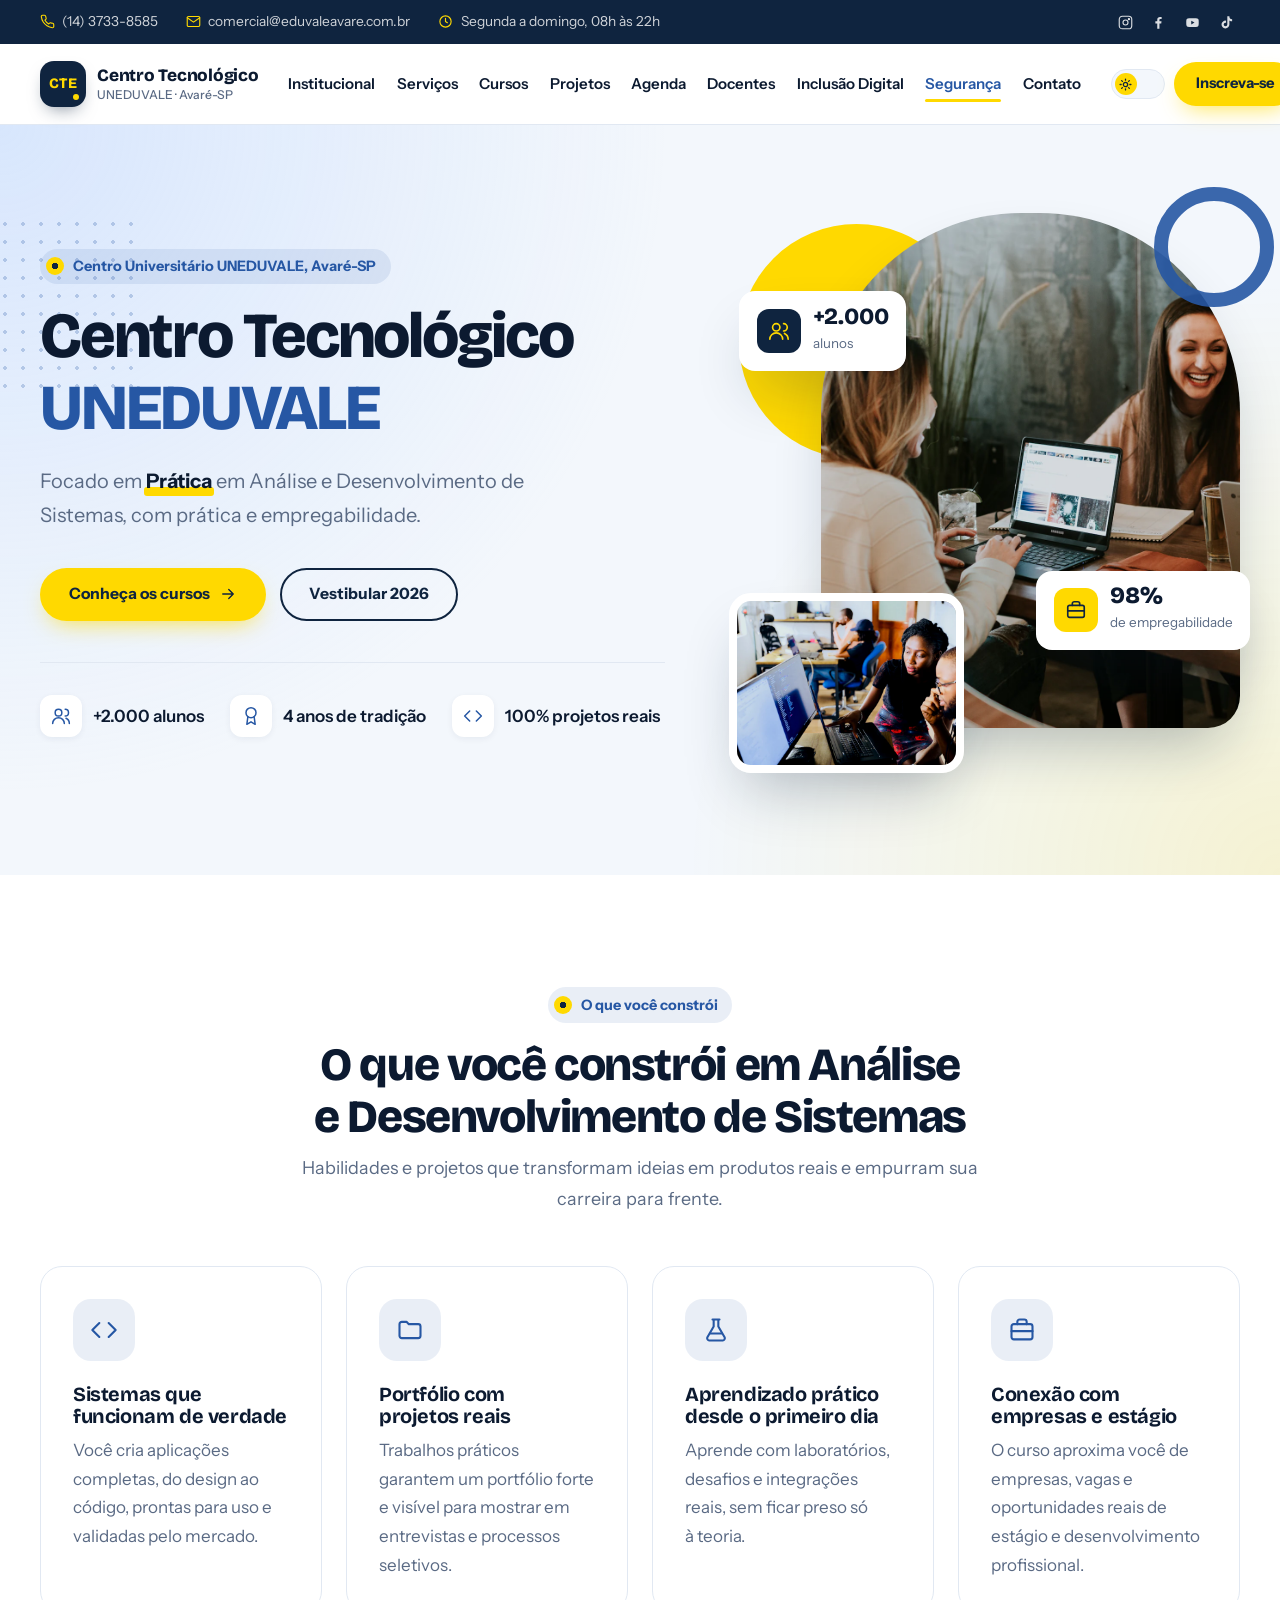
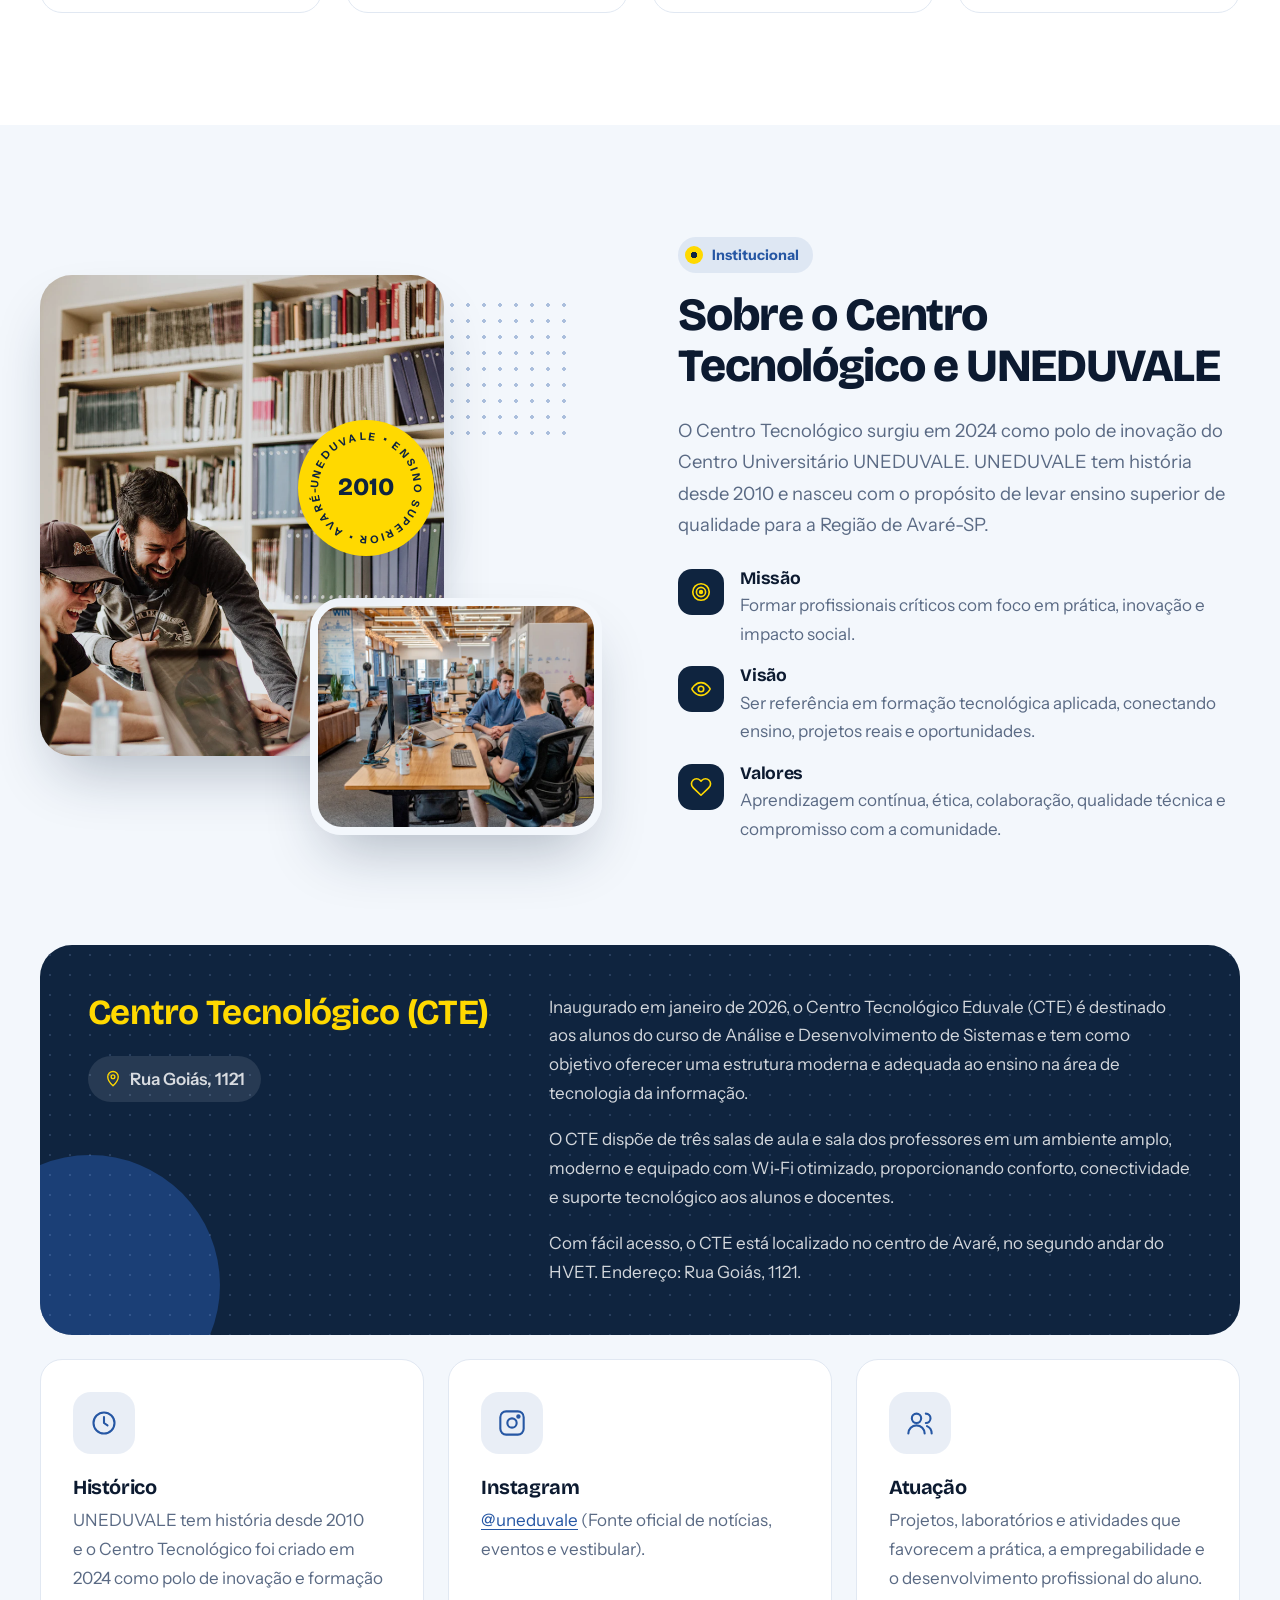
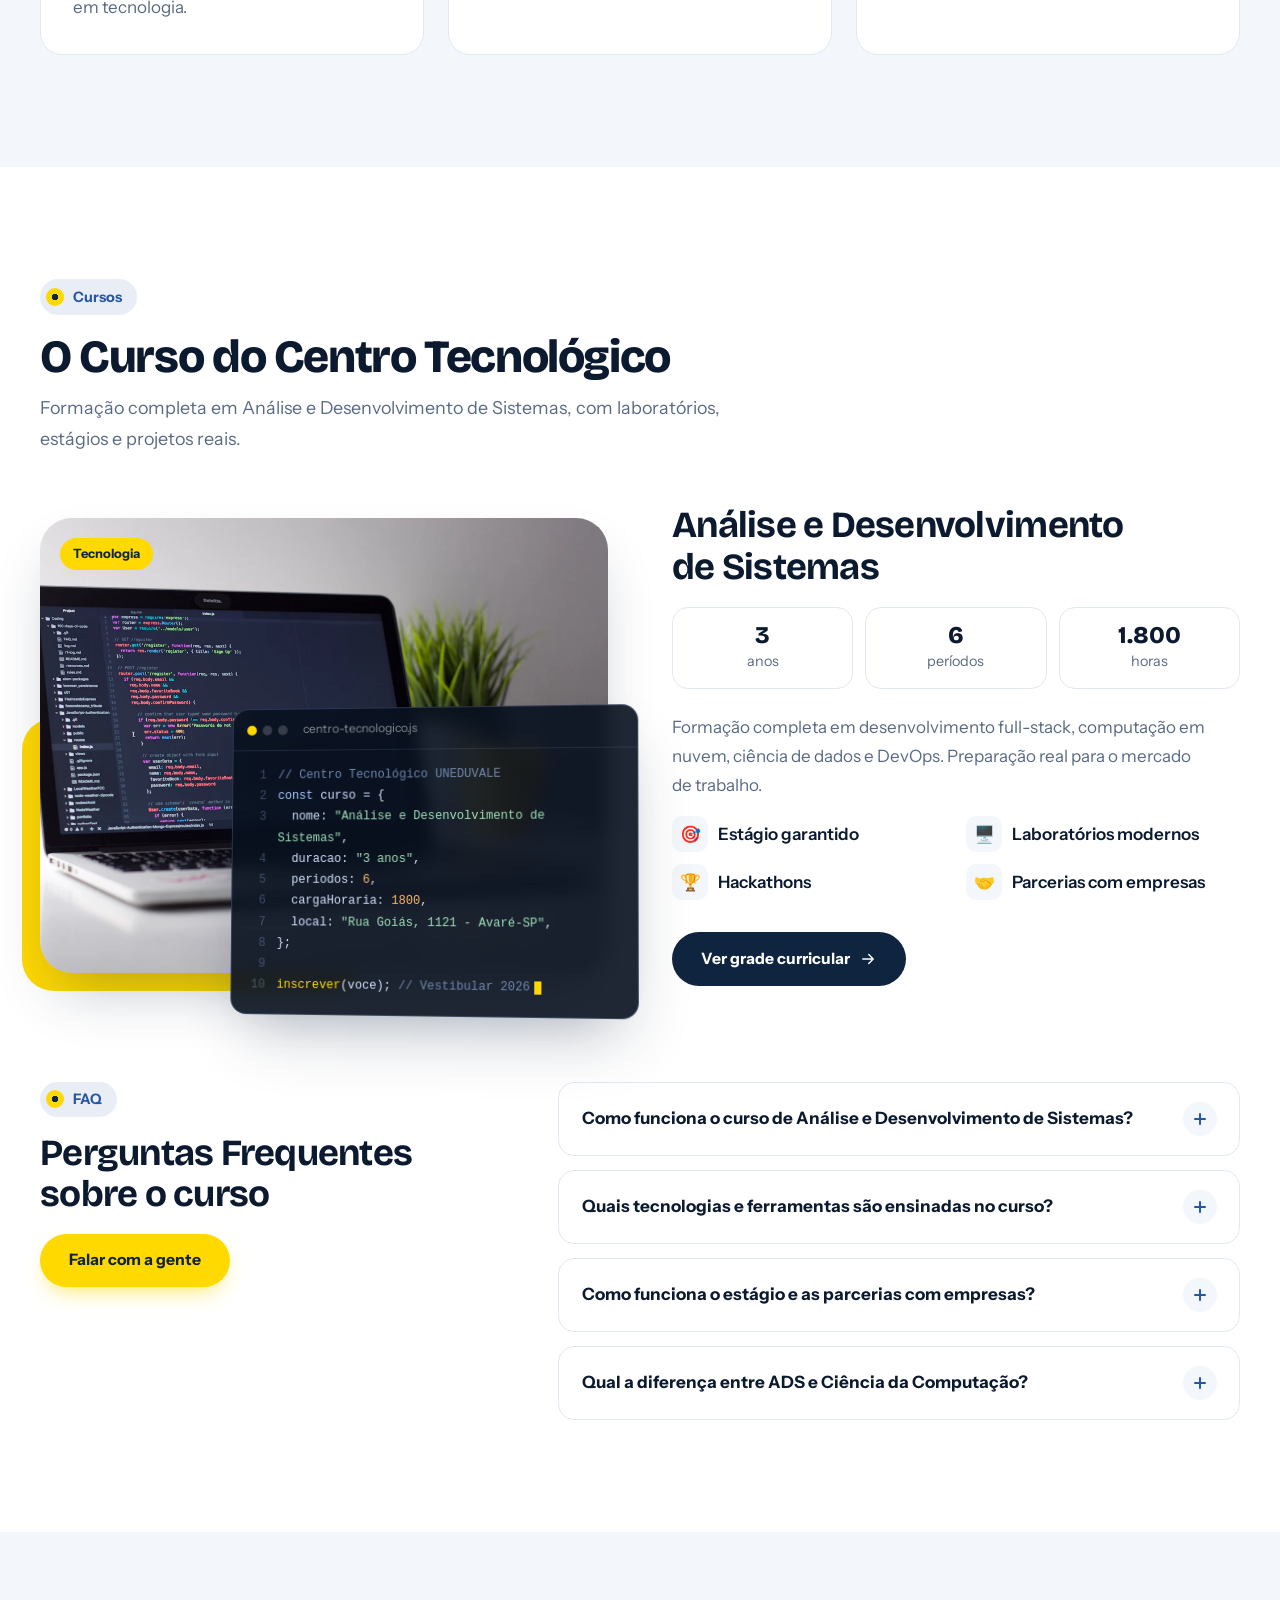
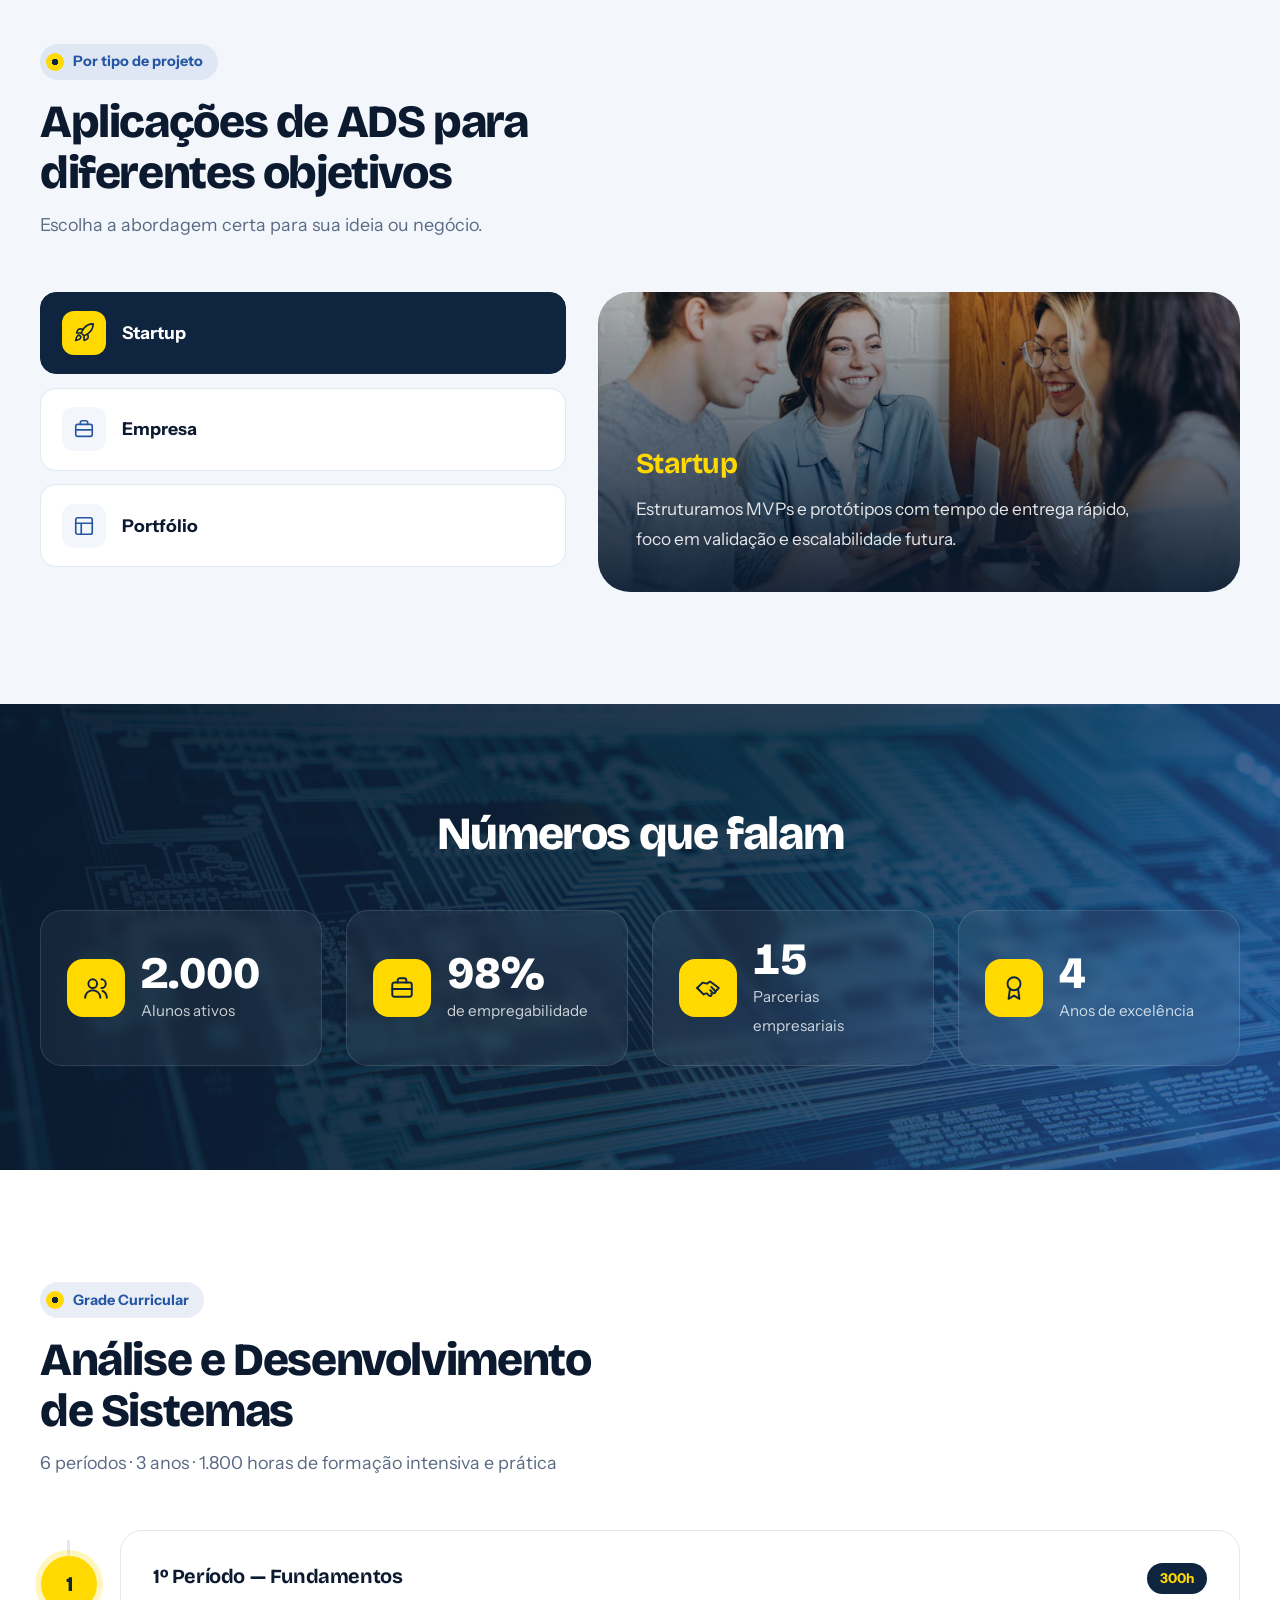
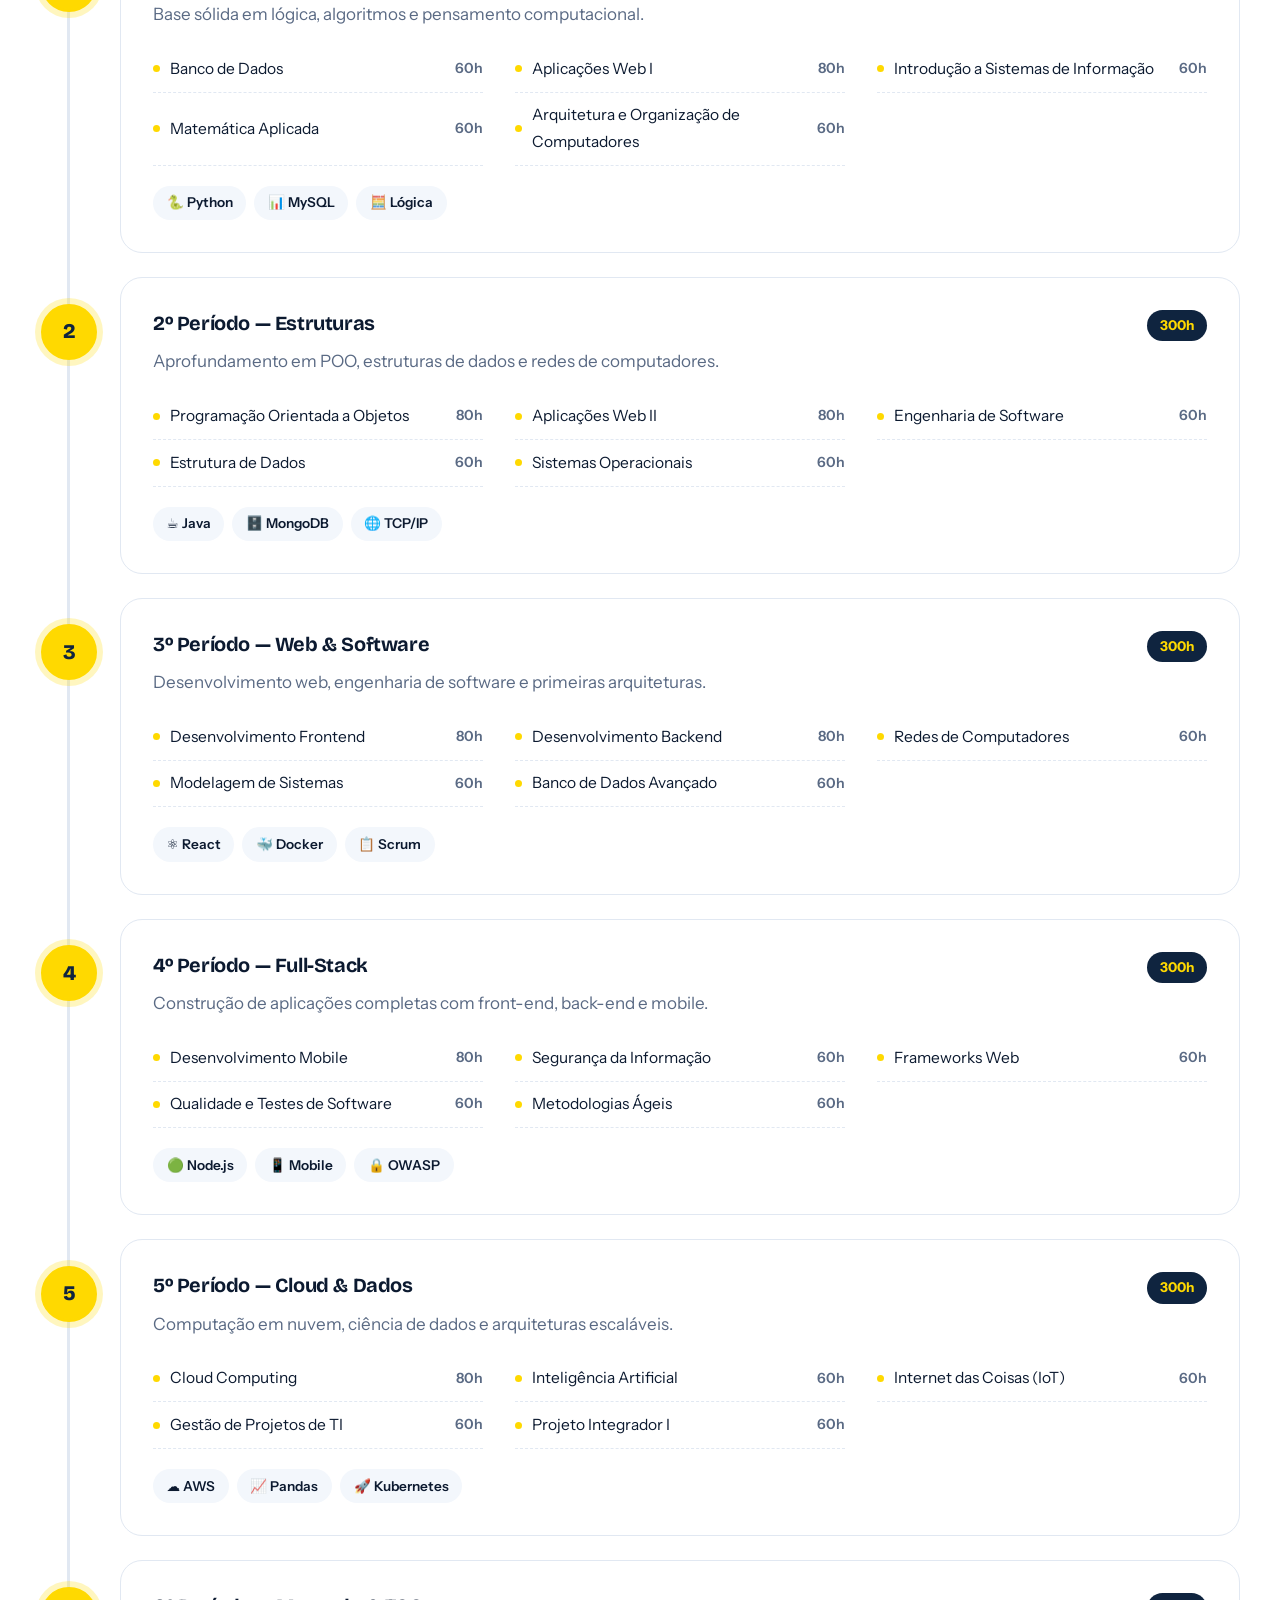
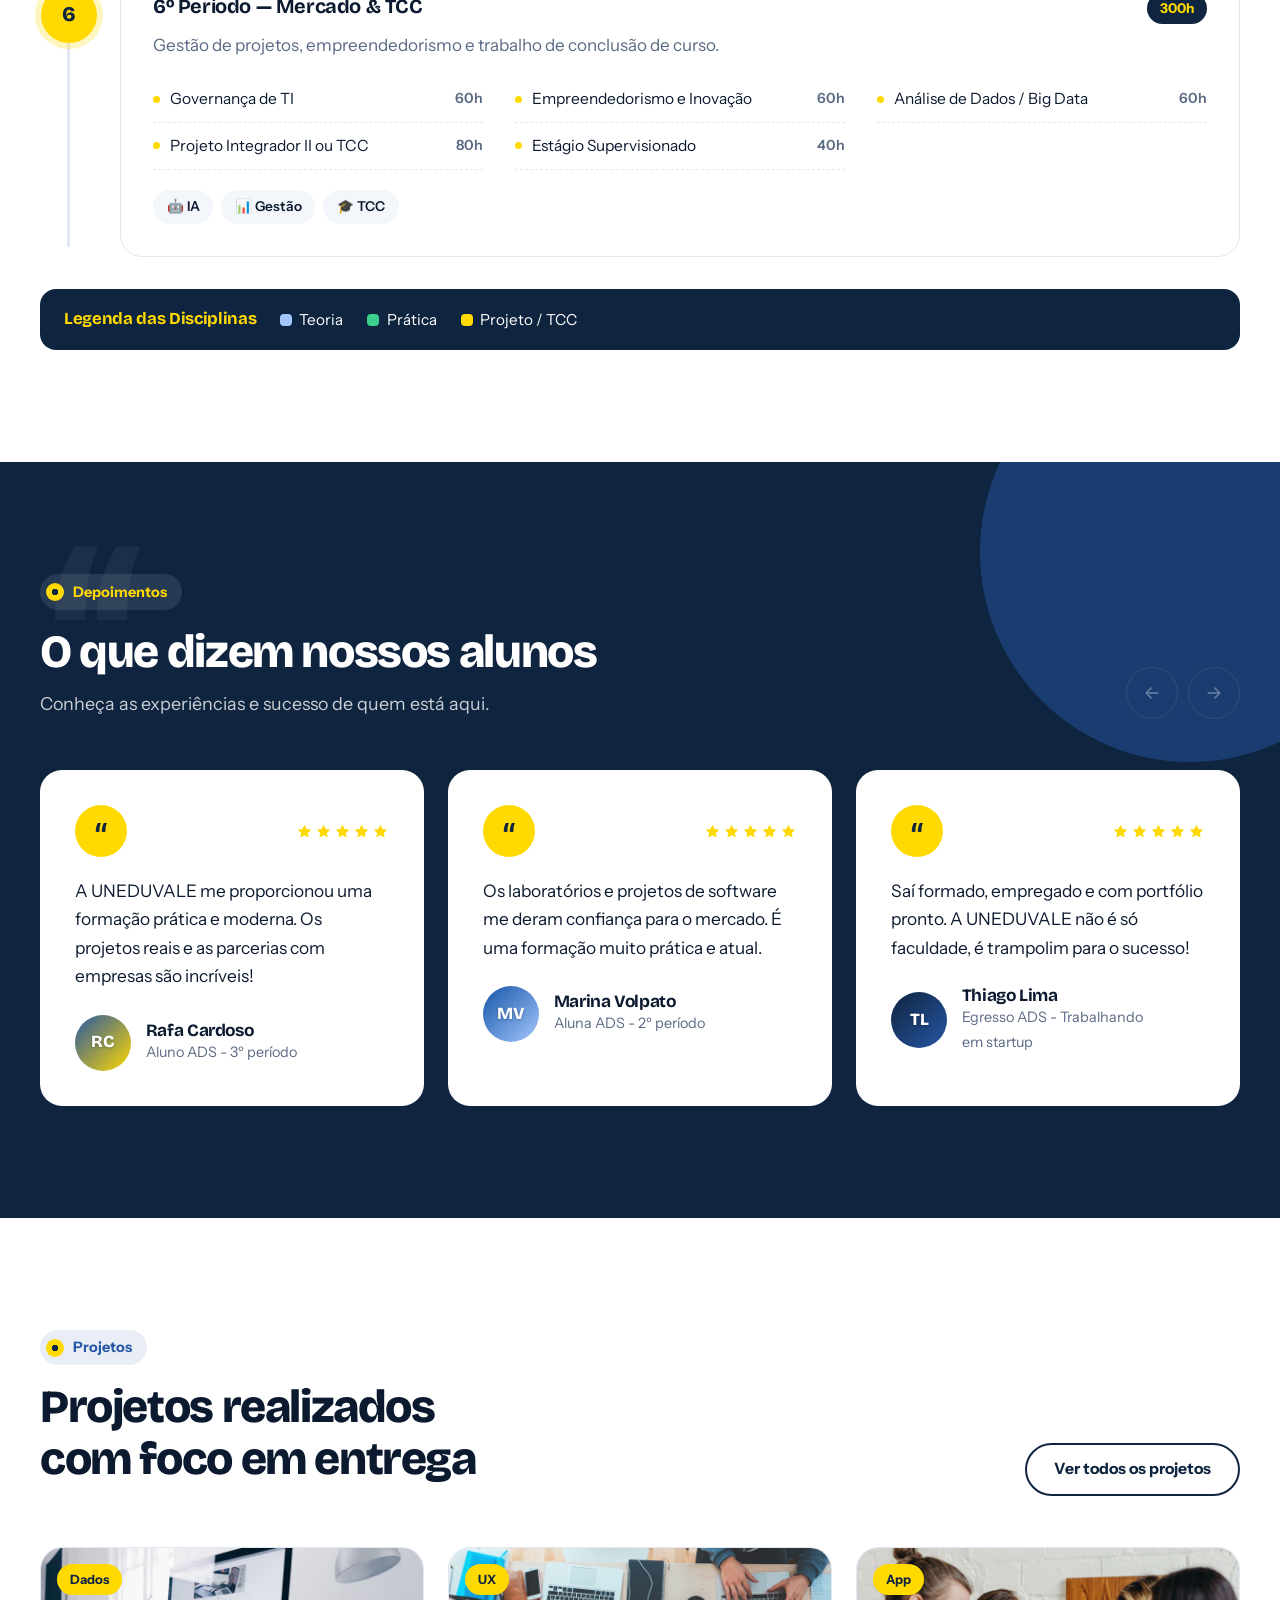
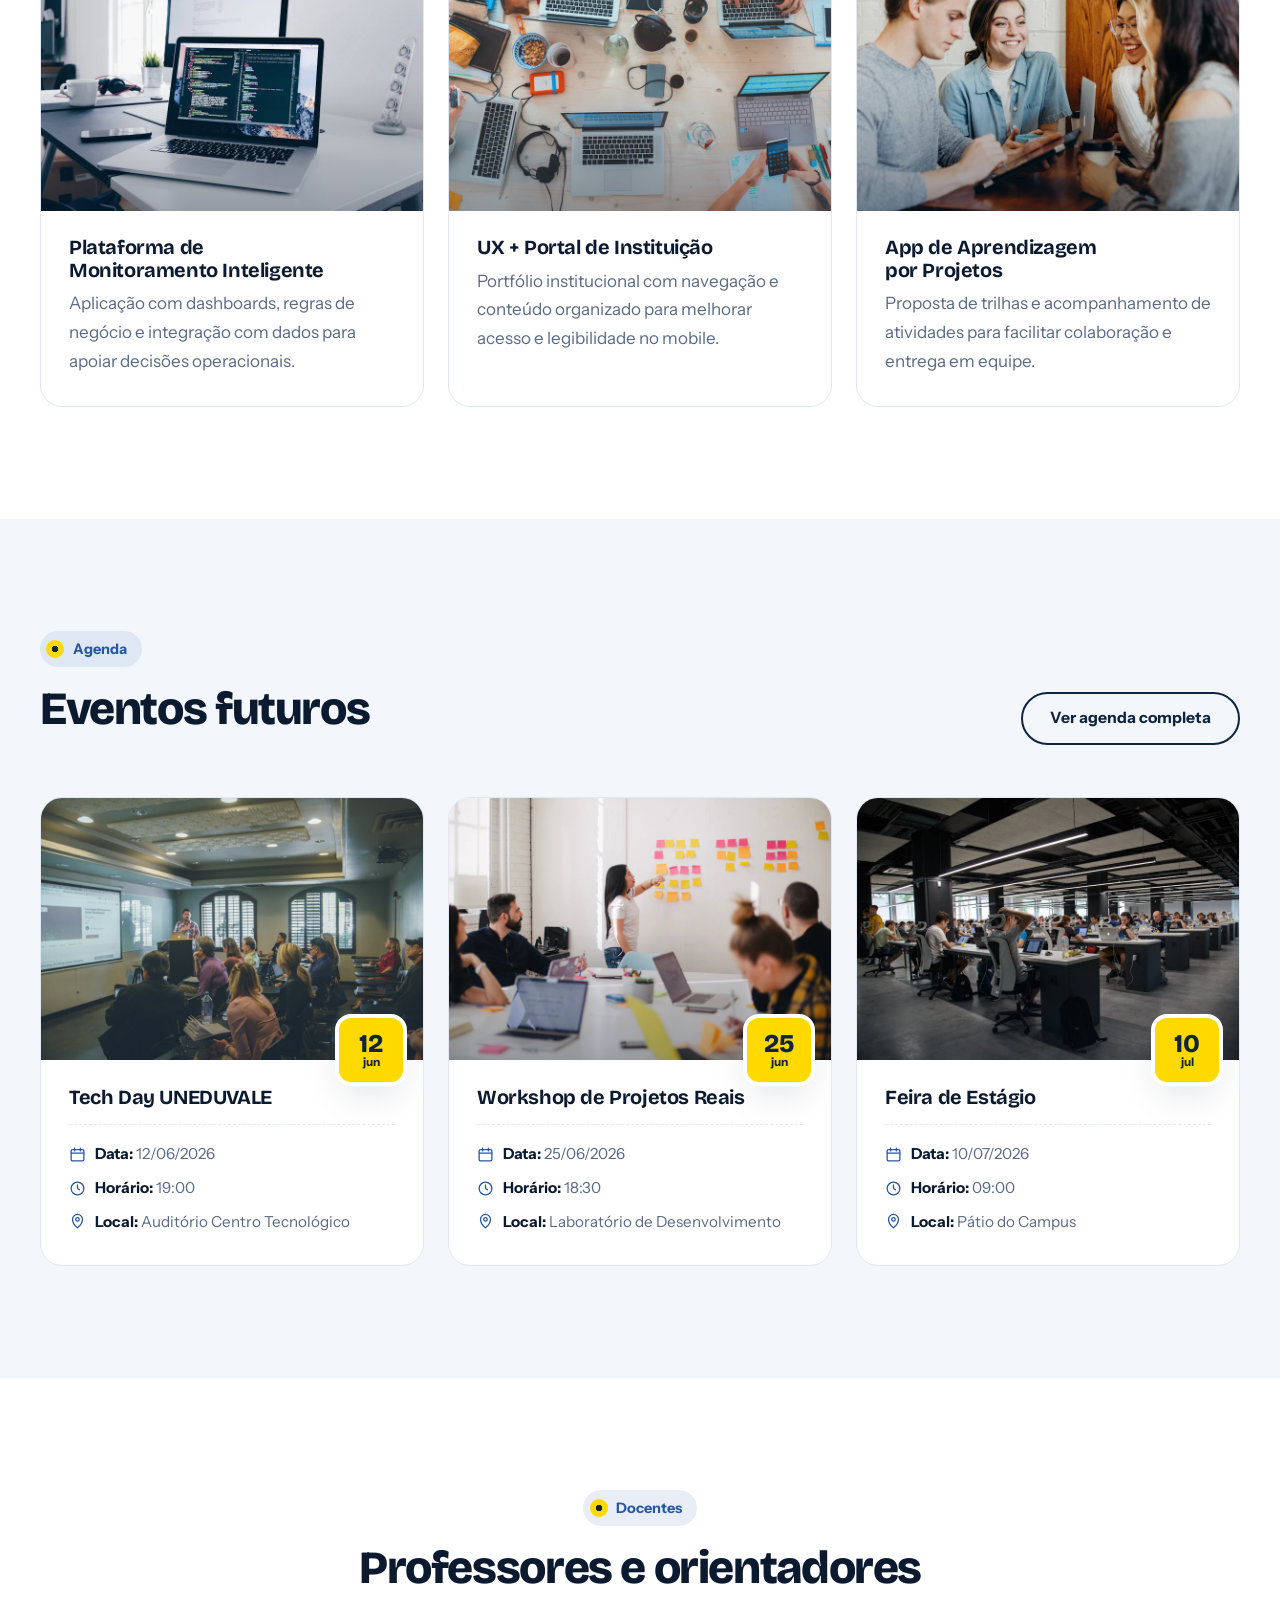
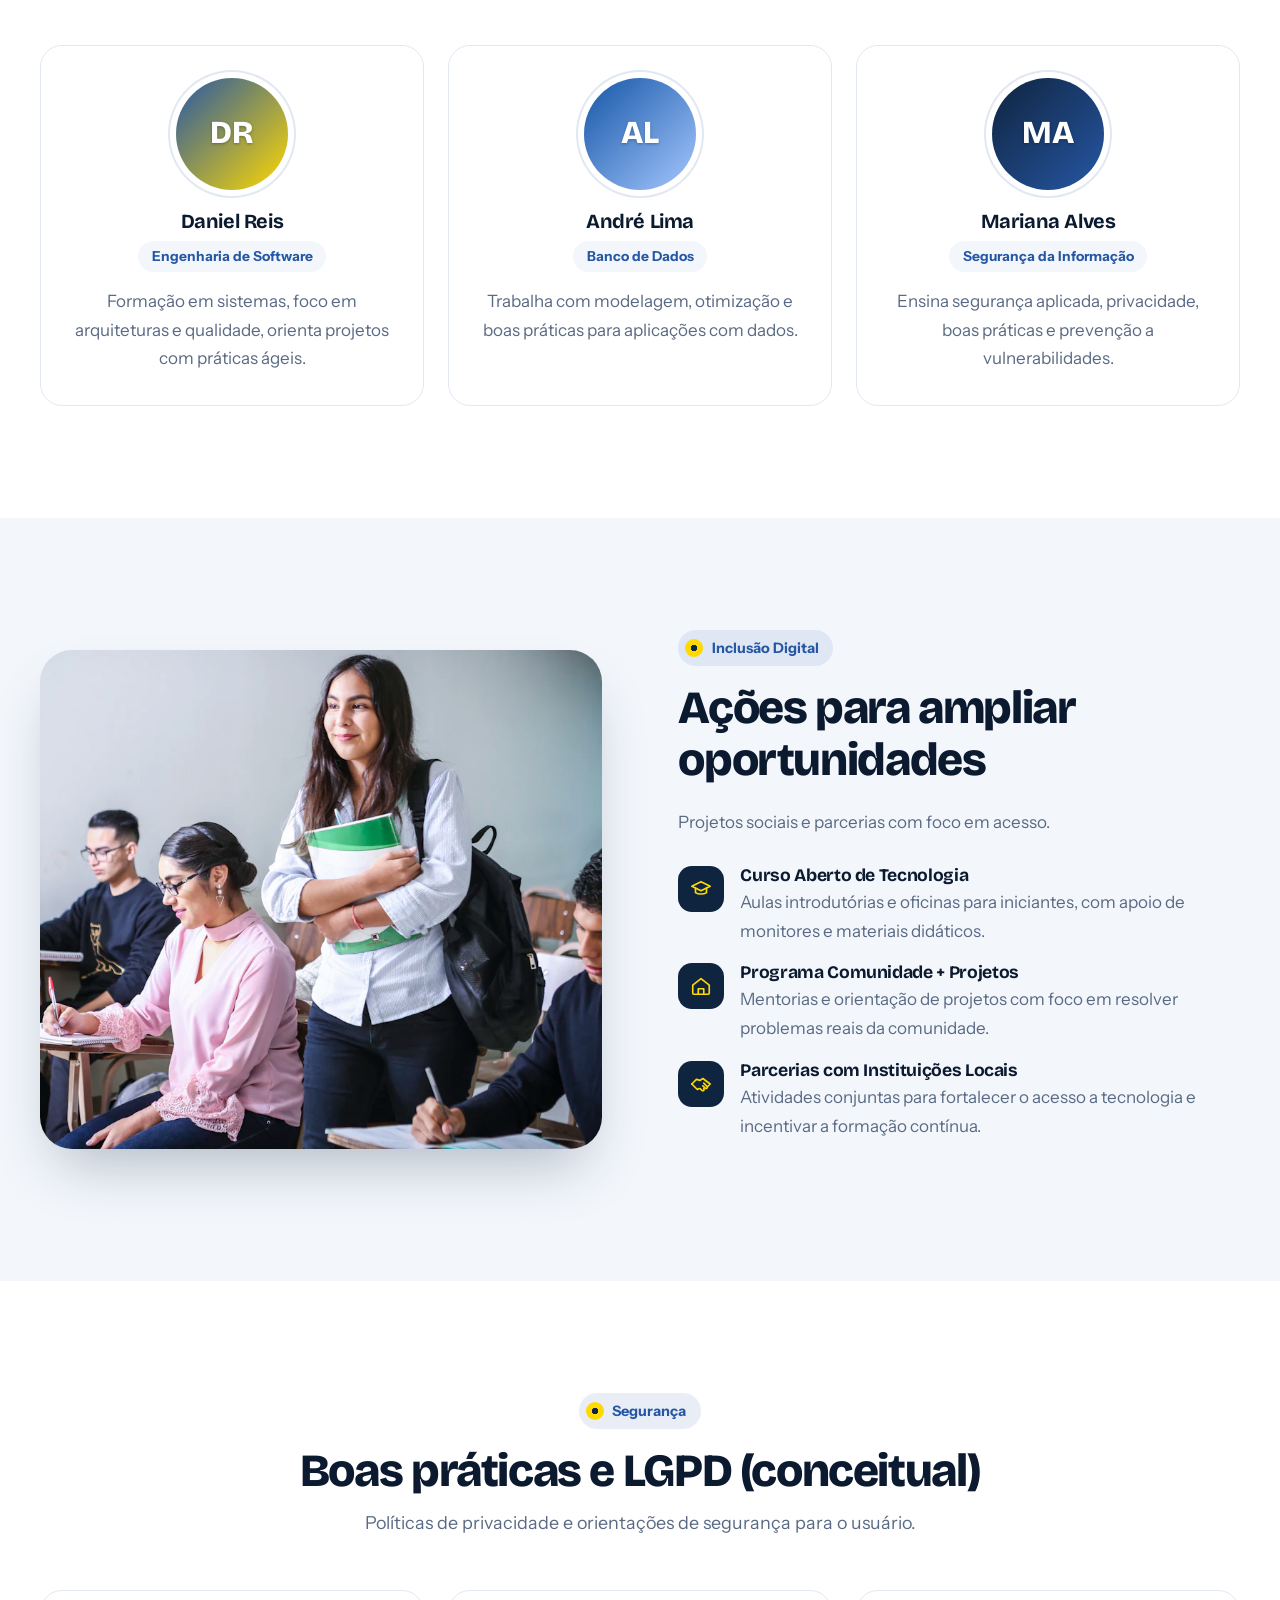
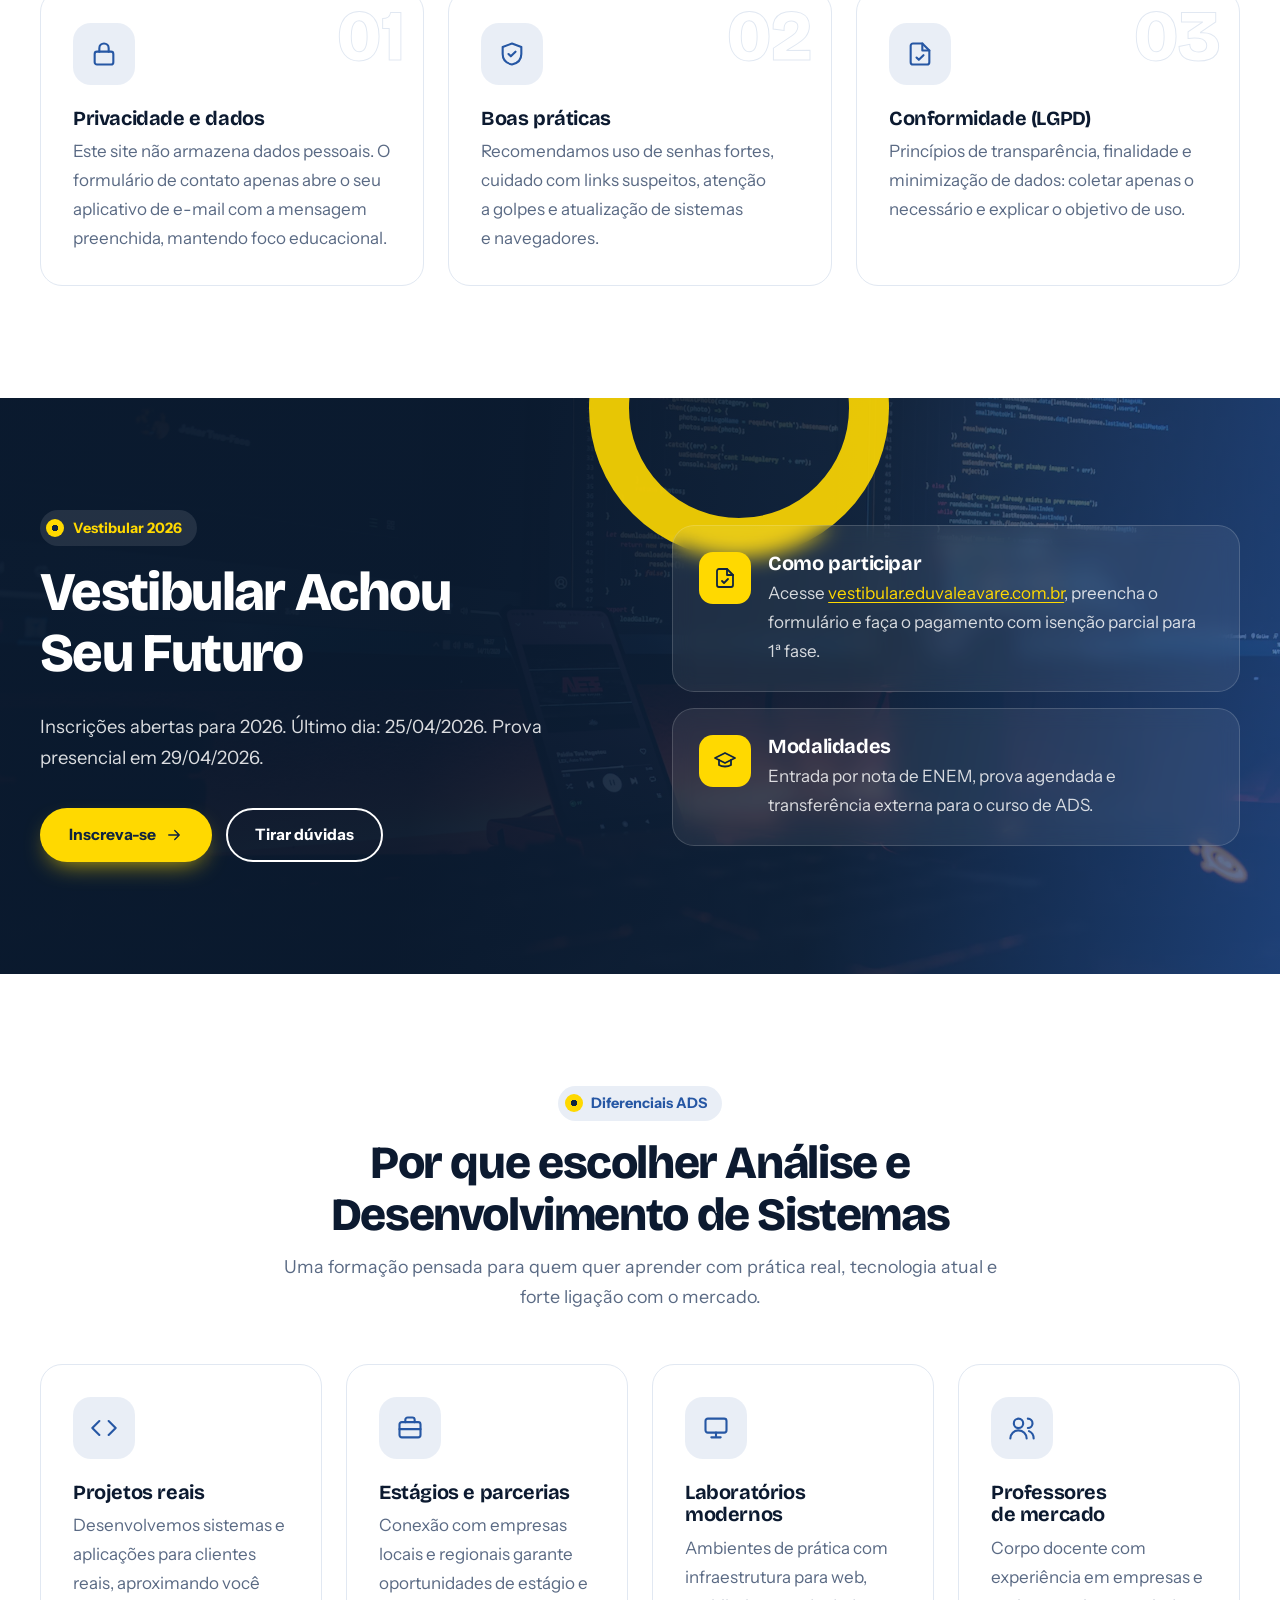
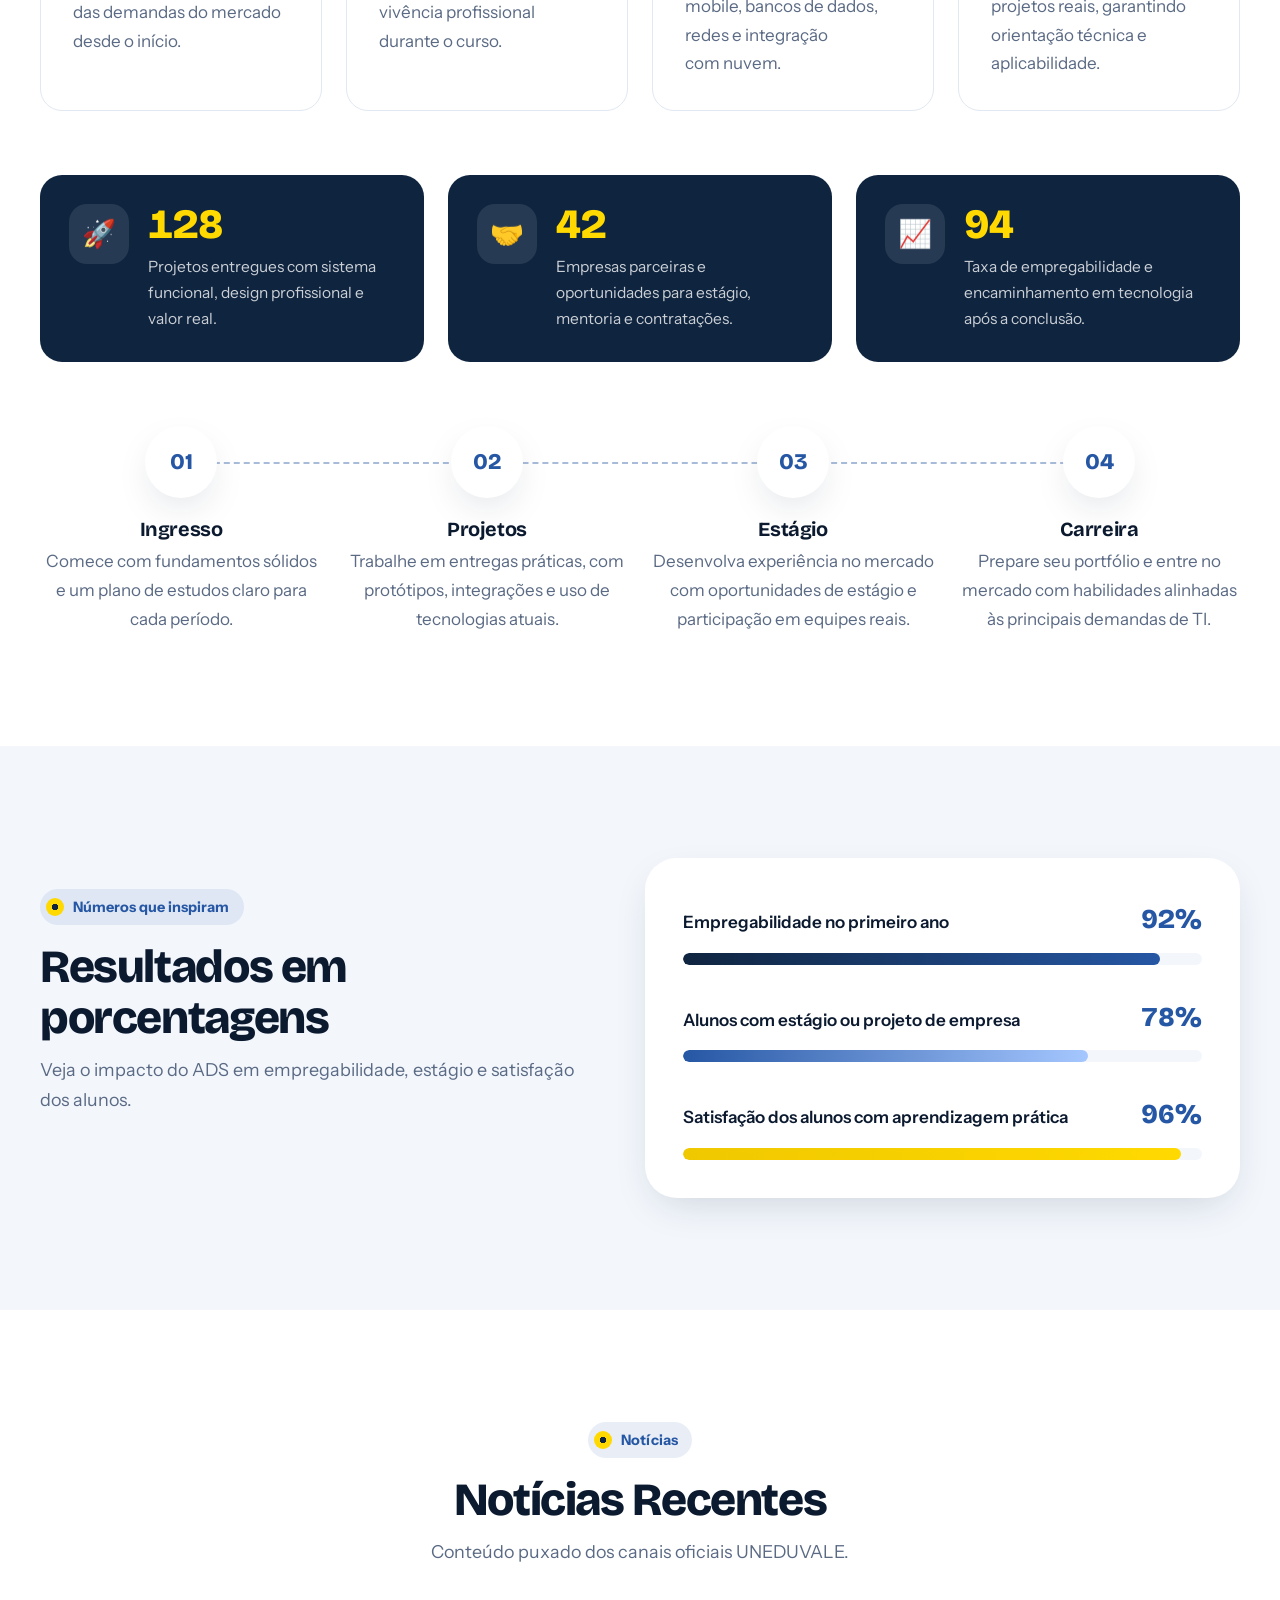
<file: index.html>
<!DOCTYPE html>
<html lang="pt-BR">
<head>
  <meta charset="UTF-8" />
  <meta name="viewport" content="width=device-width, initial-scale=1.0" />
  <title>Centro Tecnológico | UNEDUVALE</title>
  <meta name="description" content="Centro Tecnológico UNEDUVALE em Avaré-SP: Análise e Desenvolvimento de Sistemas com prática, projetos reais e empregabilidade." />
  <meta name="theme-color" content="#0f243f" />
  <script>
    (function () {
      var d = document.documentElement, t = null;
      d.classList.add('js');
      try { t = localStorage.getItem('theme'); } catch (e) {}
      if (!t) t = window.matchMedia('(prefers-color-scheme: dark)').matches ? 'dark' : 'light';
      d.dataset.theme = t;
    })();
  </script>
  <link rel="preconnect" href="https://fonts.googleapis.com" />
  <link rel="preconnect" href="https://fonts.gstatic.com" crossorigin />
  <link href="https://fonts.googleapis.com/css2?family=Bricolage+Grotesque:opsz,wght@12..96,500..800&family=Instrument+Sans:wght@400..700&display=swap" rel="stylesheet" />
  <link rel="stylesheet" href="assets/vendor/swiper/swiper-bundle.min.css" />
  <link rel="stylesheet" href="styles.css" />
  <script src="assets/vendor/swiper/swiper-bundle.min.js" defer></script>
  <script src="app.js" defer></script>
</head>
<body>
  <a class="skip-link" href="#conteudo">Pular para o conteúdo</a>
  <div class="read-progress" aria-hidden="true"></div>

  <div class="topbar">
    <div class="container topbar-inner">
      <ul class="topbar-info">
        <li><a href="tel:+551437338585"><svg viewBox="0 0 24 24" fill="none" stroke="currentColor" stroke-width="1.8" stroke-linecap="round" stroke-linejoin="round" aria-hidden="true"><path d="M22 16.9v3a2 2 0 0 1-2.2 2 19.8 19.8 0 0 1-8.6-3.1 19.5 19.5 0 0 1-6-6A19.8 19.8 0 0 1 2.1 4.2 2 2 0 0 1 4.1 2h3a2 2 0 0 1 2 1.7c.1 1 .4 1.9.7 2.8a2 2 0 0 1-.5 2.1L8 9.9a16 16 0 0 0 6 6l1.3-1.3a2 2 0 0 1 2.1-.4c.9.3 1.8.6 2.8.7a2 2 0 0 1 1.7 2z"/></svg> (14) 3733-8585</a></li>
        <li><a href="mailto:comercial@eduvaleavare.com.br"><svg viewBox="0 0 24 24" fill="none" stroke="currentColor" stroke-width="1.8" stroke-linecap="round" stroke-linejoin="round" aria-hidden="true"><rect x="2" y="4" width="20" height="16" rx="2"/><path d="M22 6l-10 7L2 6"/></svg> comercial@eduvaleavare.com.br</a></li>
        <li><svg viewBox="0 0 24 24" fill="none" stroke="currentColor" stroke-width="1.8" stroke-linecap="round" stroke-linejoin="round" aria-hidden="true"><circle cx="12" cy="12" r="9"/><path d="M12 7v5l3 2"/></svg> Segunda a domingo, 08h às 22h</li>
      </ul>
      <div class="topbar-social"><a href="https://www.instagram.com/uneduvale" target="_blank" rel="noopener" aria-label="Instagram UNEDUVALE"><svg viewBox="0 0 24 24" fill="none" stroke="currentColor" stroke-width="1.8" stroke-linecap="round" stroke-linejoin="round" aria-hidden="true"><rect x="2" y="2" width="20" height="20" rx="5"/><circle cx="12" cy="12" r="4"/><circle cx="17.5" cy="6.5" r="1" fill="currentColor"/></svg></a><a href="https://www.facebook.com/uneduvale" target="_blank" rel="noopener" aria-label="Facebook UNEDUVALE"><svg viewBox="0 0 24 24" aria-hidden="true"><path fill="currentColor" d="M13.5 22v-8.5h2.9l.4-3.4h-3.3V7.9c0-1 .3-1.6 1.7-1.6h1.8V3.2a24 24 0 0 0-2.6-.1c-2.6 0-4.4 1.6-4.4 4.5v2.5H7v3.4h3v8.5h3.5Z"/></svg></a><a href="https://www.youtube.com/@uneduvale" target="_blank" rel="noopener" aria-label="Youtube UNEDUVALE"><svg viewBox="0 0 24 24" aria-hidden="true"><path fill="currentColor" d="M21.6 7.2a2.5 2.5 0 0 0-1.8-1.8C18.3 5 12 5 12 5s-6.3 0-7.8.4A2.5 2.5 0 0 0 2.4 7.2C2 8.7 2 12 2 12s0 3.3.4 4.8a2.5 2.5 0 0 0 1.8 1.8C5.7 19 12 19 12 19s6.3 0 7.8-.4a2.5 2.5 0 0 0 1.8-1.8c.4-1.5.4-4.8.4-4.8s0-3.3-.4-4.8ZM10 15V9l5.2 3L10 15Z"/></svg></a><a href="https://www.tiktok.com/@uneduvale" target="_blank" rel="noopener" aria-label="Tiktok UNEDUVALE"><svg viewBox="0 0 24 24" aria-hidden="true"><path fill="currentColor" d="M16.6 2h-3.3v13.2a2.9 2.9 0 1 1-2.9-2.9c.3 0 .6 0 .9.1V9a6.3 6.3 0 1 0 5.3 6.2V8.6a8 8 0 0 0 4.4 1.4V6.7A4.6 4.6 0 0 1 16.6 2Z"/></svg></a></div>
    </div>
  </div>

  <header class="site-header">
    <div class="container header-inner">
      <a href="index.html" class="brand" aria-label="Centro Tecnológico UNEDUVALE, página inicial">
          <span class="brand-mark" aria-hidden="true">CTE</span>
          <span>Centro Tecnológico<small>UNEDUVALE · Avaré-SP</small></span>
        </a>

      <nav class="main-nav" id="mainNav" aria-label="Principal">
        <a href="#sobre">Institucional</a>
        <a href="#solucoes">Serviços</a>
        <a href="#cursos">Cursos</a>
        <a href="#projetos">Projetos</a>
        <a href="#agenda">Agenda</a>
        <a href="#docentes">Docentes</a>
        <a href="#inclusao">Inclusão Digital</a>
        <a href="#seguranca">Segurança</a>
        <a href="#contato">Contato</a>
      </nav>

      <div class="header-actions">
        <button type="button" class="theme-switch" aria-label="Alternar tema">
          <span class="thumb">
            <svg class="icon-sun" viewBox="0 0 24 24" fill="none" stroke="currentColor" stroke-width="2.4" stroke-linecap="round" aria-hidden="true"><circle cx="12" cy="12" r="4"/><path d="M12 2v2M12 20v2M4.9 4.9l1.4 1.4M17.7 17.7l1.4 1.4M2 12h2M20 12h2M4.9 19.1l1.4-1.4M17.7 6.3l1.4-1.4"/></svg>
            <svg class="icon-moon" viewBox="0 0 24 24" fill="currentColor" aria-hidden="true"><path d="M21 12.8A9 9 0 1 1 11.2 3a7 7 0 0 0 9.8 9.8z"/></svg>
          </span>
        </button>
        <a class="btn btn-primary btn-sm" href="#vestibular">Inscreva-se</a>
        <button type="button" class="menu-toggle" aria-controls="mainNav" aria-expanded="false" aria-label="Abrir menu">
          <span class="bars" aria-hidden="true"><span></span><span></span><span></span></span>
        </button>
      </div>
    </div>
  </header>
  <div class="nav-overlay" aria-hidden="true"></div>

  <main id="conteudo">
<section id="hero" class="hero">
      <div class="container hero-grid">
        <div class="hero-in">
          <span class="kicker">Centro Universitário UNEDUVALE, Avaré-SP</span>
          <h1>Centro Tecnológico <span class="stroke">UNEDUVALE</span></h1>
          <p class="hero-subtitle">Focado em <span class="rotating-word" data-words="Inovação,Prática,Empregabilidade,Tecnologia,Sucesso">Inovação</span> em Análise e Desenvolvimento de Sistemas, com prática e empregabilidade.</p>
          <div class="hero-actions">
            <a class="btn btn-primary" href="#cursos" data-magnetic>Conheça os cursos <svg viewBox="0 0 24 24" fill="none" stroke="currentColor" stroke-width="1.8" stroke-linecap="round" stroke-linejoin="round" aria-hidden="true"><path d="M5 12h14M13 6l6 6-6 6"/></svg></a>
            <a class="btn btn-ghost" href="#vestibular" data-magnetic>Vestibular 2026</a>
          </div>
          <ul class="hero-badges">
            <li><span class="ico"><svg viewBox="0 0 24 24" fill="none" stroke="currentColor" stroke-width="1.8" stroke-linecap="round" stroke-linejoin="round" aria-hidden="true"><circle cx="9" cy="8" r="4"/><path d="M2 21a7 7 0 0 1 14 0"/><path d="M17 4a4 4 0 0 1 0 8M22 21a7 7 0 0 0-4-6.3"/></svg></span>+2.000 alunos</li>
            <li><span class="ico"><svg viewBox="0 0 24 24" fill="none" stroke="currentColor" stroke-width="1.8" stroke-linecap="round" stroke-linejoin="round" aria-hidden="true"><circle cx="12" cy="8" r="6"/><path d="M8.2 13.2L7 22l5-3 5 3-1.2-8.8"/></svg></span>4 anos de tradição</li>
            <li><span class="ico"><svg viewBox="0 0 24 24" fill="none" stroke="currentColor" stroke-width="1.8" stroke-linecap="round" stroke-linejoin="round" aria-hidden="true"><polyline points="16 18 22 12 16 6"/><polyline points="8 6 2 12 8 18"/></svg></span>100% projetos reais</li>
          </ul>
        </div>

        <div class="hero-media">
          <span class="shape" aria-hidden="true"></span>
          <span class="ring" aria-hidden="true"></span>
          <figure class="hero-photo"><img src="assets/img/hero-alunos.webp" alt="Estudantes trabalhando juntos com notebooks" decoding="async" loading="eager" fetchpriority="high" /></figure>
          <figure class="hero-photo-sm"><img src="assets/img/hero-codigo.webp" alt="Dupla programando em frente ao computador" loading="lazy" decoding="async" /></figure>
          <div class="float-card one"><span class="ico"><svg viewBox="0 0 24 24" fill="none" stroke="currentColor" stroke-width="1.8" stroke-linecap="round" stroke-linejoin="round" aria-hidden="true"><circle cx="9" cy="8" r="4"/><path d="M2 21a7 7 0 0 1 14 0"/><path d="M17 4a4 4 0 0 1 0 8M22 21a7 7 0 0 0-4-6.3"/></svg></span><div><strong>+2.000</strong><span>alunos</span></div></div>
          <div class="float-card two"><span class="ico"><svg viewBox="0 0 24 24" fill="none" stroke="currentColor" stroke-width="1.8" stroke-linecap="round" stroke-linejoin="round" aria-hidden="true"><rect x="3" y="7" width="18" height="13" rx="2"/><path d="M8 7V5a2 2 0 0 1 2-2h4a2 2 0 0 1 2 2v2M3 13h18"/></svg></span><div><strong>98%</strong><span>de empregabilidade</span></div></div>
        </div>
      </div>
    </section>

    <section id="solucoes" class="section">
      <div class="container">
        <div class="heading center reveal">
          <span class="kicker">O que você constrói</span>
          <h2>O que você constrói em Análise e Desenvolvimento de Sistemas</h2>
          <p>Habilidades e projetos que transformam ideias em produtos reais e empurram sua carreira para frente.</p>
        </div>
        <div class="grid" data-stagger>
          <article class="card fill-card lift">
            <div class="card-icon"><svg viewBox="0 0 24 24" fill="none" stroke="currentColor" stroke-width="1.8" stroke-linecap="round" stroke-linejoin="round" aria-hidden="true"><polyline points="16 18 22 12 16 6"/><polyline points="8 6 2 12 8 18"/></svg></div>
            <h3>Sistemas que funcionam de verdade</h3>
            <p>Você cria aplicações completas, do design ao código, prontas para uso e validadas pelo mercado.</p>
          </article>
          <article class="card fill-card lift">
            <div class="card-icon"><svg viewBox="0 0 24 24" fill="none" stroke="currentColor" stroke-width="1.8" stroke-linecap="round" stroke-linejoin="round" aria-hidden="true"><path d="M3 7a2 2 0 0 1 2-2h4l2 2h8a2 2 0 0 1 2 2v8a2 2 0 0 1-2 2H5a2 2 0 0 1-2-2z"/></svg></div>
            <h3>Portfólio com projetos reais</h3>
            <p>Trabalhos práticos garantem um portfólio forte e visível para mostrar em entrevistas e processos seletivos.</p>
          </article>
          <article class="card fill-card lift">
            <div class="card-icon"><svg viewBox="0 0 24 24" fill="none" stroke="currentColor" stroke-width="1.8" stroke-linecap="round" stroke-linejoin="round" aria-hidden="true"><path d="M9 3h6M10 3v6L4.5 18.5A2 2 0 0 0 6.2 21h11.6a2 2 0 0 0 1.7-2.5L14 9V3"/><path d="M7 15h10"/></svg></div>
            <h3>Aprendizado prático desde o primeiro dia</h3>
            <p>Aprende com laboratórios, desafios e integrações reais, sem ficar preso só à teoria.</p>
          </article>
          <article class="card fill-card lift">
            <div class="card-icon"><svg viewBox="0 0 24 24" fill="none" stroke="currentColor" stroke-width="1.8" stroke-linecap="round" stroke-linejoin="round" aria-hidden="true"><rect x="3" y="7" width="18" height="13" rx="2"/><path d="M8 7V5a2 2 0 0 1 2-2h4a2 2 0 0 1 2 2v2M3 13h18"/></svg></div>
            <h3>Conexão com empresas e estágio</h3>
            <p>O curso aproxima você de empresas, vagas e oportunidades reais de estágio e desenvolvimento profissional.</p>
          </article>
        </div>
      </div>
    </section>

    <section id="sobre" class="section section-soft">
      <div class="container">
        <div class="about">
          <div class="collage reveal from-left">
            <span class="dots" aria-hidden="true"></span>
            <figure class="c1"><img src="assets/img/sobre-1.webp" alt="Estudantes conversando em volta de um notebook" loading="lazy" decoding="async" /></figure>
            <figure class="c2"><img src="assets/img/sobre-2.webp" alt="Equipe reunida em um ambiente de trabalho com computadores" loading="lazy" decoding="async" /></figure>
            <div class="since" aria-hidden="true">
              <svg viewBox="0 0 120 120"><defs><path id="circ" d="M60,60 m-48,0 a48,48 0 1,1 96,0 a48,48 0 1,1 -96,0"/></defs><text><textPath href="#circ">UNEDUVALE • ENSINO SUPERIOR • AVARÉ-SP •</textPath></text></svg>
              <strong>2010</strong>
            </div>
          </div>
          <div class="reveal from-right">
            <span class="kicker">Institucional</span>
            <h2>Sobre o Centro Tecnológico e UNEDUVALE</h2>
            <p class="lead">O Centro Tecnológico surgiu em 2024 como polo de inovação do Centro Universitário UNEDUVALE. UNEDUVALE tem história desde 2010 e nasceu com o propósito de levar ensino superior de qualidade para a Região de Avaré-SP.</p>
            <ul class="checks">
              <li><span class="ico"><svg viewBox="0 0 24 24" fill="none" stroke="currentColor" stroke-width="1.8" stroke-linecap="round" stroke-linejoin="round" aria-hidden="true"><circle cx="12" cy="12" r="9"/><circle cx="12" cy="12" r="5"/><circle cx="12" cy="12" r="1.5" fill="currentColor"/></svg></span><div><h3>Missão</h3><p>Formar profissionais críticos com foco em prática, inovação e impacto social.</p></div></li>
              <li><span class="ico"><svg viewBox="0 0 24 24" fill="none" stroke="currentColor" stroke-width="1.8" stroke-linecap="round" stroke-linejoin="round" aria-hidden="true"><path d="M2 12s3.5-7 10-7 10 7 10 7-3.5 7-10 7S2 12 2 12z"/><circle cx="12" cy="12" r="3"/></svg></span><div><h3>Visão</h3><p>Ser referência em formação tecnológica aplicada, conectando ensino, projetos reais e oportunidades.</p></div></li>
              <li><span class="ico"><svg viewBox="0 0 24 24" fill="none" stroke="currentColor" stroke-width="1.8" stroke-linecap="round" stroke-linejoin="round" aria-hidden="true"><path d="M20.8 4.6a5.5 5.5 0 0 0-7.8 0L12 5.7l-1-1.1a5.5 5.5 0 0 0-7.8 7.8l1 1.1L12 21l7.8-7.5 1-1.1a5.5 5.5 0 0 0 0-7.8z"/></svg></span><div><h3>Valores</h3><p>Aprendizagem contínua, ética, colaboração, qualidade técnica e compromisso com a comunidade.</p></div></li>
            </ul>
          </div>
        </div>

        <article class="cte-box reveal">
          <div>
            <h3>Centro Tecnológico (CTE)</h3>
            <p class="pin"><svg viewBox="0 0 24 24" fill="none" stroke="currentColor" stroke-width="1.8" stroke-linecap="round" stroke-linejoin="round" aria-hidden="true"><path d="M12 21s7-6.1 7-12a7 7 0 0 0-14 0c0 5.9 7 12 7 12z"/><circle cx="12" cy="9" r="2.5"/></svg> Rua Goiás, 1121</p>
          </div>
          <div>
            <p>Inaugurado em janeiro de 2026, o Centro Tecnológico Eduvale (CTE) é destinado aos alunos do curso de Análise e Desenvolvimento de Sistemas e tem como objetivo oferecer uma estrutura moderna e adequada ao ensino na área de tecnologia da informação.</p>
            <p>O CTE dispõe de três salas de aula e sala dos professores em um ambiente amplo, moderno e equipado com Wi‑Fi otimizado, proporcionando conforto, conectividade e suporte tecnológico aos alunos e docentes.</p>
            <p>Com fácil acesso, o CTE está localizado no centro de Avaré, no segundo andar do HVET. Endereço: Rua Goiás, 1121.</p>
          </div>
        </article>

        <div class="grid grid-3 mini-grid" data-stagger>
          <article class="card fill-card lift">
            <div class="card-icon"><svg viewBox="0 0 24 24" fill="none" stroke="currentColor" stroke-width="1.8" stroke-linecap="round" stroke-linejoin="round" aria-hidden="true"><circle cx="12" cy="12" r="9"/><path d="M12 7v5l3 2"/></svg></div>
            <h3>Histórico</h3>
            <p>UNEDUVALE tem história desde 2010 e o Centro Tecnológico foi criado em 2024 como polo de inovação e formação em tecnologia.</p>
          </article>
          <article class="card fill-card lift">
            <div class="card-icon"><svg viewBox="0 0 24 24" fill="none" stroke="currentColor" stroke-width="1.8" stroke-linecap="round" stroke-linejoin="round" aria-hidden="true"><rect x="2" y="2" width="20" height="20" rx="5"/><circle cx="12" cy="12" r="4"/><circle cx="17.5" cy="6.5" r="1" fill="currentColor"/></svg></div>
            <h3>Instagram</h3>
            <p><a href="https://www.instagram.com/uneduvale" target="_blank" rel="noopener">@uneduvale</a> (Fonte oficial de notícias, eventos e vestibular).</p>
          </article>
          <article class="card fill-card lift">
            <div class="card-icon"><svg viewBox="0 0 24 24" fill="none" stroke="currentColor" stroke-width="1.8" stroke-linecap="round" stroke-linejoin="round" aria-hidden="true"><circle cx="9" cy="8" r="4"/><path d="M2 21a7 7 0 0 1 14 0"/><path d="M17 4a4 4 0 0 1 0 8M22 21a7 7 0 0 0-4-6.3"/></svg></div>
            <h3>Atuação</h3>
            <p>Projetos, laboratórios e atividades que favorecem a prática, a empregabilidade e o desenvolvimento profissional do aluno.</p>
          </article>
        </div>
      </div>
    </section>

    <section id="cursos" class="section">
      <div class="container">
        <div class="heading  reveal">
          <span class="kicker">Cursos</span>
          <h2>O Curso do Centro Tecnológico</h2>
          <p>Formação completa em Análise e Desenvolvimento de Sistemas, com laboratórios, estágios e projetos reais.</p>
        </div>
        <div class="course">
          <figure class="course-media reveal from-left">
            <div class="frame"><img src="assets/img/curso.webp" alt="Notebook com código aberto sobre uma mesa" loading="lazy" decoding="async" /></div>
            <span class="img-tag">Tecnologia</span>
            <div class="code-window" aria-hidden="true">
              <div class="code-bar"><span></span><span></span><span></span><em>centro-tecnologico.js</em></div>
<pre><code><span class="ln"><i class="c">// Centro Tecnológico UNEDUVALE</i></span>
<span class="ln"><b class="k">const</b> curso = {</span>
<span class="ln">  nome: <s>"Análise e Desenvolvimento de Sistemas"</s>,</span>
<span class="ln">  duracao: <s>"3 anos"</s>,</span>
<span class="ln">  periodos: <u>6</u>,</span>
<span class="ln">  cargaHoraria: <u>1800</u>,</span>
<span class="ln">  local: <s>"Rua Goiás, 1121 - Avaré-SP"</s>,</span>
<span class="ln">};</span>
<span class="ln"> </span>
<span class="ln"><b class="f">inscrever</b>(voce); <i class="c">// Vestibular 2026</i><span class="caret"></span></span></code></pre>
            </div>
          </figure>
          <div class="reveal from-right">
            <h3>Análise e Desenvolvimento de Sistemas</h3>
            <ul class="facts"><li><strong>3</strong>anos</li><li><strong>6</strong>períodos</li><li><strong>1.800</strong>horas</li></ul>
            <p>Formação completa em desenvolvimento full-stack, computação em nuvem, ciência de dados e DevOps. Preparação real para o mercado de trabalho.</p>
            <ul class="highlights">
              <li><span class="emoji" aria-hidden="true">🎯</span> Estágio garantido</li>
              <li><span class="emoji" aria-hidden="true">🖥️</span> Laboratórios modernos</li>
              <li><span class="emoji" aria-hidden="true">🏆</span> Hackathons</li>
              <li><span class="emoji" aria-hidden="true">🤝</span> Parcerias com empresas</li>
            </ul>
            <a class="btn btn-dark" href="#grade">Ver grade curricular <svg viewBox="0 0 24 24" fill="none" stroke="currentColor" stroke-width="1.8" stroke-linecap="round" stroke-linejoin="round" aria-hidden="true"><path d="M5 12h14M13 6l6 6-6 6"/></svg></a>
          </div>
        </div>

        <div class="faq-wrap">
          <div class="faq-side reveal">
            <span class="kicker">FAQ</span>
            <h3>Perguntas Frequentes sobre o curso</h3>
            <a class="btn btn-primary" href="#contato">Falar com a gente</a>
          </div>
        <div class="faq" data-stagger>
          <div class="faq-item">
            <button type="button" class="faq-question" aria-expanded="false" aria-controls="faq-0">
              <span>Como funciona o curso de Análise e Desenvolvimento de Sistemas?</span>
              <span class="faq-icon" aria-hidden="true"></span>
            </button>
            <div class="faq-answer" id="faq-0">
              <div>
                <p>O curso de Análise e Desenvolvimento de Sistemas (ADS) da UNEDUVALE é estruturado em 6 períodos, totalizando 3 anos de formação intensiva e 1.800 horas de carga horária. A metodologia combina fundamentos teóricos sólidos com uma forte ênfase na prática profissional, preparando o aluno para atuar em todas as etapas do ciclo de vida de um software — desde a concepção e análise de requisitos até o deploy, manutenção e escalabilidade de aplicações.</p>
                <p>Desde o primeiro período, os alunos entram em contato com linguagens de programação, lógica computacional e estruturas de dados. Ao longo dos semestres, a grade evolui para áreas mais especializadas como desenvolvimento web full-stack, arquitetura de software, bancos de dados relacionais e não-relacionais, computação em nuvem, DevOps, ciência de dados e segurança da informação.</p>
              </div>
            </div>
          </div>
          <div class="faq-item">
            <button type="button" class="faq-question" aria-expanded="false" aria-controls="faq-1">
              <span>Quais tecnologias e ferramentas são ensinadas no curso?</span>
              <span class="faq-icon" aria-hidden="true"></span>
            </button>
            <div class="faq-answer" id="faq-1">
              <div>
                <p>A grade curricular do ADS da UNEDUVALE é constantemente atualizada para acompanhar as tendências do mercado de tecnologia. Os alunos têm contato direto com um stack tecnológico moderno e relevante, dividido em front-end, back-end, mobile, dados e infraestrutura.</p>
                <p>No <strong>front-end</strong>, trabalhamos com HTML5 semântico, CSS3 com Flexbox e Grid, JavaScript ES6+, TypeScript e ferramentas modernas. No <strong>back-end</strong>, a formação abrange Node.js, Python e Java, APIs RESTful e testes automatizados.</p>
              </div>
            </div>
          </div>
          <div class="faq-item">
            <button type="button" class="faq-question" aria-expanded="false" aria-controls="faq-2">
              <span>Como funciona o estágio e as parcerias com empresas?</span>
              <span class="faq-icon" aria-hidden="true"></span>
            </button>
            <div class="faq-answer" id="faq-2">
              <div>
                <p>A UNEDUVALE mantém uma forte rede de parcerias com empresas de tecnologia da região de Avaré-SP, criando oportunidades reais de estágio, trainee e contratação. O estágio é incentivado desde o 3º período, quando o aluno já possui base técnica suficiente para contribuir em projetos reais.</p>
              </div>
            </div>
          </div>
          <div class="faq-item">
            <button type="button" class="faq-question" aria-expanded="false" aria-controls="faq-3">
              <span>Qual a diferença entre ADS e Ciência da Computação?</span>
              <span class="faq-icon" aria-hidden="true"></span>
            </button>
            <div class="faq-answer" id="faq-3">
              <div>
                <p>O ADS é um tecnólogo de 3 anos com foco prático e entrada rápida no mercado, enquanto Ciência da Computação é um bacharelado mais teórico de 4 anos. O ADS oferece uma formação voltada para desenvolvimento de software e projetos reais desde o primeiro período.</p>
              </div>
            </div>
          </div>
        </div>
        </div>
      </div>
    </section>

    <section id="segmentos" class="section section-soft">
      <div class="container">
        <div class="heading  reveal">
          <span class="kicker">Por tipo de projeto</span>
          <h2>Aplicações de ADS para diferentes objetivos</h2>
          <p>Escolha a abordagem certa para sua ideia ou negócio.</p>
        </div>
        <div class="tabs-wrap reveal">
          <div class="tabs" role="tablist" aria-label="Tipos de projeto">
            <button type="button" class="tab" role="tab" id="tab-startup" aria-controls="startup" aria-selected="true"><span class="ico"><svg viewBox="0 0 24 24" fill="none" stroke="currentColor" stroke-width="1.8" stroke-linecap="round" stroke-linejoin="round" aria-hidden="true"><path d="M5 15c-1.5 1.3-2 5-2 5s3.7-.5 5-2c.7-.8.7-2.1-.1-2.9a2.2 2.2 0 0 0-2.9-.1z"/><path d="M12 15l-3-3a22 22 0 0 1 2-4A13 13 0 0 1 22 2c0 2.7-.8 7.5-6 11a22 22 0 0 1-4 2z"/><path d="M9 12H4s.6-3 2-4c1.6-1.1 5 0 5 0M12 15v5s3-.6 4-2c1.1-1.6 0-5 0-5"/></svg></span>Startup</button>
            <button type="button" class="tab" role="tab" id="tab-empresa" aria-controls="empresa" aria-selected="false" tabindex="-1"><span class="ico"><svg viewBox="0 0 24 24" fill="none" stroke="currentColor" stroke-width="1.8" stroke-linecap="round" stroke-linejoin="round" aria-hidden="true"><rect x="3" y="7" width="18" height="13" rx="2"/><path d="M8 7V5a2 2 0 0 1 2-2h4a2 2 0 0 1 2 2v2M3 13h18"/></svg></span>Empresa</button>
            <button type="button" class="tab" role="tab" id="tab-portfolio" aria-controls="portfolio" aria-selected="false" tabindex="-1"><span class="ico"><svg viewBox="0 0 24 24" fill="none" stroke="currentColor" stroke-width="1.8" stroke-linecap="round" stroke-linejoin="round" aria-hidden="true"><rect x="3" y="3" width="18" height="18" rx="2"/><path d="M3 9h18M9 21V9"/></svg></span>Portfólio</button>
          </div>
          <div>
            <div class="tab-panel" role="tabpanel" id="startup" aria-labelledby="tab-startup" style="--panel-img: url('assets/img/projeto-app.webp');">
              <h3>Startup</h3>
              <p>Estruturamos MVPs e protótipos com tempo de entrega rápido, foco em validação e escalabilidade futura.</p>
            </div>
            <div class="tab-panel" role="tabpanel" id="empresa" aria-labelledby="tab-empresa" style="--panel-img: url('assets/img/sobre-2.webp');" hidden>
              <h3>Empresa</h3>
              <p>Desenvolvemos sistemas corporativos, integrações com ERP e soluções que simplificam processos internos.</p>
            </div>
            <div class="tab-panel" role="tabpanel" id="portfolio" aria-labelledby="tab-portfolio" style="--panel-img: url('assets/img/projeto-monitoramento.webp');" hidden>
              <h3>Portfólio</h3>
              <p>Criamos landing pages, portais pessoais e sites profissionais que valorizam imagem e resultados.</p>
            </div>
          </div>
        </div>
      </div>
    </section>

    <section class="counter-band on-dark">
      <div class="container">
        <div class="heading center reveal">
          <h2>Números que falam</h2>
        </div>
        <div class="counters" data-stagger>
          <div class="counter"><span class="ico"><svg viewBox="0 0 24 24" fill="none" stroke="currentColor" stroke-width="1.8" stroke-linecap="round" stroke-linejoin="round" aria-hidden="true"><circle cx="9" cy="8" r="4"/><path d="M2 21a7 7 0 0 1 14 0"/><path d="M17 4a4 4 0 0 1 0 8M22 21a7 7 0 0 0-4-6.3"/></svg></span><div><strong data-count="2000" data-from="1000">2.000</strong><span>Alunos ativos</span></div></div>
          <div class="counter"><span class="ico"><svg viewBox="0 0 24 24" fill="none" stroke="currentColor" stroke-width="1.8" stroke-linecap="round" stroke-linejoin="round" aria-hidden="true"><rect x="3" y="7" width="18" height="13" rx="2"/><path d="M8 7V5a2 2 0 0 1 2-2h4a2 2 0 0 1 2 2v2M3 13h18"/></svg></span><div><strong data-count="98" data-from="50" data-suffix="%">98%</strong><span>de empregabilidade</span></div></div>
          <div class="counter"><span class="ico"><svg viewBox="0 0 24 24" fill="none" stroke="currentColor" stroke-width="1.8" stroke-linecap="round" stroke-linejoin="round" aria-hidden="true"><path d="M11 17l2 2a1.4 1.4 0 0 0 2-2"/><path d="M14 14l2.5 2.5a1.4 1.4 0 0 0 2-2L15 11"/><path d="M2 12l5-5 4 1 3-2 8 6-3 3"/><path d="M2 12l6 6 2-1"/></svg></span><div><strong data-count="15" data-from="5">15</strong><span>Parcerias empresariais</span></div></div>
          <div class="counter"><span class="ico"><svg viewBox="0 0 24 24" fill="none" stroke="currentColor" stroke-width="1.8" stroke-linecap="round" stroke-linejoin="round" aria-hidden="true"><circle cx="12" cy="8" r="6"/><path d="M8.2 13.2L7 22l5-3 5 3-1.2-8.8"/></svg></span><div><strong data-count="4" data-from="2">4</strong><span>Anos de excelência</span></div></div>
        </div>
      </div>
    </section>

    <section id="grade" class="section">
      <div class="container">
        <div class="heading  reveal">
          <span class="kicker">Grade Curricular</span>
          <h2>Análise e Desenvolvimento de Sistemas</h2>
          <p>6 períodos · 3 anos · 1.800 horas de formação intensiva e prática</p>
        </div>
        <div class="timeline">
          <span class="timeline-fill" aria-hidden="true"></span>
          <article class="period card">
            <span class="period-marker" aria-hidden="true">1</span>
            <div class="period-head">
              <h3>1º Período — Fundamentos</h3>
              <span class="period-hours">300h</span>
            </div>
            <p>Base sólida em lógica, algoritmos e pensamento computacional.</p>
            <ul class="subjects">
              <li>Banco de Dados <em>60h</em></li>
              <li>Aplicações Web I <em>80h</em></li>
              <li>Introdução a Sistemas de Informação <em>60h</em></li>
              <li>Matemática Aplicada <em>60h</em></li>
              <li>Arquitetura e Organização de Computadores <em>60h</em></li>
            </ul>
            <ul class="skills">
              <li>🐍 Python</li>
              <li>📊 MySQL</li>
              <li>🧮 Lógica</li>
            </ul>
          </article>
          <article class="period card">
            <span class="period-marker" aria-hidden="true">2</span>
            <div class="period-head">
              <h3>2º Período — Estruturas</h3>
              <span class="period-hours">300h</span>
            </div>
            <p>Aprofundamento em POO, estruturas de dados e redes de computadores.</p>
            <ul class="subjects">
              <li>Programação Orientada a Objetos <em>80h</em></li>
              <li>Aplicações Web II <em>80h</em></li>
              <li>Engenharia de Software <em>60h</em></li>
              <li>Estrutura de Dados <em>60h</em></li>
              <li>Sistemas Operacionais <em>60h</em></li>
            </ul>
            <ul class="skills">
              <li>☕ Java</li>
              <li>🗄️ MongoDB</li>
              <li>🌐 TCP/IP</li>
            </ul>
          </article>
          <article class="period card">
            <span class="period-marker" aria-hidden="true">3</span>
            <div class="period-head">
              <h3>3º Período — Web & Software</h3>
              <span class="period-hours">300h</span>
            </div>
            <p>Desenvolvimento web, engenharia de software e primeiras arquiteturas.</p>
            <ul class="subjects">
              <li>Desenvolvimento Frontend <em>80h</em></li>
              <li>Desenvolvimento Backend <em>80h</em></li>
              <li>Redes de Computadores <em>60h</em></li>
              <li>Modelagem de Sistemas <em>60h</em></li>
              <li>Banco de Dados Avançado <em>60h</em></li>
            </ul>
            <ul class="skills">
              <li>⚛️ React</li>
              <li>🐳 Docker</li>
              <li>📋 Scrum</li>
            </ul>
          </article>
          <article class="period card">
            <span class="period-marker" aria-hidden="true">4</span>
            <div class="period-head">
              <h3>4º Período — Full-Stack</h3>
              <span class="period-hours">300h</span>
            </div>
            <p>Construção de aplicações completas com front-end, back-end e mobile.</p>
            <ul class="subjects">
              <li>Desenvolvimento Mobile <em>80h</em></li>
              <li>Segurança da Informação <em>60h</em></li>
              <li>Frameworks Web <em>60h</em></li>
              <li>Qualidade e Testes de Software <em>60h</em></li>
              <li>Metodologias Ágeis <em>60h</em></li>
            </ul>
            <ul class="skills">
              <li>🟢 Node.js</li>
              <li>📱 Mobile</li>
              <li>🔒 OWASP</li>
            </ul>
          </article>
          <article class="period card">
            <span class="period-marker" aria-hidden="true">5</span>
            <div class="period-head">
              <h3>5º Período — Cloud & Dados</h3>
              <span class="period-hours">300h</span>
            </div>
            <p>Computação em nuvem, ciência de dados e arquiteturas escaláveis.</p>
            <ul class="subjects">
              <li>Cloud Computing <em>80h</em></li>
              <li>Inteligência Artificial <em>60h</em></li>
              <li>Internet das Coisas (IoT) <em>60h</em></li>
              <li>Gestão de Projetos de TI <em>60h</em></li>
              <li>Projeto Integrador I <em>60h</em></li>
            </ul>
            <ul class="skills">
              <li>☁️ AWS</li>
              <li>📈 Pandas</li>
              <li>🚀 Kubernetes</li>
            </ul>
          </article>
          <article class="period card">
            <span class="period-marker" aria-hidden="true">6</span>
            <div class="period-head">
              <h3>6º Período — Mercado & TCC</h3>
              <span class="period-hours">300h</span>
            </div>
            <p>Gestão de projetos, empreendedorismo e trabalho de conclusão de curso.</p>
            <ul class="subjects">
              <li>Governança de TI <em>60h</em></li>
              <li>Empreendedorismo e Inovação <em>60h</em></li>
              <li>Análise de Dados / Big Data <em>60h</em></li>
              <li>Projeto Integrador II ou TCC <em>80h</em></li>
              <li>Estágio Supervisionado <em>40h</em></li>
            </ul>
            <ul class="skills">
              <li>🤖 IA</li>
              <li>📊 Gestão</li>
              <li>🎓 TCC</li>
            </ul>
          </article>
        </div>
        <div class="legend reveal">
          <h4>Legenda das Disciplinas</h4>
          <span><span class="legend-dot teoria"></span> Teoria</span>
          <span><span class="legend-dot pratica"></span> Prática</span>
          <span><span class="legend-dot projeto"></span> Projeto / TCC</span>
        </div>
      </div>
    </section>

    <section id="noticias" class="section testimonials on-dark">
      <div class="container">
        <div class="heading-row">
        <div class="heading  reveal">
          <span class="kicker">Depoimentos</span>
          <h2>O que dizem nossos alunos</h2>
          <p>Conheça as experiências e sucesso de quem está aqui.</p>
        </div>
          <div class="slider-nav">
            <button type="button" class="slider-btn slider-prev" aria-label="Depoimento anterior"><svg viewBox="0 0 24 24" fill="none" stroke="currentColor" stroke-width="1.8" stroke-linecap="round" stroke-linejoin="round" aria-hidden="true"><path d="M19 12H5M11 6l-6 6 6 6"/></svg></button>
            <button type="button" class="slider-btn slider-next" aria-label="Próximo depoimento"><svg viewBox="0 0 24 24" fill="none" stroke="currentColor" stroke-width="1.8" stroke-linecap="round" stroke-linejoin="round" aria-hidden="true"><path d="M5 12h14M13 6l6 6-6 6"/></svg></button>
          </div>
        </div>
        <div class="swiper reveal" data-slider>
          <div class="swiper-wrapper">
            <figure class="swiper-slide quote-card">
              <div class="quote-top"><span class="quote-ico" aria-hidden="true">“</span><div class="stars" role="img" aria-label="5 de 5 estrelas"><svg viewBox="0 0 24 24" aria-hidden="true"><path fill="currentColor" d="M12 2.5l2.9 6 6.6.9-4.8 4.6 1.2 6.5L12 17.4 6.1 20.5l1.2-6.5L2.5 9.4l6.6-.9z"/></svg><svg viewBox="0 0 24 24" aria-hidden="true"><path fill="currentColor" d="M12 2.5l2.9 6 6.6.9-4.8 4.6 1.2 6.5L12 17.4 6.1 20.5l1.2-6.5L2.5 9.4l6.6-.9z"/></svg><svg viewBox="0 0 24 24" aria-hidden="true"><path fill="currentColor" d="M12 2.5l2.9 6 6.6.9-4.8 4.6 1.2 6.5L12 17.4 6.1 20.5l1.2-6.5L2.5 9.4l6.6-.9z"/></svg><svg viewBox="0 0 24 24" aria-hidden="true"><path fill="currentColor" d="M12 2.5l2.9 6 6.6.9-4.8 4.6 1.2 6.5L12 17.4 6.1 20.5l1.2-6.5L2.5 9.4l6.6-.9z"/></svg><svg viewBox="0 0 24 24" aria-hidden="true"><path fill="currentColor" d="M12 2.5l2.9 6 6.6.9-4.8 4.6 1.2 6.5L12 17.4 6.1 20.5l1.2-6.5L2.5 9.4l6.6-.9z"/></svg></div></div>
              <blockquote>A UNEDUVALE me proporcionou uma formação prática e moderna. Os projetos reais e as parcerias com empresas são incríveis!</blockquote>
              <figcaption class="person">
                <span class="avatar" style="--c1: #2657a4; --c2: #ffd900;" aria-hidden="true">RC</span>
                <div><h3>Rafa Cardoso</h3><p>Aluno ADS - 3º período</p></div>
              </figcaption>
            </figure>
            <figure class="swiper-slide quote-card">
              <div class="quote-top"><span class="quote-ico" aria-hidden="true">“</span><div class="stars" role="img" aria-label="5 de 5 estrelas"><svg viewBox="0 0 24 24" aria-hidden="true"><path fill="currentColor" d="M12 2.5l2.9 6 6.6.9-4.8 4.6 1.2 6.5L12 17.4 6.1 20.5l1.2-6.5L2.5 9.4l6.6-.9z"/></svg><svg viewBox="0 0 24 24" aria-hidden="true"><path fill="currentColor" d="M12 2.5l2.9 6 6.6.9-4.8 4.6 1.2 6.5L12 17.4 6.1 20.5l1.2-6.5L2.5 9.4l6.6-.9z"/></svg><svg viewBox="0 0 24 24" aria-hidden="true"><path fill="currentColor" d="M12 2.5l2.9 6 6.6.9-4.8 4.6 1.2 6.5L12 17.4 6.1 20.5l1.2-6.5L2.5 9.4l6.6-.9z"/></svg><svg viewBox="0 0 24 24" aria-hidden="true"><path fill="currentColor" d="M12 2.5l2.9 6 6.6.9-4.8 4.6 1.2 6.5L12 17.4 6.1 20.5l1.2-6.5L2.5 9.4l6.6-.9z"/></svg><svg viewBox="0 0 24 24" aria-hidden="true"><path fill="currentColor" d="M12 2.5l2.9 6 6.6.9-4.8 4.6 1.2 6.5L12 17.4 6.1 20.5l1.2-6.5L2.5 9.4l6.6-.9z"/></svg></div></div>
              <blockquote>Os laboratórios e projetos de software me deram confiança para o mercado. É uma formação muito prática e atual.</blockquote>
              <figcaption class="person">
                <span class="avatar" style="--c1: #1556a6; --c2: #a5c7ff;" aria-hidden="true">MV</span>
                <div><h3>Marina Volpato</h3><p>Aluna ADS - 2º período</p></div>
              </figcaption>
            </figure>
            <figure class="swiper-slide quote-card">
              <div class="quote-top"><span class="quote-ico" aria-hidden="true">“</span><div class="stars" role="img" aria-label="5 de 5 estrelas"><svg viewBox="0 0 24 24" aria-hidden="true"><path fill="currentColor" d="M12 2.5l2.9 6 6.6.9-4.8 4.6 1.2 6.5L12 17.4 6.1 20.5l1.2-6.5L2.5 9.4l6.6-.9z"/></svg><svg viewBox="0 0 24 24" aria-hidden="true"><path fill="currentColor" d="M12 2.5l2.9 6 6.6.9-4.8 4.6 1.2 6.5L12 17.4 6.1 20.5l1.2-6.5L2.5 9.4l6.6-.9z"/></svg><svg viewBox="0 0 24 24" aria-hidden="true"><path fill="currentColor" d="M12 2.5l2.9 6 6.6.9-4.8 4.6 1.2 6.5L12 17.4 6.1 20.5l1.2-6.5L2.5 9.4l6.6-.9z"/></svg><svg viewBox="0 0 24 24" aria-hidden="true"><path fill="currentColor" d="M12 2.5l2.9 6 6.6.9-4.8 4.6 1.2 6.5L12 17.4 6.1 20.5l1.2-6.5L2.5 9.4l6.6-.9z"/></svg><svg viewBox="0 0 24 24" aria-hidden="true"><path fill="currentColor" d="M12 2.5l2.9 6 6.6.9-4.8 4.6 1.2 6.5L12 17.4 6.1 20.5l1.2-6.5L2.5 9.4l6.6-.9z"/></svg></div></div>
              <blockquote>Saí formado, empregado e com portfólio pronto. A UNEDUVALE não é só faculdade, é trampolim para o sucesso!</blockquote>
              <figcaption class="person">
                <span class="avatar" style="--c1: #0f243f; --c2: #2657a4;" aria-hidden="true">TL</span>
                <div><h3>Thiago Lima</h3><p>Egresso ADS - Trabalhando em startup</p></div>
              </figcaption>
            </figure>
          </div>
        </div>
        <div class="swiper-pagination dots"></div>
      </div>
    </section>

    <section id="projetos" class="section">
      <div class="container">
        <div class="heading-row">
        <div class="heading  reveal">
          <span class="kicker">Projetos</span>
          <h2>Projetos realizados com foco em entrega</h2>
        </div>
          <a class="btn btn-ghost reveal" href="projetos.html">Ver todos os projetos</a>
        </div>
        <div class="grid grid-3" data-stagger>
          <article class="card img-card lift">
            <figure class="media">
              <span class="img-tag">Dados</span>
              <img src="assets/img/projeto-monitoramento.webp" alt="" loading="lazy" decoding="async" />
            </figure>
            <div class="body">
              <h3>Plataforma de Monitoramento Inteligente</h3>
              <p>Aplicação com dashboards, regras de negócio e integração com dados para apoiar decisões operacionais.</p>
            </div>
          </article>
          <article class="card img-card lift">
            <figure class="media">
              <span class="img-tag">UX</span>
              <img src="assets/img/projeto-portal.webp" alt="" loading="lazy" decoding="async" />
            </figure>
            <div class="body">
              <h3>UX + Portal de Instituição</h3>
              <p>Portfólio institucional com navegação e conteúdo organizado para melhorar acesso e legibilidade no mobile.</p>
            </div>
          </article>
          <article class="card img-card lift">
            <figure class="media">
              <span class="img-tag">App</span>
              <img src="assets/img/projeto-app.webp" alt="" loading="lazy" decoding="async" />
            </figure>
            <div class="body">
              <h3>App de Aprendizagem por Projetos</h3>
              <p>Proposta de trilhas e acompanhamento de atividades para facilitar colaboração e entrega em equipe.</p>
            </div>
          </article>
        </div>
      </div>
    </section>

    <section id="agenda" class="section section-soft">
      <div class="container">
        <div class="heading-row">
        <div class="heading  reveal">
          <span class="kicker">Agenda</span>
          <h2>Eventos futuros</h2>
        </div>
          <a class="btn btn-ghost reveal" href="agenda.html">Ver agenda completa</a>
        </div>
        <div class="grid grid-3" data-stagger>
          <article class="card img-card lift">
            <figure class="media">
              <span class="crop"><img src="assets/img/evento-techday.webp" alt="" loading="lazy" decoding="async" /></span>
              <time class="date-badge" datetime="2026-06-12T19:00"><span><strong>12</strong>jun</span></time>
            </figure>
            <div class="body">
              <h3>Tech Day UNEDUVALE</h3>
              <ul class="meta-list">
                <li><svg viewBox="0 0 24 24" fill="none" stroke="currentColor" stroke-width="1.8" stroke-linecap="round" stroke-linejoin="round" aria-hidden="true"><rect x="3" y="5" width="18" height="16" rx="2"/><path d="M16 3v4M8 3v4M3 10h18"/></svg> <span><strong>Data:</strong> 12/06/2026</span></li>
                <li><svg viewBox="0 0 24 24" fill="none" stroke="currentColor" stroke-width="1.8" stroke-linecap="round" stroke-linejoin="round" aria-hidden="true"><circle cx="12" cy="12" r="9"/><path d="M12 7v5l3 2"/></svg> <span><strong>Horário:</strong> 19:00</span></li>
                <li><svg viewBox="0 0 24 24" fill="none" stroke="currentColor" stroke-width="1.8" stroke-linecap="round" stroke-linejoin="round" aria-hidden="true"><path d="M12 21s7-6.1 7-12a7 7 0 0 0-14 0c0 5.9 7 12 7 12z"/><circle cx="12" cy="9" r="2.5"/></svg> <span><strong>Local:</strong> Auditório Centro Tecnológico</span></li>
              </ul>
            </div>
          </article>
          <article class="card img-card lift">
            <figure class="media">
              <span class="crop"><img src="assets/img/evento-workshop.webp" alt="" loading="lazy" decoding="async" /></span>
              <time class="date-badge" datetime="2026-06-25T18:30"><span><strong>25</strong>jun</span></time>
            </figure>
            <div class="body">
              <h3>Workshop de Projetos Reais</h3>
              <ul class="meta-list">
                <li><svg viewBox="0 0 24 24" fill="none" stroke="currentColor" stroke-width="1.8" stroke-linecap="round" stroke-linejoin="round" aria-hidden="true"><rect x="3" y="5" width="18" height="16" rx="2"/><path d="M16 3v4M8 3v4M3 10h18"/></svg> <span><strong>Data:</strong> 25/06/2026</span></li>
                <li><svg viewBox="0 0 24 24" fill="none" stroke="currentColor" stroke-width="1.8" stroke-linecap="round" stroke-linejoin="round" aria-hidden="true"><circle cx="12" cy="12" r="9"/><path d="M12 7v5l3 2"/></svg> <span><strong>Horário:</strong> 18:30</span></li>
                <li><svg viewBox="0 0 24 24" fill="none" stroke="currentColor" stroke-width="1.8" stroke-linecap="round" stroke-linejoin="round" aria-hidden="true"><path d="M12 21s7-6.1 7-12a7 7 0 0 0-14 0c0 5.9 7 12 7 12z"/><circle cx="12" cy="9" r="2.5"/></svg> <span><strong>Local:</strong> Laboratório de Desenvolvimento</span></li>
              </ul>
            </div>
          </article>
          <article class="card img-card lift">
            <figure class="media">
              <span class="crop"><img src="assets/img/evento-feira.webp" alt="" loading="lazy" decoding="async" /></span>
              <time class="date-badge" datetime="2026-07-10T09:00"><span><strong>10</strong>jul</span></time>
            </figure>
            <div class="body">
              <h3>Feira de Estágio</h3>
              <ul class="meta-list">
                <li><svg viewBox="0 0 24 24" fill="none" stroke="currentColor" stroke-width="1.8" stroke-linecap="round" stroke-linejoin="round" aria-hidden="true"><rect x="3" y="5" width="18" height="16" rx="2"/><path d="M16 3v4M8 3v4M3 10h18"/></svg> <span><strong>Data:</strong> 10/07/2026</span></li>
                <li><svg viewBox="0 0 24 24" fill="none" stroke="currentColor" stroke-width="1.8" stroke-linecap="round" stroke-linejoin="round" aria-hidden="true"><circle cx="12" cy="12" r="9"/><path d="M12 7v5l3 2"/></svg> <span><strong>Horário:</strong> 09:00</span></li>
                <li><svg viewBox="0 0 24 24" fill="none" stroke="currentColor" stroke-width="1.8" stroke-linecap="round" stroke-linejoin="round" aria-hidden="true"><path d="M12 21s7-6.1 7-12a7 7 0 0 0-14 0c0 5.9 7 12 7 12z"/><circle cx="12" cy="9" r="2.5"/></svg> <span><strong>Local:</strong> Pátio do Campus</span></li>
              </ul>
            </div>
          </article>
        </div>
      </div>
    </section>

    <section id="docentes" class="section">
      <div class="container">
        <div class="heading center reveal">
          <span class="kicker">Docentes</span>
          <h2>Professores e orientadores</h2>
        </div>
        <div class="grid grid-3" data-stagger>
          <article class="card teacher lift">
            <span class="avatar" style="--c1: #2657a4; --c2: #ffd900;" aria-hidden="true">DR</span>
            <h3>Daniel Reis</h3>
            <span class="role">Engenharia de Software</span>
            <p>Formação em sistemas, foco em arquiteturas e qualidade, orienta projetos com práticas ágeis.</p>
          </article>
          <article class="card teacher lift">
            <span class="avatar" style="--c1: #1556a6; --c2: #a5c7ff;" aria-hidden="true">AL</span>
            <h3>André Lima</h3>
            <span class="role">Banco de Dados</span>
            <p>Trabalha com modelagem, otimização e boas práticas para aplicações com dados.</p>
          </article>
          <article class="card teacher lift">
            <span class="avatar" style="--c1: #0f243f; --c2: #2657a4;" aria-hidden="true">MA</span>
            <h3>Mariana Alves</h3>
            <span class="role">Segurança da Informação</span>
            <p>Ensina segurança aplicada, privacidade, boas práticas e prevenção a vulnerabilidades.</p>
          </article>
        </div>
      </div>
    </section>

    <section id="inclusao" class="section section-soft">
      <div class="container split">
        <figure class="split-media reveal from-left"><div class="frame"><img src="assets/img/inclusao.webp" alt="Estudantes em sala de aula" loading="lazy" decoding="async" /></div></figure>
        <div class="reveal from-right">
          <span class="kicker">Inclusão Digital</span>
          <h2>Ações para ampliar oportunidades</h2>
          <p class="lead" style="color: var(--muted);">Projetos sociais e parcerias com foco em acesso.</p>
          <ul class="checks">
            <li><span class="ico"><svg viewBox="0 0 24 24" fill="none" stroke="currentColor" stroke-width="1.8" stroke-linecap="round" stroke-linejoin="round" aria-hidden="true"><path d="M2 9l10-5 10 5-10 5z"/><path d="M6 11v5c3 2 9 2 12 0v-5"/></svg></span><div><h3>Curso Aberto de Tecnologia</h3><p>Aulas introdutórias e oficinas para iniciantes, com apoio de monitores e materiais didáticos.</p></div></li>
            <li><span class="ico"><svg viewBox="0 0 24 24" fill="none" stroke="currentColor" stroke-width="1.8" stroke-linecap="round" stroke-linejoin="round" aria-hidden="true"><path d="M3 11l9-7 9 7v9a1 1 0 0 1-1 1H4a1 1 0 0 1-1-1z"/><path d="M9 21v-6h6v6"/></svg></span><div><h3>Programa Comunidade + Projetos</h3><p>Mentorias e orientação de projetos com foco em resolver problemas reais da comunidade.</p></div></li>
            <li><span class="ico"><svg viewBox="0 0 24 24" fill="none" stroke="currentColor" stroke-width="1.8" stroke-linecap="round" stroke-linejoin="round" aria-hidden="true"><path d="M11 17l2 2a1.4 1.4 0 0 0 2-2"/><path d="M14 14l2.5 2.5a1.4 1.4 0 0 0 2-2L15 11"/><path d="M2 12l5-5 4 1 3-2 8 6-3 3"/><path d="M2 12l6 6 2-1"/></svg></span><div><h3>Parcerias com Instituições Locais</h3><p>Atividades conjuntas para fortalecer o acesso a tecnologia e incentivar a formação contínua.</p></div></li>
          </ul>
        </div>
      </div>
    </section>

    <section id="seguranca" class="section">
      <div class="container">
        <div class="heading center reveal">
          <span class="kicker">Segurança</span>
          <h2>Boas práticas e LGPD (conceitual)</h2>
          <p>Políticas de privacidade e orientações de segurança para o usuário.</p>
        </div>
        <div class="grid grid-3" data-stagger>
          <article class="card fill-card lift">
            <span class="num-bg" aria-hidden="true">01</span>
            <div class="card-icon"><svg viewBox="0 0 24 24" fill="none" stroke="currentColor" stroke-width="1.8" stroke-linecap="round" stroke-linejoin="round" aria-hidden="true"><rect x="4" y="10" width="16" height="11" rx="2"/><path d="M8 10V7a4 4 0 0 1 8 0v3"/></svg></div>
            <h3>Privacidade e dados</h3>
            <p>Este site não armazena dados pessoais. O formulário de contato apenas abre o seu aplicativo de e-mail com a mensagem preenchida, mantendo foco educacional.</p>
          </article>
          <article class="card fill-card lift">
            <span class="num-bg" aria-hidden="true">02</span>
            <div class="card-icon"><svg viewBox="0 0 24 24" fill="none" stroke="currentColor" stroke-width="1.8" stroke-linecap="round" stroke-linejoin="round" aria-hidden="true"><path d="M12 3l8 3v6c0 5-3.5 8-8 9-4.5-1-8-4-8-9V6z"/><path d="M9 12l2 2 4-4"/></svg></div>
            <h3>Boas práticas</h3>
            <p>Recomendamos uso de senhas fortes, cuidado com links suspeitos, atenção a golpes e atualização de sistemas e navegadores.</p>
          </article>
          <article class="card fill-card lift">
            <span class="num-bg" aria-hidden="true">03</span>
            <div class="card-icon"><svg viewBox="0 0 24 24" fill="none" stroke="currentColor" stroke-width="1.8" stroke-linecap="round" stroke-linejoin="round" aria-hidden="true"><path d="M14 3H6a2 2 0 0 0-2 2v14a2 2 0 0 0 2 2h12a2 2 0 0 0 2-2V9z"/><path d="M14 3v6h6M9 15l2 2 4-4"/></svg></div>
            <h3>Conformidade (LGPD)</h3>
            <p>Princípios de transparência, finalidade e minimização de dados: coletar apenas o necessário e explicar o objetivo de uso.</p>
          </article>
        </div>
      </div>
    </section>

    <section id="vestibular" class="vestibular on-dark">
      <div class="container vestibular-grid">
        <div class="reveal from-left">
          <span class="kicker">Vestibular 2026</span>
          <h2>Vestibular Achou Seu Futuro</h2>
          <p class="lead">Inscrições abertas para 2026. Último dia: 25/04/2026. Prova presencial em 29/04/2026.</p>
          <div class="hero-actions">
            <a class="btn btn-primary" href="https://vestibular.eduvaleavare.com.br" target="_blank" rel="noopener" data-magnetic>Inscreva-se <svg viewBox="0 0 24 24" fill="none" stroke="currentColor" stroke-width="1.8" stroke-linecap="round" stroke-linejoin="round" aria-hidden="true"><path d="M5 12h14M13 6l6 6-6 6"/></svg></a>
            <a class="btn btn-ghost" href="#contato">Tirar dúvidas</a>
          </div>
        </div>
        <div class="reveal from-right">
          <article class="glass">
            <span class="ico"><svg viewBox="0 0 24 24" fill="none" stroke="currentColor" stroke-width="1.8" stroke-linecap="round" stroke-linejoin="round" aria-hidden="true"><path d="M14 3H6a2 2 0 0 0-2 2v14a2 2 0 0 0 2 2h12a2 2 0 0 0 2-2V9z"/><path d="M14 3v6h6M9 15l2 2 4-4"/></svg></span>
            <div><h3>Como participar</h3><p>Acesse <a href="https://vestibular.eduvaleavare.com.br" target="_blank" rel="noopener">vestibular.eduvaleavare.com.br</a>, preencha o formulário e faça o pagamento com isenção parcial para 1ª fase.</p></div>
          </article>
          <article class="glass">
            <span class="ico"><svg viewBox="0 0 24 24" fill="none" stroke="currentColor" stroke-width="1.8" stroke-linecap="round" stroke-linejoin="round" aria-hidden="true"><path d="M2 9l10-5 10 5-10 5z"/><path d="M6 11v5c3 2 9 2 12 0v-5"/></svg></span>
            <div><h3>Modalidades</h3><p>Entrada por nota de ENEM, prova agendada e transferência externa para o curso de ADS.</p></div>
          </article>
        </div>
      </div>
    </section>

    <section id="diferenciais" class="section">
      <div class="container">
        <div class="heading center reveal">
          <span class="kicker">Diferenciais ADS</span>
          <h2>Por que escolher Análise e Desenvolvimento de Sistemas</h2>
          <p>Uma formação pensada para quem quer aprender com prática real, tecnologia atual e forte ligação com o mercado.</p>
        </div>
        <div class="grid" data-stagger>
          <article class="card fill-card lift">
            <div class="card-icon"><svg viewBox="0 0 24 24" fill="none" stroke="currentColor" stroke-width="1.8" stroke-linecap="round" stroke-linejoin="round" aria-hidden="true"><polyline points="16 18 22 12 16 6"/><polyline points="8 6 2 12 8 18"/></svg></div>
            <h3>Projetos reais</h3>
            <p>Desenvolvemos sistemas e aplicações para clientes reais, aproximando você das demandas do mercado desde o início.</p>
          </article>
          <article class="card fill-card lift">
            <div class="card-icon"><svg viewBox="0 0 24 24" fill="none" stroke="currentColor" stroke-width="1.8" stroke-linecap="round" stroke-linejoin="round" aria-hidden="true"><rect x="3" y="7" width="18" height="13" rx="2"/><path d="M8 7V5a2 2 0 0 1 2-2h4a2 2 0 0 1 2 2v2M3 13h18"/></svg></div>
            <h3>Estágios e parcerias</h3>
            <p>Conexão com empresas locais e regionais garante oportunidades de estágio e vivência profissional durante o curso.</p>
          </article>
          <article class="card fill-card lift">
            <div class="card-icon"><svg viewBox="0 0 24 24" fill="none" stroke="currentColor" stroke-width="1.8" stroke-linecap="round" stroke-linejoin="round" aria-hidden="true"><rect x="3" y="4" width="18" height="12" rx="2"/><path d="M8 20h8M12 16v4"/></svg></div>
            <h3>Laboratórios modernos</h3>
            <p>Ambientes de prática com infraestrutura para web, mobile, bancos de dados, redes e integração com nuvem.</p>
          </article>
          <article class="card fill-card lift">
            <div class="card-icon"><svg viewBox="0 0 24 24" fill="none" stroke="currentColor" stroke-width="1.8" stroke-linecap="round" stroke-linejoin="round" aria-hidden="true"><circle cx="9" cy="8" r="4"/><path d="M2 21a7 7 0 0 1 14 0"/><path d="M17 4a4 4 0 0 1 0 8M22 21a7 7 0 0 0-4-6.3"/></svg></div>
            <h3>Professores de mercado</h3>
            <p>Corpo docente com experiência em empresas e projetos reais, garantindo orientação técnica e aplicabilidade.</p>
          </article>
        </div>

        <div class="impact" data-stagger>
          <article class="impact-card"><span class="emoji" aria-hidden="true">🚀</span><div><strong data-count="128">128</strong><p>Projetos entregues com sistema funcional, design profissional e valor real.</p></div></article>
          <article class="impact-card"><span class="emoji" aria-hidden="true">🤝</span><div><strong data-count="42">42</strong><p>Empresas parceiras e oportunidades para estágio, mentoria e contratações.</p></div></article>
          <article class="impact-card"><span class="emoji" aria-hidden="true">📈</span><div><strong data-count="94">94</strong><p>Taxa de empregabilidade e encaminhamento em tecnologia após a conclusão.</p></div></article>
        </div>

        <ol class="journey" data-stagger>
          <li><span class="step">01</span><h3>Ingresso</h3><p>Comece com fundamentos sólidos e um plano de estudos claro para cada período.</p></li>
          <li><span class="step">02</span><h3>Projetos</h3><p>Trabalhe em entregas práticas, com protótipos, integrações e uso de tecnologias atuais.</p></li>
          <li><span class="step">03</span><h3>Estágio</h3><p>Desenvolva experiência no mercado com oportunidades de estágio e participação em equipes reais.</p></li>
          <li><span class="step">04</span><h3>Carreira</h3><p>Prepare seu portfólio e entre no mercado com habilidades alinhadas às principais demandas de TI.</p></li>
        </ol>
      </div>
    </section>

    <section id="crescimento" class="section section-soft">
      <div class="container results">
        <div class="heading  reveal">
          <span class="kicker">Números que inspiram</span>
          <h2>Resultados em porcentagens</h2>
          <p>Veja o impacto do ADS em empregabilidade, estágio e satisfação dos alunos.</p>
        </div>
        <ul class="result-bars reveal" aria-label="Impacto do ADS em números">
          <li><div class="bar-label"><span>Empregabilidade no primeiro ano</span><strong data-count="92" data-suffix="%">92%</strong></div><div class="bar-track"><div class="bar-fill" style="--value: 92%;"></div></div></li>
          <li><div class="bar-label"><span>Alunos com estágio ou projeto de empresa</span><strong data-count="78" data-suffix="%">78%</strong></div><div class="bar-track"><div class="bar-fill" style="--value: 78%;"></div></div></li>
          <li><div class="bar-label"><span>Satisfação dos alunos com aprendizagem prática</span><strong data-count="96" data-suffix="%">96%</strong></div><div class="bar-track"><div class="bar-fill" style="--value: 96%;"></div></div></li>
        </ul>
      </div>
    </section>

    <section id="noticias-real" class="section">
      <div class="container">
        <div class="heading center reveal">
          <span class="kicker">Notícias</span>
          <h2>Notícias Recentes</h2>
          <p>Conteúdo puxado dos canais oficiais UNEDUVALE.</p>
        </div>
        <div class="grid grid-3" data-stagger>
          <article class="card img-card news lift">
            <figure class="media"><img src="assets/img/noticia-longevidade.webp" alt="" loading="lazy" decoding="async" /></figure>
            <div class="body">
              <time datetime="2026-03-26"><svg viewBox="0 0 24 24" fill="none" stroke="currentColor" stroke-width="1.8" stroke-linecap="round" stroke-linejoin="round" aria-hidden="true"><rect x="3" y="5" width="18" height="16" rx="2"/><path d="M16 3v4M8 3v4M3 10h18"/></svg> 26/03/2026</time>
              <h3>Projeto Longevidade 2026</h3>
              <p>Inclusão digital para quem tem 50+ anos, além de parcerias com cursos tech e bio.</p>
            </div>
          </article>
          <article class="card img-card news lift">
            <figure class="media"><img src="assets/img/noticia-hackathon.webp" alt="" loading="lazy" decoding="async" /></figure>
            <div class="body">
              <time datetime="2026-03-23"><svg viewBox="0 0 24 24" fill="none" stroke="currentColor" stroke-width="1.8" stroke-linecap="round" stroke-linejoin="round" aria-hidden="true"><rect x="3" y="5" width="18" height="16" rx="2"/><path d="M16 3v4M8 3v4M3 10h18"/></svg> 23/03/2026</time>
              <h3>ADS vence hackathon</h3>
              <p>Equipe ADS desenvolve solução com IA para monitoramento inteligente de processos e melhoria de UX.</p>
            </div>
          </article>
          <article class="card img-card news lift">
            <figure class="media"><img src="assets/img/noticia-fazendas.webp" alt="" loading="lazy" decoding="async" /></figure>
            <div class="body">
              <time datetime="2026-03-20"><svg viewBox="0 0 24 24" fill="none" stroke="currentColor" stroke-width="1.8" stroke-linecap="round" stroke-linejoin="round" aria-hidden="true"><rect x="3" y="5" width="18" height="16" rx="2"/><path d="M16 3v4M8 3v4M3 10h18"/></svg> 20/03/2026</time>
              <h3>IA no monitoramento de fazendas</h3>
              <p>Equipe uneduvale desenvolve solução com IA para monitoramento inteligente de fazendas.</p>
            </div>
          </article>
        </div>
      </div>
    </section>

    <section id="contato-final" class="section section-soft">
      <div class="container contact-layout">
        <article class="card contact-card reveal from-left">
          <span class="kicker">Eduvale</span>
          <h2>Conecte-se com a UNEDUVALE</h2>
          <p style="color: var(--muted);">Atendimento diário das 08h às 22h. Entre em contato por e-mail, telefone ou redes sociais.</p>
          <dl class="contact-list">
            <div><span class="ico"><svg viewBox="0 0 24 24" fill="none" stroke="currentColor" stroke-width="1.8" stroke-linecap="round" stroke-linejoin="round" aria-hidden="true"><rect x="2" y="4" width="20" height="16" rx="2"/><path d="M22 6l-10 7L2 6"/></svg></span><dt>Email</dt><dd><a href="mailto:comercial@eduvaleavare.com.br">comercial@eduvaleavare.com.br</a></dd></div>
            <div><span class="ico"><svg viewBox="0 0 24 24" fill="none" stroke="currentColor" stroke-width="1.8" stroke-linecap="round" stroke-linejoin="round" aria-hidden="true"><path d="M22 16.9v3a2 2 0 0 1-2.2 2 19.8 19.8 0 0 1-8.6-3.1 19.5 19.5 0 0 1-6-6A19.8 19.8 0 0 1 2.1 4.2 2 2 0 0 1 4.1 2h3a2 2 0 0 1 2 1.7c.1 1 .4 1.9.7 2.8a2 2 0 0 1-.5 2.1L8 9.9a16 16 0 0 0 6 6l1.3-1.3a2 2 0 0 1 2.1-.4c.9.3 1.8.6 2.8.7a2 2 0 0 1 1.7 2z"/></svg></span><dt>Telefone</dt><dd><a href="tel:+551437338585">(14) 3733-8585</a></dd></div>
            <div><span class="ico"><svg viewBox="0 0 24 24" fill="none" stroke="currentColor" stroke-width="1.8" stroke-linecap="round" stroke-linejoin="round" aria-hidden="true"><path d="M12 21s7-6.1 7-12a7 7 0 0 0-14 0c0 5.9 7 12 7 12z"/><circle cx="12" cy="9" r="2.5"/></svg></span><dt>Endereço</dt><dd>Av. Pref. Misael Euphrásio Leal, 347, Avaré - SP</dd></div>
            <div><span class="ico"><svg viewBox="0 0 24 24" fill="none" stroke="currentColor" stroke-width="1.8" stroke-linecap="round" stroke-linejoin="round" aria-hidden="true"><circle cx="12" cy="12" r="9"/><path d="M12 7v5l3 2"/></svg></span><dt>Horário</dt><dd>Segunda a domingo, 08h às 22h</dd></div>
          </dl>
          <div class="socials">
            <a href="https://www.instagram.com/uneduvale" target="_blank" rel="noopener" class="social instagram"><svg viewBox="0 0 24 24" fill="none" stroke="currentColor" stroke-width="1.8" stroke-linecap="round" stroke-linejoin="round" aria-hidden="true"><rect x="2" y="2" width="20" height="20" rx="5"/><circle cx="12" cy="12" r="4"/><circle cx="17.5" cy="6.5" r="1" fill="currentColor"/></svg><span><strong>Instagram</strong><small>@uneduvale</small></span></a>
            <a href="https://www.facebook.com/uneduvale" target="_blank" rel="noopener" class="social facebook"><svg viewBox="0 0 24 24" aria-hidden="true"><path fill="currentColor" d="M13.5 22v-8.5h2.9l.4-3.4h-3.3V7.9c0-1 .3-1.6 1.7-1.6h1.8V3.2a24 24 0 0 0-2.6-.1c-2.6 0-4.4 1.6-4.4 4.5v2.5H7v3.4h3v8.5h3.5Z"/></svg><span><strong>Facebook</strong><small>/uneduvale</small></span></a>
            <a href="https://www.youtube.com/@uneduvale" target="_blank" rel="noopener" class="social youtube"><svg viewBox="0 0 24 24" aria-hidden="true"><path fill="currentColor" d="M21.6 7.2a2.5 2.5 0 0 0-1.8-1.8C18.3 5 12 5 12 5s-6.3 0-7.8.4A2.5 2.5 0 0 0 2.4 7.2C2 8.7 2 12 2 12s0 3.3.4 4.8a2.5 2.5 0 0 0 1.8 1.8C5.7 19 12 19 12 19s6.3 0 7.8-.4a2.5 2.5 0 0 0 1.8-1.8c.4-1.5.4-4.8.4-4.8s0-3.3-.4-4.8ZM10 15V9l5.2 3L10 15Z"/></svg><span><strong>YouTube</strong><small>/@uneduvale</small></span></a>
            <a href="https://www.tiktok.com/@uneduvale" target="_blank" rel="noopener" class="social tiktok"><svg viewBox="0 0 24 24" aria-hidden="true"><path fill="currentColor" d="M16.6 2h-3.3v13.2a2.9 2.9 0 1 1-2.9-2.9c.3 0 .6 0 .9.1V9a6.3 6.3 0 1 0 5.3 6.2V8.6a8 8 0 0 0 4.4 1.4V6.7A4.6 4.6 0 0 1 16.6 2Z"/></svg><span><strong>TikTok</strong><small>@uneduvale</small></span></a>
          </div>
        </article>
        <article class="card reveal from-right">
          <h2>Localização</h2>
          <div class="map"><iframe src="https://www.google.com/maps?q=Av.%20Pref.%20Misael%20Euphr%C3%A1sio%20Leal%2C%20347%2C%20Avar%C3%A9%20-%20SP&amp;output=embed" title="Mapa de localização da UNEDUVALE" loading="lazy" referrerpolicy="no-referrer-when-downgrade" allowfullscreen></iframe></div>
          <p class="map-phrase">Venha conhecer o lugar onde tecnologia, paixão e futuro se encontram para transformar sua carreira.</p>
        </article>
      </div>
    </section>

    <section id="contato" class="section">
      <div class="container contact-layout">
        <article class="card contact-card reveal from-left">
          <h2>Contato</h2>
          <dl class="contact-list">
            <div><span class="ico"><svg viewBox="0 0 24 24" fill="none" stroke="currentColor" stroke-width="1.8" stroke-linecap="round" stroke-linejoin="round" aria-hidden="true"><path d="M12 21s7-6.1 7-12a7 7 0 0 0-14 0c0 5.9 7 12 7 12z"/><circle cx="12" cy="9" r="2.5"/></svg></span><dt>Endereço</dt><dd>Av. Pref. Misael Euphrásio Leal, 347, Avaré-SP</dd></div>
            <div><span class="ico"><svg viewBox="0 0 24 24" fill="none" stroke="currentColor" stroke-width="1.8" stroke-linecap="round" stroke-linejoin="round" aria-hidden="true"><path d="M22 16.9v3a2 2 0 0 1-2.2 2 19.8 19.8 0 0 1-8.6-3.1 19.5 19.5 0 0 1-6-6A19.8 19.8 0 0 1 2.1 4.2 2 2 0 0 1 4.1 2h3a2 2 0 0 1 2 1.7c.1 1 .4 1.9.7 2.8a2 2 0 0 1-.5 2.1L8 9.9a16 16 0 0 0 6 6l1.3-1.3a2 2 0 0 1 2.1-.4c.9.3 1.8.6 2.8.7a2 2 0 0 1 1.7 2z"/></svg></span><dt>Telefones</dt><dd><a href="tel:+551437338585">(14) 3733-8585</a> | <a href="tel:+551437338383">(14) 3733-8383</a></dd></div>
            <div><span class="ico"><svg viewBox="0 0 24 24" fill="none" stroke="currentColor" stroke-width="1.8" stroke-linecap="round" stroke-linejoin="round" aria-hidden="true"><path d="M21 11.5a8.4 8.4 0 0 1-12.4 7.4L3 21l2.1-5.5A8.4 8.4 0 1 1 21 11.5z"/></svg></span><dt>WhatsApp</dt><dd><a href="https://wa.me/5514996238383" target="_blank" rel="noopener">(14) 99623-8383</a></dd></div>
            <div><span class="ico"><svg viewBox="0 0 24 24" fill="none" stroke="currentColor" stroke-width="1.8" stroke-linecap="round" stroke-linejoin="round" aria-hidden="true"><rect x="2" y="4" width="20" height="16" rx="2"/><path d="M22 6l-10 7L2 6"/></svg></span><dt>E-mail</dt><dd><a href="mailto:comercial@eduvaleavare.com.br">comercial@eduvaleavare.com.br</a></dd></div>
            <div><span class="ico"><svg viewBox="0 0 24 24" fill="none" stroke="currentColor" stroke-width="1.8" stroke-linecap="round" stroke-linejoin="round" aria-hidden="true"><rect x="2" y="2" width="20" height="20" rx="5"/><circle cx="12" cy="12" r="4"/><circle cx="17.5" cy="6.5" r="1" fill="currentColor"/></svg></span><dt>Instagram</dt><dd><a href="https://www.instagram.com/uneduvale" target="_blank" rel="noopener">@uneduvale</a></dd></div>
          </dl>
        </article>
        <div class="reveal from-right">
        <form id="contactForm" class="card form" data-to="comercial@eduvaleavare.com.br">
          <h2>Fale Conosco</h2>
          <div class="field"><input id="f-name" type="text" name="name" autocomplete="name" placeholder=" " required /><label for="f-name">Nome</label></div>
          <div class="field"><input id="f-email" type="email" name="email" autocomplete="email" placeholder=" " required /><label for="f-email">E-mail</label></div>
          <div class="field"><input id="f-interest" type="text" name="interest" placeholder="Análise e Desenvolvimento de Sistemas" /><label for="f-interest">Curso de interesse</label></div>
          <div class="field"><textarea id="f-message" name="message" rows="4" placeholder=" " required></textarea><label for="f-message">Mensagem</label></div>
          <button type="submit" class="btn btn-dark">Enviar <svg viewBox="0 0 24 24" fill="none" stroke="currentColor" stroke-width="1.8" stroke-linecap="round" stroke-linejoin="round" aria-hidden="true"><path d="M5 12h14M13 6l6 6-6 6"/></svg></button>
          <p class="form-note">Ao enviar, seu aplicativo de e-mail abre com a mensagem pronta.</p>
        </form>
        </div>
      </div>
    </section>
  </main>

  <footer class="site-footer">
    <div class="container">
      <div class="footer-grid">
        <div>
          <a href="index.html" class="brand" aria-label="Centro Tecnológico UNEDUVALE, página inicial">
          <span class="brand-mark" aria-hidden="true">CTE</span>
          <span>Centro Tecnológico<small>UNEDUVALE · Avaré-SP</small></span>
        </a>
          <p>Desenvolvido com ❤️ para um futuro mais conectado e inovador.</p>
          <h2 class="footer-social-title">Redes sociais</h2>
          <ul class="footer-social"><li><a href="https://www.instagram.com/uneduvale" target="_blank" rel="noopener"><svg viewBox="0 0 24 24" fill="none" stroke="currentColor" stroke-width="1.8" stroke-linecap="round" stroke-linejoin="round" aria-hidden="true"><rect x="2" y="2" width="20" height="20" rx="5"/><circle cx="12" cy="12" r="4"/><circle cx="17.5" cy="6.5" r="1" fill="currentColor"/></svg><span>Instagram</span></a></li><li><a href="https://www.facebook.com/uneduvale" target="_blank" rel="noopener"><svg viewBox="0 0 24 24" aria-hidden="true"><path fill="currentColor" d="M13.5 22v-8.5h2.9l.4-3.4h-3.3V7.9c0-1 .3-1.6 1.7-1.6h1.8V3.2a24 24 0 0 0-2.6-.1c-2.6 0-4.4 1.6-4.4 4.5v2.5H7v3.4h3v8.5h3.5Z"/></svg><span>Facebook</span></a></li><li><a href="https://www.youtube.com/@uneduvale" target="_blank" rel="noopener"><svg viewBox="0 0 24 24" aria-hidden="true"><path fill="currentColor" d="M21.6 7.2a2.5 2.5 0 0 0-1.8-1.8C18.3 5 12 5 12 5s-6.3 0-7.8.4A2.5 2.5 0 0 0 2.4 7.2C2 8.7 2 12 2 12s0 3.3.4 4.8a2.5 2.5 0 0 0 1.8 1.8C5.7 19 12 19 12 19s6.3 0 7.8-.4a2.5 2.5 0 0 0 1.8-1.8c.4-1.5.4-4.8.4-4.8s0-3.3-.4-4.8ZM10 15V9l5.2 3L10 15Z"/></svg><span>YouTube</span></a></li><li><a href="https://www.tiktok.com/@uneduvale" target="_blank" rel="noopener"><svg viewBox="0 0 24 24" aria-hidden="true"><path fill="currentColor" d="M16.6 2h-3.3v13.2a2.9 2.9 0 1 1-2.9-2.9c.3 0 .6 0 .9.1V9a6.3 6.3 0 1 0 5.3 6.2V8.6a8 8 0 0 0 4.4 1.4V6.7A4.6 4.6 0 0 1 16.6 2Z"/></svg><span>TikTok</span></a></li></ul>
        </div>
        <nav aria-label="Rodapé">
          <h2>Navegação</h2>
          <ul>
            <li><a href="index.html#sobre">Institucional</a></li>
            <li><a href="cursos.html">Cursos</a></li>
            <li><a href="projetos.html">Projetos</a></li>
            <li><a href="agenda.html">Agenda</a></li>
            <li><a href="vestibular.html">Vestibular</a></li>
          </ul>
        </nav>
        <nav aria-label="Mais páginas">
          <h2>Comunidade</h2>
          <ul>
            <li><a href="docentes.html">Docentes</a></li>
            <li><a href="inclusao.html">Inclusão Digital</a></li>
            <li><a href="seguranca.html">Segurança</a></li>
            <li><a href="contato.html">Contato</a></li>
          </ul>
        </nav>
        <div>
          <h2>Contato</h2>
          <ul>
            <li><a href="tel:+551437338585">(14) 3733-8585</a></li>
            <li><a href="https://wa.me/5514996238383" target="_blank" rel="noopener">WhatsApp (14) 99623-8383</a></li>
            <li><a href="mailto:comercial@eduvaleavare.com.br">comercial@eduvaleavare.com.br</a></li>
            <li>Av. Pref. Misael Euphrásio Leal, 347, Avaré-SP</li>
          </ul>
        </div>
      </div>
      <div class="footer-bottom">
        <p>&copy; 2026 Centro Tecnológico | Centro Universitário UNEDUVALE. Todos os direitos reservados.</p>
        <p>Avaré-SP</p>
      </div>
    </div>
  </footer>

  <button type="button" class="to-top" aria-label="Voltar ao topo">
    <svg class="ring" viewBox="0 0 50 50" aria-hidden="true"><circle cx="25" cy="25" r="23"/></svg>
    <svg viewBox="0 0 24 24" fill="none" stroke="currentColor" stroke-width="1.8" stroke-linecap="round" stroke-linejoin="round" aria-hidden="true"><path d="M12 19V5M5 12l7-7 7 7"/></svg>
  </button>
</body>
</html>
</file>
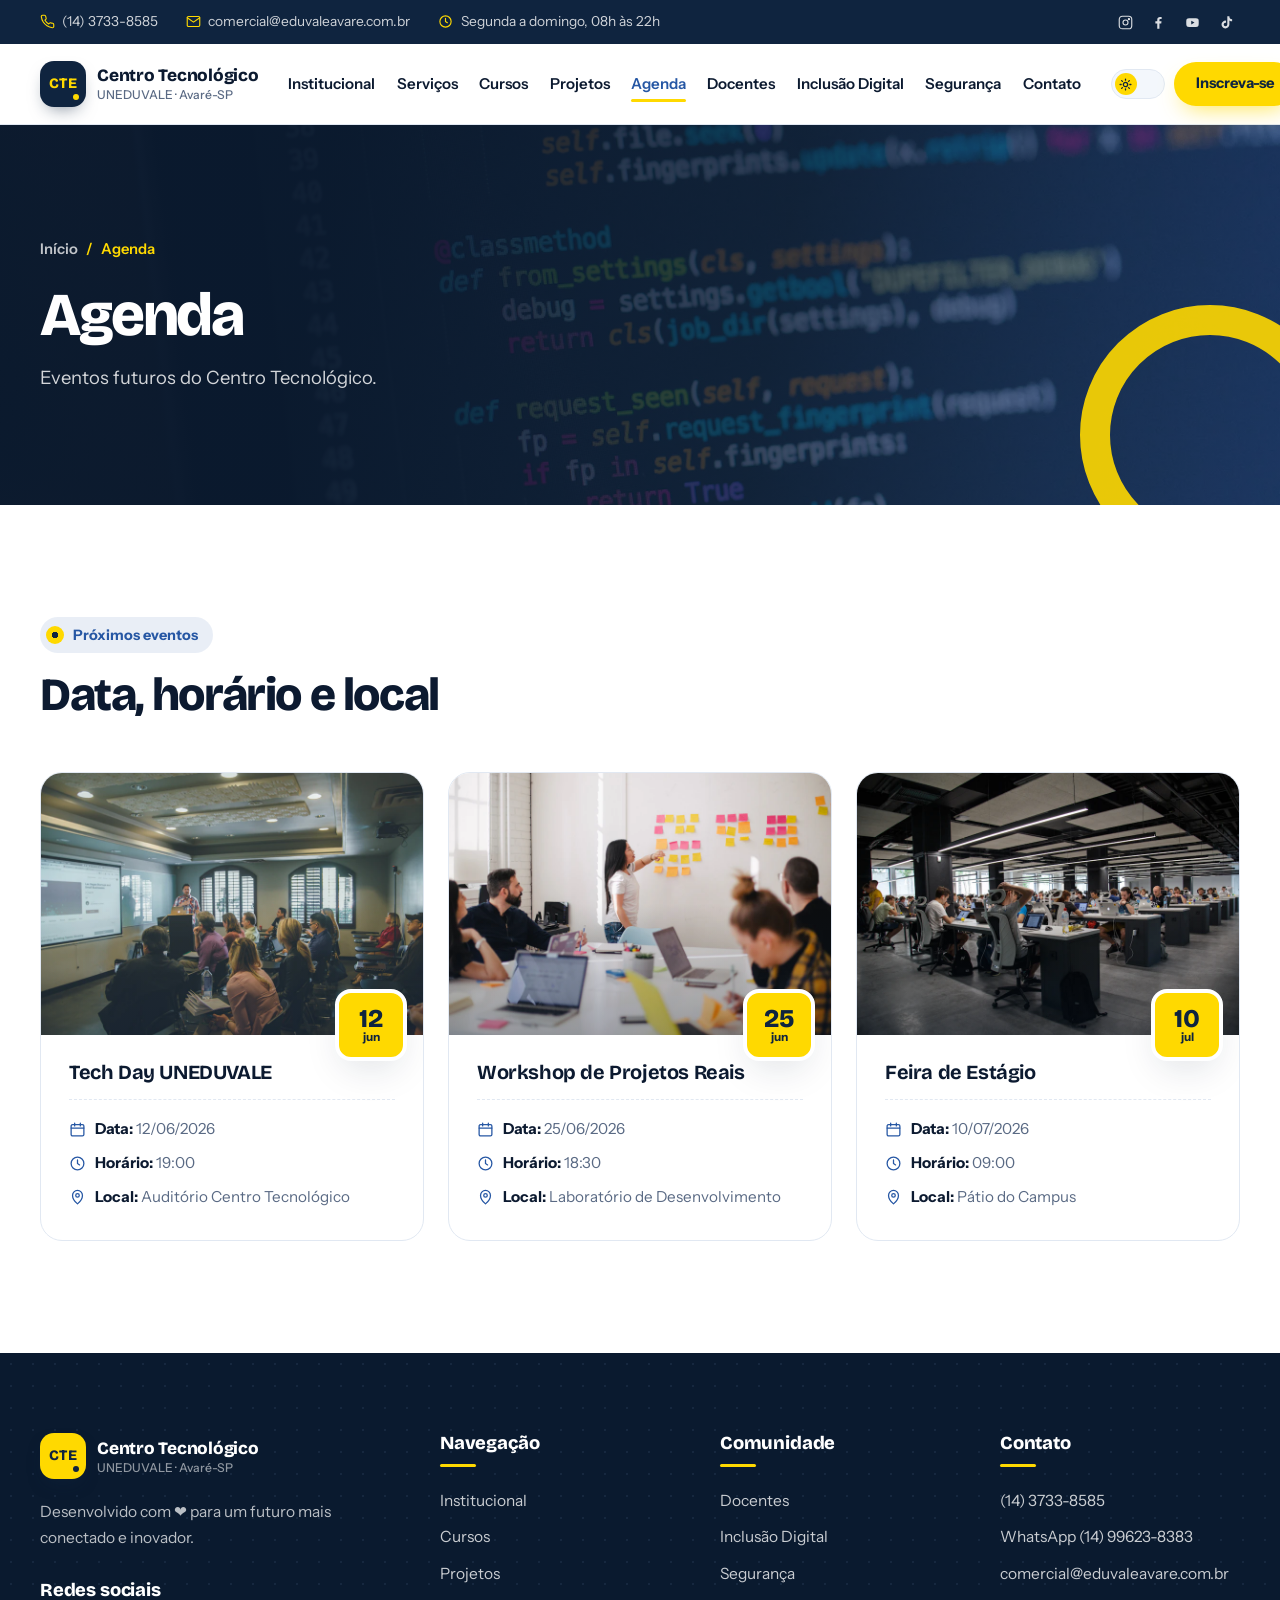
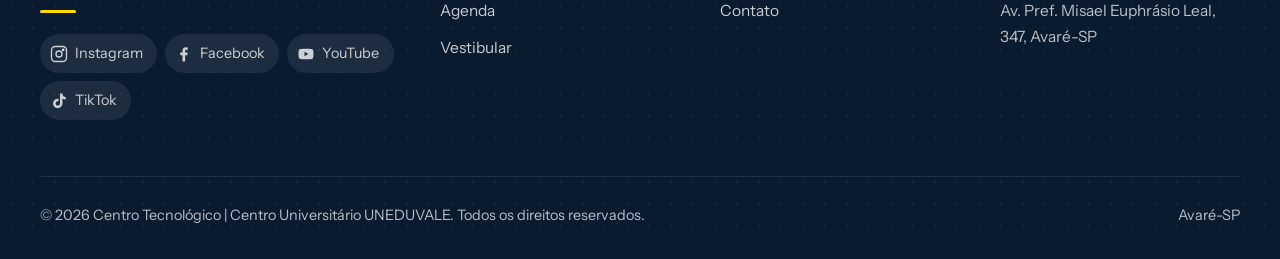
<file: agenda.html>
<!DOCTYPE html>
<html lang="pt-BR">
<head>
  <meta charset="UTF-8" />
  <meta name="viewport" content="width=device-width, initial-scale=1.0" />
  <title>Agenda | Centro Tecnológico UNEDUVALE</title>
  <meta name="description" content="Eventos futuros do Centro Tecnológico UNEDUVALE." />
  <meta name="theme-color" content="#0f243f" />
  <script>
    (function () {
      var d = document.documentElement, t = null;
      d.classList.add('js');
      try { t = localStorage.getItem('theme'); } catch (e) {}
      if (!t) t = window.matchMedia('(prefers-color-scheme: dark)').matches ? 'dark' : 'light';
      d.dataset.theme = t;
    })();
  </script>
  <link rel="preconnect" href="https://fonts.googleapis.com" />
  <link rel="preconnect" href="https://fonts.gstatic.com" crossorigin />
  <link href="https://fonts.googleapis.com/css2?family=Bricolage+Grotesque:opsz,wght@12..96,500..800&family=Instrument+Sans:wght@400..700&display=swap" rel="stylesheet" />
  <link rel="stylesheet" href="styles.css" />
  <script src="app.js" defer></script>
</head>
<body>
  <a class="skip-link" href="#conteudo">Pular para o conteúdo</a>
  <div class="read-progress" aria-hidden="true"></div>

  <div class="topbar">
    <div class="container topbar-inner">
      <ul class="topbar-info">
        <li><a href="tel:+551437338585"><svg viewBox="0 0 24 24" fill="none" stroke="currentColor" stroke-width="1.8" stroke-linecap="round" stroke-linejoin="round" aria-hidden="true"><path d="M22 16.9v3a2 2 0 0 1-2.2 2 19.8 19.8 0 0 1-8.6-3.1 19.5 19.5 0 0 1-6-6A19.8 19.8 0 0 1 2.1 4.2 2 2 0 0 1 4.1 2h3a2 2 0 0 1 2 1.7c.1 1 .4 1.9.7 2.8a2 2 0 0 1-.5 2.1L8 9.9a16 16 0 0 0 6 6l1.3-1.3a2 2 0 0 1 2.1-.4c.9.3 1.8.6 2.8.7a2 2 0 0 1 1.7 2z"/></svg> (14) 3733-8585</a></li>
        <li><a href="mailto:comercial@eduvaleavare.com.br"><svg viewBox="0 0 24 24" fill="none" stroke="currentColor" stroke-width="1.8" stroke-linecap="round" stroke-linejoin="round" aria-hidden="true"><rect x="2" y="4" width="20" height="16" rx="2"/><path d="M22 6l-10 7L2 6"/></svg> comercial@eduvaleavare.com.br</a></li>
        <li><svg viewBox="0 0 24 24" fill="none" stroke="currentColor" stroke-width="1.8" stroke-linecap="round" stroke-linejoin="round" aria-hidden="true"><circle cx="12" cy="12" r="9"/><path d="M12 7v5l3 2"/></svg> Segunda a domingo, 08h às 22h</li>
      </ul>
      <div class="topbar-social"><a href="https://www.instagram.com/uneduvale" target="_blank" rel="noopener" aria-label="Instagram UNEDUVALE"><svg viewBox="0 0 24 24" fill="none" stroke="currentColor" stroke-width="1.8" stroke-linecap="round" stroke-linejoin="round" aria-hidden="true"><rect x="2" y="2" width="20" height="20" rx="5"/><circle cx="12" cy="12" r="4"/><circle cx="17.5" cy="6.5" r="1" fill="currentColor"/></svg></a><a href="https://www.facebook.com/uneduvale" target="_blank" rel="noopener" aria-label="Facebook UNEDUVALE"><svg viewBox="0 0 24 24" aria-hidden="true"><path fill="currentColor" d="M13.5 22v-8.5h2.9l.4-3.4h-3.3V7.9c0-1 .3-1.6 1.7-1.6h1.8V3.2a24 24 0 0 0-2.6-.1c-2.6 0-4.4 1.6-4.4 4.5v2.5H7v3.4h3v8.5h3.5Z"/></svg></a><a href="https://www.youtube.com/@uneduvale" target="_blank" rel="noopener" aria-label="Youtube UNEDUVALE"><svg viewBox="0 0 24 24" aria-hidden="true"><path fill="currentColor" d="M21.6 7.2a2.5 2.5 0 0 0-1.8-1.8C18.3 5 12 5 12 5s-6.3 0-7.8.4A2.5 2.5 0 0 0 2.4 7.2C2 8.7 2 12 2 12s0 3.3.4 4.8a2.5 2.5 0 0 0 1.8 1.8C5.7 19 12 19 12 19s6.3 0 7.8-.4a2.5 2.5 0 0 0 1.8-1.8c.4-1.5.4-4.8.4-4.8s0-3.3-.4-4.8ZM10 15V9l5.2 3L10 15Z"/></svg></a><a href="https://www.tiktok.com/@uneduvale" target="_blank" rel="noopener" aria-label="Tiktok UNEDUVALE"><svg viewBox="0 0 24 24" aria-hidden="true"><path fill="currentColor" d="M16.6 2h-3.3v13.2a2.9 2.9 0 1 1-2.9-2.9c.3 0 .6 0 .9.1V9a6.3 6.3 0 1 0 5.3 6.2V8.6a8 8 0 0 0 4.4 1.4V6.7A4.6 4.6 0 0 1 16.6 2Z"/></svg></a></div>
    </div>
  </div>

  <header class="site-header">
    <div class="container header-inner">
      <a href="index.html" class="brand" aria-label="Centro Tecnológico UNEDUVALE, página inicial">
          <span class="brand-mark" aria-hidden="true">CTE</span>
          <span>Centro Tecnológico<small>UNEDUVALE · Avaré-SP</small></span>
        </a>

      <nav class="main-nav" id="mainNav" aria-label="Principal">
        <a href="index.html#sobre">Institucional</a>
        <a href="index.html#solucoes">Serviços</a>
        <a href="cursos.html">Cursos</a>
        <a href="projetos.html">Projetos</a>
        <a href="agenda.html" aria-current="page">Agenda</a>
        <a href="docentes.html">Docentes</a>
        <a href="inclusao.html">Inclusão Digital</a>
        <a href="seguranca.html">Segurança</a>
        <a href="contato.html">Contato</a>
      </nav>

      <div class="header-actions">
        <button type="button" class="theme-switch" aria-label="Alternar tema">
          <span class="thumb">
            <svg class="icon-sun" viewBox="0 0 24 24" fill="none" stroke="currentColor" stroke-width="2.4" stroke-linecap="round" aria-hidden="true"><circle cx="12" cy="12" r="4"/><path d="M12 2v2M12 20v2M4.9 4.9l1.4 1.4M17.7 17.7l1.4 1.4M2 12h2M20 12h2M4.9 19.1l1.4-1.4M17.7 6.3l1.4-1.4"/></svg>
            <svg class="icon-moon" viewBox="0 0 24 24" fill="currentColor" aria-hidden="true"><path d="M21 12.8A9 9 0 1 1 11.2 3a7 7 0 0 0 9.8 9.8z"/></svg>
          </span>
        </button>
        <a class="btn btn-primary btn-sm" href="vestibular.html">Inscreva-se</a>
        <button type="button" class="menu-toggle" aria-controls="mainNav" aria-expanded="false" aria-label="Abrir menu">
          <span class="bars" aria-hidden="true"><span></span><span></span><span></span></span>
        </button>
      </div>
    </div>
  </header>
  <div class="nav-overlay" aria-hidden="true"></div>

  <main id="conteudo">
<section class="page-hero">
      <div class="container hero-in">
        <ol class="breadcrumb"><li><a href="index.html">Início</a></li><li aria-current="page">Agenda</li></ol>
        <h1>Agenda</h1>
        <p>Eventos futuros do Centro Tecnológico.</p>
      </div>
    </section>

    <section class="section">
      <div class="container">
        <div class="heading  reveal">
          <span class="kicker">Próximos eventos</span>
          <h2>Data, horário e local</h2>
        </div>
        <div class="grid grid-3" data-stagger>
          <article class="card img-card lift">
            <figure class="media">
              <span class="crop"><img src="assets/img/evento-techday.webp" alt="" loading="lazy" decoding="async" /></span>
              <time class="date-badge" datetime="2026-06-12T19:00"><span><strong>12</strong>jun</span></time>
            </figure>
            <div class="body">
              <h3>Tech Day UNEDUVALE</h3>
              <ul class="meta-list">
                <li><svg viewBox="0 0 24 24" fill="none" stroke="currentColor" stroke-width="1.8" stroke-linecap="round" stroke-linejoin="round" aria-hidden="true"><rect x="3" y="5" width="18" height="16" rx="2"/><path d="M16 3v4M8 3v4M3 10h18"/></svg> <span><strong>Data:</strong> 12/06/2026</span></li>
                <li><svg viewBox="0 0 24 24" fill="none" stroke="currentColor" stroke-width="1.8" stroke-linecap="round" stroke-linejoin="round" aria-hidden="true"><circle cx="12" cy="12" r="9"/><path d="M12 7v5l3 2"/></svg> <span><strong>Horário:</strong> 19:00</span></li>
                <li><svg viewBox="0 0 24 24" fill="none" stroke="currentColor" stroke-width="1.8" stroke-linecap="round" stroke-linejoin="round" aria-hidden="true"><path d="M12 21s7-6.1 7-12a7 7 0 0 0-14 0c0 5.9 7 12 7 12z"/><circle cx="12" cy="9" r="2.5"/></svg> <span><strong>Local:</strong> Auditório Centro Tecnológico</span></li>
              </ul>
            </div>
          </article>
          <article class="card img-card lift">
            <figure class="media">
              <span class="crop"><img src="assets/img/evento-workshop.webp" alt="" loading="lazy" decoding="async" /></span>
              <time class="date-badge" datetime="2026-06-25T18:30"><span><strong>25</strong>jun</span></time>
            </figure>
            <div class="body">
              <h3>Workshop de Projetos Reais</h3>
              <ul class="meta-list">
                <li><svg viewBox="0 0 24 24" fill="none" stroke="currentColor" stroke-width="1.8" stroke-linecap="round" stroke-linejoin="round" aria-hidden="true"><rect x="3" y="5" width="18" height="16" rx="2"/><path d="M16 3v4M8 3v4M3 10h18"/></svg> <span><strong>Data:</strong> 25/06/2026</span></li>
                <li><svg viewBox="0 0 24 24" fill="none" stroke="currentColor" stroke-width="1.8" stroke-linecap="round" stroke-linejoin="round" aria-hidden="true"><circle cx="12" cy="12" r="9"/><path d="M12 7v5l3 2"/></svg> <span><strong>Horário:</strong> 18:30</span></li>
                <li><svg viewBox="0 0 24 24" fill="none" stroke="currentColor" stroke-width="1.8" stroke-linecap="round" stroke-linejoin="round" aria-hidden="true"><path d="M12 21s7-6.1 7-12a7 7 0 0 0-14 0c0 5.9 7 12 7 12z"/><circle cx="12" cy="9" r="2.5"/></svg> <span><strong>Local:</strong> Laboratório de Desenvolvimento</span></li>
              </ul>
            </div>
          </article>
          <article class="card img-card lift">
            <figure class="media">
              <span class="crop"><img src="assets/img/evento-feira.webp" alt="" loading="lazy" decoding="async" /></span>
              <time class="date-badge" datetime="2026-07-10T09:00"><span><strong>10</strong>jul</span></time>
            </figure>
            <div class="body">
              <h3>Feira de Estágio</h3>
              <ul class="meta-list">
                <li><svg viewBox="0 0 24 24" fill="none" stroke="currentColor" stroke-width="1.8" stroke-linecap="round" stroke-linejoin="round" aria-hidden="true"><rect x="3" y="5" width="18" height="16" rx="2"/><path d="M16 3v4M8 3v4M3 10h18"/></svg> <span><strong>Data:</strong> 10/07/2026</span></li>
                <li><svg viewBox="0 0 24 24" fill="none" stroke="currentColor" stroke-width="1.8" stroke-linecap="round" stroke-linejoin="round" aria-hidden="true"><circle cx="12" cy="12" r="9"/><path d="M12 7v5l3 2"/></svg> <span><strong>Horário:</strong> 09:00</span></li>
                <li><svg viewBox="0 0 24 24" fill="none" stroke="currentColor" stroke-width="1.8" stroke-linecap="round" stroke-linejoin="round" aria-hidden="true"><path d="M12 21s7-6.1 7-12a7 7 0 0 0-14 0c0 5.9 7 12 7 12z"/><circle cx="12" cy="9" r="2.5"/></svg> <span><strong>Local:</strong> Pátio do Campus</span></li>
              </ul>
            </div>
          </article>
        </div>
      </div>
    </section>
  </main>

  <footer class="site-footer">
    <div class="container">
      <div class="footer-grid">
        <div>
          <a href="index.html" class="brand" aria-label="Centro Tecnológico UNEDUVALE, página inicial">
          <span class="brand-mark" aria-hidden="true">CTE</span>
          <span>Centro Tecnológico<small>UNEDUVALE · Avaré-SP</small></span>
        </a>
          <p>Desenvolvido com ❤️ para um futuro mais conectado e inovador.</p>
          <h2 class="footer-social-title">Redes sociais</h2>
          <ul class="footer-social"><li><a href="https://www.instagram.com/uneduvale" target="_blank" rel="noopener"><svg viewBox="0 0 24 24" fill="none" stroke="currentColor" stroke-width="1.8" stroke-linecap="round" stroke-linejoin="round" aria-hidden="true"><rect x="2" y="2" width="20" height="20" rx="5"/><circle cx="12" cy="12" r="4"/><circle cx="17.5" cy="6.5" r="1" fill="currentColor"/></svg><span>Instagram</span></a></li><li><a href="https://www.facebook.com/uneduvale" target="_blank" rel="noopener"><svg viewBox="0 0 24 24" aria-hidden="true"><path fill="currentColor" d="M13.5 22v-8.5h2.9l.4-3.4h-3.3V7.9c0-1 .3-1.6 1.7-1.6h1.8V3.2a24 24 0 0 0-2.6-.1c-2.6 0-4.4 1.6-4.4 4.5v2.5H7v3.4h3v8.5h3.5Z"/></svg><span>Facebook</span></a></li><li><a href="https://www.youtube.com/@uneduvale" target="_blank" rel="noopener"><svg viewBox="0 0 24 24" aria-hidden="true"><path fill="currentColor" d="M21.6 7.2a2.5 2.5 0 0 0-1.8-1.8C18.3 5 12 5 12 5s-6.3 0-7.8.4A2.5 2.5 0 0 0 2.4 7.2C2 8.7 2 12 2 12s0 3.3.4 4.8a2.5 2.5 0 0 0 1.8 1.8C5.7 19 12 19 12 19s6.3 0 7.8-.4a2.5 2.5 0 0 0 1.8-1.8c.4-1.5.4-4.8.4-4.8s0-3.3-.4-4.8ZM10 15V9l5.2 3L10 15Z"/></svg><span>YouTube</span></a></li><li><a href="https://www.tiktok.com/@uneduvale" target="_blank" rel="noopener"><svg viewBox="0 0 24 24" aria-hidden="true"><path fill="currentColor" d="M16.6 2h-3.3v13.2a2.9 2.9 0 1 1-2.9-2.9c.3 0 .6 0 .9.1V9a6.3 6.3 0 1 0 5.3 6.2V8.6a8 8 0 0 0 4.4 1.4V6.7A4.6 4.6 0 0 1 16.6 2Z"/></svg><span>TikTok</span></a></li></ul>
        </div>
        <nav aria-label="Rodapé">
          <h2>Navegação</h2>
          <ul>
            <li><a href="index.html#sobre">Institucional</a></li>
            <li><a href="cursos.html">Cursos</a></li>
            <li><a href="projetos.html">Projetos</a></li>
            <li><a href="agenda.html">Agenda</a></li>
            <li><a href="vestibular.html">Vestibular</a></li>
          </ul>
        </nav>
        <nav aria-label="Mais páginas">
          <h2>Comunidade</h2>
          <ul>
            <li><a href="docentes.html">Docentes</a></li>
            <li><a href="inclusao.html">Inclusão Digital</a></li>
            <li><a href="seguranca.html">Segurança</a></li>
            <li><a href="contato.html">Contato</a></li>
          </ul>
        </nav>
        <div>
          <h2>Contato</h2>
          <ul>
            <li><a href="tel:+551437338585">(14) 3733-8585</a></li>
            <li><a href="https://wa.me/5514996238383" target="_blank" rel="noopener">WhatsApp (14) 99623-8383</a></li>
            <li><a href="mailto:comercial@eduvaleavare.com.br">comercial@eduvaleavare.com.br</a></li>
            <li>Av. Pref. Misael Euphrásio Leal, 347, Avaré-SP</li>
          </ul>
        </div>
      </div>
      <div class="footer-bottom">
        <p>&copy; 2026 Centro Tecnológico | Centro Universitário UNEDUVALE. Todos os direitos reservados.</p>
        <p>Avaré-SP</p>
      </div>
    </div>
  </footer>

  <button type="button" class="to-top" aria-label="Voltar ao topo">
    <svg class="ring" viewBox="0 0 50 50" aria-hidden="true"><circle cx="25" cy="25" r="23"/></svg>
    <svg viewBox="0 0 24 24" fill="none" stroke="currentColor" stroke-width="1.8" stroke-linecap="round" stroke-linejoin="round" aria-hidden="true"><path d="M12 19V5M5 12l7-7 7 7"/></svg>
  </button>
</body>
</html>
</file>
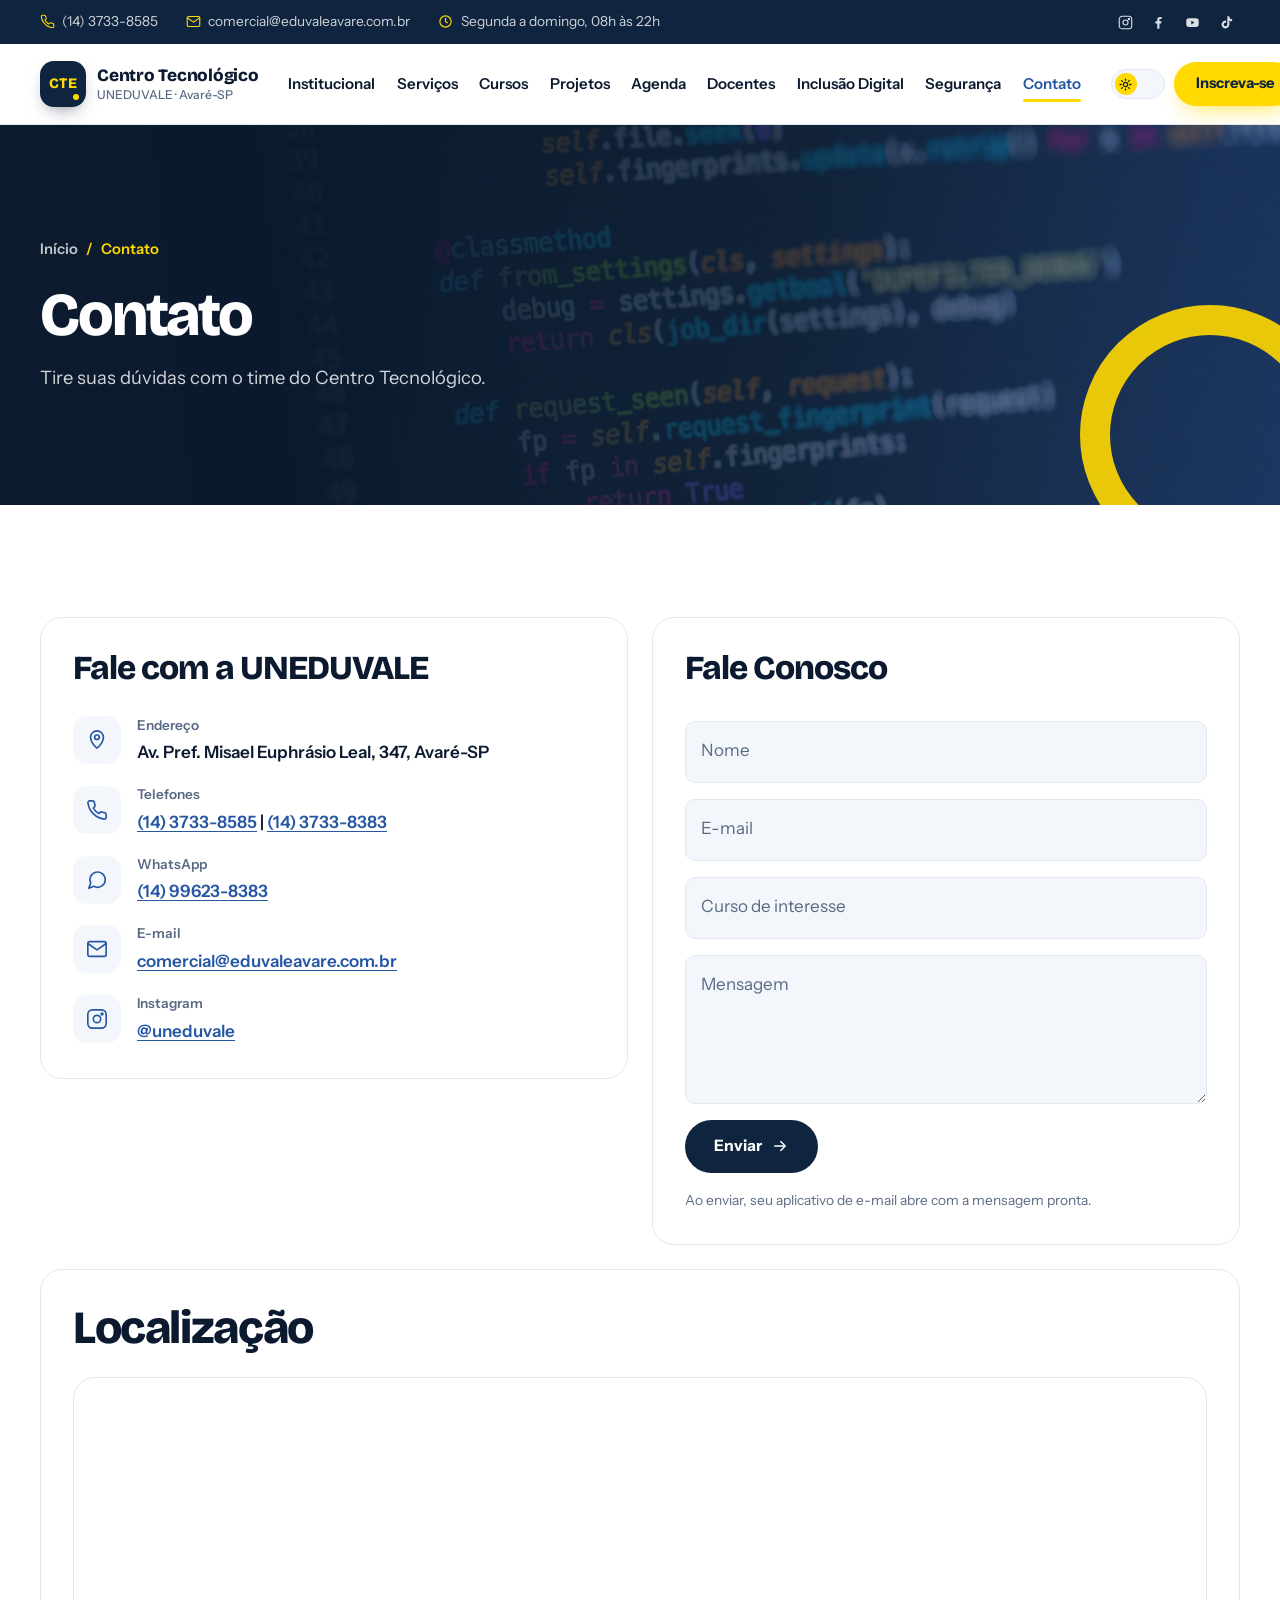
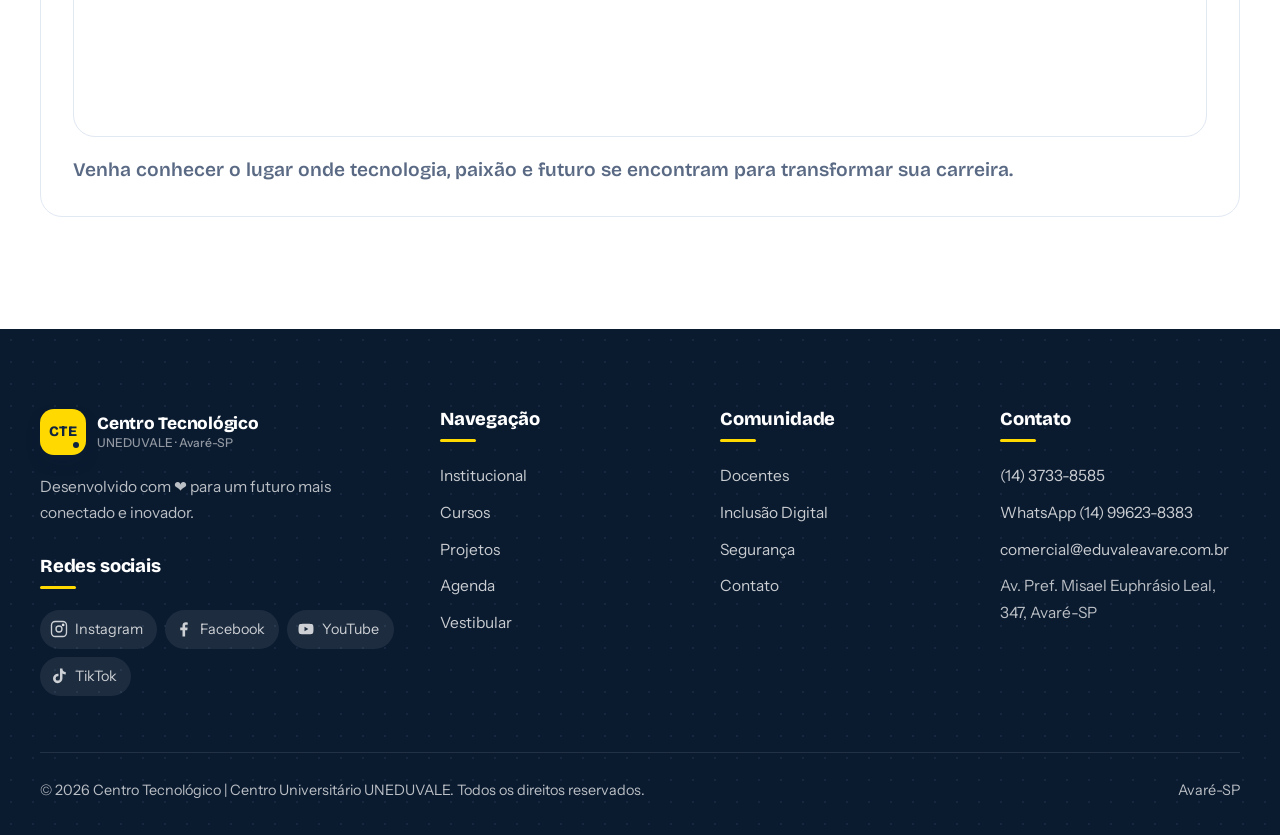
<file: contato.html>
<!DOCTYPE html>
<html lang="pt-BR">
<head>
  <meta charset="UTF-8" />
  <meta name="viewport" content="width=device-width, initial-scale=1.0" />
  <title>Contato | Centro Tecnológico UNEDUVALE</title>
  <meta name="description" content="Fale com o Centro Tecnológico UNEDUVALE: telefones, WhatsApp, e-mail, formulário e localização." />
  <meta name="theme-color" content="#0f243f" />
  <script>
    (function () {
      var d = document.documentElement, t = null;
      d.classList.add('js');
      try { t = localStorage.getItem('theme'); } catch (e) {}
      if (!t) t = window.matchMedia('(prefers-color-scheme: dark)').matches ? 'dark' : 'light';
      d.dataset.theme = t;
    })();
  </script>
  <link rel="preconnect" href="https://fonts.googleapis.com" />
  <link rel="preconnect" href="https://fonts.gstatic.com" crossorigin />
  <link href="https://fonts.googleapis.com/css2?family=Bricolage+Grotesque:opsz,wght@12..96,500..800&family=Instrument+Sans:wght@400..700&display=swap" rel="stylesheet" />
  <link rel="stylesheet" href="styles.css" />
  <script src="app.js" defer></script>
</head>
<body>
  <a class="skip-link" href="#conteudo">Pular para o conteúdo</a>
  <div class="read-progress" aria-hidden="true"></div>

  <div class="topbar">
    <div class="container topbar-inner">
      <ul class="topbar-info">
        <li><a href="tel:+551437338585"><svg viewBox="0 0 24 24" fill="none" stroke="currentColor" stroke-width="1.8" stroke-linecap="round" stroke-linejoin="round" aria-hidden="true"><path d="M22 16.9v3a2 2 0 0 1-2.2 2 19.8 19.8 0 0 1-8.6-3.1 19.5 19.5 0 0 1-6-6A19.8 19.8 0 0 1 2.1 4.2 2 2 0 0 1 4.1 2h3a2 2 0 0 1 2 1.7c.1 1 .4 1.9.7 2.8a2 2 0 0 1-.5 2.1L8 9.9a16 16 0 0 0 6 6l1.3-1.3a2 2 0 0 1 2.1-.4c.9.3 1.8.6 2.8.7a2 2 0 0 1 1.7 2z"/></svg> (14) 3733-8585</a></li>
        <li><a href="mailto:comercial@eduvaleavare.com.br"><svg viewBox="0 0 24 24" fill="none" stroke="currentColor" stroke-width="1.8" stroke-linecap="round" stroke-linejoin="round" aria-hidden="true"><rect x="2" y="4" width="20" height="16" rx="2"/><path d="M22 6l-10 7L2 6"/></svg> comercial@eduvaleavare.com.br</a></li>
        <li><svg viewBox="0 0 24 24" fill="none" stroke="currentColor" stroke-width="1.8" stroke-linecap="round" stroke-linejoin="round" aria-hidden="true"><circle cx="12" cy="12" r="9"/><path d="M12 7v5l3 2"/></svg> Segunda a domingo, 08h às 22h</li>
      </ul>
      <div class="topbar-social"><a href="https://www.instagram.com/uneduvale" target="_blank" rel="noopener" aria-label="Instagram UNEDUVALE"><svg viewBox="0 0 24 24" fill="none" stroke="currentColor" stroke-width="1.8" stroke-linecap="round" stroke-linejoin="round" aria-hidden="true"><rect x="2" y="2" width="20" height="20" rx="5"/><circle cx="12" cy="12" r="4"/><circle cx="17.5" cy="6.5" r="1" fill="currentColor"/></svg></a><a href="https://www.facebook.com/uneduvale" target="_blank" rel="noopener" aria-label="Facebook UNEDUVALE"><svg viewBox="0 0 24 24" aria-hidden="true"><path fill="currentColor" d="M13.5 22v-8.5h2.9l.4-3.4h-3.3V7.9c0-1 .3-1.6 1.7-1.6h1.8V3.2a24 24 0 0 0-2.6-.1c-2.6 0-4.4 1.6-4.4 4.5v2.5H7v3.4h3v8.5h3.5Z"/></svg></a><a href="https://www.youtube.com/@uneduvale" target="_blank" rel="noopener" aria-label="Youtube UNEDUVALE"><svg viewBox="0 0 24 24" aria-hidden="true"><path fill="currentColor" d="M21.6 7.2a2.5 2.5 0 0 0-1.8-1.8C18.3 5 12 5 12 5s-6.3 0-7.8.4A2.5 2.5 0 0 0 2.4 7.2C2 8.7 2 12 2 12s0 3.3.4 4.8a2.5 2.5 0 0 0 1.8 1.8C5.7 19 12 19 12 19s6.3 0 7.8-.4a2.5 2.5 0 0 0 1.8-1.8c.4-1.5.4-4.8.4-4.8s0-3.3-.4-4.8ZM10 15V9l5.2 3L10 15Z"/></svg></a><a href="https://www.tiktok.com/@uneduvale" target="_blank" rel="noopener" aria-label="Tiktok UNEDUVALE"><svg viewBox="0 0 24 24" aria-hidden="true"><path fill="currentColor" d="M16.6 2h-3.3v13.2a2.9 2.9 0 1 1-2.9-2.9c.3 0 .6 0 .9.1V9a6.3 6.3 0 1 0 5.3 6.2V8.6a8 8 0 0 0 4.4 1.4V6.7A4.6 4.6 0 0 1 16.6 2Z"/></svg></a></div>
    </div>
  </div>

  <header class="site-header">
    <div class="container header-inner">
      <a href="index.html" class="brand" aria-label="Centro Tecnológico UNEDUVALE, página inicial">
          <span class="brand-mark" aria-hidden="true">CTE</span>
          <span>Centro Tecnológico<small>UNEDUVALE · Avaré-SP</small></span>
        </a>

      <nav class="main-nav" id="mainNav" aria-label="Principal">
        <a href="index.html#sobre">Institucional</a>
        <a href="index.html#solucoes">Serviços</a>
        <a href="cursos.html">Cursos</a>
        <a href="projetos.html">Projetos</a>
        <a href="agenda.html">Agenda</a>
        <a href="docentes.html">Docentes</a>
        <a href="inclusao.html">Inclusão Digital</a>
        <a href="seguranca.html">Segurança</a>
        <a href="contato.html" aria-current="page">Contato</a>
      </nav>

      <div class="header-actions">
        <button type="button" class="theme-switch" aria-label="Alternar tema">
          <span class="thumb">
            <svg class="icon-sun" viewBox="0 0 24 24" fill="none" stroke="currentColor" stroke-width="2.4" stroke-linecap="round" aria-hidden="true"><circle cx="12" cy="12" r="4"/><path d="M12 2v2M12 20v2M4.9 4.9l1.4 1.4M17.7 17.7l1.4 1.4M2 12h2M20 12h2M4.9 19.1l1.4-1.4M17.7 6.3l1.4-1.4"/></svg>
            <svg class="icon-moon" viewBox="0 0 24 24" fill="currentColor" aria-hidden="true"><path d="M21 12.8A9 9 0 1 1 11.2 3a7 7 0 0 0 9.8 9.8z"/></svg>
          </span>
        </button>
        <a class="btn btn-primary btn-sm" href="vestibular.html">Inscreva-se</a>
        <button type="button" class="menu-toggle" aria-controls="mainNav" aria-expanded="false" aria-label="Abrir menu">
          <span class="bars" aria-hidden="true"><span></span><span></span><span></span></span>
        </button>
      </div>
    </div>
  </header>
  <div class="nav-overlay" aria-hidden="true"></div>

  <main id="conteudo">
<section class="page-hero">
      <div class="container hero-in">
        <ol class="breadcrumb"><li><a href="index.html">Início</a></li><li aria-current="page">Contato</li></ol>
        <h1>Contato</h1>
        <p>Tire suas dúvidas com o time do Centro Tecnológico.</p>
      </div>
    </section>

    <section class="section">
      <div class="container contact-layout">
        <article class="card contact-card reveal from-left">
          <h2>Fale com a UNEDUVALE</h2>
          <dl class="contact-list">
            <div><span class="ico"><svg viewBox="0 0 24 24" fill="none" stroke="currentColor" stroke-width="1.8" stroke-linecap="round" stroke-linejoin="round" aria-hidden="true"><path d="M12 21s7-6.1 7-12a7 7 0 0 0-14 0c0 5.9 7 12 7 12z"/><circle cx="12" cy="9" r="2.5"/></svg></span><dt>Endereço</dt><dd>Av. Pref. Misael Euphrásio Leal, 347, Avaré-SP</dd></div>
            <div><span class="ico"><svg viewBox="0 0 24 24" fill="none" stroke="currentColor" stroke-width="1.8" stroke-linecap="round" stroke-linejoin="round" aria-hidden="true"><path d="M22 16.9v3a2 2 0 0 1-2.2 2 19.8 19.8 0 0 1-8.6-3.1 19.5 19.5 0 0 1-6-6A19.8 19.8 0 0 1 2.1 4.2 2 2 0 0 1 4.1 2h3a2 2 0 0 1 2 1.7c.1 1 .4 1.9.7 2.8a2 2 0 0 1-.5 2.1L8 9.9a16 16 0 0 0 6 6l1.3-1.3a2 2 0 0 1 2.1-.4c.9.3 1.8.6 2.8.7a2 2 0 0 1 1.7 2z"/></svg></span><dt>Telefones</dt><dd><a href="tel:+551437338585">(14) 3733-8585</a> | <a href="tel:+551437338383">(14) 3733-8383</a></dd></div>
            <div><span class="ico"><svg viewBox="0 0 24 24" fill="none" stroke="currentColor" stroke-width="1.8" stroke-linecap="round" stroke-linejoin="round" aria-hidden="true"><path d="M21 11.5a8.4 8.4 0 0 1-12.4 7.4L3 21l2.1-5.5A8.4 8.4 0 1 1 21 11.5z"/></svg></span><dt>WhatsApp</dt><dd><a href="https://wa.me/5514996238383" target="_blank" rel="noopener">(14) 99623-8383</a></dd></div>
            <div><span class="ico"><svg viewBox="0 0 24 24" fill="none" stroke="currentColor" stroke-width="1.8" stroke-linecap="round" stroke-linejoin="round" aria-hidden="true"><rect x="2" y="4" width="20" height="16" rx="2"/><path d="M22 6l-10 7L2 6"/></svg></span><dt>E-mail</dt><dd><a href="mailto:comercial@eduvaleavare.com.br">comercial@eduvaleavare.com.br</a></dd></div>
            <div><span class="ico"><svg viewBox="0 0 24 24" fill="none" stroke="currentColor" stroke-width="1.8" stroke-linecap="round" stroke-linejoin="round" aria-hidden="true"><rect x="2" y="2" width="20" height="20" rx="5"/><circle cx="12" cy="12" r="4"/><circle cx="17.5" cy="6.5" r="1" fill="currentColor"/></svg></span><dt>Instagram</dt><dd><a href="https://www.instagram.com/uneduvale" target="_blank" rel="noopener">@uneduvale</a></dd></div>
          </dl>
        </article>
        <div class="reveal from-right">
        <form id="contactForm" class="card form" data-to="comercial@eduvaleavare.com.br">
          <h2>Fale Conosco</h2>
          <div class="field"><input id="f-name" type="text" name="name" autocomplete="name" placeholder=" " required /><label for="f-name">Nome</label></div>
          <div class="field"><input id="f-email" type="email" name="email" autocomplete="email" placeholder=" " required /><label for="f-email">E-mail</label></div>
          <div class="field"><input id="f-interest" type="text" name="interest" placeholder="Análise e Desenvolvimento de Sistemas" /><label for="f-interest">Curso de interesse</label></div>
          <div class="field"><textarea id="f-message" name="message" rows="4" placeholder=" " required></textarea><label for="f-message">Mensagem</label></div>
          <button type="submit" class="btn btn-dark">Enviar <svg viewBox="0 0 24 24" fill="none" stroke="currentColor" stroke-width="1.8" stroke-linecap="round" stroke-linejoin="round" aria-hidden="true"><path d="M5 12h14M13 6l6 6-6 6"/></svg></button>
          <p class="form-note">Ao enviar, seu aplicativo de e-mail abre com a mensagem pronta.</p>
        </form>
        </div>
      </div>
      <div class="container" style="margin-top: 1.5rem;">
        <article class="card reveal">
          <h2>Localização</h2>
          <div class="map"><iframe src="https://www.google.com/maps?q=Av.%20Pref.%20Misael%20Euphr%C3%A1sio%20Leal%2C%20347%2C%20Avar%C3%A9%20-%20SP&amp;output=embed" title="Mapa de localização da UNEDUVALE" loading="lazy" referrerpolicy="no-referrer-when-downgrade" allowfullscreen></iframe></div>
          <p class="map-phrase">Venha conhecer o lugar onde tecnologia, paixão e futuro se encontram para transformar sua carreira.</p>
        </article>
      </div>
    </section>
  </main>

  <footer class="site-footer">
    <div class="container">
      <div class="footer-grid">
        <div>
          <a href="index.html" class="brand" aria-label="Centro Tecnológico UNEDUVALE, página inicial">
          <span class="brand-mark" aria-hidden="true">CTE</span>
          <span>Centro Tecnológico<small>UNEDUVALE · Avaré-SP</small></span>
        </a>
          <p>Desenvolvido com ❤️ para um futuro mais conectado e inovador.</p>
          <h2 class="footer-social-title">Redes sociais</h2>
          <ul class="footer-social"><li><a href="https://www.instagram.com/uneduvale" target="_blank" rel="noopener"><svg viewBox="0 0 24 24" fill="none" stroke="currentColor" stroke-width="1.8" stroke-linecap="round" stroke-linejoin="round" aria-hidden="true"><rect x="2" y="2" width="20" height="20" rx="5"/><circle cx="12" cy="12" r="4"/><circle cx="17.5" cy="6.5" r="1" fill="currentColor"/></svg><span>Instagram</span></a></li><li><a href="https://www.facebook.com/uneduvale" target="_blank" rel="noopener"><svg viewBox="0 0 24 24" aria-hidden="true"><path fill="currentColor" d="M13.5 22v-8.5h2.9l.4-3.4h-3.3V7.9c0-1 .3-1.6 1.7-1.6h1.8V3.2a24 24 0 0 0-2.6-.1c-2.6 0-4.4 1.6-4.4 4.5v2.5H7v3.4h3v8.5h3.5Z"/></svg><span>Facebook</span></a></li><li><a href="https://www.youtube.com/@uneduvale" target="_blank" rel="noopener"><svg viewBox="0 0 24 24" aria-hidden="true"><path fill="currentColor" d="M21.6 7.2a2.5 2.5 0 0 0-1.8-1.8C18.3 5 12 5 12 5s-6.3 0-7.8.4A2.5 2.5 0 0 0 2.4 7.2C2 8.7 2 12 2 12s0 3.3.4 4.8a2.5 2.5 0 0 0 1.8 1.8C5.7 19 12 19 12 19s6.3 0 7.8-.4a2.5 2.5 0 0 0 1.8-1.8c.4-1.5.4-4.8.4-4.8s0-3.3-.4-4.8ZM10 15V9l5.2 3L10 15Z"/></svg><span>YouTube</span></a></li><li><a href="https://www.tiktok.com/@uneduvale" target="_blank" rel="noopener"><svg viewBox="0 0 24 24" aria-hidden="true"><path fill="currentColor" d="M16.6 2h-3.3v13.2a2.9 2.9 0 1 1-2.9-2.9c.3 0 .6 0 .9.1V9a6.3 6.3 0 1 0 5.3 6.2V8.6a8 8 0 0 0 4.4 1.4V6.7A4.6 4.6 0 0 1 16.6 2Z"/></svg><span>TikTok</span></a></li></ul>
        </div>
        <nav aria-label="Rodapé">
          <h2>Navegação</h2>
          <ul>
            <li><a href="index.html#sobre">Institucional</a></li>
            <li><a href="cursos.html">Cursos</a></li>
            <li><a href="projetos.html">Projetos</a></li>
            <li><a href="agenda.html">Agenda</a></li>
            <li><a href="vestibular.html">Vestibular</a></li>
          </ul>
        </nav>
        <nav aria-label="Mais páginas">
          <h2>Comunidade</h2>
          <ul>
            <li><a href="docentes.html">Docentes</a></li>
            <li><a href="inclusao.html">Inclusão Digital</a></li>
            <li><a href="seguranca.html">Segurança</a></li>
            <li><a href="contato.html">Contato</a></li>
          </ul>
        </nav>
        <div>
          <h2>Contato</h2>
          <ul>
            <li><a href="tel:+551437338585">(14) 3733-8585</a></li>
            <li><a href="https://wa.me/5514996238383" target="_blank" rel="noopener">WhatsApp (14) 99623-8383</a></li>
            <li><a href="mailto:comercial@eduvaleavare.com.br">comercial@eduvaleavare.com.br</a></li>
            <li>Av. Pref. Misael Euphrásio Leal, 347, Avaré-SP</li>
          </ul>
        </div>
      </div>
      <div class="footer-bottom">
        <p>&copy; 2026 Centro Tecnológico | Centro Universitário UNEDUVALE. Todos os direitos reservados.</p>
        <p>Avaré-SP</p>
      </div>
    </div>
  </footer>

  <button type="button" class="to-top" aria-label="Voltar ao topo">
    <svg class="ring" viewBox="0 0 50 50" aria-hidden="true"><circle cx="25" cy="25" r="23"/></svg>
    <svg viewBox="0 0 24 24" fill="none" stroke="currentColor" stroke-width="1.8" stroke-linecap="round" stroke-linejoin="round" aria-hidden="true"><path d="M12 19V5M5 12l7-7 7 7"/></svg>
  </button>
</body>
</html>
</file>
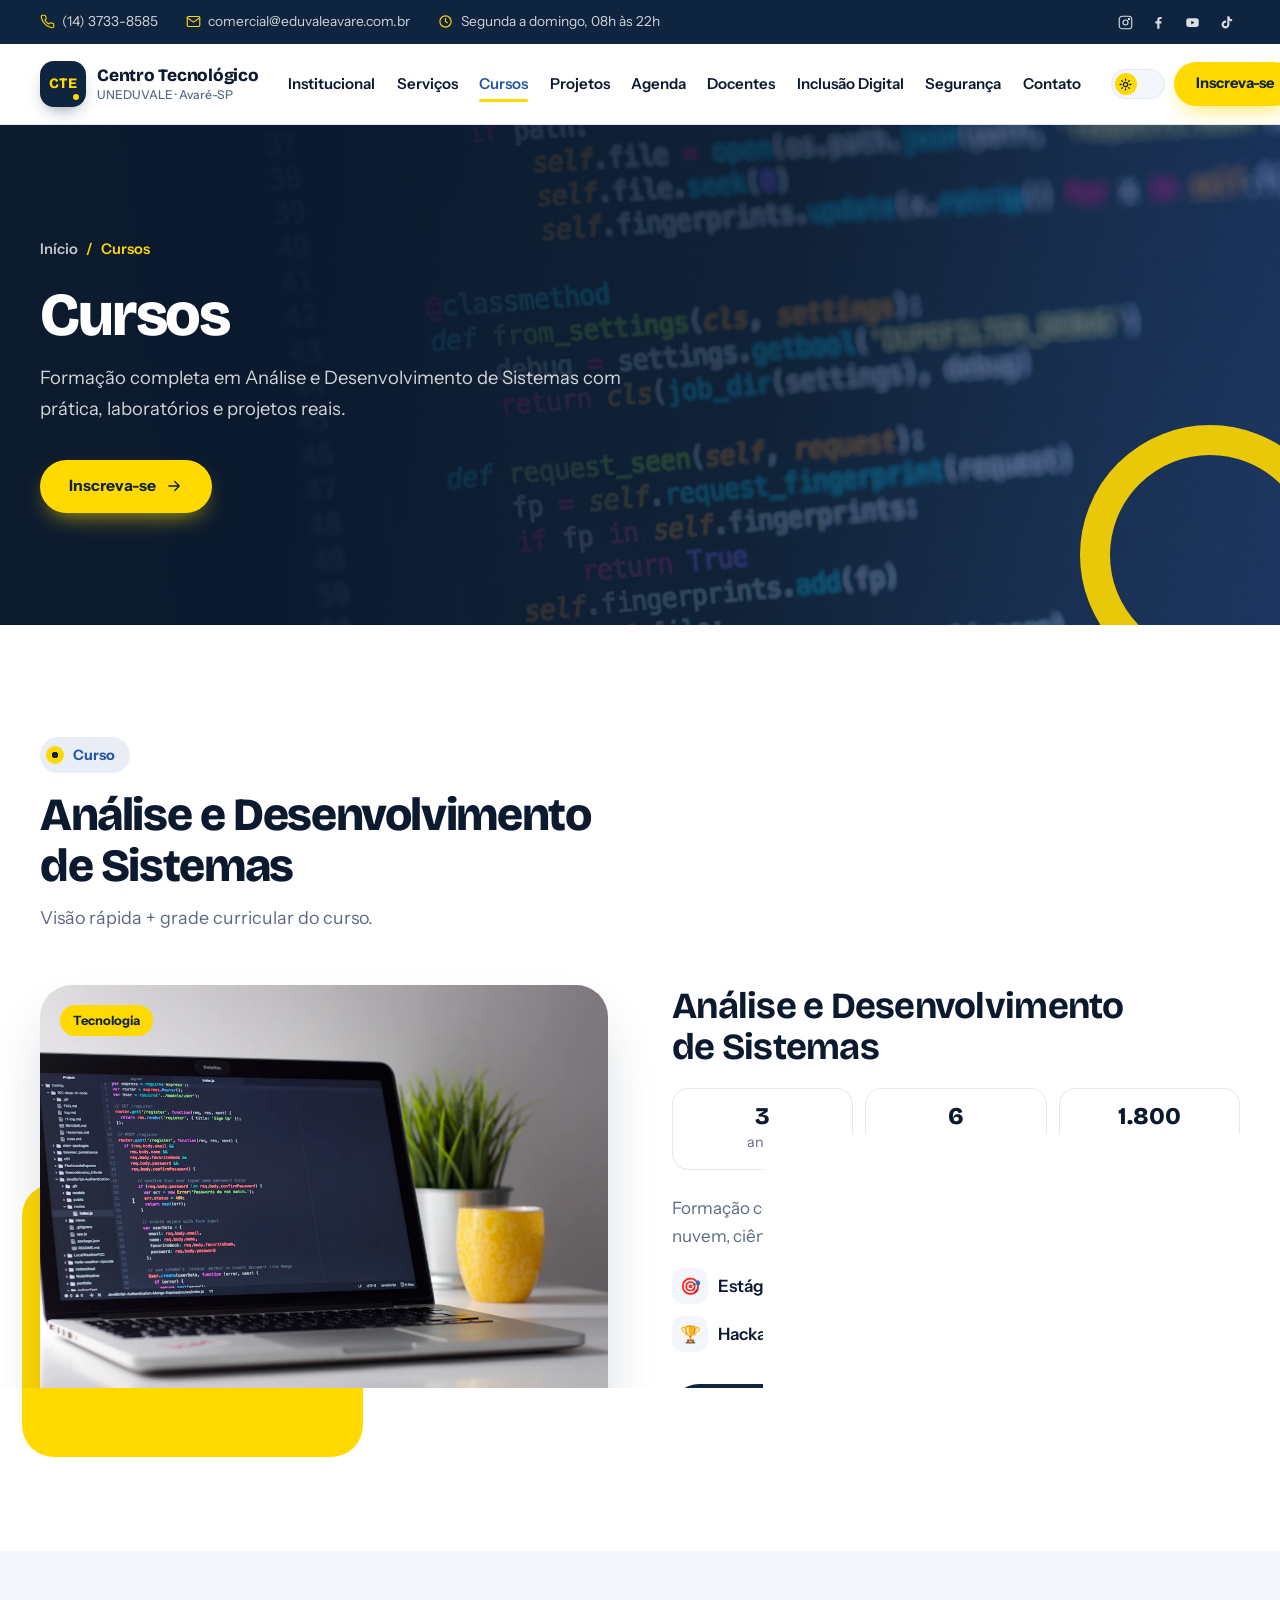
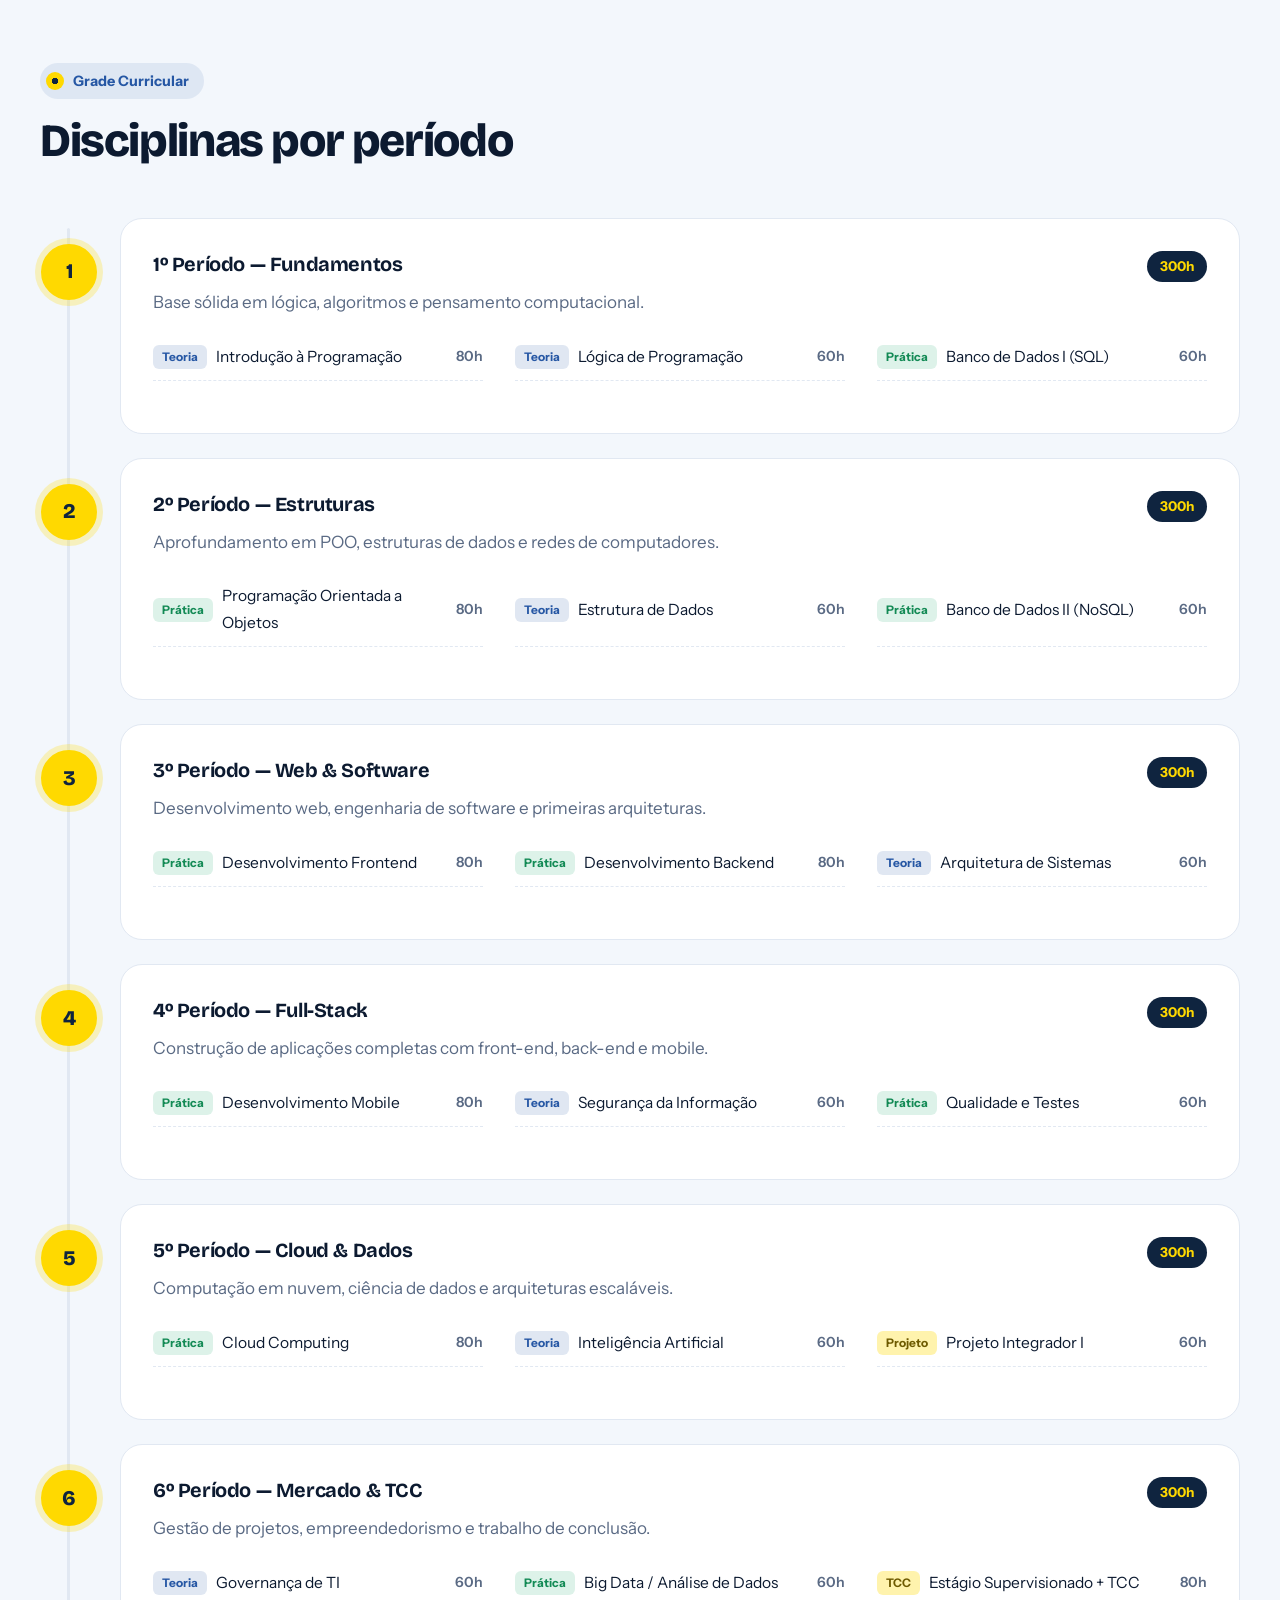
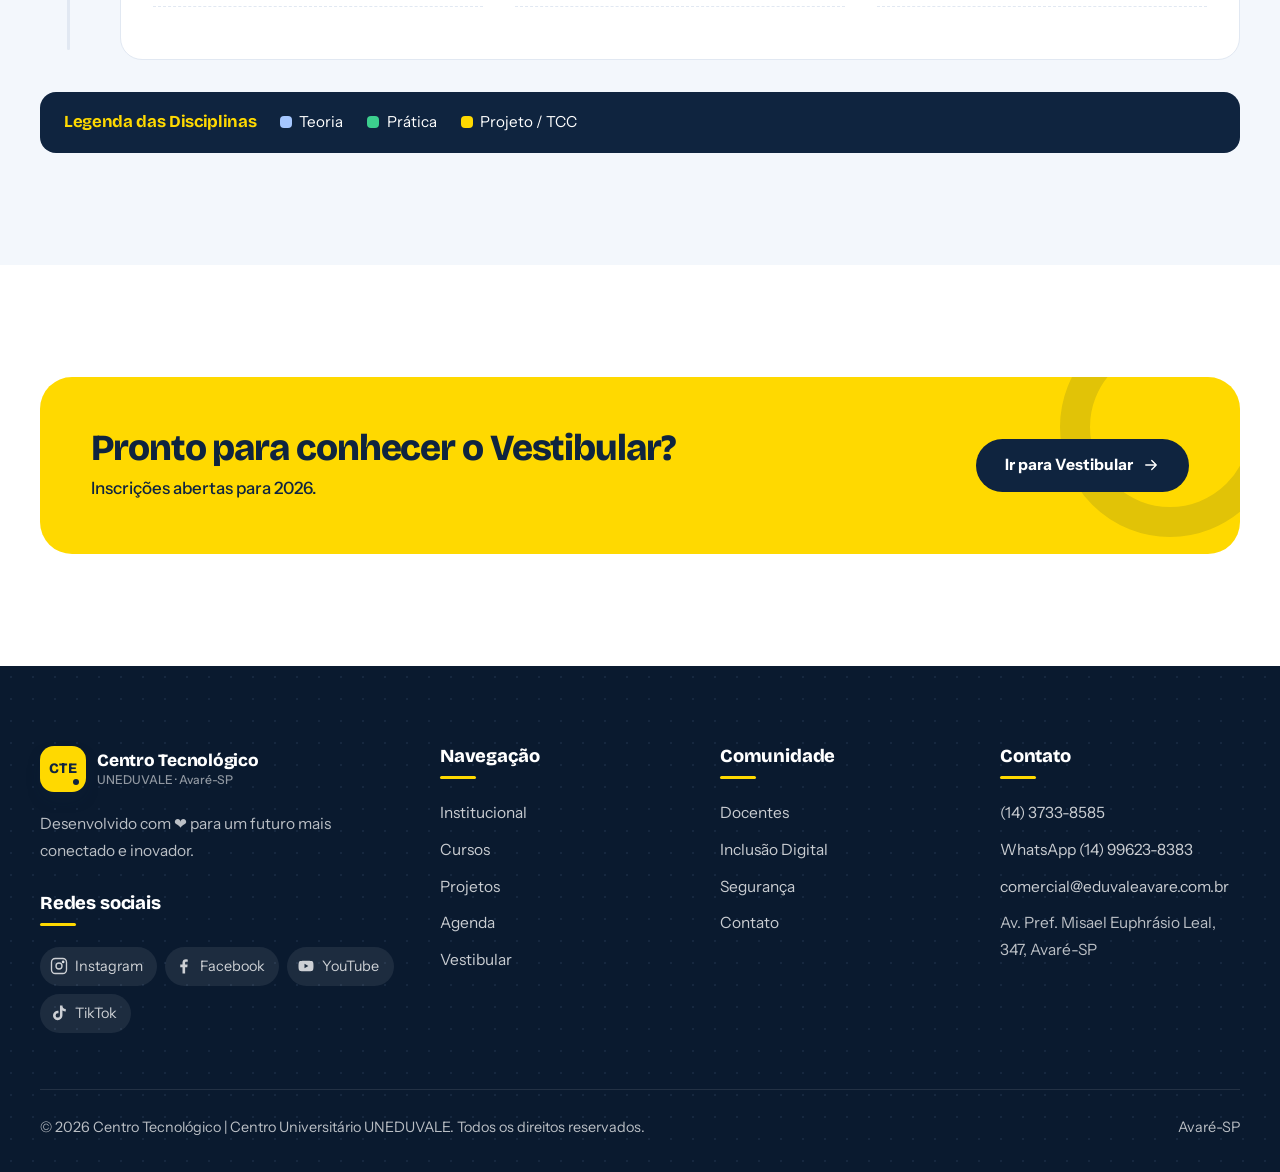
<file: cursos.html>
<!DOCTYPE html>
<html lang="pt-BR">
<head>
  <meta charset="UTF-8" />
  <meta name="viewport" content="width=device-width, initial-scale=1.0" />
  <title>Cursos | Centro Tecnológico UNEDUVALE</title>
  <meta name="description" content="Curso de Análise e Desenvolvimento de Sistemas da UNEDUVALE: visão geral e grade curricular." />
  <meta name="theme-color" content="#0f243f" />
  <script>
    (function () {
      var d = document.documentElement, t = null;
      d.classList.add('js');
      try { t = localStorage.getItem('theme'); } catch (e) {}
      if (!t) t = window.matchMedia('(prefers-color-scheme: dark)').matches ? 'dark' : 'light';
      d.dataset.theme = t;
    })();
  </script>
  <link rel="preconnect" href="https://fonts.googleapis.com" />
  <link rel="preconnect" href="https://fonts.gstatic.com" crossorigin />
  <link href="https://fonts.googleapis.com/css2?family=Bricolage+Grotesque:opsz,wght@12..96,500..800&family=Instrument+Sans:wght@400..700&display=swap" rel="stylesheet" />
  <link rel="stylesheet" href="styles.css" />
  <script src="app.js" defer></script>
</head>
<body>
  <a class="skip-link" href="#conteudo">Pular para o conteúdo</a>
  <div class="read-progress" aria-hidden="true"></div>

  <div class="topbar">
    <div class="container topbar-inner">
      <ul class="topbar-info">
        <li><a href="tel:+551437338585"><svg viewBox="0 0 24 24" fill="none" stroke="currentColor" stroke-width="1.8" stroke-linecap="round" stroke-linejoin="round" aria-hidden="true"><path d="M22 16.9v3a2 2 0 0 1-2.2 2 19.8 19.8 0 0 1-8.6-3.1 19.5 19.5 0 0 1-6-6A19.8 19.8 0 0 1 2.1 4.2 2 2 0 0 1 4.1 2h3a2 2 0 0 1 2 1.7c.1 1 .4 1.9.7 2.8a2 2 0 0 1-.5 2.1L8 9.9a16 16 0 0 0 6 6l1.3-1.3a2 2 0 0 1 2.1-.4c.9.3 1.8.6 2.8.7a2 2 0 0 1 1.7 2z"/></svg> (14) 3733-8585</a></li>
        <li><a href="mailto:comercial@eduvaleavare.com.br"><svg viewBox="0 0 24 24" fill="none" stroke="currentColor" stroke-width="1.8" stroke-linecap="round" stroke-linejoin="round" aria-hidden="true"><rect x="2" y="4" width="20" height="16" rx="2"/><path d="M22 6l-10 7L2 6"/></svg> comercial@eduvaleavare.com.br</a></li>
        <li><svg viewBox="0 0 24 24" fill="none" stroke="currentColor" stroke-width="1.8" stroke-linecap="round" stroke-linejoin="round" aria-hidden="true"><circle cx="12" cy="12" r="9"/><path d="M12 7v5l3 2"/></svg> Segunda a domingo, 08h às 22h</li>
      </ul>
      <div class="topbar-social"><a href="https://www.instagram.com/uneduvale" target="_blank" rel="noopener" aria-label="Instagram UNEDUVALE"><svg viewBox="0 0 24 24" fill="none" stroke="currentColor" stroke-width="1.8" stroke-linecap="round" stroke-linejoin="round" aria-hidden="true"><rect x="2" y="2" width="20" height="20" rx="5"/><circle cx="12" cy="12" r="4"/><circle cx="17.5" cy="6.5" r="1" fill="currentColor"/></svg></a><a href="https://www.facebook.com/uneduvale" target="_blank" rel="noopener" aria-label="Facebook UNEDUVALE"><svg viewBox="0 0 24 24" aria-hidden="true"><path fill="currentColor" d="M13.5 22v-8.5h2.9l.4-3.4h-3.3V7.9c0-1 .3-1.6 1.7-1.6h1.8V3.2a24 24 0 0 0-2.6-.1c-2.6 0-4.4 1.6-4.4 4.5v2.5H7v3.4h3v8.5h3.5Z"/></svg></a><a href="https://www.youtube.com/@uneduvale" target="_blank" rel="noopener" aria-label="Youtube UNEDUVALE"><svg viewBox="0 0 24 24" aria-hidden="true"><path fill="currentColor" d="M21.6 7.2a2.5 2.5 0 0 0-1.8-1.8C18.3 5 12 5 12 5s-6.3 0-7.8.4A2.5 2.5 0 0 0 2.4 7.2C2 8.7 2 12 2 12s0 3.3.4 4.8a2.5 2.5 0 0 0 1.8 1.8C5.7 19 12 19 12 19s6.3 0 7.8-.4a2.5 2.5 0 0 0 1.8-1.8c.4-1.5.4-4.8.4-4.8s0-3.3-.4-4.8ZM10 15V9l5.2 3L10 15Z"/></svg></a><a href="https://www.tiktok.com/@uneduvale" target="_blank" rel="noopener" aria-label="Tiktok UNEDUVALE"><svg viewBox="0 0 24 24" aria-hidden="true"><path fill="currentColor" d="M16.6 2h-3.3v13.2a2.9 2.9 0 1 1-2.9-2.9c.3 0 .6 0 .9.1V9a6.3 6.3 0 1 0 5.3 6.2V8.6a8 8 0 0 0 4.4 1.4V6.7A4.6 4.6 0 0 1 16.6 2Z"/></svg></a></div>
    </div>
  </div>

  <header class="site-header">
    <div class="container header-inner">
      <a href="index.html" class="brand" aria-label="Centro Tecnológico UNEDUVALE, página inicial">
          <span class="brand-mark" aria-hidden="true">CTE</span>
          <span>Centro Tecnológico<small>UNEDUVALE · Avaré-SP</small></span>
        </a>

      <nav class="main-nav" id="mainNav" aria-label="Principal">
        <a href="index.html#sobre">Institucional</a>
        <a href="index.html#solucoes">Serviços</a>
        <a href="cursos.html" aria-current="page">Cursos</a>
        <a href="projetos.html">Projetos</a>
        <a href="agenda.html">Agenda</a>
        <a href="docentes.html">Docentes</a>
        <a href="inclusao.html">Inclusão Digital</a>
        <a href="seguranca.html">Segurança</a>
        <a href="contato.html">Contato</a>
      </nav>

      <div class="header-actions">
        <button type="button" class="theme-switch" aria-label="Alternar tema">
          <span class="thumb">
            <svg class="icon-sun" viewBox="0 0 24 24" fill="none" stroke="currentColor" stroke-width="2.4" stroke-linecap="round" aria-hidden="true"><circle cx="12" cy="12" r="4"/><path d="M12 2v2M12 20v2M4.9 4.9l1.4 1.4M17.7 17.7l1.4 1.4M2 12h2M20 12h2M4.9 19.1l1.4-1.4M17.7 6.3l1.4-1.4"/></svg>
            <svg class="icon-moon" viewBox="0 0 24 24" fill="currentColor" aria-hidden="true"><path d="M21 12.8A9 9 0 1 1 11.2 3a7 7 0 0 0 9.8 9.8z"/></svg>
          </span>
        </button>
        <a class="btn btn-primary btn-sm" href="vestibular.html">Inscreva-se</a>
        <button type="button" class="menu-toggle" aria-controls="mainNav" aria-expanded="false" aria-label="Abrir menu">
          <span class="bars" aria-hidden="true"><span></span><span></span><span></span></span>
        </button>
      </div>
    </div>
  </header>
  <div class="nav-overlay" aria-hidden="true"></div>

  <main id="conteudo">
<section class="page-hero">
      <div class="container hero-in">
        <ol class="breadcrumb"><li><a href="index.html">Início</a></li><li aria-current="page">Cursos</li></ol>
        <h1>Cursos</h1>
        <p>Formação completa em Análise e Desenvolvimento de Sistemas com prática, laboratórios e projetos reais.</p>
        <div class="hero-actions on-dark"><a class="btn btn-primary" href="vestibular.html" data-magnetic>Inscreva-se <svg viewBox="0 0 24 24" fill="none" stroke="currentColor" stroke-width="1.8" stroke-linecap="round" stroke-linejoin="round" aria-hidden="true"><path d="M5 12h14M13 6l6 6-6 6"/></svg></a></div>
      </div>
    </section>

    <section class="section">
      <div class="container">
        <div class="heading  reveal">
          <span class="kicker">Curso</span>
          <h2>Análise e Desenvolvimento de Sistemas</h2>
          <p>Visão rápida + grade curricular do curso.</p>
        </div>
        <div class="course">
          <figure class="course-media reveal from-left">
            <div class="frame"><img src="assets/img/curso.webp" alt="Notebook com código aberto sobre uma mesa" loading="lazy" decoding="async" /></div>
            <span class="img-tag">Tecnologia</span>
          </figure>
          <div class="reveal from-right">
            <h3>Análise e Desenvolvimento de Sistemas</h3>
            <ul class="facts"><li><strong>3</strong>anos</li><li><strong>6</strong>períodos</li><li><strong>1.800</strong>horas</li></ul>
            <p>Formação completa em desenvolvimento full-stack, computação em nuvem, ciência de dados e DevOps.</p>
            <ul class="highlights">
              <li><span class="emoji" aria-hidden="true">🎯</span> Estágio garantido</li>
              <li><span class="emoji" aria-hidden="true">🖥️</span> Laboratórios modernos</li>
              <li><span class="emoji" aria-hidden="true">🏆</span> Hackathons</li>
              <li><span class="emoji" aria-hidden="true">🤝</span> Parcerias com empresas</li>
            </ul>
            <a class="btn btn-dark" href="#grade">Ver grade curricular <svg viewBox="0 0 24 24" fill="none" stroke="currentColor" stroke-width="1.8" stroke-linecap="round" stroke-linejoin="round" aria-hidden="true"><path d="M5 12h14M13 6l6 6-6 6"/></svg></a>
          </div>
        </div>
      </div>
    </section>

    <section id="grade" class="section section-soft">
      <div class="container">
        <div class="heading  reveal">
          <span class="kicker">Grade Curricular</span>
          <h2>Disciplinas por período</h2>
        </div>
        <div class="timeline">
          <span class="timeline-fill" aria-hidden="true"></span>
          <article class="period card">
            <span class="period-marker" aria-hidden="true">1</span>
            <div class="period-head">
              <h3>1º Período — Fundamentos</h3>
              <span class="period-hours">300h</span>
            </div>
            <p>Base sólida em lógica, algoritmos e pensamento computacional.</p>
            <ul class="subjects">
              <li><span class="subject-tag teoria">Teoria</span> Introdução à Programação <em>80h</em></li>
              <li><span class="subject-tag teoria">Teoria</span> Lógica de Programação <em>60h</em></li>
              <li><span class="subject-tag pratica">Prática</span> Banco de Dados I (SQL) <em>60h</em></li>
            </ul>
          </article>
          <article class="period card">
            <span class="period-marker" aria-hidden="true">2</span>
            <div class="period-head">
              <h3>2º Período — Estruturas</h3>
              <span class="period-hours">300h</span>
            </div>
            <p>Aprofundamento em POO, estruturas de dados e redes de computadores.</p>
            <ul class="subjects">
              <li><span class="subject-tag pratica">Prática</span> Programação Orientada a Objetos <em>80h</em></li>
              <li><span class="subject-tag teoria">Teoria</span> Estrutura de Dados <em>60h</em></li>
              <li><span class="subject-tag pratica">Prática</span> Banco de Dados II (NoSQL) <em>60h</em></li>
            </ul>
          </article>
          <article class="period card">
            <span class="period-marker" aria-hidden="true">3</span>
            <div class="period-head">
              <h3>3º Período — Web & Software</h3>
              <span class="period-hours">300h</span>
            </div>
            <p>Desenvolvimento web, engenharia de software e primeiras arquiteturas.</p>
            <ul class="subjects">
              <li><span class="subject-tag pratica">Prática</span> Desenvolvimento Frontend <em>80h</em></li>
              <li><span class="subject-tag pratica">Prática</span> Desenvolvimento Backend <em>80h</em></li>
              <li><span class="subject-tag teoria">Teoria</span> Arquitetura de Sistemas <em>60h</em></li>
            </ul>
          </article>
          <article class="period card">
            <span class="period-marker" aria-hidden="true">4</span>
            <div class="period-head">
              <h3>4º Período — Full-Stack</h3>
              <span class="period-hours">300h</span>
            </div>
            <p>Construção de aplicações completas com front-end, back-end e mobile.</p>
            <ul class="subjects">
              <li><span class="subject-tag pratica">Prática</span> Desenvolvimento Mobile <em>80h</em></li>
              <li><span class="subject-tag teoria">Teoria</span> Segurança da Informação <em>60h</em></li>
              <li><span class="subject-tag pratica">Prática</span> Qualidade e Testes <em>60h</em></li>
            </ul>
          </article>
          <article class="period card">
            <span class="period-marker" aria-hidden="true">5</span>
            <div class="period-head">
              <h3>5º Período — Cloud & Dados</h3>
              <span class="period-hours">300h</span>
            </div>
            <p>Computação em nuvem, ciência de dados e arquiteturas escaláveis.</p>
            <ul class="subjects">
              <li><span class="subject-tag pratica">Prática</span> Cloud Computing <em>80h</em></li>
              <li><span class="subject-tag teoria">Teoria</span> Inteligência Artificial <em>60h</em></li>
              <li><span class="subject-tag projeto">Projeto</span> Projeto Integrador I <em>60h</em></li>
            </ul>
          </article>
          <article class="period card">
            <span class="period-marker" aria-hidden="true">6</span>
            <div class="period-head">
              <h3>6º Período — Mercado & TCC</h3>
              <span class="period-hours">300h</span>
            </div>
            <p>Gestão de projetos, empreendedorismo e trabalho de conclusão.</p>
            <ul class="subjects">
              <li><span class="subject-tag teoria">Teoria</span> Governança de TI <em>60h</em></li>
              <li><span class="subject-tag pratica">Prática</span> Big Data / Análise de Dados <em>60h</em></li>
              <li><span class="subject-tag projeto">TCC</span> Estágio Supervisionado + TCC <em>80h</em></li>
            </ul>
          </article>
        </div>
        <div class="legend reveal">
          <h4>Legenda das Disciplinas</h4>
          <span><span class="legend-dot teoria"></span> Teoria</span>
          <span><span class="legend-dot pratica"></span> Prática</span>
          <span><span class="legend-dot projeto"></span> Projeto / TCC</span>
        </div>
      </div>
    </section>

    <section class="section">
      <div class="container">
        <div class="cta reveal zoom">
          <div>
            <h2>Pronto para conhecer o Vestibular?</h2>
            <p>Inscrições abertas para 2026.</p>
          </div>
          <a class="btn btn-dark" href="vestibular.html" data-magnetic>Ir para Vestibular <svg viewBox="0 0 24 24" fill="none" stroke="currentColor" stroke-width="1.8" stroke-linecap="round" stroke-linejoin="round" aria-hidden="true"><path d="M5 12h14M13 6l6 6-6 6"/></svg></a>
        </div>
      </div>
    </section>
  </main>

  <footer class="site-footer">
    <div class="container">
      <div class="footer-grid">
        <div>
          <a href="index.html" class="brand" aria-label="Centro Tecnológico UNEDUVALE, página inicial">
          <span class="brand-mark" aria-hidden="true">CTE</span>
          <span>Centro Tecnológico<small>UNEDUVALE · Avaré-SP</small></span>
        </a>
          <p>Desenvolvido com ❤️ para um futuro mais conectado e inovador.</p>
          <h2 class="footer-social-title">Redes sociais</h2>
          <ul class="footer-social"><li><a href="https://www.instagram.com/uneduvale" target="_blank" rel="noopener"><svg viewBox="0 0 24 24" fill="none" stroke="currentColor" stroke-width="1.8" stroke-linecap="round" stroke-linejoin="round" aria-hidden="true"><rect x="2" y="2" width="20" height="20" rx="5"/><circle cx="12" cy="12" r="4"/><circle cx="17.5" cy="6.5" r="1" fill="currentColor"/></svg><span>Instagram</span></a></li><li><a href="https://www.facebook.com/uneduvale" target="_blank" rel="noopener"><svg viewBox="0 0 24 24" aria-hidden="true"><path fill="currentColor" d="M13.5 22v-8.5h2.9l.4-3.4h-3.3V7.9c0-1 .3-1.6 1.7-1.6h1.8V3.2a24 24 0 0 0-2.6-.1c-2.6 0-4.4 1.6-4.4 4.5v2.5H7v3.4h3v8.5h3.5Z"/></svg><span>Facebook</span></a></li><li><a href="https://www.youtube.com/@uneduvale" target="_blank" rel="noopener"><svg viewBox="0 0 24 24" aria-hidden="true"><path fill="currentColor" d="M21.6 7.2a2.5 2.5 0 0 0-1.8-1.8C18.3 5 12 5 12 5s-6.3 0-7.8.4A2.5 2.5 0 0 0 2.4 7.2C2 8.7 2 12 2 12s0 3.3.4 4.8a2.5 2.5 0 0 0 1.8 1.8C5.7 19 12 19 12 19s6.3 0 7.8-.4a2.5 2.5 0 0 0 1.8-1.8c.4-1.5.4-4.8.4-4.8s0-3.3-.4-4.8ZM10 15V9l5.2 3L10 15Z"/></svg><span>YouTube</span></a></li><li><a href="https://www.tiktok.com/@uneduvale" target="_blank" rel="noopener"><svg viewBox="0 0 24 24" aria-hidden="true"><path fill="currentColor" d="M16.6 2h-3.3v13.2a2.9 2.9 0 1 1-2.9-2.9c.3 0 .6 0 .9.1V9a6.3 6.3 0 1 0 5.3 6.2V8.6a8 8 0 0 0 4.4 1.4V6.7A4.6 4.6 0 0 1 16.6 2Z"/></svg><span>TikTok</span></a></li></ul>
        </div>
        <nav aria-label="Rodapé">
          <h2>Navegação</h2>
          <ul>
            <li><a href="index.html#sobre">Institucional</a></li>
            <li><a href="cursos.html">Cursos</a></li>
            <li><a href="projetos.html">Projetos</a></li>
            <li><a href="agenda.html">Agenda</a></li>
            <li><a href="vestibular.html">Vestibular</a></li>
          </ul>
        </nav>
        <nav aria-label="Mais páginas">
          <h2>Comunidade</h2>
          <ul>
            <li><a href="docentes.html">Docentes</a></li>
            <li><a href="inclusao.html">Inclusão Digital</a></li>
            <li><a href="seguranca.html">Segurança</a></li>
            <li><a href="contato.html">Contato</a></li>
          </ul>
        </nav>
        <div>
          <h2>Contato</h2>
          <ul>
            <li><a href="tel:+551437338585">(14) 3733-8585</a></li>
            <li><a href="https://wa.me/5514996238383" target="_blank" rel="noopener">WhatsApp (14) 99623-8383</a></li>
            <li><a href="mailto:comercial@eduvaleavare.com.br">comercial@eduvaleavare.com.br</a></li>
            <li>Av. Pref. Misael Euphrásio Leal, 347, Avaré-SP</li>
          </ul>
        </div>
      </div>
      <div class="footer-bottom">
        <p>&copy; 2026 Centro Tecnológico | Centro Universitário UNEDUVALE. Todos os direitos reservados.</p>
        <p>Avaré-SP</p>
      </div>
    </div>
  </footer>

  <button type="button" class="to-top" aria-label="Voltar ao topo">
    <svg class="ring" viewBox="0 0 50 50" aria-hidden="true"><circle cx="25" cy="25" r="23"/></svg>
    <svg viewBox="0 0 24 24" fill="none" stroke="currentColor" stroke-width="1.8" stroke-linecap="round" stroke-linejoin="round" aria-hidden="true"><path d="M12 19V5M5 12l7-7 7 7"/></svg>
  </button>
</body>
</html>
</file>
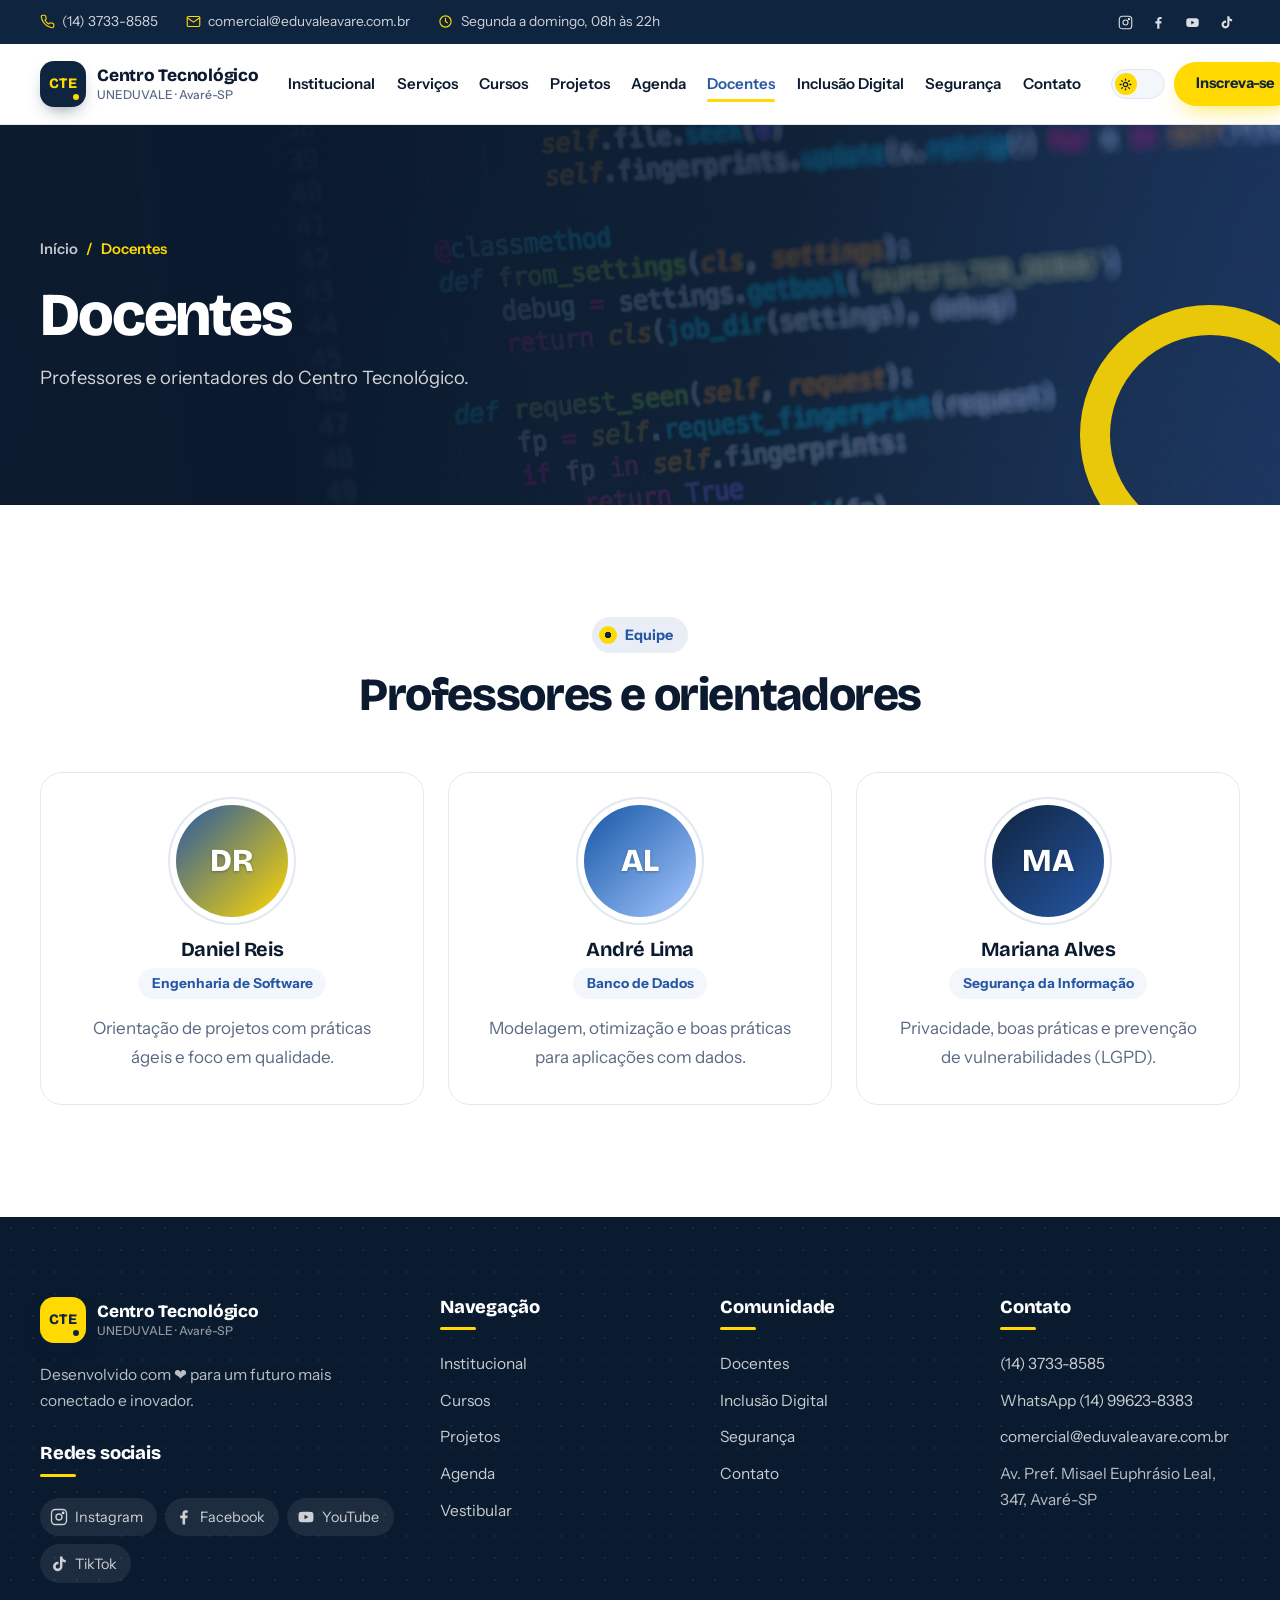
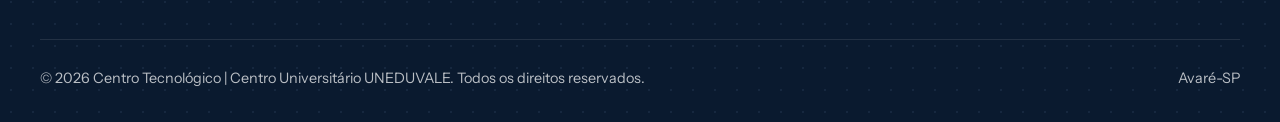
<file: docentes.html>
<!DOCTYPE html>
<html lang="pt-BR">
<head>
  <meta charset="UTF-8" />
  <meta name="viewport" content="width=device-width, initial-scale=1.0" />
  <title>Docentes | Centro Tecnológico UNEDUVALE</title>
  <meta name="description" content="Professores e orientadores do Centro Tecnológico UNEDUVALE." />
  <meta name="theme-color" content="#0f243f" />
  <script>
    (function () {
      var d = document.documentElement, t = null;
      d.classList.add('js');
      try { t = localStorage.getItem('theme'); } catch (e) {}
      if (!t) t = window.matchMedia('(prefers-color-scheme: dark)').matches ? 'dark' : 'light';
      d.dataset.theme = t;
    })();
  </script>
  <link rel="preconnect" href="https://fonts.googleapis.com" />
  <link rel="preconnect" href="https://fonts.gstatic.com" crossorigin />
  <link href="https://fonts.googleapis.com/css2?family=Bricolage+Grotesque:opsz,wght@12..96,500..800&family=Instrument+Sans:wght@400..700&display=swap" rel="stylesheet" />
  <link rel="stylesheet" href="styles.css" />
  <script src="app.js" defer></script>
</head>
<body>
  <a class="skip-link" href="#conteudo">Pular para o conteúdo</a>
  <div class="read-progress" aria-hidden="true"></div>

  <div class="topbar">
    <div class="container topbar-inner">
      <ul class="topbar-info">
        <li><a href="tel:+551437338585"><svg viewBox="0 0 24 24" fill="none" stroke="currentColor" stroke-width="1.8" stroke-linecap="round" stroke-linejoin="round" aria-hidden="true"><path d="M22 16.9v3a2 2 0 0 1-2.2 2 19.8 19.8 0 0 1-8.6-3.1 19.5 19.5 0 0 1-6-6A19.8 19.8 0 0 1 2.1 4.2 2 2 0 0 1 4.1 2h3a2 2 0 0 1 2 1.7c.1 1 .4 1.9.7 2.8a2 2 0 0 1-.5 2.1L8 9.9a16 16 0 0 0 6 6l1.3-1.3a2 2 0 0 1 2.1-.4c.9.3 1.8.6 2.8.7a2 2 0 0 1 1.7 2z"/></svg> (14) 3733-8585</a></li>
        <li><a href="mailto:comercial@eduvaleavare.com.br"><svg viewBox="0 0 24 24" fill="none" stroke="currentColor" stroke-width="1.8" stroke-linecap="round" stroke-linejoin="round" aria-hidden="true"><rect x="2" y="4" width="20" height="16" rx="2"/><path d="M22 6l-10 7L2 6"/></svg> comercial@eduvaleavare.com.br</a></li>
        <li><svg viewBox="0 0 24 24" fill="none" stroke="currentColor" stroke-width="1.8" stroke-linecap="round" stroke-linejoin="round" aria-hidden="true"><circle cx="12" cy="12" r="9"/><path d="M12 7v5l3 2"/></svg> Segunda a domingo, 08h às 22h</li>
      </ul>
      <div class="topbar-social"><a href="https://www.instagram.com/uneduvale" target="_blank" rel="noopener" aria-label="Instagram UNEDUVALE"><svg viewBox="0 0 24 24" fill="none" stroke="currentColor" stroke-width="1.8" stroke-linecap="round" stroke-linejoin="round" aria-hidden="true"><rect x="2" y="2" width="20" height="20" rx="5"/><circle cx="12" cy="12" r="4"/><circle cx="17.5" cy="6.5" r="1" fill="currentColor"/></svg></a><a href="https://www.facebook.com/uneduvale" target="_blank" rel="noopener" aria-label="Facebook UNEDUVALE"><svg viewBox="0 0 24 24" aria-hidden="true"><path fill="currentColor" d="M13.5 22v-8.5h2.9l.4-3.4h-3.3V7.9c0-1 .3-1.6 1.7-1.6h1.8V3.2a24 24 0 0 0-2.6-.1c-2.6 0-4.4 1.6-4.4 4.5v2.5H7v3.4h3v8.5h3.5Z"/></svg></a><a href="https://www.youtube.com/@uneduvale" target="_blank" rel="noopener" aria-label="Youtube UNEDUVALE"><svg viewBox="0 0 24 24" aria-hidden="true"><path fill="currentColor" d="M21.6 7.2a2.5 2.5 0 0 0-1.8-1.8C18.3 5 12 5 12 5s-6.3 0-7.8.4A2.5 2.5 0 0 0 2.4 7.2C2 8.7 2 12 2 12s0 3.3.4 4.8a2.5 2.5 0 0 0 1.8 1.8C5.7 19 12 19 12 19s6.3 0 7.8-.4a2.5 2.5 0 0 0 1.8-1.8c.4-1.5.4-4.8.4-4.8s0-3.3-.4-4.8ZM10 15V9l5.2 3L10 15Z"/></svg></a><a href="https://www.tiktok.com/@uneduvale" target="_blank" rel="noopener" aria-label="Tiktok UNEDUVALE"><svg viewBox="0 0 24 24" aria-hidden="true"><path fill="currentColor" d="M16.6 2h-3.3v13.2a2.9 2.9 0 1 1-2.9-2.9c.3 0 .6 0 .9.1V9a6.3 6.3 0 1 0 5.3 6.2V8.6a8 8 0 0 0 4.4 1.4V6.7A4.6 4.6 0 0 1 16.6 2Z"/></svg></a></div>
    </div>
  </div>

  <header class="site-header">
    <div class="container header-inner">
      <a href="index.html" class="brand" aria-label="Centro Tecnológico UNEDUVALE, página inicial">
          <span class="brand-mark" aria-hidden="true">CTE</span>
          <span>Centro Tecnológico<small>UNEDUVALE · Avaré-SP</small></span>
        </a>

      <nav class="main-nav" id="mainNav" aria-label="Principal">
        <a href="index.html#sobre">Institucional</a>
        <a href="index.html#solucoes">Serviços</a>
        <a href="cursos.html">Cursos</a>
        <a href="projetos.html">Projetos</a>
        <a href="agenda.html">Agenda</a>
        <a href="docentes.html" aria-current="page">Docentes</a>
        <a href="inclusao.html">Inclusão Digital</a>
        <a href="seguranca.html">Segurança</a>
        <a href="contato.html">Contato</a>
      </nav>

      <div class="header-actions">
        <button type="button" class="theme-switch" aria-label="Alternar tema">
          <span class="thumb">
            <svg class="icon-sun" viewBox="0 0 24 24" fill="none" stroke="currentColor" stroke-width="2.4" stroke-linecap="round" aria-hidden="true"><circle cx="12" cy="12" r="4"/><path d="M12 2v2M12 20v2M4.9 4.9l1.4 1.4M17.7 17.7l1.4 1.4M2 12h2M20 12h2M4.9 19.1l1.4-1.4M17.7 6.3l1.4-1.4"/></svg>
            <svg class="icon-moon" viewBox="0 0 24 24" fill="currentColor" aria-hidden="true"><path d="M21 12.8A9 9 0 1 1 11.2 3a7 7 0 0 0 9.8 9.8z"/></svg>
          </span>
        </button>
        <a class="btn btn-primary btn-sm" href="vestibular.html">Inscreva-se</a>
        <button type="button" class="menu-toggle" aria-controls="mainNav" aria-expanded="false" aria-label="Abrir menu">
          <span class="bars" aria-hidden="true"><span></span><span></span><span></span></span>
        </button>
      </div>
    </div>
  </header>
  <div class="nav-overlay" aria-hidden="true"></div>

  <main id="conteudo">
<section class="page-hero">
      <div class="container hero-in">
        <ol class="breadcrumb"><li><a href="index.html">Início</a></li><li aria-current="page">Docentes</li></ol>
        <h1>Docentes</h1>
        <p>Professores e orientadores do Centro Tecnológico.</p>
      </div>
    </section>

    <section class="section">
      <div class="container">
        <div class="heading center reveal">
          <span class="kicker">Equipe</span>
          <h2>Professores e orientadores</h2>
        </div>
        <div class="grid grid-3" data-stagger>
          <article class="card teacher lift">
            <span class="avatar" style="--c1: #2657a4; --c2: #ffd900;" aria-hidden="true">DR</span>
            <h3>Daniel Reis</h3>
            <span class="role">Engenharia de Software</span>
            <p>Orientação de projetos com práticas ágeis e foco em qualidade.</p>
          </article>
          <article class="card teacher lift">
            <span class="avatar" style="--c1: #1556a6; --c2: #a5c7ff;" aria-hidden="true">AL</span>
            <h3>André Lima</h3>
            <span class="role">Banco de Dados</span>
            <p>Modelagem, otimização e boas práticas para aplicações com dados.</p>
          </article>
          <article class="card teacher lift">
            <span class="avatar" style="--c1: #0f243f; --c2: #2657a4;" aria-hidden="true">MA</span>
            <h3>Mariana Alves</h3>
            <span class="role">Segurança da Informação</span>
            <p>Privacidade, boas práticas e prevenção de vulnerabilidades (LGPD).</p>
          </article>
        </div>
      </div>
    </section>
  </main>

  <footer class="site-footer">
    <div class="container">
      <div class="footer-grid">
        <div>
          <a href="index.html" class="brand" aria-label="Centro Tecnológico UNEDUVALE, página inicial">
          <span class="brand-mark" aria-hidden="true">CTE</span>
          <span>Centro Tecnológico<small>UNEDUVALE · Avaré-SP</small></span>
        </a>
          <p>Desenvolvido com ❤️ para um futuro mais conectado e inovador.</p>
          <h2 class="footer-social-title">Redes sociais</h2>
          <ul class="footer-social"><li><a href="https://www.instagram.com/uneduvale" target="_blank" rel="noopener"><svg viewBox="0 0 24 24" fill="none" stroke="currentColor" stroke-width="1.8" stroke-linecap="round" stroke-linejoin="round" aria-hidden="true"><rect x="2" y="2" width="20" height="20" rx="5"/><circle cx="12" cy="12" r="4"/><circle cx="17.5" cy="6.5" r="1" fill="currentColor"/></svg><span>Instagram</span></a></li><li><a href="https://www.facebook.com/uneduvale" target="_blank" rel="noopener"><svg viewBox="0 0 24 24" aria-hidden="true"><path fill="currentColor" d="M13.5 22v-8.5h2.9l.4-3.4h-3.3V7.9c0-1 .3-1.6 1.7-1.6h1.8V3.2a24 24 0 0 0-2.6-.1c-2.6 0-4.4 1.6-4.4 4.5v2.5H7v3.4h3v8.5h3.5Z"/></svg><span>Facebook</span></a></li><li><a href="https://www.youtube.com/@uneduvale" target="_blank" rel="noopener"><svg viewBox="0 0 24 24" aria-hidden="true"><path fill="currentColor" d="M21.6 7.2a2.5 2.5 0 0 0-1.8-1.8C18.3 5 12 5 12 5s-6.3 0-7.8.4A2.5 2.5 0 0 0 2.4 7.2C2 8.7 2 12 2 12s0 3.3.4 4.8a2.5 2.5 0 0 0 1.8 1.8C5.7 19 12 19 12 19s6.3 0 7.8-.4a2.5 2.5 0 0 0 1.8-1.8c.4-1.5.4-4.8.4-4.8s0-3.3-.4-4.8ZM10 15V9l5.2 3L10 15Z"/></svg><span>YouTube</span></a></li><li><a href="https://www.tiktok.com/@uneduvale" target="_blank" rel="noopener"><svg viewBox="0 0 24 24" aria-hidden="true"><path fill="currentColor" d="M16.6 2h-3.3v13.2a2.9 2.9 0 1 1-2.9-2.9c.3 0 .6 0 .9.1V9a6.3 6.3 0 1 0 5.3 6.2V8.6a8 8 0 0 0 4.4 1.4V6.7A4.6 4.6 0 0 1 16.6 2Z"/></svg><span>TikTok</span></a></li></ul>
        </div>
        <nav aria-label="Rodapé">
          <h2>Navegação</h2>
          <ul>
            <li><a href="index.html#sobre">Institucional</a></li>
            <li><a href="cursos.html">Cursos</a></li>
            <li><a href="projetos.html">Projetos</a></li>
            <li><a href="agenda.html">Agenda</a></li>
            <li><a href="vestibular.html">Vestibular</a></li>
          </ul>
        </nav>
        <nav aria-label="Mais páginas">
          <h2>Comunidade</h2>
          <ul>
            <li><a href="docentes.html">Docentes</a></li>
            <li><a href="inclusao.html">Inclusão Digital</a></li>
            <li><a href="seguranca.html">Segurança</a></li>
            <li><a href="contato.html">Contato</a></li>
          </ul>
        </nav>
        <div>
          <h2>Contato</h2>
          <ul>
            <li><a href="tel:+551437338585">(14) 3733-8585</a></li>
            <li><a href="https://wa.me/5514996238383" target="_blank" rel="noopener">WhatsApp (14) 99623-8383</a></li>
            <li><a href="mailto:comercial@eduvaleavare.com.br">comercial@eduvaleavare.com.br</a></li>
            <li>Av. Pref. Misael Euphrásio Leal, 347, Avaré-SP</li>
          </ul>
        </div>
      </div>
      <div class="footer-bottom">
        <p>&copy; 2026 Centro Tecnológico | Centro Universitário UNEDUVALE. Todos os direitos reservados.</p>
        <p>Avaré-SP</p>
      </div>
    </div>
  </footer>

  <button type="button" class="to-top" aria-label="Voltar ao topo">
    <svg class="ring" viewBox="0 0 50 50" aria-hidden="true"><circle cx="25" cy="25" r="23"/></svg>
    <svg viewBox="0 0 24 24" fill="none" stroke="currentColor" stroke-width="1.8" stroke-linecap="round" stroke-linejoin="round" aria-hidden="true"><path d="M12 19V5M5 12l7-7 7 7"/></svg>
  </button>
</body>
</html>
</file>
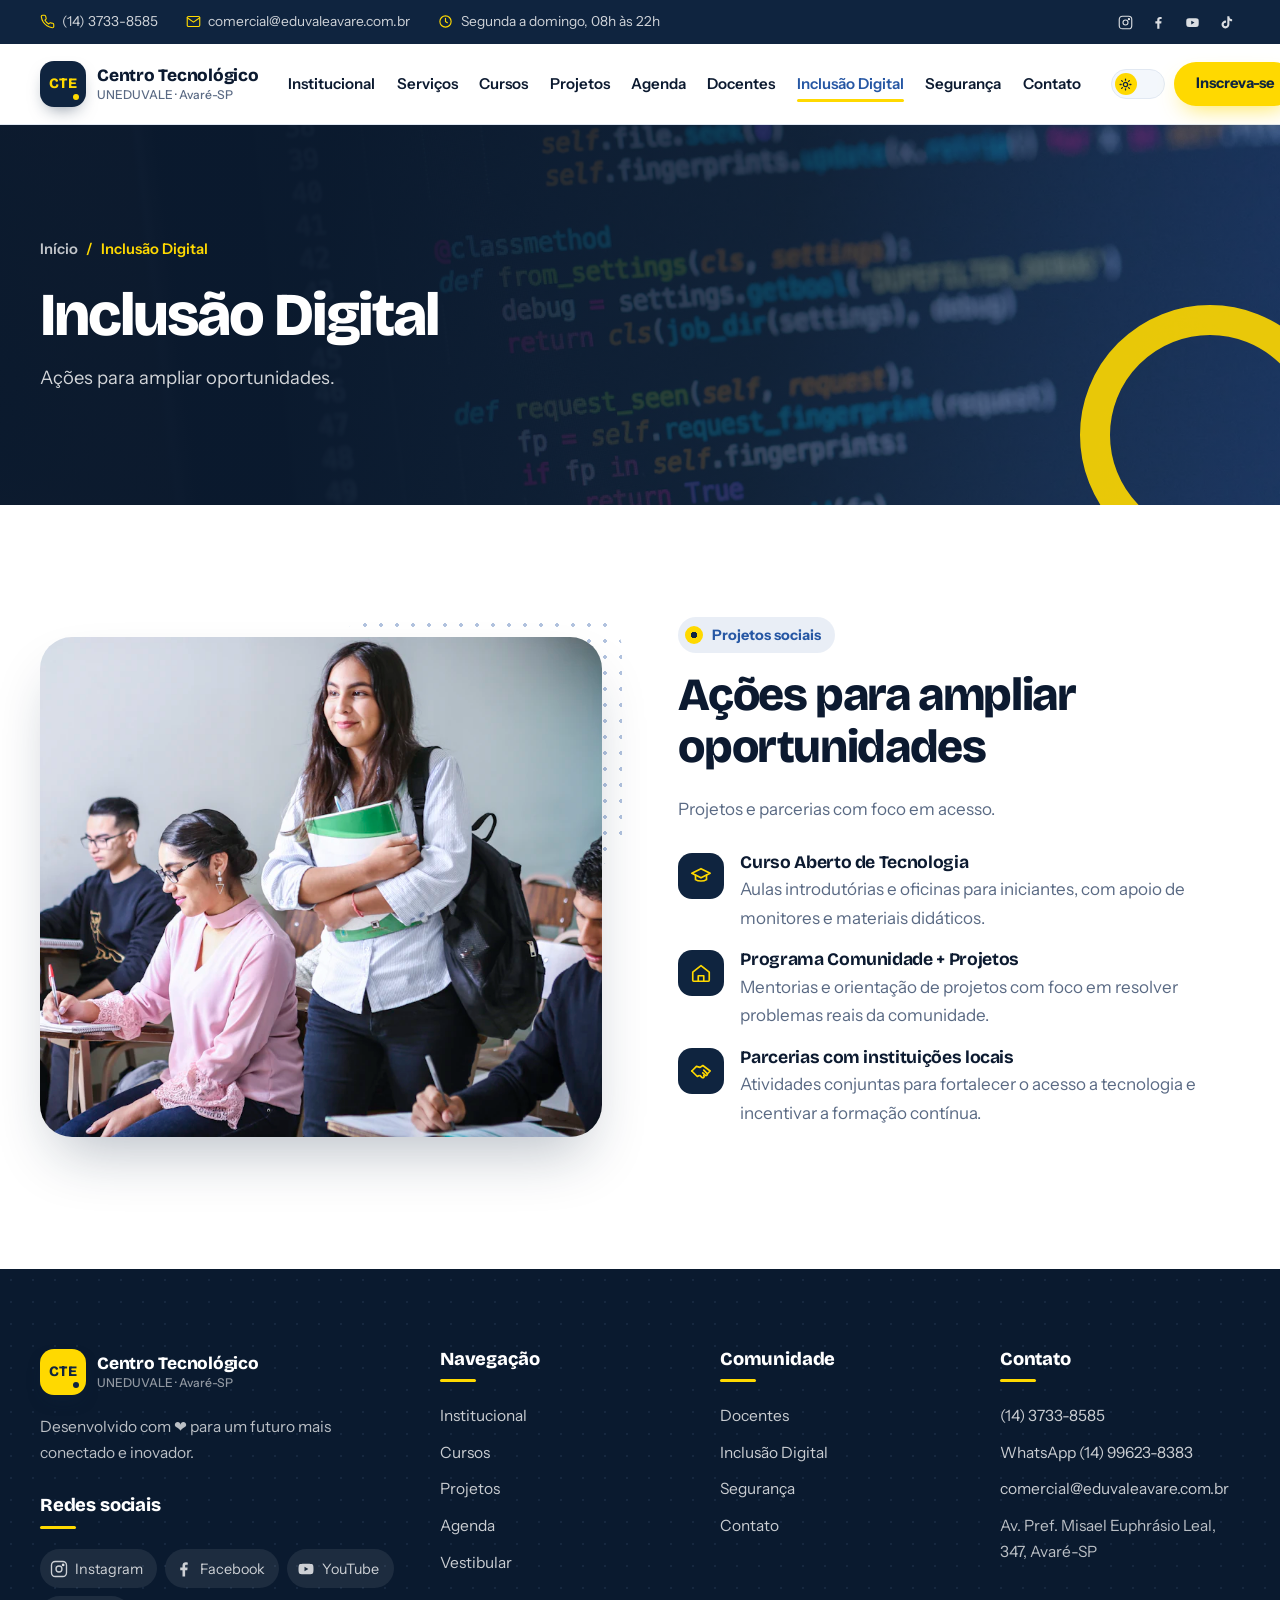
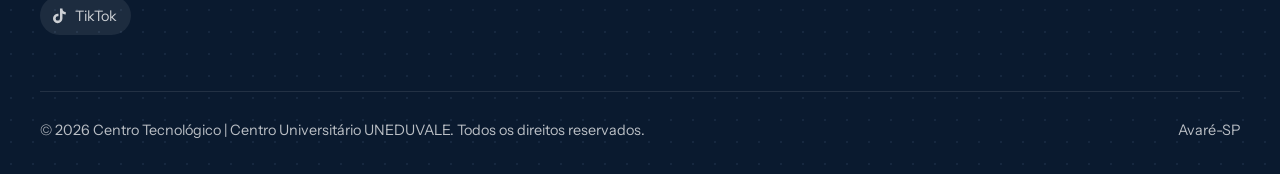
<file: inclusao.html>
<!DOCTYPE html>
<html lang="pt-BR">
<head>
  <meta charset="UTF-8" />
  <meta name="viewport" content="width=device-width, initial-scale=1.0" />
  <title>Inclusão Digital | Centro Tecnológico UNEDUVALE</title>
  <meta name="description" content="Ações de inclusão digital do Centro Tecnológico UNEDUVALE." />
  <meta name="theme-color" content="#0f243f" />
  <script>
    (function () {
      var d = document.documentElement, t = null;
      d.classList.add('js');
      try { t = localStorage.getItem('theme'); } catch (e) {}
      if (!t) t = window.matchMedia('(prefers-color-scheme: dark)').matches ? 'dark' : 'light';
      d.dataset.theme = t;
    })();
  </script>
  <link rel="preconnect" href="https://fonts.googleapis.com" />
  <link rel="preconnect" href="https://fonts.gstatic.com" crossorigin />
  <link href="https://fonts.googleapis.com/css2?family=Bricolage+Grotesque:opsz,wght@12..96,500..800&family=Instrument+Sans:wght@400..700&display=swap" rel="stylesheet" />
  <link rel="stylesheet" href="styles.css" />
  <script src="app.js" defer></script>
</head>
<body>
  <a class="skip-link" href="#conteudo">Pular para o conteúdo</a>
  <div class="read-progress" aria-hidden="true"></div>

  <div class="topbar">
    <div class="container topbar-inner">
      <ul class="topbar-info">
        <li><a href="tel:+551437338585"><svg viewBox="0 0 24 24" fill="none" stroke="currentColor" stroke-width="1.8" stroke-linecap="round" stroke-linejoin="round" aria-hidden="true"><path d="M22 16.9v3a2 2 0 0 1-2.2 2 19.8 19.8 0 0 1-8.6-3.1 19.5 19.5 0 0 1-6-6A19.8 19.8 0 0 1 2.1 4.2 2 2 0 0 1 4.1 2h3a2 2 0 0 1 2 1.7c.1 1 .4 1.9.7 2.8a2 2 0 0 1-.5 2.1L8 9.9a16 16 0 0 0 6 6l1.3-1.3a2 2 0 0 1 2.1-.4c.9.3 1.8.6 2.8.7a2 2 0 0 1 1.7 2z"/></svg> (14) 3733-8585</a></li>
        <li><a href="mailto:comercial@eduvaleavare.com.br"><svg viewBox="0 0 24 24" fill="none" stroke="currentColor" stroke-width="1.8" stroke-linecap="round" stroke-linejoin="round" aria-hidden="true"><rect x="2" y="4" width="20" height="16" rx="2"/><path d="M22 6l-10 7L2 6"/></svg> comercial@eduvaleavare.com.br</a></li>
        <li><svg viewBox="0 0 24 24" fill="none" stroke="currentColor" stroke-width="1.8" stroke-linecap="round" stroke-linejoin="round" aria-hidden="true"><circle cx="12" cy="12" r="9"/><path d="M12 7v5l3 2"/></svg> Segunda a domingo, 08h às 22h</li>
      </ul>
      <div class="topbar-social"><a href="https://www.instagram.com/uneduvale" target="_blank" rel="noopener" aria-label="Instagram UNEDUVALE"><svg viewBox="0 0 24 24" fill="none" stroke="currentColor" stroke-width="1.8" stroke-linecap="round" stroke-linejoin="round" aria-hidden="true"><rect x="2" y="2" width="20" height="20" rx="5"/><circle cx="12" cy="12" r="4"/><circle cx="17.5" cy="6.5" r="1" fill="currentColor"/></svg></a><a href="https://www.facebook.com/uneduvale" target="_blank" rel="noopener" aria-label="Facebook UNEDUVALE"><svg viewBox="0 0 24 24" aria-hidden="true"><path fill="currentColor" d="M13.5 22v-8.5h2.9l.4-3.4h-3.3V7.9c0-1 .3-1.6 1.7-1.6h1.8V3.2a24 24 0 0 0-2.6-.1c-2.6 0-4.4 1.6-4.4 4.5v2.5H7v3.4h3v8.5h3.5Z"/></svg></a><a href="https://www.youtube.com/@uneduvale" target="_blank" rel="noopener" aria-label="Youtube UNEDUVALE"><svg viewBox="0 0 24 24" aria-hidden="true"><path fill="currentColor" d="M21.6 7.2a2.5 2.5 0 0 0-1.8-1.8C18.3 5 12 5 12 5s-6.3 0-7.8.4A2.5 2.5 0 0 0 2.4 7.2C2 8.7 2 12 2 12s0 3.3.4 4.8a2.5 2.5 0 0 0 1.8 1.8C5.7 19 12 19 12 19s6.3 0 7.8-.4a2.5 2.5 0 0 0 1.8-1.8c.4-1.5.4-4.8.4-4.8s0-3.3-.4-4.8ZM10 15V9l5.2 3L10 15Z"/></svg></a><a href="https://www.tiktok.com/@uneduvale" target="_blank" rel="noopener" aria-label="Tiktok UNEDUVALE"><svg viewBox="0 0 24 24" aria-hidden="true"><path fill="currentColor" d="M16.6 2h-3.3v13.2a2.9 2.9 0 1 1-2.9-2.9c.3 0 .6 0 .9.1V9a6.3 6.3 0 1 0 5.3 6.2V8.6a8 8 0 0 0 4.4 1.4V6.7A4.6 4.6 0 0 1 16.6 2Z"/></svg></a></div>
    </div>
  </div>

  <header class="site-header">
    <div class="container header-inner">
      <a href="index.html" class="brand" aria-label="Centro Tecnológico UNEDUVALE, página inicial">
          <span class="brand-mark" aria-hidden="true">CTE</span>
          <span>Centro Tecnológico<small>UNEDUVALE · Avaré-SP</small></span>
        </a>

      <nav class="main-nav" id="mainNav" aria-label="Principal">
        <a href="index.html#sobre">Institucional</a>
        <a href="index.html#solucoes">Serviços</a>
        <a href="cursos.html">Cursos</a>
        <a href="projetos.html">Projetos</a>
        <a href="agenda.html">Agenda</a>
        <a href="docentes.html">Docentes</a>
        <a href="inclusao.html" aria-current="page">Inclusão Digital</a>
        <a href="seguranca.html">Segurança</a>
        <a href="contato.html">Contato</a>
      </nav>

      <div class="header-actions">
        <button type="button" class="theme-switch" aria-label="Alternar tema">
          <span class="thumb">
            <svg class="icon-sun" viewBox="0 0 24 24" fill="none" stroke="currentColor" stroke-width="2.4" stroke-linecap="round" aria-hidden="true"><circle cx="12" cy="12" r="4"/><path d="M12 2v2M12 20v2M4.9 4.9l1.4 1.4M17.7 17.7l1.4 1.4M2 12h2M20 12h2M4.9 19.1l1.4-1.4M17.7 6.3l1.4-1.4"/></svg>
            <svg class="icon-moon" viewBox="0 0 24 24" fill="currentColor" aria-hidden="true"><path d="M21 12.8A9 9 0 1 1 11.2 3a7 7 0 0 0 9.8 9.8z"/></svg>
          </span>
        </button>
        <a class="btn btn-primary btn-sm" href="vestibular.html">Inscreva-se</a>
        <button type="button" class="menu-toggle" aria-controls="mainNav" aria-expanded="false" aria-label="Abrir menu">
          <span class="bars" aria-hidden="true"><span></span><span></span><span></span></span>
        </button>
      </div>
    </div>
  </header>
  <div class="nav-overlay" aria-hidden="true"></div>

  <main id="conteudo">
<section class="page-hero">
      <div class="container hero-in">
        <ol class="breadcrumb"><li><a href="index.html">Início</a></li><li aria-current="page">Inclusão Digital</li></ol>
        <h1>Inclusão Digital</h1>
        <p>Ações para ampliar oportunidades.</p>
      </div>
    </section>

    <section class="section">
      <div class="container split">
        <figure class="split-media reveal from-left"><div class="frame"><img src="assets/img/inclusao.webp" alt="Estudantes em sala de aula" loading="lazy" decoding="async" /></div></figure>
        <div class="reveal from-right">
          <span class="kicker">Projetos sociais</span>
          <h2>Ações para ampliar oportunidades</h2>
          <p style="color: var(--muted);">Projetos e parcerias com foco em acesso.</p>
          <ul class="checks">
            <li><span class="ico"><svg viewBox="0 0 24 24" fill="none" stroke="currentColor" stroke-width="1.8" stroke-linecap="round" stroke-linejoin="round" aria-hidden="true"><path d="M2 9l10-5 10 5-10 5z"/><path d="M6 11v5c3 2 9 2 12 0v-5"/></svg></span><div><h3>Curso Aberto de Tecnologia</h3><p>Aulas introdutórias e oficinas para iniciantes, com apoio de monitores e materiais didáticos.</p></div></li>
            <li><span class="ico"><svg viewBox="0 0 24 24" fill="none" stroke="currentColor" stroke-width="1.8" stroke-linecap="round" stroke-linejoin="round" aria-hidden="true"><path d="M3 11l9-7 9 7v9a1 1 0 0 1-1 1H4a1 1 0 0 1-1-1z"/><path d="M9 21v-6h6v6"/></svg></span><div><h3>Programa Comunidade + Projetos</h3><p>Mentorias e orientação de projetos com foco em resolver problemas reais da comunidade.</p></div></li>
            <li><span class="ico"><svg viewBox="0 0 24 24" fill="none" stroke="currentColor" stroke-width="1.8" stroke-linecap="round" stroke-linejoin="round" aria-hidden="true"><path d="M11 17l2 2a1.4 1.4 0 0 0 2-2"/><path d="M14 14l2.5 2.5a1.4 1.4 0 0 0 2-2L15 11"/><path d="M2 12l5-5 4 1 3-2 8 6-3 3"/><path d="M2 12l6 6 2-1"/></svg></span><div><h3>Parcerias com instituições locais</h3><p>Atividades conjuntas para fortalecer o acesso a tecnologia e incentivar a formação contínua.</p></div></li>
          </ul>
        </div>
      </div>
    </section>
  </main>

  <footer class="site-footer">
    <div class="container">
      <div class="footer-grid">
        <div>
          <a href="index.html" class="brand" aria-label="Centro Tecnológico UNEDUVALE, página inicial">
          <span class="brand-mark" aria-hidden="true">CTE</span>
          <span>Centro Tecnológico<small>UNEDUVALE · Avaré-SP</small></span>
        </a>
          <p>Desenvolvido com ❤️ para um futuro mais conectado e inovador.</p>
          <h2 class="footer-social-title">Redes sociais</h2>
          <ul class="footer-social"><li><a href="https://www.instagram.com/uneduvale" target="_blank" rel="noopener"><svg viewBox="0 0 24 24" fill="none" stroke="currentColor" stroke-width="1.8" stroke-linecap="round" stroke-linejoin="round" aria-hidden="true"><rect x="2" y="2" width="20" height="20" rx="5"/><circle cx="12" cy="12" r="4"/><circle cx="17.5" cy="6.5" r="1" fill="currentColor"/></svg><span>Instagram</span></a></li><li><a href="https://www.facebook.com/uneduvale" target="_blank" rel="noopener"><svg viewBox="0 0 24 24" aria-hidden="true"><path fill="currentColor" d="M13.5 22v-8.5h2.9l.4-3.4h-3.3V7.9c0-1 .3-1.6 1.7-1.6h1.8V3.2a24 24 0 0 0-2.6-.1c-2.6 0-4.4 1.6-4.4 4.5v2.5H7v3.4h3v8.5h3.5Z"/></svg><span>Facebook</span></a></li><li><a href="https://www.youtube.com/@uneduvale" target="_blank" rel="noopener"><svg viewBox="0 0 24 24" aria-hidden="true"><path fill="currentColor" d="M21.6 7.2a2.5 2.5 0 0 0-1.8-1.8C18.3 5 12 5 12 5s-6.3 0-7.8.4A2.5 2.5 0 0 0 2.4 7.2C2 8.7 2 12 2 12s0 3.3.4 4.8a2.5 2.5 0 0 0 1.8 1.8C5.7 19 12 19 12 19s6.3 0 7.8-.4a2.5 2.5 0 0 0 1.8-1.8c.4-1.5.4-4.8.4-4.8s0-3.3-.4-4.8ZM10 15V9l5.2 3L10 15Z"/></svg><span>YouTube</span></a></li><li><a href="https://www.tiktok.com/@uneduvale" target="_blank" rel="noopener"><svg viewBox="0 0 24 24" aria-hidden="true"><path fill="currentColor" d="M16.6 2h-3.3v13.2a2.9 2.9 0 1 1-2.9-2.9c.3 0 .6 0 .9.1V9a6.3 6.3 0 1 0 5.3 6.2V8.6a8 8 0 0 0 4.4 1.4V6.7A4.6 4.6 0 0 1 16.6 2Z"/></svg><span>TikTok</span></a></li></ul>
        </div>
        <nav aria-label="Rodapé">
          <h2>Navegação</h2>
          <ul>
            <li><a href="index.html#sobre">Institucional</a></li>
            <li><a href="cursos.html">Cursos</a></li>
            <li><a href="projetos.html">Projetos</a></li>
            <li><a href="agenda.html">Agenda</a></li>
            <li><a href="vestibular.html">Vestibular</a></li>
          </ul>
        </nav>
        <nav aria-label="Mais páginas">
          <h2>Comunidade</h2>
          <ul>
            <li><a href="docentes.html">Docentes</a></li>
            <li><a href="inclusao.html">Inclusão Digital</a></li>
            <li><a href="seguranca.html">Segurança</a></li>
            <li><a href="contato.html">Contato</a></li>
          </ul>
        </nav>
        <div>
          <h2>Contato</h2>
          <ul>
            <li><a href="tel:+551437338585">(14) 3733-8585</a></li>
            <li><a href="https://wa.me/5514996238383" target="_blank" rel="noopener">WhatsApp (14) 99623-8383</a></li>
            <li><a href="mailto:comercial@eduvaleavare.com.br">comercial@eduvaleavare.com.br</a></li>
            <li>Av. Pref. Misael Euphrásio Leal, 347, Avaré-SP</li>
          </ul>
        </div>
      </div>
      <div class="footer-bottom">
        <p>&copy; 2026 Centro Tecnológico | Centro Universitário UNEDUVALE. Todos os direitos reservados.</p>
        <p>Avaré-SP</p>
      </div>
    </div>
  </footer>

  <button type="button" class="to-top" aria-label="Voltar ao topo">
    <svg class="ring" viewBox="0 0 50 50" aria-hidden="true"><circle cx="25" cy="25" r="23"/></svg>
    <svg viewBox="0 0 24 24" fill="none" stroke="currentColor" stroke-width="1.8" stroke-linecap="round" stroke-linejoin="round" aria-hidden="true"><path d="M12 19V5M5 12l7-7 7 7"/></svg>
  </button>
</body>
</html>
</file>
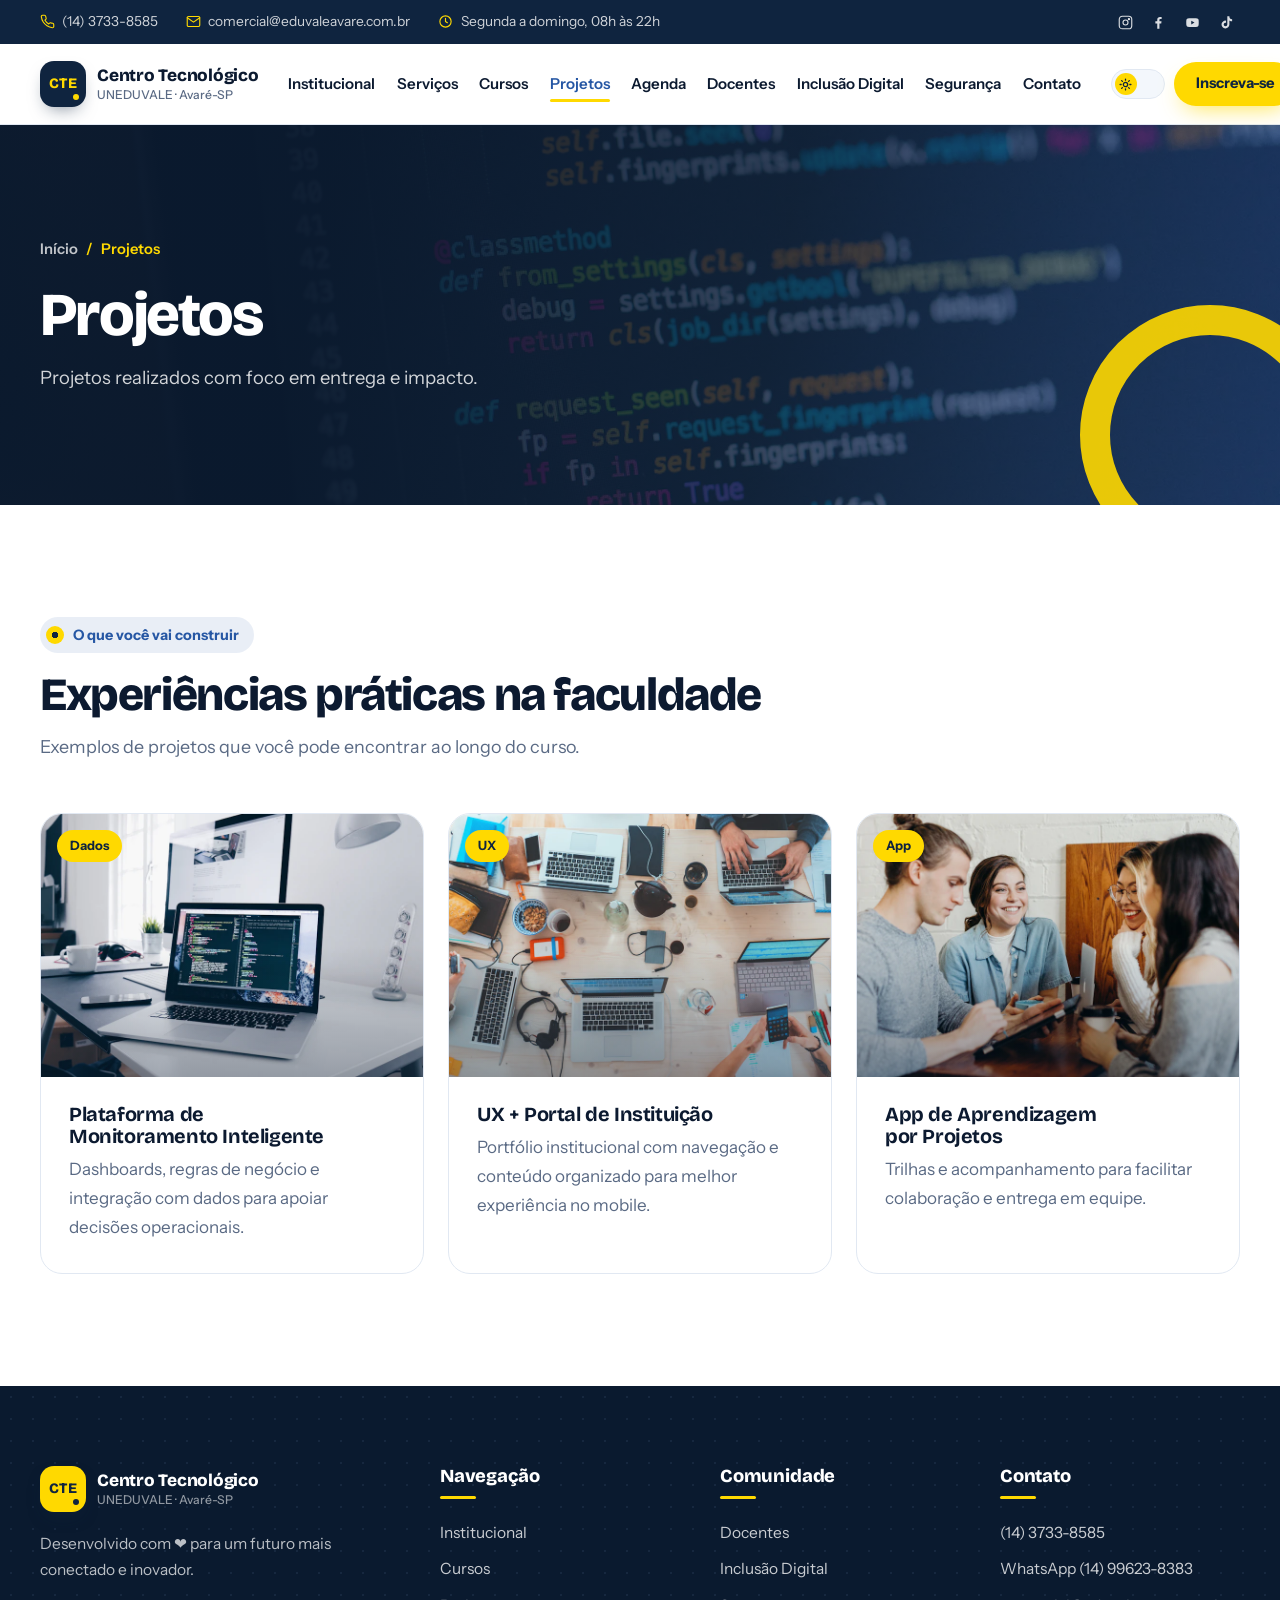
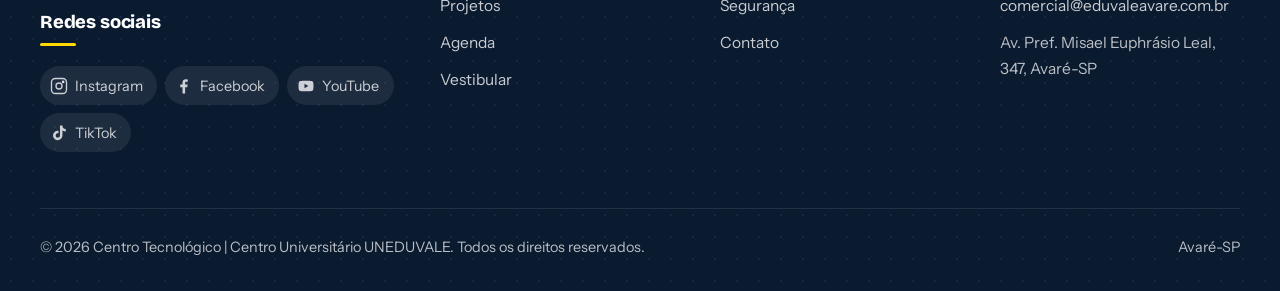
<file: projetos.html>
<!DOCTYPE html>
<html lang="pt-BR">
<head>
  <meta charset="UTF-8" />
  <meta name="viewport" content="width=device-width, initial-scale=1.0" />
  <title>Projetos | Centro Tecnológico UNEDUVALE</title>
  <meta name="description" content="Projetos realizados com foco em entrega e impacto no Centro Tecnológico UNEDUVALE." />
  <meta name="theme-color" content="#0f243f" />
  <script>
    (function () {
      var d = document.documentElement, t = null;
      d.classList.add('js');
      try { t = localStorage.getItem('theme'); } catch (e) {}
      if (!t) t = window.matchMedia('(prefers-color-scheme: dark)').matches ? 'dark' : 'light';
      d.dataset.theme = t;
    })();
  </script>
  <link rel="preconnect" href="https://fonts.googleapis.com" />
  <link rel="preconnect" href="https://fonts.gstatic.com" crossorigin />
  <link href="https://fonts.googleapis.com/css2?family=Bricolage+Grotesque:opsz,wght@12..96,500..800&family=Instrument+Sans:wght@400..700&display=swap" rel="stylesheet" />
  <link rel="stylesheet" href="styles.css" />
  <script src="app.js" defer></script>
</head>
<body>
  <a class="skip-link" href="#conteudo">Pular para o conteúdo</a>
  <div class="read-progress" aria-hidden="true"></div>

  <div class="topbar">
    <div class="container topbar-inner">
      <ul class="topbar-info">
        <li><a href="tel:+551437338585"><svg viewBox="0 0 24 24" fill="none" stroke="currentColor" stroke-width="1.8" stroke-linecap="round" stroke-linejoin="round" aria-hidden="true"><path d="M22 16.9v3a2 2 0 0 1-2.2 2 19.8 19.8 0 0 1-8.6-3.1 19.5 19.5 0 0 1-6-6A19.8 19.8 0 0 1 2.1 4.2 2 2 0 0 1 4.1 2h3a2 2 0 0 1 2 1.7c.1 1 .4 1.9.7 2.8a2 2 0 0 1-.5 2.1L8 9.9a16 16 0 0 0 6 6l1.3-1.3a2 2 0 0 1 2.1-.4c.9.3 1.8.6 2.8.7a2 2 0 0 1 1.7 2z"/></svg> (14) 3733-8585</a></li>
        <li><a href="mailto:comercial@eduvaleavare.com.br"><svg viewBox="0 0 24 24" fill="none" stroke="currentColor" stroke-width="1.8" stroke-linecap="round" stroke-linejoin="round" aria-hidden="true"><rect x="2" y="4" width="20" height="16" rx="2"/><path d="M22 6l-10 7L2 6"/></svg> comercial@eduvaleavare.com.br</a></li>
        <li><svg viewBox="0 0 24 24" fill="none" stroke="currentColor" stroke-width="1.8" stroke-linecap="round" stroke-linejoin="round" aria-hidden="true"><circle cx="12" cy="12" r="9"/><path d="M12 7v5l3 2"/></svg> Segunda a domingo, 08h às 22h</li>
      </ul>
      <div class="topbar-social"><a href="https://www.instagram.com/uneduvale" target="_blank" rel="noopener" aria-label="Instagram UNEDUVALE"><svg viewBox="0 0 24 24" fill="none" stroke="currentColor" stroke-width="1.8" stroke-linecap="round" stroke-linejoin="round" aria-hidden="true"><rect x="2" y="2" width="20" height="20" rx="5"/><circle cx="12" cy="12" r="4"/><circle cx="17.5" cy="6.5" r="1" fill="currentColor"/></svg></a><a href="https://www.facebook.com/uneduvale" target="_blank" rel="noopener" aria-label="Facebook UNEDUVALE"><svg viewBox="0 0 24 24" aria-hidden="true"><path fill="currentColor" d="M13.5 22v-8.5h2.9l.4-3.4h-3.3V7.9c0-1 .3-1.6 1.7-1.6h1.8V3.2a24 24 0 0 0-2.6-.1c-2.6 0-4.4 1.6-4.4 4.5v2.5H7v3.4h3v8.5h3.5Z"/></svg></a><a href="https://www.youtube.com/@uneduvale" target="_blank" rel="noopener" aria-label="Youtube UNEDUVALE"><svg viewBox="0 0 24 24" aria-hidden="true"><path fill="currentColor" d="M21.6 7.2a2.5 2.5 0 0 0-1.8-1.8C18.3 5 12 5 12 5s-6.3 0-7.8.4A2.5 2.5 0 0 0 2.4 7.2C2 8.7 2 12 2 12s0 3.3.4 4.8a2.5 2.5 0 0 0 1.8 1.8C5.7 19 12 19 12 19s6.3 0 7.8-.4a2.5 2.5 0 0 0 1.8-1.8c.4-1.5.4-4.8.4-4.8s0-3.3-.4-4.8ZM10 15V9l5.2 3L10 15Z"/></svg></a><a href="https://www.tiktok.com/@uneduvale" target="_blank" rel="noopener" aria-label="Tiktok UNEDUVALE"><svg viewBox="0 0 24 24" aria-hidden="true"><path fill="currentColor" d="M16.6 2h-3.3v13.2a2.9 2.9 0 1 1-2.9-2.9c.3 0 .6 0 .9.1V9a6.3 6.3 0 1 0 5.3 6.2V8.6a8 8 0 0 0 4.4 1.4V6.7A4.6 4.6 0 0 1 16.6 2Z"/></svg></a></div>
    </div>
  </div>

  <header class="site-header">
    <div class="container header-inner">
      <a href="index.html" class="brand" aria-label="Centro Tecnológico UNEDUVALE, página inicial">
          <span class="brand-mark" aria-hidden="true">CTE</span>
          <span>Centro Tecnológico<small>UNEDUVALE · Avaré-SP</small></span>
        </a>

      <nav class="main-nav" id="mainNav" aria-label="Principal">
        <a href="index.html#sobre">Institucional</a>
        <a href="index.html#solucoes">Serviços</a>
        <a href="cursos.html">Cursos</a>
        <a href="projetos.html" aria-current="page">Projetos</a>
        <a href="agenda.html">Agenda</a>
        <a href="docentes.html">Docentes</a>
        <a href="inclusao.html">Inclusão Digital</a>
        <a href="seguranca.html">Segurança</a>
        <a href="contato.html">Contato</a>
      </nav>

      <div class="header-actions">
        <button type="button" class="theme-switch" aria-label="Alternar tema">
          <span class="thumb">
            <svg class="icon-sun" viewBox="0 0 24 24" fill="none" stroke="currentColor" stroke-width="2.4" stroke-linecap="round" aria-hidden="true"><circle cx="12" cy="12" r="4"/><path d="M12 2v2M12 20v2M4.9 4.9l1.4 1.4M17.7 17.7l1.4 1.4M2 12h2M20 12h2M4.9 19.1l1.4-1.4M17.7 6.3l1.4-1.4"/></svg>
            <svg class="icon-moon" viewBox="0 0 24 24" fill="currentColor" aria-hidden="true"><path d="M21 12.8A9 9 0 1 1 11.2 3a7 7 0 0 0 9.8 9.8z"/></svg>
          </span>
        </button>
        <a class="btn btn-primary btn-sm" href="vestibular.html">Inscreva-se</a>
        <button type="button" class="menu-toggle" aria-controls="mainNav" aria-expanded="false" aria-label="Abrir menu">
          <span class="bars" aria-hidden="true"><span></span><span></span><span></span></span>
        </button>
      </div>
    </div>
  </header>
  <div class="nav-overlay" aria-hidden="true"></div>

  <main id="conteudo">
<section class="page-hero">
      <div class="container hero-in">
        <ol class="breadcrumb"><li><a href="index.html">Início</a></li><li aria-current="page">Projetos</li></ol>
        <h1>Projetos</h1>
        <p>Projetos realizados com foco em entrega e impacto.</p>
      </div>
    </section>

    <section class="section">
      <div class="container">
        <div class="heading  reveal">
          <span class="kicker">O que você vai construir</span>
          <h2>Experiências práticas na faculdade</h2>
          <p>Exemplos de projetos que você pode encontrar ao longo do curso.</p>
        </div>
        <div class="grid grid-3" data-stagger>
          <article class="card img-card lift">
            <figure class="media">
              <span class="img-tag">Dados</span>
              <img src="assets/img/projeto-monitoramento.webp" alt="" loading="lazy" decoding="async" />
            </figure>
            <div class="body">
              <h3>Plataforma de Monitoramento Inteligente</h3>
              <p>Dashboards, regras de negócio e integração com dados para apoiar decisões operacionais.</p>
            </div>
          </article>
          <article class="card img-card lift">
            <figure class="media">
              <span class="img-tag">UX</span>
              <img src="assets/img/projeto-portal.webp" alt="" loading="lazy" decoding="async" />
            </figure>
            <div class="body">
              <h3>UX + Portal de Instituição</h3>
              <p>Portfólio institucional com navegação e conteúdo organizado para melhor experiência no mobile.</p>
            </div>
          </article>
          <article class="card img-card lift">
            <figure class="media">
              <span class="img-tag">App</span>
              <img src="assets/img/projeto-app.webp" alt="" loading="lazy" decoding="async" />
            </figure>
            <div class="body">
              <h3>App de Aprendizagem por Projetos</h3>
              <p>Trilhas e acompanhamento para facilitar colaboração e entrega em equipe.</p>
            </div>
          </article>
        </div>
      </div>
    </section>
  </main>

  <footer class="site-footer">
    <div class="container">
      <div class="footer-grid">
        <div>
          <a href="index.html" class="brand" aria-label="Centro Tecnológico UNEDUVALE, página inicial">
          <span class="brand-mark" aria-hidden="true">CTE</span>
          <span>Centro Tecnológico<small>UNEDUVALE · Avaré-SP</small></span>
        </a>
          <p>Desenvolvido com ❤️ para um futuro mais conectado e inovador.</p>
          <h2 class="footer-social-title">Redes sociais</h2>
          <ul class="footer-social"><li><a href="https://www.instagram.com/uneduvale" target="_blank" rel="noopener"><svg viewBox="0 0 24 24" fill="none" stroke="currentColor" stroke-width="1.8" stroke-linecap="round" stroke-linejoin="round" aria-hidden="true"><rect x="2" y="2" width="20" height="20" rx="5"/><circle cx="12" cy="12" r="4"/><circle cx="17.5" cy="6.5" r="1" fill="currentColor"/></svg><span>Instagram</span></a></li><li><a href="https://www.facebook.com/uneduvale" target="_blank" rel="noopener"><svg viewBox="0 0 24 24" aria-hidden="true"><path fill="currentColor" d="M13.5 22v-8.5h2.9l.4-3.4h-3.3V7.9c0-1 .3-1.6 1.7-1.6h1.8V3.2a24 24 0 0 0-2.6-.1c-2.6 0-4.4 1.6-4.4 4.5v2.5H7v3.4h3v8.5h3.5Z"/></svg><span>Facebook</span></a></li><li><a href="https://www.youtube.com/@uneduvale" target="_blank" rel="noopener"><svg viewBox="0 0 24 24" aria-hidden="true"><path fill="currentColor" d="M21.6 7.2a2.5 2.5 0 0 0-1.8-1.8C18.3 5 12 5 12 5s-6.3 0-7.8.4A2.5 2.5 0 0 0 2.4 7.2C2 8.7 2 12 2 12s0 3.3.4 4.8a2.5 2.5 0 0 0 1.8 1.8C5.7 19 12 19 12 19s6.3 0 7.8-.4a2.5 2.5 0 0 0 1.8-1.8c.4-1.5.4-4.8.4-4.8s0-3.3-.4-4.8ZM10 15V9l5.2 3L10 15Z"/></svg><span>YouTube</span></a></li><li><a href="https://www.tiktok.com/@uneduvale" target="_blank" rel="noopener"><svg viewBox="0 0 24 24" aria-hidden="true"><path fill="currentColor" d="M16.6 2h-3.3v13.2a2.9 2.9 0 1 1-2.9-2.9c.3 0 .6 0 .9.1V9a6.3 6.3 0 1 0 5.3 6.2V8.6a8 8 0 0 0 4.4 1.4V6.7A4.6 4.6 0 0 1 16.6 2Z"/></svg><span>TikTok</span></a></li></ul>
        </div>
        <nav aria-label="Rodapé">
          <h2>Navegação</h2>
          <ul>
            <li><a href="index.html#sobre">Institucional</a></li>
            <li><a href="cursos.html">Cursos</a></li>
            <li><a href="projetos.html">Projetos</a></li>
            <li><a href="agenda.html">Agenda</a></li>
            <li><a href="vestibular.html">Vestibular</a></li>
          </ul>
        </nav>
        <nav aria-label="Mais páginas">
          <h2>Comunidade</h2>
          <ul>
            <li><a href="docentes.html">Docentes</a></li>
            <li><a href="inclusao.html">Inclusão Digital</a></li>
            <li><a href="seguranca.html">Segurança</a></li>
            <li><a href="contato.html">Contato</a></li>
          </ul>
        </nav>
        <div>
          <h2>Contato</h2>
          <ul>
            <li><a href="tel:+551437338585">(14) 3733-8585</a></li>
            <li><a href="https://wa.me/5514996238383" target="_blank" rel="noopener">WhatsApp (14) 99623-8383</a></li>
            <li><a href="mailto:comercial@eduvaleavare.com.br">comercial@eduvaleavare.com.br</a></li>
            <li>Av. Pref. Misael Euphrásio Leal, 347, Avaré-SP</li>
          </ul>
        </div>
      </div>
      <div class="footer-bottom">
        <p>&copy; 2026 Centro Tecnológico | Centro Universitário UNEDUVALE. Todos os direitos reservados.</p>
        <p>Avaré-SP</p>
      </div>
    </div>
  </footer>

  <button type="button" class="to-top" aria-label="Voltar ao topo">
    <svg class="ring" viewBox="0 0 50 50" aria-hidden="true"><circle cx="25" cy="25" r="23"/></svg>
    <svg viewBox="0 0 24 24" fill="none" stroke="currentColor" stroke-width="1.8" stroke-linecap="round" stroke-linejoin="round" aria-hidden="true"><path d="M12 19V5M5 12l7-7 7 7"/></svg>
  </button>
</body>
</html>
</file>
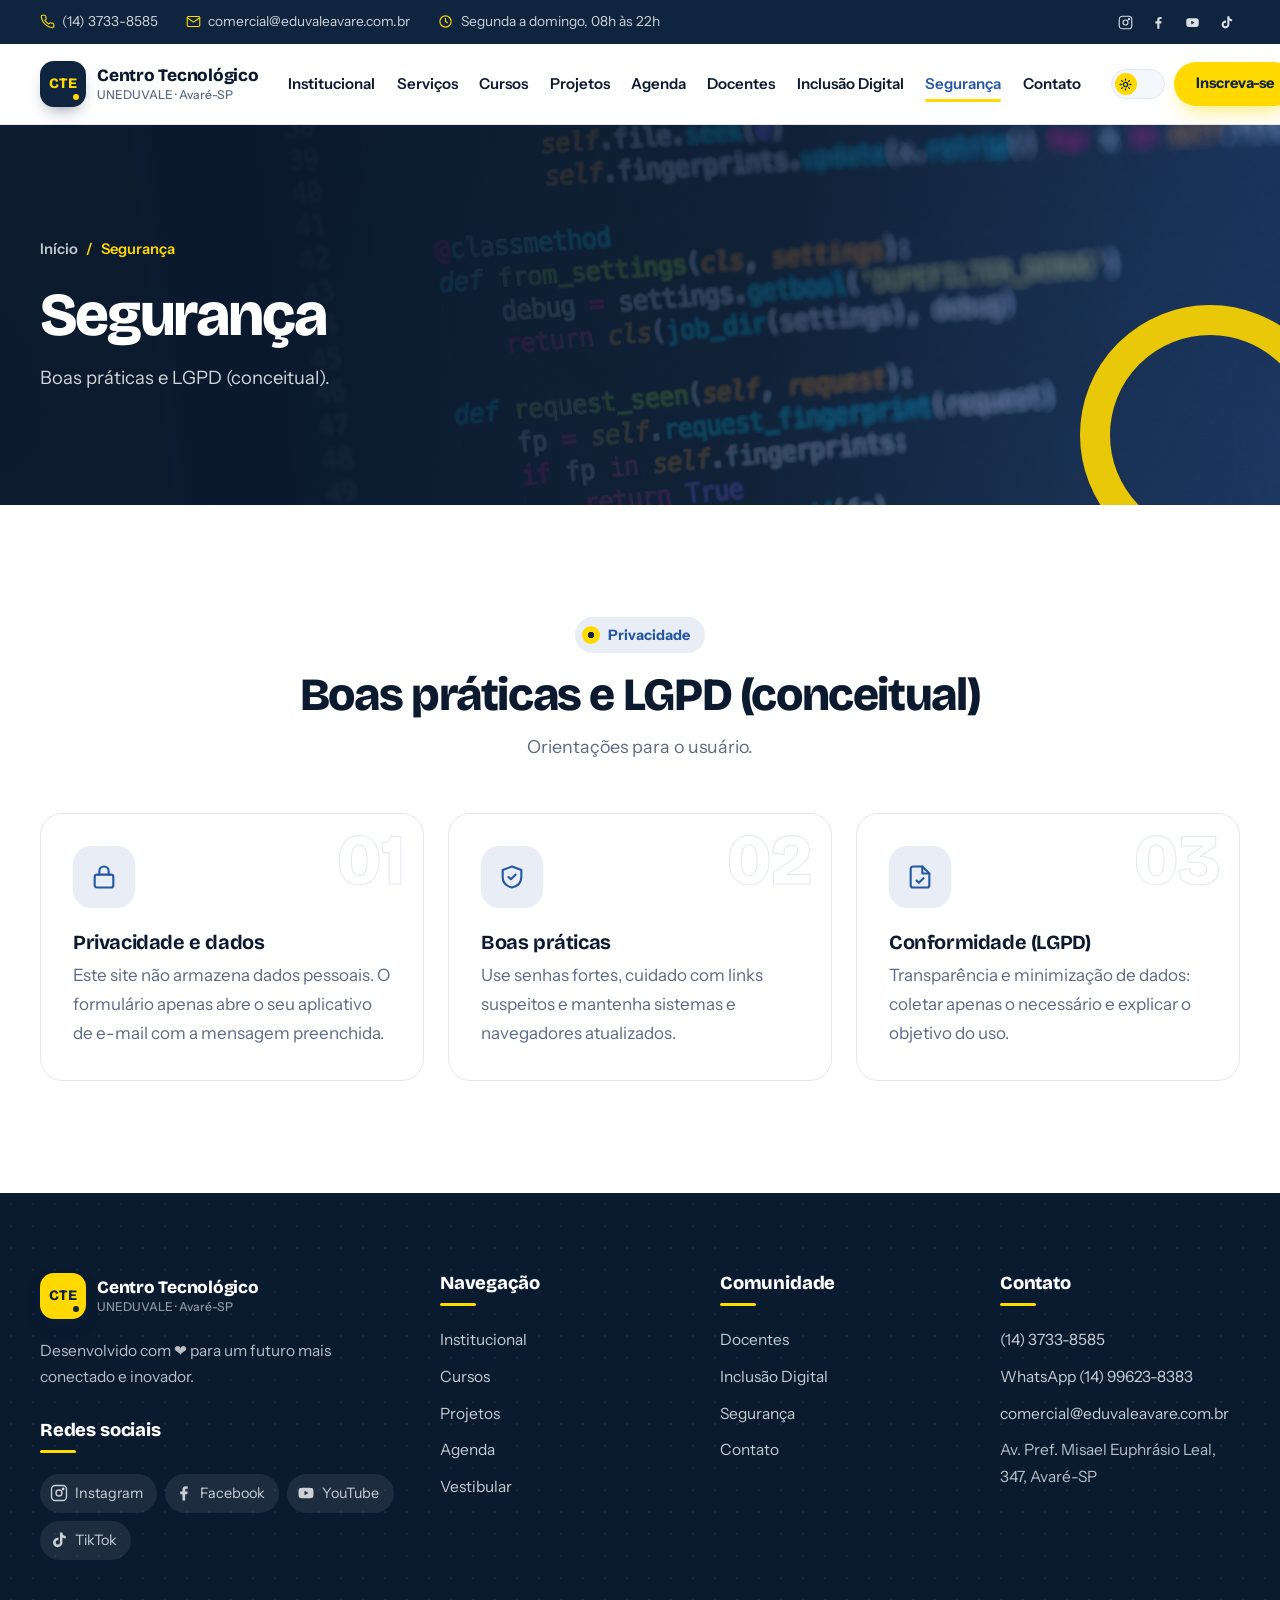
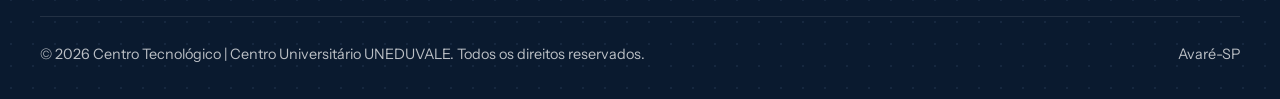
<file: seguranca.html>
<!DOCTYPE html>
<html lang="pt-BR">
<head>
  <meta charset="UTF-8" />
  <meta name="viewport" content="width=device-width, initial-scale=1.0" />
  <title>Segurança | Centro Tecnológico UNEDUVALE</title>
  <meta name="description" content="Boas práticas de segurança e LGPD no site do Centro Tecnológico UNEDUVALE." />
  <meta name="theme-color" content="#0f243f" />
  <script>
    (function () {
      var d = document.documentElement, t = null;
      d.classList.add('js');
      try { t = localStorage.getItem('theme'); } catch (e) {}
      if (!t) t = window.matchMedia('(prefers-color-scheme: dark)').matches ? 'dark' : 'light';
      d.dataset.theme = t;
    })();
  </script>
  <link rel="preconnect" href="https://fonts.googleapis.com" />
  <link rel="preconnect" href="https://fonts.gstatic.com" crossorigin />
  <link href="https://fonts.googleapis.com/css2?family=Bricolage+Grotesque:opsz,wght@12..96,500..800&family=Instrument+Sans:wght@400..700&display=swap" rel="stylesheet" />
  <link rel="stylesheet" href="styles.css" />
  <script src="app.js" defer></script>
</head>
<body>
  <a class="skip-link" href="#conteudo">Pular para o conteúdo</a>
  <div class="read-progress" aria-hidden="true"></div>

  <div class="topbar">
    <div class="container topbar-inner">
      <ul class="topbar-info">
        <li><a href="tel:+551437338585"><svg viewBox="0 0 24 24" fill="none" stroke="currentColor" stroke-width="1.8" stroke-linecap="round" stroke-linejoin="round" aria-hidden="true"><path d="M22 16.9v3a2 2 0 0 1-2.2 2 19.8 19.8 0 0 1-8.6-3.1 19.5 19.5 0 0 1-6-6A19.8 19.8 0 0 1 2.1 4.2 2 2 0 0 1 4.1 2h3a2 2 0 0 1 2 1.7c.1 1 .4 1.9.7 2.8a2 2 0 0 1-.5 2.1L8 9.9a16 16 0 0 0 6 6l1.3-1.3a2 2 0 0 1 2.1-.4c.9.3 1.8.6 2.8.7a2 2 0 0 1 1.7 2z"/></svg> (14) 3733-8585</a></li>
        <li><a href="mailto:comercial@eduvaleavare.com.br"><svg viewBox="0 0 24 24" fill="none" stroke="currentColor" stroke-width="1.8" stroke-linecap="round" stroke-linejoin="round" aria-hidden="true"><rect x="2" y="4" width="20" height="16" rx="2"/><path d="M22 6l-10 7L2 6"/></svg> comercial@eduvaleavare.com.br</a></li>
        <li><svg viewBox="0 0 24 24" fill="none" stroke="currentColor" stroke-width="1.8" stroke-linecap="round" stroke-linejoin="round" aria-hidden="true"><circle cx="12" cy="12" r="9"/><path d="M12 7v5l3 2"/></svg> Segunda a domingo, 08h às 22h</li>
      </ul>
      <div class="topbar-social"><a href="https://www.instagram.com/uneduvale" target="_blank" rel="noopener" aria-label="Instagram UNEDUVALE"><svg viewBox="0 0 24 24" fill="none" stroke="currentColor" stroke-width="1.8" stroke-linecap="round" stroke-linejoin="round" aria-hidden="true"><rect x="2" y="2" width="20" height="20" rx="5"/><circle cx="12" cy="12" r="4"/><circle cx="17.5" cy="6.5" r="1" fill="currentColor"/></svg></a><a href="https://www.facebook.com/uneduvale" target="_blank" rel="noopener" aria-label="Facebook UNEDUVALE"><svg viewBox="0 0 24 24" aria-hidden="true"><path fill="currentColor" d="M13.5 22v-8.5h2.9l.4-3.4h-3.3V7.9c0-1 .3-1.6 1.7-1.6h1.8V3.2a24 24 0 0 0-2.6-.1c-2.6 0-4.4 1.6-4.4 4.5v2.5H7v3.4h3v8.5h3.5Z"/></svg></a><a href="https://www.youtube.com/@uneduvale" target="_blank" rel="noopener" aria-label="Youtube UNEDUVALE"><svg viewBox="0 0 24 24" aria-hidden="true"><path fill="currentColor" d="M21.6 7.2a2.5 2.5 0 0 0-1.8-1.8C18.3 5 12 5 12 5s-6.3 0-7.8.4A2.5 2.5 0 0 0 2.4 7.2C2 8.7 2 12 2 12s0 3.3.4 4.8a2.5 2.5 0 0 0 1.8 1.8C5.7 19 12 19 12 19s6.3 0 7.8-.4a2.5 2.5 0 0 0 1.8-1.8c.4-1.5.4-4.8.4-4.8s0-3.3-.4-4.8ZM10 15V9l5.2 3L10 15Z"/></svg></a><a href="https://www.tiktok.com/@uneduvale" target="_blank" rel="noopener" aria-label="Tiktok UNEDUVALE"><svg viewBox="0 0 24 24" aria-hidden="true"><path fill="currentColor" d="M16.6 2h-3.3v13.2a2.9 2.9 0 1 1-2.9-2.9c.3 0 .6 0 .9.1V9a6.3 6.3 0 1 0 5.3 6.2V8.6a8 8 0 0 0 4.4 1.4V6.7A4.6 4.6 0 0 1 16.6 2Z"/></svg></a></div>
    </div>
  </div>

  <header class="site-header">
    <div class="container header-inner">
      <a href="index.html" class="brand" aria-label="Centro Tecnológico UNEDUVALE, página inicial">
          <span class="brand-mark" aria-hidden="true">CTE</span>
          <span>Centro Tecnológico<small>UNEDUVALE · Avaré-SP</small></span>
        </a>

      <nav class="main-nav" id="mainNav" aria-label="Principal">
        <a href="index.html#sobre">Institucional</a>
        <a href="index.html#solucoes">Serviços</a>
        <a href="cursos.html">Cursos</a>
        <a href="projetos.html">Projetos</a>
        <a href="agenda.html">Agenda</a>
        <a href="docentes.html">Docentes</a>
        <a href="inclusao.html">Inclusão Digital</a>
        <a href="seguranca.html" aria-current="page">Segurança</a>
        <a href="contato.html">Contato</a>
      </nav>

      <div class="header-actions">
        <button type="button" class="theme-switch" aria-label="Alternar tema">
          <span class="thumb">
            <svg class="icon-sun" viewBox="0 0 24 24" fill="none" stroke="currentColor" stroke-width="2.4" stroke-linecap="round" aria-hidden="true"><circle cx="12" cy="12" r="4"/><path d="M12 2v2M12 20v2M4.9 4.9l1.4 1.4M17.7 17.7l1.4 1.4M2 12h2M20 12h2M4.9 19.1l1.4-1.4M17.7 6.3l1.4-1.4"/></svg>
            <svg class="icon-moon" viewBox="0 0 24 24" fill="currentColor" aria-hidden="true"><path d="M21 12.8A9 9 0 1 1 11.2 3a7 7 0 0 0 9.8 9.8z"/></svg>
          </span>
        </button>
        <a class="btn btn-primary btn-sm" href="vestibular.html">Inscreva-se</a>
        <button type="button" class="menu-toggle" aria-controls="mainNav" aria-expanded="false" aria-label="Abrir menu">
          <span class="bars" aria-hidden="true"><span></span><span></span><span></span></span>
        </button>
      </div>
    </div>
  </header>
  <div class="nav-overlay" aria-hidden="true"></div>

  <main id="conteudo">
<section class="page-hero">
      <div class="container hero-in">
        <ol class="breadcrumb"><li><a href="index.html">Início</a></li><li aria-current="page">Segurança</li></ol>
        <h1>Segurança</h1>
        <p>Boas práticas e LGPD (conceitual).</p>
      </div>
    </section>

    <section class="section">
      <div class="container">
        <div class="heading center reveal">
          <span class="kicker">Privacidade</span>
          <h2>Boas práticas e LGPD (conceitual)</h2>
          <p>Orientações para o usuário.</p>
        </div>
        <div class="grid grid-3" data-stagger>
          <article class="card fill-card lift">
            <span class="num-bg" aria-hidden="true">01</span>
            <div class="card-icon"><svg viewBox="0 0 24 24" fill="none" stroke="currentColor" stroke-width="1.8" stroke-linecap="round" stroke-linejoin="round" aria-hidden="true"><rect x="4" y="10" width="16" height="11" rx="2"/><path d="M8 10V7a4 4 0 0 1 8 0v3"/></svg></div>
            <h3>Privacidade e dados</h3>
            <p>Este site não armazena dados pessoais. O formulário apenas abre o seu aplicativo de e-mail com a mensagem preenchida.</p>
          </article>
          <article class="card fill-card lift">
            <span class="num-bg" aria-hidden="true">02</span>
            <div class="card-icon"><svg viewBox="0 0 24 24" fill="none" stroke="currentColor" stroke-width="1.8" stroke-linecap="round" stroke-linejoin="round" aria-hidden="true"><path d="M12 3l8 3v6c0 5-3.5 8-8 9-4.5-1-8-4-8-9V6z"/><path d="M9 12l2 2 4-4"/></svg></div>
            <h3>Boas práticas</h3>
            <p>Use senhas fortes, cuidado com links suspeitos e mantenha sistemas e navegadores atualizados.</p>
          </article>
          <article class="card fill-card lift">
            <span class="num-bg" aria-hidden="true">03</span>
            <div class="card-icon"><svg viewBox="0 0 24 24" fill="none" stroke="currentColor" stroke-width="1.8" stroke-linecap="round" stroke-linejoin="round" aria-hidden="true"><path d="M14 3H6a2 2 0 0 0-2 2v14a2 2 0 0 0 2 2h12a2 2 0 0 0 2-2V9z"/><path d="M14 3v6h6M9 15l2 2 4-4"/></svg></div>
            <h3>Conformidade (LGPD)</h3>
            <p>Transparência e minimização de dados: coletar apenas o necessário e explicar o objetivo do uso.</p>
          </article>
        </div>
      </div>
    </section>
  </main>

  <footer class="site-footer">
    <div class="container">
      <div class="footer-grid">
        <div>
          <a href="index.html" class="brand" aria-label="Centro Tecnológico UNEDUVALE, página inicial">
          <span class="brand-mark" aria-hidden="true">CTE</span>
          <span>Centro Tecnológico<small>UNEDUVALE · Avaré-SP</small></span>
        </a>
          <p>Desenvolvido com ❤️ para um futuro mais conectado e inovador.</p>
          <h2 class="footer-social-title">Redes sociais</h2>
          <ul class="footer-social"><li><a href="https://www.instagram.com/uneduvale" target="_blank" rel="noopener"><svg viewBox="0 0 24 24" fill="none" stroke="currentColor" stroke-width="1.8" stroke-linecap="round" stroke-linejoin="round" aria-hidden="true"><rect x="2" y="2" width="20" height="20" rx="5"/><circle cx="12" cy="12" r="4"/><circle cx="17.5" cy="6.5" r="1" fill="currentColor"/></svg><span>Instagram</span></a></li><li><a href="https://www.facebook.com/uneduvale" target="_blank" rel="noopener"><svg viewBox="0 0 24 24" aria-hidden="true"><path fill="currentColor" d="M13.5 22v-8.5h2.9l.4-3.4h-3.3V7.9c0-1 .3-1.6 1.7-1.6h1.8V3.2a24 24 0 0 0-2.6-.1c-2.6 0-4.4 1.6-4.4 4.5v2.5H7v3.4h3v8.5h3.5Z"/></svg><span>Facebook</span></a></li><li><a href="https://www.youtube.com/@uneduvale" target="_blank" rel="noopener"><svg viewBox="0 0 24 24" aria-hidden="true"><path fill="currentColor" d="M21.6 7.2a2.5 2.5 0 0 0-1.8-1.8C18.3 5 12 5 12 5s-6.3 0-7.8.4A2.5 2.5 0 0 0 2.4 7.2C2 8.7 2 12 2 12s0 3.3.4 4.8a2.5 2.5 0 0 0 1.8 1.8C5.7 19 12 19 12 19s6.3 0 7.8-.4a2.5 2.5 0 0 0 1.8-1.8c.4-1.5.4-4.8.4-4.8s0-3.3-.4-4.8ZM10 15V9l5.2 3L10 15Z"/></svg><span>YouTube</span></a></li><li><a href="https://www.tiktok.com/@uneduvale" target="_blank" rel="noopener"><svg viewBox="0 0 24 24" aria-hidden="true"><path fill="currentColor" d="M16.6 2h-3.3v13.2a2.9 2.9 0 1 1-2.9-2.9c.3 0 .6 0 .9.1V9a6.3 6.3 0 1 0 5.3 6.2V8.6a8 8 0 0 0 4.4 1.4V6.7A4.6 4.6 0 0 1 16.6 2Z"/></svg><span>TikTok</span></a></li></ul>
        </div>
        <nav aria-label="Rodapé">
          <h2>Navegação</h2>
          <ul>
            <li><a href="index.html#sobre">Institucional</a></li>
            <li><a href="cursos.html">Cursos</a></li>
            <li><a href="projetos.html">Projetos</a></li>
            <li><a href="agenda.html">Agenda</a></li>
            <li><a href="vestibular.html">Vestibular</a></li>
          </ul>
        </nav>
        <nav aria-label="Mais páginas">
          <h2>Comunidade</h2>
          <ul>
            <li><a href="docentes.html">Docentes</a></li>
            <li><a href="inclusao.html">Inclusão Digital</a></li>
            <li><a href="seguranca.html">Segurança</a></li>
            <li><a href="contato.html">Contato</a></li>
          </ul>
        </nav>
        <div>
          <h2>Contato</h2>
          <ul>
            <li><a href="tel:+551437338585">(14) 3733-8585</a></li>
            <li><a href="https://wa.me/5514996238383" target="_blank" rel="noopener">WhatsApp (14) 99623-8383</a></li>
            <li><a href="mailto:comercial@eduvaleavare.com.br">comercial@eduvaleavare.com.br</a></li>
            <li>Av. Pref. Misael Euphrásio Leal, 347, Avaré-SP</li>
          </ul>
        </div>
      </div>
      <div class="footer-bottom">
        <p>&copy; 2026 Centro Tecnológico | Centro Universitário UNEDUVALE. Todos os direitos reservados.</p>
        <p>Avaré-SP</p>
      </div>
    </div>
  </footer>

  <button type="button" class="to-top" aria-label="Voltar ao topo">
    <svg class="ring" viewBox="0 0 50 50" aria-hidden="true"><circle cx="25" cy="25" r="23"/></svg>
    <svg viewBox="0 0 24 24" fill="none" stroke="currentColor" stroke-width="1.8" stroke-linecap="round" stroke-linejoin="round" aria-hidden="true"><path d="M12 19V5M5 12l7-7 7 7"/></svg>
  </button>
</body>
</html>
</file>
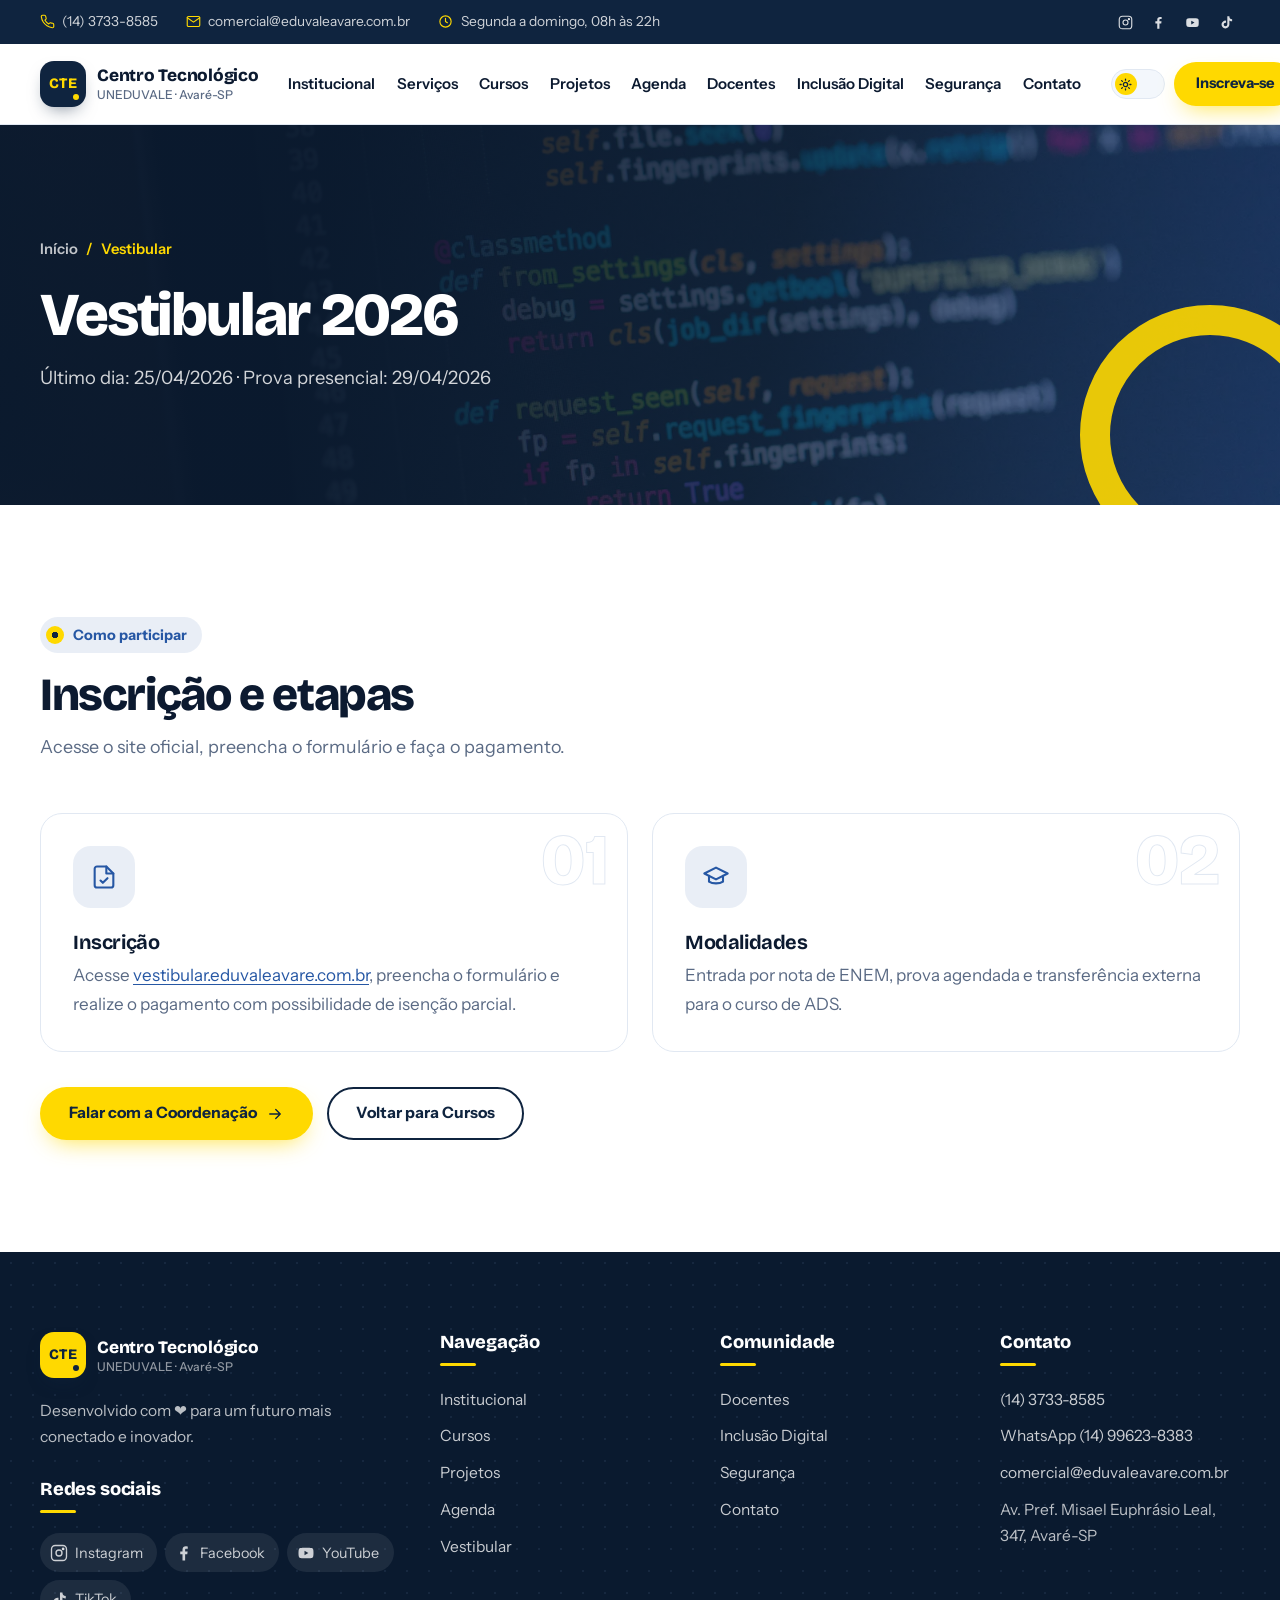
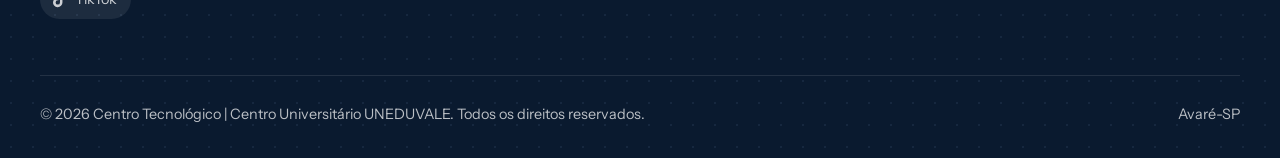
<file: vestibular.html>
<!DOCTYPE html>
<html lang="pt-BR">
<head>
  <meta charset="UTF-8" />
  <meta name="viewport" content="width=device-width, initial-scale=1.0" />
  <title>Vestibular | Centro Tecnológico UNEDUVALE</title>
  <meta name="description" content="Vestibular 2026 UNEDUVALE: inscrição e modalidades de ingresso no curso de ADS." />
  <meta name="theme-color" content="#0f243f" />
  <script>
    (function () {
      var d = document.documentElement, t = null;
      d.classList.add('js');
      try { t = localStorage.getItem('theme'); } catch (e) {}
      if (!t) t = window.matchMedia('(prefers-color-scheme: dark)').matches ? 'dark' : 'light';
      d.dataset.theme = t;
    })();
  </script>
  <link rel="preconnect" href="https://fonts.googleapis.com" />
  <link rel="preconnect" href="https://fonts.gstatic.com" crossorigin />
  <link href="https://fonts.googleapis.com/css2?family=Bricolage+Grotesque:opsz,wght@12..96,500..800&family=Instrument+Sans:wght@400..700&display=swap" rel="stylesheet" />
  <link rel="stylesheet" href="styles.css" />
  <script src="app.js" defer></script>
</head>
<body>
  <a class="skip-link" href="#conteudo">Pular para o conteúdo</a>
  <div class="read-progress" aria-hidden="true"></div>

  <div class="topbar">
    <div class="container topbar-inner">
      <ul class="topbar-info">
        <li><a href="tel:+551437338585"><svg viewBox="0 0 24 24" fill="none" stroke="currentColor" stroke-width="1.8" stroke-linecap="round" stroke-linejoin="round" aria-hidden="true"><path d="M22 16.9v3a2 2 0 0 1-2.2 2 19.8 19.8 0 0 1-8.6-3.1 19.5 19.5 0 0 1-6-6A19.8 19.8 0 0 1 2.1 4.2 2 2 0 0 1 4.1 2h3a2 2 0 0 1 2 1.7c.1 1 .4 1.9.7 2.8a2 2 0 0 1-.5 2.1L8 9.9a16 16 0 0 0 6 6l1.3-1.3a2 2 0 0 1 2.1-.4c.9.3 1.8.6 2.8.7a2 2 0 0 1 1.7 2z"/></svg> (14) 3733-8585</a></li>
        <li><a href="mailto:comercial@eduvaleavare.com.br"><svg viewBox="0 0 24 24" fill="none" stroke="currentColor" stroke-width="1.8" stroke-linecap="round" stroke-linejoin="round" aria-hidden="true"><rect x="2" y="4" width="20" height="16" rx="2"/><path d="M22 6l-10 7L2 6"/></svg> comercial@eduvaleavare.com.br</a></li>
        <li><svg viewBox="0 0 24 24" fill="none" stroke="currentColor" stroke-width="1.8" stroke-linecap="round" stroke-linejoin="round" aria-hidden="true"><circle cx="12" cy="12" r="9"/><path d="M12 7v5l3 2"/></svg> Segunda a domingo, 08h às 22h</li>
      </ul>
      <div class="topbar-social"><a href="https://www.instagram.com/uneduvale" target="_blank" rel="noopener" aria-label="Instagram UNEDUVALE"><svg viewBox="0 0 24 24" fill="none" stroke="currentColor" stroke-width="1.8" stroke-linecap="round" stroke-linejoin="round" aria-hidden="true"><rect x="2" y="2" width="20" height="20" rx="5"/><circle cx="12" cy="12" r="4"/><circle cx="17.5" cy="6.5" r="1" fill="currentColor"/></svg></a><a href="https://www.facebook.com/uneduvale" target="_blank" rel="noopener" aria-label="Facebook UNEDUVALE"><svg viewBox="0 0 24 24" aria-hidden="true"><path fill="currentColor" d="M13.5 22v-8.5h2.9l.4-3.4h-3.3V7.9c0-1 .3-1.6 1.7-1.6h1.8V3.2a24 24 0 0 0-2.6-.1c-2.6 0-4.4 1.6-4.4 4.5v2.5H7v3.4h3v8.5h3.5Z"/></svg></a><a href="https://www.youtube.com/@uneduvale" target="_blank" rel="noopener" aria-label="Youtube UNEDUVALE"><svg viewBox="0 0 24 24" aria-hidden="true"><path fill="currentColor" d="M21.6 7.2a2.5 2.5 0 0 0-1.8-1.8C18.3 5 12 5 12 5s-6.3 0-7.8.4A2.5 2.5 0 0 0 2.4 7.2C2 8.7 2 12 2 12s0 3.3.4 4.8a2.5 2.5 0 0 0 1.8 1.8C5.7 19 12 19 12 19s6.3 0 7.8-.4a2.5 2.5 0 0 0 1.8-1.8c.4-1.5.4-4.8.4-4.8s0-3.3-.4-4.8ZM10 15V9l5.2 3L10 15Z"/></svg></a><a href="https://www.tiktok.com/@uneduvale" target="_blank" rel="noopener" aria-label="Tiktok UNEDUVALE"><svg viewBox="0 0 24 24" aria-hidden="true"><path fill="currentColor" d="M16.6 2h-3.3v13.2a2.9 2.9 0 1 1-2.9-2.9c.3 0 .6 0 .9.1V9a6.3 6.3 0 1 0 5.3 6.2V8.6a8 8 0 0 0 4.4 1.4V6.7A4.6 4.6 0 0 1 16.6 2Z"/></svg></a></div>
    </div>
  </div>

  <header class="site-header">
    <div class="container header-inner">
      <a href="index.html" class="brand" aria-label="Centro Tecnológico UNEDUVALE, página inicial">
          <span class="brand-mark" aria-hidden="true">CTE</span>
          <span>Centro Tecnológico<small>UNEDUVALE · Avaré-SP</small></span>
        </a>

      <nav class="main-nav" id="mainNav" aria-label="Principal">
        <a href="index.html#sobre">Institucional</a>
        <a href="index.html#solucoes">Serviços</a>
        <a href="cursos.html">Cursos</a>
        <a href="projetos.html">Projetos</a>
        <a href="agenda.html">Agenda</a>
        <a href="docentes.html">Docentes</a>
        <a href="inclusao.html">Inclusão Digital</a>
        <a href="seguranca.html">Segurança</a>
        <a href="contato.html">Contato</a>
      </nav>

      <div class="header-actions">
        <button type="button" class="theme-switch" aria-label="Alternar tema">
          <span class="thumb">
            <svg class="icon-sun" viewBox="0 0 24 24" fill="none" stroke="currentColor" stroke-width="2.4" stroke-linecap="round" aria-hidden="true"><circle cx="12" cy="12" r="4"/><path d="M12 2v2M12 20v2M4.9 4.9l1.4 1.4M17.7 17.7l1.4 1.4M2 12h2M20 12h2M4.9 19.1l1.4-1.4M17.7 6.3l1.4-1.4"/></svg>
            <svg class="icon-moon" viewBox="0 0 24 24" fill="currentColor" aria-hidden="true"><path d="M21 12.8A9 9 0 1 1 11.2 3a7 7 0 0 0 9.8 9.8z"/></svg>
          </span>
        </button>
        <a class="btn btn-primary btn-sm" href="vestibular.html">Inscreva-se</a>
        <button type="button" class="menu-toggle" aria-controls="mainNav" aria-expanded="false" aria-label="Abrir menu">
          <span class="bars" aria-hidden="true"><span></span><span></span><span></span></span>
        </button>
      </div>
    </div>
  </header>
  <div class="nav-overlay" aria-hidden="true"></div>

  <main id="conteudo">
<section class="page-hero">
      <div class="container hero-in">
        <ol class="breadcrumb"><li><a href="index.html">Início</a></li><li aria-current="page">Vestibular</li></ol>
        <h1>Vestibular 2026</h1>
        <p>Último dia: 25/04/2026 · Prova presencial: 29/04/2026</p>
      </div>
    </section>

    <section class="section">
      <div class="container">
        <div class="heading  reveal">
          <span class="kicker">Como participar</span>
          <h2>Inscrição e etapas</h2>
          <p>Acesse o site oficial, preencha o formulário e faça o pagamento.</p>
        </div>
        <div class="grid grid-3" data-stagger>
          <article class="card fill-card lift">
            <span class="num-bg" aria-hidden="true">01</span>
            <div class="card-icon"><svg viewBox="0 0 24 24" fill="none" stroke="currentColor" stroke-width="1.8" stroke-linecap="round" stroke-linejoin="round" aria-hidden="true"><path d="M14 3H6a2 2 0 0 0-2 2v14a2 2 0 0 0 2 2h12a2 2 0 0 0 2-2V9z"/><path d="M14 3v6h6M9 15l2 2 4-4"/></svg></div>
            <h3>Inscrição</h3>
            <p>Acesse <a href="https://vestibular.eduvaleavare.com.br" target="_blank" rel="noopener">vestibular.eduvaleavare.com.br</a>, preencha o formulário e realize o pagamento com possibilidade de isenção parcial.</p>
          </article>
          <article class="card fill-card lift">
            <span class="num-bg" aria-hidden="true">02</span>
            <div class="card-icon"><svg viewBox="0 0 24 24" fill="none" stroke="currentColor" stroke-width="1.8" stroke-linecap="round" stroke-linejoin="round" aria-hidden="true"><path d="M2 9l10-5 10 5-10 5z"/><path d="M6 11v5c3 2 9 2 12 0v-5"/></svg></div>
            <h3>Modalidades</h3>
            <p>Entrada por nota de ENEM, prova agendada e transferência externa para o curso de ADS.</p>
          </article>
        </div>
        <div class="hero-actions reveal">
          <a class="btn btn-primary" href="contato.html" data-magnetic>Falar com a Coordenação <svg viewBox="0 0 24 24" fill="none" stroke="currentColor" stroke-width="1.8" stroke-linecap="round" stroke-linejoin="round" aria-hidden="true"><path d="M5 12h14M13 6l6 6-6 6"/></svg></a>
          <a class="btn btn-ghost" href="cursos.html">Voltar para Cursos</a>
        </div>
      </div>
    </section>
  </main>

  <footer class="site-footer">
    <div class="container">
      <div class="footer-grid">
        <div>
          <a href="index.html" class="brand" aria-label="Centro Tecnológico UNEDUVALE, página inicial">
          <span class="brand-mark" aria-hidden="true">CTE</span>
          <span>Centro Tecnológico<small>UNEDUVALE · Avaré-SP</small></span>
        </a>
          <p>Desenvolvido com ❤️ para um futuro mais conectado e inovador.</p>
          <h2 class="footer-social-title">Redes sociais</h2>
          <ul class="footer-social"><li><a href="https://www.instagram.com/uneduvale" target="_blank" rel="noopener"><svg viewBox="0 0 24 24" fill="none" stroke="currentColor" stroke-width="1.8" stroke-linecap="round" stroke-linejoin="round" aria-hidden="true"><rect x="2" y="2" width="20" height="20" rx="5"/><circle cx="12" cy="12" r="4"/><circle cx="17.5" cy="6.5" r="1" fill="currentColor"/></svg><span>Instagram</span></a></li><li><a href="https://www.facebook.com/uneduvale" target="_blank" rel="noopener"><svg viewBox="0 0 24 24" aria-hidden="true"><path fill="currentColor" d="M13.5 22v-8.5h2.9l.4-3.4h-3.3V7.9c0-1 .3-1.6 1.7-1.6h1.8V3.2a24 24 0 0 0-2.6-.1c-2.6 0-4.4 1.6-4.4 4.5v2.5H7v3.4h3v8.5h3.5Z"/></svg><span>Facebook</span></a></li><li><a href="https://www.youtube.com/@uneduvale" target="_blank" rel="noopener"><svg viewBox="0 0 24 24" aria-hidden="true"><path fill="currentColor" d="M21.6 7.2a2.5 2.5 0 0 0-1.8-1.8C18.3 5 12 5 12 5s-6.3 0-7.8.4A2.5 2.5 0 0 0 2.4 7.2C2 8.7 2 12 2 12s0 3.3.4 4.8a2.5 2.5 0 0 0 1.8 1.8C5.7 19 12 19 12 19s6.3 0 7.8-.4a2.5 2.5 0 0 0 1.8-1.8c.4-1.5.4-4.8.4-4.8s0-3.3-.4-4.8ZM10 15V9l5.2 3L10 15Z"/></svg><span>YouTube</span></a></li><li><a href="https://www.tiktok.com/@uneduvale" target="_blank" rel="noopener"><svg viewBox="0 0 24 24" aria-hidden="true"><path fill="currentColor" d="M16.6 2h-3.3v13.2a2.9 2.9 0 1 1-2.9-2.9c.3 0 .6 0 .9.1V9a6.3 6.3 0 1 0 5.3 6.2V8.6a8 8 0 0 0 4.4 1.4V6.7A4.6 4.6 0 0 1 16.6 2Z"/></svg><span>TikTok</span></a></li></ul>
        </div>
        <nav aria-label="Rodapé">
          <h2>Navegação</h2>
          <ul>
            <li><a href="index.html#sobre">Institucional</a></li>
            <li><a href="cursos.html">Cursos</a></li>
            <li><a href="projetos.html">Projetos</a></li>
            <li><a href="agenda.html">Agenda</a></li>
            <li><a href="vestibular.html">Vestibular</a></li>
          </ul>
        </nav>
        <nav aria-label="Mais páginas">
          <h2>Comunidade</h2>
          <ul>
            <li><a href="docentes.html">Docentes</a></li>
            <li><a href="inclusao.html">Inclusão Digital</a></li>
            <li><a href="seguranca.html">Segurança</a></li>
            <li><a href="contato.html">Contato</a></li>
          </ul>
        </nav>
        <div>
          <h2>Contato</h2>
          <ul>
            <li><a href="tel:+551437338585">(14) 3733-8585</a></li>
            <li><a href="https://wa.me/5514996238383" target="_blank" rel="noopener">WhatsApp (14) 99623-8383</a></li>
            <li><a href="mailto:comercial@eduvaleavare.com.br">comercial@eduvaleavare.com.br</a></li>
            <li>Av. Pref. Misael Euphrásio Leal, 347, Avaré-SP</li>
          </ul>
        </div>
      </div>
      <div class="footer-bottom">
        <p>&copy; 2026 Centro Tecnológico | Centro Universitário UNEDUVALE. Todos os direitos reservados.</p>
        <p>Avaré-SP</p>
      </div>
    </div>
  </footer>

  <button type="button" class="to-top" aria-label="Voltar ao topo">
    <svg class="ring" viewBox="0 0 50 50" aria-hidden="true"><circle cx="25" cy="25" r="23"/></svg>
    <svg viewBox="0 0 24 24" fill="none" stroke="currentColor" stroke-width="1.8" stroke-linecap="round" stroke-linejoin="round" aria-hidden="true"><path d="M12 19V5M5 12l7-7 7 7"/></svg>
  </button>
</body>
</html>
</file>
<file: styles.css>
/* =========================================================
   Centro Tecnológico UNEDUVALE
   Tipografia: Bricolage Grotesque (títulos) + Instrument Sans (texto)
   Cores da marca: azul-marinho #0f243f, azul #2657a4, amarelo #ffd900
   ========================================================= */

:root {
  --navy: #0f243f;
  --navy-2: #173a6b;
  --navy-3: #0a1a2f;
  --blue: #2657a4;
  --sky: #a5c7ff;
  --yellow: #ffd900;

  --bg: #ffffff;
  --soft: #f3f7fc;
  --surface: #ffffff;
  --ink: #0c1a30;
  --muted: #5a6a84;
  --line: #e1e8f2;
  --accent: var(--blue);

  --font-display: "Bricolage Grotesque", "Segoe UI", system-ui, sans-serif;
  --font-body: "Instrument Sans", "Segoe UI", system-ui, sans-serif;

  --r-xl: 32px;
  --r-lg: 22px;
  --r-md: 16px;
  --r-sm: 10px;
  --shadow-sm: 0 2px 6px rgba(15, 36, 63, 0.06);
  --shadow: 0 14px 40px -12px rgba(15, 36, 63, 0.18);
  --shadow-lg: 0 30px 60px -18px rgba(15, 36, 63, 0.3);

  --ease: cubic-bezier(0.22, 1, 0.36, 1);
  --container: 1200px;
  --header-h: 80px;

  color-scheme: light;
}

:root[data-theme="dark"] {
  --bg: #0a1526;
  --soft: #0e1c33;
  --surface: #12223d;
  --ink: #e9f0fc;
  --muted: #9cb0d0;
  --line: #213760;
  --accent: var(--sky);
  --shadow-sm: 0 2px 6px rgba(0, 0, 0, 0.3);
  --shadow: 0 14px 40px -12px rgba(0, 0, 0, 0.55);
  --shadow-lg: 0 30px 60px -18px rgba(0, 0, 0, 0.7);

  color-scheme: dark;
}

/* ---------- Base ---------- */

*,
*::before,
*::after {
  box-sizing: border-box;
}

html {
  scroll-behavior: smooth;
  scroll-padding-top: calc(var(--header-h) + 12px);
}

body {
  margin: 0;
  font-family: var(--font-body);
  font-size: 1.0625rem;
  line-height: 1.7;
  color: var(--ink);
  background: var(--bg);
  -webkit-font-smoothing: antialiased;
  transition: background-color 0.4s var(--ease), color 0.4s var(--ease);
}

body.menu-open {
  overflow: hidden;
}

img {
  display: block;
  max-width: 100%;
  height: auto;
}

h1,
h2,
h3,
h4 {
  margin: 0 0 0.5em;
  font-family: var(--font-display);
  font-weight: 700;
  line-height: 1.12;
  letter-spacing: -0.02em;
  text-wrap: balance;
}

h1 { font-size: clamp(2.4rem, 5vw, 4.1rem); font-weight: 800; letter-spacing: -0.035em; }
h2 { font-size: clamp(1.9rem, 3.6vw, 2.9rem); font-weight: 800; letter-spacing: -0.03em; }
h3 { font-size: 1.25rem; }
h4 { font-size: 1.05rem; }

p {
  margin: 0 0 1em;
  text-wrap: pretty;
}

p:last-child {
  margin-bottom: 0;
}

a {
  color: var(--accent);
  text-decoration-thickness: 1px;
  text-underline-offset: 3px;
}

:focus-visible {
  outline: 3px solid var(--yellow);
  outline-offset: 3px;
  border-radius: 6px;
}

::selection {
  background: var(--yellow);
  color: var(--navy);
}

.container {
  width: min(100% - 2.5rem, var(--container));
  margin-inline: auto;
}

.skip-link {
  position: absolute;
  left: 1rem;
  top: -100px;
  z-index: 300;
  padding: 0.6rem 1rem;
  border-radius: var(--r-sm);
  background: var(--yellow);
  color: var(--navy);
  font-weight: 600;
}

.skip-link:focus {
  top: 1rem;
}

.read-progress {
  position: fixed;
  inset: 0 0 auto 0;
  z-index: 200;
  height: 3px;
  background: linear-gradient(90deg, var(--yellow), var(--blue));
  transform: scaleX(0);
  transform-origin: left;
}

/* ---------- Barra superior ---------- */

.topbar {
  background: var(--navy);
  color: rgba(255, 255, 255, 0.8);
  font-size: 0.86rem;
}

.topbar-inner {
  display: flex;
  align-items: center;
  justify-content: space-between;
  gap: 1rem;
  min-height: 44px;
}

.topbar-info {
  display: flex;
  flex-wrap: wrap;
  gap: 0.4rem 1.75rem;
  margin: 0;
  padding: 0;
  list-style: none;
}

.topbar-info li,
.topbar-info a {
  display: inline-flex;
  align-items: center;
  gap: 0.45rem;
  color: inherit;
  text-decoration: none;
  transition: color 0.2s;
}

.topbar-info a:hover {
  color: var(--yellow);
}

.topbar svg {
  width: 15px;
  height: 15px;
  color: var(--yellow);
}

.topbar-social {
  display: flex;
  gap: 0.35rem;
}

.topbar-social a {
  display: grid;
  place-items: center;
  width: 28px;
  height: 28px;
  border-radius: 50%;
  color: rgba(255, 255, 255, 0.85);
  transition: background-color 0.25s, color 0.25s, transform 0.3s var(--ease);
}

.topbar-social a svg {
  color: currentColor;
}

.topbar-social a:hover {
  background: var(--yellow);
  color: var(--navy);
  transform: translateY(-2px);
}

/* ---------- Header ---------- */

.site-header {
  position: sticky;
  top: 0;
  z-index: 100;
  border-bottom: 1px solid var(--line);
  transition: box-shadow 0.3s;
}

/* o fundo desfocado fica numa camada própria para não prender o menu mobile */
.site-header::before {
  content: "";
  position: absolute;
  inset: 0;
  z-index: -1;
  background: color-mix(in srgb, var(--bg) 90%, transparent);
  backdrop-filter: saturate(160%) blur(14px);
  -webkit-backdrop-filter: saturate(160%) blur(14px);
}

.site-header.scrolled {
  box-shadow: var(--shadow);
}

.header-inner {
  display: flex;
  align-items: center;
  gap: 1.25rem;
  height: var(--header-h);
}

.brand {
  display: flex;
  align-items: center;
  gap: 0.7rem;
  flex-shrink: 0;
  color: var(--ink);
  font-family: var(--font-display);
  font-weight: 800;
  font-size: 1.08rem;
  line-height: 1.1;
  letter-spacing: -0.015em;
  text-decoration: none;
}

.brand-mark {
  position: relative;
  display: grid;
  place-items: center;
  width: 46px;
  height: 46px;
  border-radius: 14px;
  background: var(--navy);
  color: var(--yellow);
  font-size: 0.9rem;
  font-weight: 800;
  letter-spacing: 0.02em;
  box-shadow: 0 8px 18px -8px rgba(15, 36, 63, 0.6);
  transition: transform 0.45s var(--ease);
}

.brand-mark::after {
  content: "";
  position: absolute;
  right: 7px;
  bottom: 7px;
  width: 6px;
  height: 6px;
  border-radius: 50%;
  background: var(--yellow);
}

:root[data-theme="dark"] .site-header .brand-mark {
  background: #1d3a66;
}

.brand:hover .brand-mark {
  transform: rotate(-8deg) scale(1.06);
}

.brand small {
  display: block;
  margin-top: 3px;
  font-family: var(--font-body);
  font-weight: 500;
  font-size: 0.76rem;
  letter-spacing: 0;
  color: var(--muted);
}

.main-nav {
  display: flex;
  gap: 0.1rem;
  margin-left: auto;
}

.main-nav a {
  position: relative;
  padding: 0.5rem 0.62rem;
  color: var(--ink);
  font-size: 0.94rem;
  font-weight: 600;
  text-decoration: none;
  white-space: nowrap;
  transition: color 0.25s;
}

.main-nav a::after {
  content: "";
  position: absolute;
  left: 0.62rem;
  right: 0.62rem;
  bottom: 0.15rem;
  height: 3px;
  border-radius: 3px;
  background: var(--yellow);
  transform: scaleX(0);
  transform-origin: right;
  transition: transform 0.4s var(--ease);
}

.main-nav a:hover,
.main-nav a.active,
.main-nav a[aria-current="page"] {
  color: var(--accent);
}

.main-nav a:hover::after,
.main-nav a.active::after,
.main-nav a[aria-current="page"]::after {
  transform: scaleX(1);
  transform-origin: left;
}

.header-actions {
  display: flex;
  align-items: center;
  gap: 0.6rem;
}

.theme-switch {
  position: relative;
  width: 54px;
  height: 30px;
  padding: 0;
  border: 1px solid var(--line);
  border-radius: 999px;
  background: var(--soft);
  cursor: pointer;
}

.theme-switch .thumb {
  position: absolute;
  top: 3px;
  left: 3px;
  display: grid;
  place-items: center;
  width: 22px;
  height: 22px;
  border-radius: 50%;
  background: var(--yellow);
  color: var(--navy);
  transition: transform 0.45s var(--ease), background-color 0.3s;
}

.theme-switch svg {
  width: 13px;
  height: 13px;
}

.theme-switch .icon-moon { display: none; }

:root[data-theme="dark"] .theme-switch .thumb {
  transform: translateX(24px) rotate(-30deg);
  background: var(--sky);
}

:root[data-theme="dark"] .theme-switch .icon-sun { display: none; }
:root[data-theme="dark"] .theme-switch .icon-moon { display: block; }

.menu-toggle {
  display: none;
  place-items: center;
  width: 44px;
  height: 44px;
  padding: 0;
  border: 0;
  border-radius: 12px;
  background: var(--navy);
  color: #fff;
  cursor: pointer;
}

.menu-toggle .bars {
  position: relative;
  width: 18px;
  height: 12px;
}

.menu-toggle .bars span {
  position: absolute;
  left: 0;
  width: 100%;
  height: 2px;
  border-radius: 2px;
  background: currentColor;
  transition: transform 0.35s var(--ease), opacity 0.2s, top 0.35s var(--ease);
}

.menu-toggle .bars span:nth-child(1) { top: 0; }
.menu-toggle .bars span:nth-child(2) { top: 5px; width: 70%; }
.menu-toggle .bars span:nth-child(3) { top: 10px; }

.menu-toggle[aria-expanded="true"] .bars span:nth-child(1) { top: 5px; transform: rotate(45deg); }
.menu-toggle[aria-expanded="true"] .bars span:nth-child(2) { opacity: 0; }
.menu-toggle[aria-expanded="true"] .bars span:nth-child(3) { top: 5px; transform: rotate(-45deg); }

/* ---------- Botões (preenchimento animado) ---------- */

.btn {
  position: relative;
  display: inline-flex;
  align-items: center;
  justify-content: center;
  gap: 0.55rem;
  padding: 0.95rem 1.7rem;
  border: 2px solid transparent;
  border-radius: 999px;
  font-family: var(--font-body);
  font-size: 0.98rem;
  font-weight: 700;
  line-height: 1.2;
  white-space: nowrap;
  text-decoration: none;
  cursor: pointer;
  overflow: hidden;
  isolation: isolate;
  transition: color 0.4s var(--ease), border-color 0.4s var(--ease), transform 0.35s var(--ease), box-shadow 0.35s var(--ease);
}

.btn::before {
  content: "";
  position: absolute;
  inset: -2px;
  z-index: -1;
  border-radius: inherit;
  transform: scaleX(0);
  transform-origin: right;
  transition: transform 0.5s var(--ease);
}

.btn:hover::before {
  transform: scaleX(1);
  transform-origin: left;
}

.btn:active {
  transform: scale(0.97);
}

.btn svg {
  width: 18px;
  height: 18px;
  transition: transform 0.4s var(--ease);
}

.btn:hover svg {
  transform: translateX(4px);
}

.btn-primary {
  background: var(--yellow);
  color: var(--navy);
  box-shadow: 0 10px 24px -10px rgba(255, 217, 0, 0.8);
}

.btn-primary::before {
  background: var(--navy);
}

.btn-primary:hover {
  color: #fff;
}

.btn-dark {
  background: var(--navy);
  color: #fff;
}

.btn-dark::before {
  background: var(--yellow);
}

.btn-dark:hover {
  color: var(--navy);
}

:root[data-theme="dark"] .btn-dark {
  background: var(--blue);
}

.btn-ghost {
  border-color: currentColor;
  background: transparent;
  color: var(--navy);
}

.btn-ghost::before {
  background: var(--navy);
}

.btn-ghost:hover {
  border-color: var(--navy);
  color: #fff;
}

:root[data-theme="dark"] .btn-ghost {
  color: #fff;
}

.on-dark .btn-ghost {
  color: #fff;
}

.on-dark .btn-ghost::before {
  background: #fff;
}

.on-dark .btn-ghost:hover {
  border-color: #fff;
  color: var(--navy);
}

.on-dark .btn-primary::before {
  background: #fff;
}

.on-dark .btn-primary:hover {
  color: var(--navy);
}

.btn-sm {
  padding: 0.7rem 1.25rem;
  font-size: 0.92rem;
}

.ripple {
  position: absolute;
  z-index: -1;
  border-radius: 50%;
  background: currentColor;
  opacity: 0.22;
  transform: scale(0);
  animation: ripple 0.6s var(--ease) forwards;
  pointer-events: none;
}

@keyframes ripple {
  to { transform: scale(2.6); opacity: 0; }
}

/* ---------- Títulos de seção ---------- */

.section {
  position: relative;
  padding: clamp(4.5rem, 9vw, 7rem) 0;
}

.section-soft {
  background: var(--soft);
}

.heading {
  max-width: 46rem;
  margin-bottom: clamp(2.2rem, 4vw, 3.2rem);
}

.heading.center {
  margin-inline: auto;
  text-align: center;
}

.heading h2 {
  margin-bottom: 0.7rem;
}

.heading p {
  font-size: 1.12rem;
  color: var(--muted);
}

.heading-row {
  display: flex;
  flex-wrap: wrap;
  align-items: flex-end;
  justify-content: space-between;
  gap: 1.5rem;
  margin-bottom: clamp(2.2rem, 4vw, 3.2rem);
}

.heading-row .heading {
  margin-bottom: 0;
}

.kicker {
  display: inline-flex;
  align-items: center;
  gap: 0.55rem;
  margin-bottom: 1rem;
  padding: 0.35rem 0.9rem 0.35rem 0.4rem;
  border-radius: 999px;
  background: color-mix(in srgb, var(--blue) 10%, transparent);
  color: var(--accent);
  font-size: 0.9rem;
  font-weight: 700;
}

.kicker::before {
  content: "";
  width: 18px;
  height: 18px;
  border-radius: 50%;
  background: var(--yellow) radial-gradient(circle, var(--navy) 0 3px, transparent 3.5px);
}

.on-dark .kicker {
  background: rgba(255, 255, 255, 0.1);
  color: var(--yellow);
}

.on-dark,
.on-dark h2,
.on-dark h3 {
  color: #fff;
}

.on-dark .heading p {
  color: rgba(255, 255, 255, 0.78);
}

/* ---------- Hero ---------- */

.hero {
  position: relative;
  overflow: hidden;
  padding: clamp(3.5rem, 7vw, 5.5rem) 0 clamp(4.5rem, 8vw, 6.5rem);
  background:
    radial-gradient(circle at 0% 0%, color-mix(in srgb, var(--sky) 35%, transparent), transparent 45%),
    radial-gradient(circle at 100% 100%, rgba(255, 217, 0, 0.16), transparent 40%),
    var(--soft);
}

.hero::before {
  content: "";
  position: absolute;
  top: 12%;
  left: -40px;
  width: 180px;
  height: 180px;
  background-image: radial-gradient(var(--blue) 1.6px, transparent 1.8px);
  background-size: 18px 18px;
  opacity: 0.25;
}

.hero-grid {
  position: relative;
  display: grid;
  grid-template-columns: 1.1fr 0.9fr;
  gap: clamp(2.5rem, 5vw, 4.5rem);
  align-items: center;
}

.hero h1 {
  margin-bottom: 1.3rem;
}

.hero h1 .line {
  display: block;
}

.hero h1 .stroke {
  color: var(--accent);
}

.hero-subtitle {
  max-width: 34rem;
  font-size: clamp(1.1rem, 1.6vw, 1.25rem);
  color: var(--muted);
}

.rotating-word {
  position: relative;
  display: inline-block;
  color: var(--ink);
  font-weight: 700;
  white-space: nowrap;
  transition: opacity 0.3s var(--ease), transform 0.3s var(--ease), filter 0.3s;
}

.rotating-word::after {
  content: "";
  position: absolute;
  left: -2px;
  right: -2px;
  bottom: 2px;
  z-index: -1;
  height: 0.45em;
  border-radius: 3px;
  background: var(--yellow);
  transform-origin: left;
  animation: marker 3s var(--ease) infinite;
}

@keyframes marker {
  0% { transform: scaleX(0); }
  20%, 85% { transform: scaleX(1); }
  100% { transform: scaleX(0); transform-origin: right; }
}

.rotating-word.swap {
  opacity: 0;
  transform: translateY(8px);
  filter: blur(4px);
}

.hero-actions {
  display: flex;
  flex-wrap: wrap;
  gap: 0.85rem;
  margin-top: 2.2rem;
}

.hero-badges {
  display: flex;
  flex-wrap: wrap;
  gap: 1rem 1.6rem;
  margin: 2.6rem 0 0;
  padding: 2rem 0 0;
  border-top: 1px solid var(--line);
  list-style: none;
}

.hero-badges li {
  display: flex;
  align-items: center;
  gap: 0.7rem;
  font-weight: 600;
}

.hero-badges .ico {
  display: grid;
  place-items: center;
  width: 42px;
  height: 42px;
  border-radius: 12px;
  background: var(--surface);
  box-shadow: var(--shadow-sm);
  color: var(--blue);
}

.hero-badges .ico svg {
  width: 20px;
  height: 20px;
}

/* Composição de fotos */
.hero-media {
  position: relative;
  min-height: 560px;
}

.hero-media .shape {
  position: absolute;
  left: 2%;
  top: 2%;
  width: 46%;
  aspect-ratio: 1;
  border-radius: 50%;
  background: var(--yellow);
}

.hero-media .ring {
  position: absolute;
  right: -34px;
  top: -26px;
  z-index: 1;
  width: 120px;
  height: 120px;
  border: 14px solid var(--blue);
  border-radius: 50%;
  opacity: 0.9;
  animation: float 7s ease-in-out infinite;
}

.hero-photo {
  position: absolute;
  right: 0;
  top: 0;
  width: 82%;
  height: 92%;
  margin: 0;
  overflow: hidden;
  border-radius: 200px 200px var(--r-xl) var(--r-xl);
  box-shadow: var(--shadow-lg);
}

.hero-photo img {
  width: 100%;
  height: 100%;
  object-fit: cover;
  transition: transform 1.2s var(--ease);
}

.hero-media:hover .hero-photo img {
  transform: scale(1.05);
}

.hero-photo-sm {
  position: absolute;
  left: 0;
  bottom: 0;
  width: 46%;
  margin: 0;
  overflow: hidden;
  border: 8px solid var(--bg);
  border-radius: var(--r-lg);
  box-shadow: var(--shadow-lg);
  animation: float 8s ease-in-out infinite;
  animation-delay: -2s;
}

.hero-photo-sm img {
  width: 100%;
  aspect-ratio: 4 / 3;
  object-fit: cover;
}

.float-card {
  position: absolute;
  display: flex;
  align-items: center;
  gap: 0.75rem;
  padding: 0.85rem 1.1rem;
  border-radius: var(--r-md);
  background: var(--surface);
  box-shadow: var(--shadow-lg);
  animation: float 6s ease-in-out infinite;
}

.float-card strong {
  display: block;
  font-family: var(--font-display);
  font-size: 1.45rem;
  font-weight: 800;
  line-height: 1;
}

.float-card span {
  font-size: 0.84rem;
  color: var(--muted);
}

.float-card .ico {
  display: grid;
  place-items: center;
  width: 44px;
  height: 44px;
  border-radius: 12px;
  background: var(--navy);
  color: var(--yellow);
}

.float-card .ico svg {
  width: 22px;
  height: 22px;
}

.float-card.one {
  top: 14%;
  left: 2%;
}

.float-card.two {
  right: -2%;
  bottom: 22%;
  animation-delay: -3s;
}

.float-card.two .ico {
  background: var(--yellow);
  color: var(--navy);
}

@keyframes float {
  0%, 100% { transform: translateY(0); }
  50% { transform: translateY(-14px); }
}

/* Entrada orquestrada do hero */
.js .hero-in > * {
  opacity: 0;
  transform: translateY(22px);
  animation: hero-in 0.9s var(--ease) forwards;
}

.js .hero-in > *:nth-child(2) { animation-delay: 0.1s; }
.js .hero-in > *:nth-child(3) { animation-delay: 0.2s; }
.js .hero-in > *:nth-child(4) { animation-delay: 0.3s; }
.js .hero-in > *:nth-child(5) { animation-delay: 0.4s; }

.js .hero-media {
  opacity: 0;
  transform: translateX(30px) scale(0.98);
  animation: hero-in 1.1s var(--ease) 0.25s forwards;
}

@keyframes hero-in {
  to { opacity: 1; transform: none; }
}

/* Hero das páginas internas */
.page-hero {
  position: relative;
  padding: clamp(4.5rem, 9vw, 7rem) 0;
  background: var(--navy) url("assets/img/page-hero.webp") center / cover no-repeat;
  color: #fff;
  overflow: hidden;
  isolation: isolate;
}

.page-hero::before {
  content: "";
  position: absolute;
  inset: 0;
  z-index: -1;
  background: linear-gradient(100deg, rgba(10, 26, 47, 0.96) 25%, rgba(15, 36, 63, 0.82) 60%, rgba(38, 87, 164, 0.55));
}

.page-hero::after {
  content: "";
  position: absolute;
  right: -60px;
  bottom: -60px;
  z-index: -1;
  width: 260px;
  height: 260px;
  border: 30px solid var(--yellow);
  border-radius: 50%;
  opacity: 0.9;
}

.page-hero h1 {
  max-width: 18ch;
  margin-bottom: 0.8rem;
  font-size: clamp(2.4rem, 5vw, 3.8rem);
  color: #fff;
}

.page-hero p {
  max-width: 40rem;
  font-size: 1.15rem;
  color: rgba(255, 255, 255, 0.82);
}

.breadcrumb {
  display: flex;
  flex-wrap: wrap;
  gap: 0.5rem;
  margin: 0 0 1.2rem;
  padding: 0;
  list-style: none;
  font-size: 0.92rem;
  font-weight: 600;
}

.breadcrumb li + li::before {
  content: "/";
  margin-right: 0.5rem;
  color: var(--yellow);
}

.breadcrumb a {
  color: rgba(255, 255, 255, 0.75);
  text-decoration: none;
}

.breadcrumb a:hover {
  color: var(--yellow);
}

.breadcrumb [aria-current] {
  color: var(--yellow);
}

/* ---------- Grids e cards ---------- */

.grid {
  display: grid;
  gap: 1.5rem;
  grid-template-columns: repeat(auto-fit, minmax(min(100%, 250px), 1fr));
}

.grid-3 {
  grid-template-columns: repeat(auto-fit, minmax(min(100%, 300px), 1fr));
}

.card {
  position: relative;
  padding: 2rem;
  border: 1px solid var(--line);
  border-radius: var(--r-lg);
  background: var(--surface);
  transition: transform 0.5s var(--ease), box-shadow 0.5s var(--ease), border-color 0.3s;
}

.card h3 {
  margin-bottom: 0.5rem;
}

.card p {
  color: var(--muted);
}

.card.lift:hover {
  transform: translateY(-8px);
  box-shadow: var(--shadow-lg);
  border-color: transparent;
}

/* Card com preenchimento azul-marinho no hover */
.fill-card {
  overflow: hidden;
  isolation: isolate;
}

.fill-card::before {
  content: "";
  position: absolute;
  inset: 0;
  z-index: -1;
  background:
    radial-gradient(rgba(165, 199, 255, 0.18) 1px, transparent 1.3px) 0 0 / 16px 16px,
    var(--navy);
  transform: translateY(101%);
  transition: transform 0.55s var(--ease);
}

.fill-card:hover::before {
  transform: none;
}

.fill-card h3,
.fill-card p,
.fill-card .card-link {
  transition: color 0.4s var(--ease);
}

.fill-card:hover h3 {
  color: #fff;
}

.fill-card:hover p {
  color: rgba(255, 255, 255, 0.78);
}

.fill-card:hover .card-icon {
  background: var(--yellow);
  color: var(--navy);
  transform: rotateY(180deg);
}

.fill-card .num-bg {
  position: absolute;
  right: 1.2rem;
  top: 0.6rem;
  font-family: var(--font-display);
  font-size: 4.5rem;
  font-weight: 800;
  line-height: 1;
  color: transparent;
  -webkit-text-stroke: 1px var(--line);
  transition: -webkit-text-stroke-color 0.4s;
}

.fill-card:hover .num-bg {
  -webkit-text-stroke-color: rgba(255, 217, 0, 0.5);
}

.card-icon {
  display: grid;
  place-items: center;
  width: 62px;
  height: 62px;
  margin-bottom: 1.4rem;
  border-radius: 18px;
  background: color-mix(in srgb, var(--blue) 10%, transparent);
  color: var(--blue);
  transition: transform 0.6s var(--ease), background-color 0.4s, color 0.4s;
}

:root[data-theme="dark"] .card-icon {
  color: var(--sky);
}

.card-icon svg {
  width: 28px;
  height: 28px;
}

.card-link {
  display: inline-flex;
  align-items: center;
  gap: 0.4rem;
  margin-top: 1.1rem;
  color: var(--accent);
  font-weight: 700;
  text-decoration: none;
}

.fill-card:hover .card-link {
  color: var(--yellow);
}

/* Card com imagem */
.img-card {
  display: flex;
  flex-direction: column;
  overflow: hidden;
  padding: 0;
}

.img-card .media {
  position: relative;
  aspect-ratio: 16 / 11;
  overflow: hidden;
  margin: 0;
}

.img-card .media img {
  width: 100%;
  height: 100%;
  object-fit: cover;
  transition: transform 0.9s var(--ease);
}

.img-card .media::after {
  content: "";
  position: absolute;
  inset: 0;
  background: linear-gradient(180deg, transparent 50%, rgba(10, 26, 47, 0.55));
  opacity: 0.6;
  transition: opacity 0.4s;
}

.img-card:hover .media img {
  transform: scale(1.08) rotate(0.5deg);
}

.img-card:hover .media::after {
  opacity: 1;
}

.img-card .body {
  flex: 1;
  padding: 1.6rem 1.75rem 1.9rem;
}

.img-tag {
  position: absolute;
  left: 1rem;
  top: 1rem;
  z-index: 1;
  padding: 0.3rem 0.8rem;
  border-radius: 999px;
  background: var(--yellow);
  color: var(--navy);
  font-size: 0.8rem;
  font-weight: 700;
}

.date-badge {
  position: absolute;
  right: 1rem;
  bottom: -1.6rem;
  z-index: 2;
  display: grid;
  place-items: center;
  width: 72px;
  height: 72px;
  border: 4px solid var(--surface);
  border-radius: var(--r-md);
  background: var(--yellow);
  color: var(--navy);
  line-height: 1;
  text-align: center;
  box-shadow: var(--shadow);
}

.date-badge strong {
  display: block;
  font-family: var(--font-display);
  font-size: 1.6rem;
  font-weight: 800;
}

.date-badge span {
  font-size: 0.74rem;
  font-weight: 700;
  text-transform: lowercase;
}

.img-card .media:has(.date-badge) {
  overflow: visible;
}

.img-card .media:has(.date-badge) .crop {
  position: absolute;
  inset: 0;
  overflow: hidden;
}

.meta-list {
  display: grid;
  gap: 0.5rem;
  margin: 1rem 0 0;
  padding: 1rem 0 0;
  border-top: 1px dashed var(--line);
  list-style: none;
  font-size: 0.95rem;
  color: var(--muted);
}

.meta-list li {
  display: flex;
  align-items: center;
  gap: 0.55rem;
}

.meta-list svg {
  flex-shrink: 0;
  width: 17px;
  height: 17px;
  color: var(--blue);
}

.meta-list strong {
  color: var(--ink);
}

/* ---------- Sobre ---------- */

.about {
  display: grid;
  grid-template-columns: 1fr 1fr;
  gap: clamp(2.5rem, 6vw, 5rem);
  align-items: center;
}

.collage {
  position: relative;
  min-height: 560px;
}

.collage .c1 {
  position: absolute;
  left: 0;
  top: 0;
  width: 72%;
  height: 86%;
  margin: 0;
  overflow: hidden;
  border-radius: var(--r-xl);
  box-shadow: var(--shadow-lg);
}

.collage .c2 {
  position: absolute;
  right: 0;
  bottom: 0;
  width: 52%;
  margin: 0;
  overflow: hidden;
  border: 8px solid var(--bg);
  border-radius: var(--r-xl);
  box-shadow: var(--shadow-lg);
}

.section-soft .collage .c2 {
  border-color: var(--soft);
}

.collage img {
  width: 100%;
  height: 100%;
  object-fit: cover;
  transition: transform 1s var(--ease);
}

.collage .c2 img {
  aspect-ratio: 5 / 4;
}

.collage figure:hover img {
  transform: scale(1.06);
}

.collage .dots {
  position: absolute;
  right: 6%;
  top: 4%;
  width: 140px;
  height: 140px;
  background-image: radial-gradient(var(--blue) 1.6px, transparent 1.8px);
  background-size: 16px 16px;
  opacity: 0.35;
}

/* selo giratório "desde 2010" */
.since {
  position: absolute;
  left: 58%;
  top: 38%;
  z-index: 2;
  display: grid;
  place-items: center;
  width: 136px;
  height: 136px;
  border-radius: 50%;
  background: var(--yellow);
  color: var(--navy);
  box-shadow: var(--shadow-lg);
  transform: translate(-50%, -50%);
}

.since svg {
  position: absolute;
  inset: 8px;
  width: calc(100% - 16px);
  height: calc(100% - 16px);
  animation: spin 18s linear infinite;
}

.since text {
  font-family: var(--font-body);
  font-size: 10.5px;
  font-weight: 700;
  letter-spacing: 2.4px;
  fill: var(--navy);
}

.since strong {
  font-family: var(--font-display);
  font-size: 1.55rem;
  font-weight: 800;
  line-height: 1;
}

@keyframes spin {
  to { transform: rotate(360deg); }
}

.about .lead {
  font-size: 1.15rem;
  color: var(--muted);
}

.checks {
  display: grid;
  gap: 1.1rem;
  margin: 1.8rem 0;
  padding: 0;
  list-style: none;
}

.checks li {
  display: grid;
  grid-template-columns: auto 1fr;
  gap: 1rem;
  align-items: start;
}

.checks .ico {
  display: grid;
  place-items: center;
  width: 46px;
  height: 46px;
  border-radius: 14px;
  background: var(--navy);
  color: var(--yellow);
  transition: transform 0.45s var(--ease);
}

.checks li:hover .ico {
  transform: rotate(-10deg) scale(1.08);
}

.checks .ico svg {
  width: 22px;
  height: 22px;
}

.checks h3 {
  margin: 0 0 0.15rem;
  font-size: 1.1rem;
}

.checks p {
  color: var(--muted);
}

.cte-box {
  position: relative;
  display: grid;
  grid-template-columns: 0.8fr 1.2fr;
  gap: 2rem;
  margin-top: clamp(3rem, 6vw, 4.5rem);
  padding: clamp(2rem, 4vw, 3rem);
  border-radius: var(--r-xl);
  background: var(--navy);
  color: #fff;
  overflow: hidden;
  isolation: isolate;
}

.cte-box::before {
  content: "";
  position: absolute;
  left: -80px;
  bottom: -80px;
  z-index: -1;
  width: 260px;
  height: 260px;
  border-radius: 50%;
  background: var(--blue);
  opacity: 0.55;
}

.cte-box::after {
  content: "";
  position: absolute;
  inset: 0;
  z-index: -1;
  background-image: radial-gradient(rgba(165, 199, 255, 0.16) 1px, transparent 1.2px);
  background-size: 20px 20px;
}

.cte-box h3 {
  font-size: clamp(1.6rem, 2.8vw, 2.2rem);
  color: var(--yellow);
}

.cte-box p {
  color: rgba(255, 255, 255, 0.82);
}

.pin {
  display: inline-flex;
  align-items: center;
  gap: 0.5rem;
  margin-top: 0.4rem;
  padding: 0.55rem 1rem;
  border-radius: 999px;
  background: rgba(255, 255, 255, 0.1);
  font-weight: 600;
}

.pin svg {
  width: 18px;
  height: 18px;
  color: var(--yellow);
}

.mini-grid {
  margin-top: 1.5rem;
}

/* ---------- Curso ---------- */

.course {
  display: grid;
  grid-template-columns: 1fr 1fr;
  gap: clamp(2rem, 5vw, 4rem);
  align-items: center;
}

.course-media {
  position: relative;
  margin: 0;
}

.course-media .frame {
  overflow: hidden;
  border-radius: var(--r-xl);
  box-shadow: var(--shadow-lg);
}

.course-media img {
  width: 100%;
  aspect-ratio: 5 / 4;
  object-fit: cover;
  transition: transform 1s var(--ease);
}

.course-media:hover img {
  transform: scale(1.05);
}

.course-media::before {
  content: "";
  position: absolute;
  left: -18px;
  bottom: -18px;
  z-index: -1;
  width: 60%;
  height: 60%;
  border-radius: var(--r-xl);
  background: var(--yellow);
}

.course-media .img-tag {
  left: 1.25rem;
  top: 1.25rem;
}

/* Janela de código (animação das linhas quando a seção aparece) */
.code-window {
  position: absolute;
  right: -28px;
  bottom: -44px;
  z-index: 2;
  width: min(72%, 420px);
  border: 1px solid rgba(165, 199, 255, 0.2);
  border-radius: var(--r-md);
  background: rgba(7, 16, 30, 0.9);
  box-shadow: var(--shadow-lg);
  backdrop-filter: blur(8px);
  overflow: hidden;
  transform: perspective(1200px) rotateY(-6deg) rotateX(2deg);
  transition: transform 0.8s var(--ease);
}

.code-window:hover {
  transform: perspective(1200px) rotateY(0) rotateX(0);
}

.code-bar {
  display: flex;
  align-items: center;
  gap: 6px;
  padding: 0.65rem 0.9rem;
  border-bottom: 1px solid rgba(165, 199, 255, 0.12);
}

.code-bar span {
  width: 10px;
  height: 10px;
  border-radius: 50%;
  background: rgba(255, 255, 255, 0.18);
}

.code-bar span:first-child { background: var(--yellow); }

.code-bar em {
  margin-left: 0.6rem;
  font-style: normal;
  font-size: 0.76rem;
  color: rgba(255, 255, 255, 0.5);
}

.code-window pre {
  margin: 0;
  padding: 0.9rem 1rem 1.1rem;
  font-family: ui-monospace, "Cascadia Code", Consolas, monospace;
  font-size: 0.76rem;
  line-height: 1.75;
  color: #d6e4ff;
  white-space: normal;
  counter-reset: ln;
}

.code-window .ln {
  position: relative;
  display: block;
  min-height: 1.75em;
  padding-left: 1.9rem;
  white-space: pre-wrap;
}

.code-window .ln::before {
  counter-increment: ln;
  content: counter(ln);
  position: absolute;
  left: 0;
  width: 1.2rem;
  text-align: right;
  color: rgba(165, 199, 255, 0.3);
}

.code-window i, .code-window b, .code-window s, .code-window u {
  font-style: normal;
  font-weight: 400;
  text-decoration: none;
}

.code-window .c { color: #6f86ab; }
.code-window .k { color: var(--sky); }
.code-window .f { color: var(--yellow); }
.code-window s { color: #9fe0b8; }
.code-window u { color: #ffb86b; }

.caret {
  display: inline-block;
  width: 7px;
  height: 1.1em;
  margin-left: 4px;
  vertical-align: text-bottom;
  background: var(--yellow);
  animation: blink 1s steps(2) infinite;
}

@keyframes blink {
  50% { opacity: 0; }
}

.js .code-window .ln {
  opacity: 0;
  transform: translateX(-6px);
}

.js .visible .code-window .ln {
  animation: line-in 0.4s var(--ease) forwards;
  animation-delay: calc(var(--n, 0) * 0.14s + 0.5s);
}

.code-window .ln:nth-child(2) { --n: 1; }
.code-window .ln:nth-child(3) { --n: 2; }
.code-window .ln:nth-child(4) { --n: 3; }
.code-window .ln:nth-child(5) { --n: 4; }
.code-window .ln:nth-child(6) { --n: 5; }
.code-window .ln:nth-child(7) { --n: 6; }
.code-window .ln:nth-child(8) { --n: 7; }
.code-window .ln:nth-child(9) { --n: 8; }
.code-window .ln:nth-child(10) { --n: 9; }

@keyframes line-in {
  to { opacity: 1; transform: none; }
}

.course h3 {
  font-size: clamp(1.7rem, 3vw, 2.3rem);
}

.course p {
  color: var(--muted);
}

.facts {
  display: grid;
  grid-template-columns: repeat(3, 1fr);
  gap: 0.75rem;
  margin: 1.2rem 0 1.5rem;
  padding: 0;
  list-style: none;
}

.facts li {
  padding: 0.9rem;
  border: 1px solid var(--line);
  border-radius: var(--r-md);
  background: var(--surface);
  text-align: center;
  font-size: 0.9rem;
  color: var(--muted);
  transition: border-color 0.3s, transform 0.4s var(--ease);
}

.facts li:hover {
  border-color: var(--yellow);
  transform: translateY(-3px);
}

.facts strong {
  display: block;
  font-family: var(--font-display);
  font-size: 1.5rem;
  font-weight: 800;
  line-height: 1.1;
  color: var(--ink);
}

.highlights {
  display: grid;
  grid-template-columns: 1fr 1fr;
  gap: 0.75rem 1.25rem;
  margin: 0 0 2rem;
  padding: 0;
  list-style: none;
  font-weight: 600;
}

.highlights li {
  display: flex;
  align-items: center;
  gap: 0.6rem;
}

.highlights .emoji {
  display: grid;
  place-items: center;
  width: 36px;
  height: 36px;
  border-radius: 10px;
  background: var(--soft);
  font-size: 1.05rem;
}

/* ---------- FAQ ---------- */

.faq-wrap {
  display: grid;
  grid-template-columns: 0.8fr 1.2fr;
  gap: clamp(2rem, 5vw, 4rem);
  margin-top: clamp(4rem, 8vw, 6rem);
}

.faq-side h3 {
  font-size: clamp(1.7rem, 3vw, 2.3rem);
}

.faq-side p {
  color: var(--muted);
}

.faq {
  display: grid;
  gap: 0.85rem;
}

.faq-item {
  border: 1px solid var(--line);
  border-radius: var(--r-md);
  background: var(--surface);
  transition: border-color 0.3s, box-shadow 0.3s;
}

.faq-item.open {
  border-color: transparent;
  box-shadow: var(--shadow);
}

.faq-question {
  display: flex;
  justify-content: space-between;
  align-items: center;
  gap: 1rem;
  width: 100%;
  padding: 1.2rem 1.4rem;
  border: 0;
  background: none;
  color: var(--ink);
  font: inherit;
  font-weight: 700;
  text-align: left;
  cursor: pointer;
}

.faq-icon {
  position: relative;
  flex-shrink: 0;
  width: 34px;
  height: 34px;
  border-radius: 50%;
  background: var(--soft);
  transition: background-color 0.3s, transform 0.45s var(--ease);
}

.faq-icon::before,
.faq-icon::after {
  content: "";
  position: absolute;
  top: 50%;
  left: 50%;
  width: 12px;
  height: 2px;
  margin: -1px 0 0 -6px;
  border-radius: 2px;
  background: var(--accent);
  transition: transform 0.45s var(--ease), background-color 0.3s;
}

.faq-icon::after {
  transform: rotate(90deg);
}

.faq-item.open .faq-icon {
  background: var(--navy);
  transform: rotate(180deg);
}

.faq-item.open .faq-icon::before,
.faq-item.open .faq-icon::after {
  background: var(--yellow);
}

.faq-item.open .faq-icon::after {
  transform: rotate(0);
}

.faq-answer {
  display: grid;
  grid-template-rows: 0fr;
  transition: grid-template-rows 0.45s var(--ease);
}

.faq-item.open .faq-answer {
  grid-template-rows: 1fr;
}

.faq-answer > div {
  overflow: hidden;
}

.faq-answer p {
  padding: 0 1.4rem;
  color: var(--muted);
}

.faq-answer p:last-child {
  padding-bottom: 1.3rem;
}

/* ---------- Abas ---------- */

.tabs-wrap {
  display: grid;
  grid-template-columns: 0.9fr 1.1fr;
  gap: 2rem;
  align-items: stretch;
}

.tabs {
  display: grid;
  align-content: start;
  gap: 0.85rem;
}

.tab {
  display: flex;
  align-items: center;
  gap: 1rem;
  padding: 1.15rem 1.3rem;
  border: 1px solid var(--line);
  border-radius: var(--r-md);
  background: var(--surface);
  color: var(--ink);
  font: inherit;
  font-size: 1.1rem;
  font-weight: 700;
  text-align: left;
  cursor: pointer;
  transition: background-color 0.35s var(--ease), color 0.35s, border-color 0.35s, transform 0.35s var(--ease);
}

.tab .ico {
  display: grid;
  place-items: center;
  width: 44px;
  height: 44px;
  border-radius: 12px;
  background: var(--soft);
  color: var(--blue);
  transition: background-color 0.35s, color 0.35s;
}

.tab .ico svg {
  width: 22px;
  height: 22px;
}

.tab:hover {
  transform: translateX(6px);
}

.tab[aria-selected="true"] {
  border-color: var(--navy);
  background: var(--navy);
  color: #fff;
}

.tab[aria-selected="true"] .ico {
  background: var(--yellow);
  color: var(--navy);
}

.tab-panel {
  position: relative;
  display: flex;
  flex-direction: column;
  justify-content: flex-end;
  min-height: 300px;
  padding: 2.4rem;
  border-radius: var(--r-xl);
  background:
    linear-gradient(180deg, rgba(10, 26, 47, 0.2), rgba(10, 26, 47, 0.92)),
    var(--panel-img) center / cover;
  color: #fff;
  overflow: hidden;
}

.tab-panel[hidden] {
  display: none;
}

.tab-panel {
  height: 100%;
}

.tab-panel:not([hidden]) {
  animation: panel-in 0.6s var(--ease);
}

.tab-panel h3 {
  font-size: 1.8rem;
  color: var(--yellow);
}

.tab-panel p {
  max-width: 32rem;
  font-size: 1.08rem;
  color: rgba(255, 255, 255, 0.88);
}

@keyframes panel-in {
  from { opacity: 0; transform: scale(0.98); }
}

/* ---------- Faixa de números (com foto) ---------- */

.counter-band {
  position: relative;
  padding: clamp(4.5rem, 9vw, 6.5rem) 0;
  background: var(--navy) url("assets/img/numeros-bg.webp") center / cover no-repeat;
  color: #fff;
  isolation: isolate;
}

.counter-band::before {
  content: "";
  position: absolute;
  inset: 0;
  z-index: -1;
  background: linear-gradient(120deg, rgba(10, 26, 47, 0.95), rgba(15, 36, 63, 0.88) 55%, rgba(38, 87, 164, 0.8));
}

.counters {
  display: grid;
  grid-template-columns: repeat(auto-fit, minmax(200px, 1fr));
  gap: 1.5rem;
}

.counter {
  display: flex;
  align-items: center;
  gap: 1rem;
  padding: 1.6rem;
  border: 1px solid rgba(255, 255, 255, 0.12);
  border-radius: var(--r-lg);
  background: rgba(255, 255, 255, 0.05);
  backdrop-filter: blur(6px);
  transition: background-color 0.35s, border-color 0.35s, transform 0.45s var(--ease);
}

.counter:hover {
  border-color: var(--yellow);
  background: rgba(255, 255, 255, 0.09);
  transform: translateY(-6px);
}

.counter .ico {
  display: grid;
  place-items: center;
  flex-shrink: 0;
  width: 58px;
  height: 58px;
  border-radius: 16px;
  background: var(--yellow);
  color: var(--navy);
}

.counter .ico svg {
  width: 26px;
  height: 26px;
}

.counter strong {
  display: block;
  font-family: var(--font-display);
  font-size: clamp(2.1rem, 4vw, 2.8rem);
  font-weight: 800;
  line-height: 1;
  font-variant-numeric: tabular-nums;
}

.counter span {
  color: rgba(255, 255, 255, 0.78);
  font-size: 0.95rem;
}

/* ---------- Grade (linha do tempo) ---------- */

.timeline {
  position: relative;
  display: grid;
  gap: 1.5rem;
  padding-left: 5rem;
}

.timeline::before {
  content: "";
  position: absolute;
  top: 10px;
  bottom: 10px;
  left: 27px;
  width: 3px;
  border-radius: 3px;
  background: var(--line);
}

.timeline-fill {
  position: absolute;
  top: 10px;
  left: 27px;
  width: 3px;
  height: calc(100% - 20px);
  border-radius: 3px;
  background: linear-gradient(var(--yellow), var(--blue));
  transform: scaleY(var(--progress, 0));
  transform-origin: top;
}

.period {
  position: relative;
}

.period-marker {
  position: absolute;
  top: 1.6rem;
  left: -5rem;
  display: grid;
  place-items: center;
  width: 56px;
  height: 56px;
  border: 3px solid var(--line);
  border-radius: 50%;
  background: var(--surface);
  color: var(--accent);
  font-family: var(--font-display);
  font-size: 1.3rem;
  font-weight: 800;
  transition: background-color 0.4s var(--ease), border-color 0.4s, color 0.4s, transform 0.4s var(--ease);
}

.period.visible .period-marker {
  border-color: var(--yellow);
  background: var(--yellow);
  color: var(--navy);
  box-shadow: 0 0 0 6px color-mix(in srgb, var(--yellow) 25%, transparent);
}

.period:hover .period-marker {
  transform: scale(1.1);
}

.period-head {
  display: flex;
  flex-wrap: wrap;
  justify-content: space-between;
  align-items: baseline;
  gap: 0.5rem 1rem;
  margin-bottom: 0.4rem;
}

.period-head h3 {
  margin: 0;
}

.period-hours {
  padding: 0.25rem 0.8rem;
  border-radius: 999px;
  background: var(--navy);
  color: var(--yellow);
  font-size: 0.85rem;
  font-weight: 700;
}

.subjects {
  display: grid;
  grid-template-columns: repeat(auto-fit, minmax(min(100%, 260px), 1fr));
  gap: 0 2rem;
  margin: 1rem 0 1.25rem;
  padding: 0;
  list-style: none;
}

.subjects li {
  display: flex;
  align-items: center;
  gap: 0.6rem;
  padding: 0.6rem 0;
  border-bottom: 1px dashed var(--line);
  font-size: 0.97rem;
}

.subjects li::before {
  content: "";
  flex-shrink: 0;
  width: 7px;
  height: 7px;
  border-radius: 50%;
  background: var(--yellow);
}

.subjects li:has(.subject-tag)::before {
  display: none;
}

.subjects em {
  margin-left: auto;
  font-style: normal;
  font-size: 0.88rem;
  font-weight: 600;
  color: var(--muted);
  white-space: nowrap;
}

.subject-tag {
  flex-shrink: 0;
  padding: 0.12rem 0.55rem;
  border-radius: 6px;
  font-size: 0.74rem;
  font-weight: 700;
}

.teoria { background: color-mix(in srgb, var(--blue) 14%, transparent); color: var(--accent); }
.pratica { background: rgba(31, 168, 107, 0.15); color: #138a55; }
.projeto { background: rgba(255, 217, 0, 0.32); color: #6e5a00; }

:root[data-theme="dark"] .pratica { color: #5fd6a0; }
:root[data-theme="dark"] .projeto { color: var(--yellow); }

.skills {
  display: flex;
  flex-wrap: wrap;
  gap: 0.5rem;
  margin: 0;
  padding: 0;
  list-style: none;
}

.skills li {
  padding: 0.35rem 0.85rem;
  border-radius: 999px;
  background: var(--soft);
  font-size: 0.85rem;
  font-weight: 600;
  transition: background-color 0.25s, transform 0.3s var(--ease);
}

.skills li:hover {
  background: var(--yellow);
  color: var(--navy);
  transform: translateY(-2px);
}

.legend {
  display: flex;
  flex-wrap: wrap;
  align-items: center;
  gap: 0.75rem 1.5rem;
  margin-top: 2rem;
  padding: 1.1rem 1.5rem;
  border-radius: var(--r-md);
  background: var(--navy);
  color: #fff;
  font-size: 0.95rem;
}

.legend h4 {
  margin: 0;
  color: var(--yellow);
}

.legend span {
  display: inline-flex;
  align-items: center;
  gap: 0.45rem;
}

.legend-dot {
  width: 12px;
  height: 12px;
  border-radius: 4px;
}

.legend-dot.teoria { background: var(--sky); }
.legend-dot.pratica { background: #3ccf8e; }
.legend-dot.projeto { background: var(--yellow); }

/* ---------- Depoimentos (carrossel) ---------- */

.testimonials {
  background: var(--navy);
  overflow: hidden;
  isolation: isolate;
}

.testimonials::before {
  content: "";
  position: absolute;
  right: -120px;
  top: -120px;
  z-index: -1;
  width: 420px;
  height: 420px;
  border-radius: 50%;
  background: var(--blue);
  opacity: 0.5;
}

.testimonials::after {
  content: "“";
  position: absolute;
  left: 4%;
  top: 2rem;
  z-index: -1;
  font-family: var(--font-display);
  font-size: 22rem;
  line-height: 1;
  color: rgba(255, 255, 255, 0.05);
}

.slider-nav {
  display: flex;
  gap: 0.6rem;
}

.slider-btn {
  display: grid;
  place-items: center;
  width: 52px;
  height: 52px;
  padding: 0;
  border: 1px solid rgba(255, 255, 255, 0.25);
  border-radius: 50%;
  background: transparent;
  color: #fff;
  cursor: pointer;
  transition: background-color 0.3s, color 0.3s, border-color 0.3s, transform 0.3s var(--ease);
}

.slider-btn svg {
  width: 20px;
  height: 20px;
}

.slider-btn:hover {
  border-color: var(--yellow);
  background: var(--yellow);
  color: var(--navy);
  transform: scale(1.06);
}

.slider-btn.swiper-button-disabled {
  opacity: 0.35;
  pointer-events: none;
}

.quote-card {
  height: auto;
  margin: 0;
  padding: 2.2rem;
  border-radius: var(--r-lg);
  background: var(--surface);
  color: var(--ink);
  transition: transform 0.45s var(--ease);
}

.quote-card:hover {
  transform: translateY(-6px);
}

.quote-card .quote-top {
  display: flex;
  align-items: center;
  justify-content: space-between;
}

.on-dark .quote-card h3 {
  color: var(--ink);
}

.quote-card blockquote {
  margin: 1.2rem 0 1.5rem;
  font-size: 1.08rem;
  line-height: 1.65;
}

.quote-card .quote-ico {
  display: grid;
  place-items: center;
  width: 52px;
  height: 52px;
  border-radius: 50%;
  background: var(--yellow);
  color: var(--navy);
  font-family: var(--font-display);
  font-size: 2.6rem;
  line-height: 1;
  padding-top: 0.8rem;
}

.person {
  display: flex;
  align-items: center;
  gap: 0.9rem;
}

.avatar {
  display: grid;
  place-items: center;
  flex-shrink: 0;
  width: 56px;
  height: 56px;
  border-radius: 50%;
  background: linear-gradient(135deg, var(--c1, var(--blue)), var(--c2, var(--yellow)));
  color: #fff;
  font-family: var(--font-display);
  font-weight: 800;
  text-shadow: 0 1px 3px rgba(0, 0, 0, 0.3);
}

.person h3,
.person h4 {
  margin: 0;
  font-size: 1.08rem;
}

.person p {
  margin: 0;
  font-size: 0.9rem;
  color: var(--muted);
}

.stars {
  display: flex;
  gap: 2px;
  margin-left: auto;
  color: var(--yellow);
}

.stars svg {
  width: 17px;
  height: 17px;
}

.swiper-pagination.dots {
  position: static;
  margin-top: 2.2rem;
  text-align: center;
}

.dots .swiper-pagination-bullet {
  width: 10px;
  height: 10px;
  background: rgba(255, 255, 255, 0.35);
  opacity: 1;
  transition: width 0.35s var(--ease), background-color 0.3s;
}

.dots .swiper-pagination-bullet-active {
  width: 30px;
  border-radius: 6px;
  background: var(--yellow);
}

/* ---------- Docentes ---------- */

.teacher {
  text-align: center;
}

.teacher .avatar {
  width: 112px;
  height: 112px;
  margin: 0 auto 1.3rem;
  font-size: 2rem;
  box-shadow: 0 0 0 6px var(--surface), 0 0 0 8px var(--line);
  transition: box-shadow 0.4s, transform 0.5s var(--ease);
}

.teacher:hover .avatar {
  box-shadow: 0 0 0 6px var(--surface), 0 0 0 9px var(--yellow);
  transform: scale(1.05);
}

.teacher .role {
  display: inline-block;
  margin-bottom: 0.9rem;
  padding: 0.25rem 0.85rem;
  border-radius: 999px;
  background: var(--soft);
  color: var(--accent);
  font-size: 0.86rem;
  font-weight: 700;
}

/* ---------- Inclusão (split com foto) ---------- */

.split {
  display: grid;
  grid-template-columns: 1fr 1fr;
  gap: clamp(2.5rem, 6vw, 5rem);
  align-items: center;
}

.split-media {
  position: relative;
  margin: 0;
}

.split-media .frame {
  overflow: hidden;
  border-radius: var(--r-xl);
  box-shadow: var(--shadow-lg);
}

.split-media img {
  width: 100%;
  aspect-ratio: 9 / 8;
  object-fit: cover;
  transition: transform 1s var(--ease);
}

.split-media:hover img {
  transform: scale(1.05);
}

.split-media::after {
  content: "";
  position: absolute;
  right: -20px;
  top: -20px;
  z-index: -1;
  width: 50%;
  height: 50%;
  border-radius: var(--r-xl);
  background-image: radial-gradient(var(--blue) 1.6px, transparent 1.8px);
  background-size: 16px 16px;
  opacity: 0.35;
}

/* ---------- Vestibular (faixa com foto) ---------- */

.vestibular {
  position: relative;
  padding: clamp(4.5rem, 9vw, 7rem) 0;
  background: var(--navy) url("assets/img/vestibular-bg.webp") center / cover no-repeat;
  color: #fff;
  isolation: isolate;
  overflow: hidden;
}

.vestibular::before {
  content: "";
  position: absolute;
  inset: 0;
  z-index: -1;
  background: linear-gradient(100deg, rgba(10, 26, 47, 0.97) 35%, rgba(15, 36, 63, 0.85) 65%, rgba(38, 87, 164, 0.7));
}

.vestibular::after {
  content: "";
  position: absolute;
  left: 46%;
  top: -140px;
  z-index: -1;
  width: 300px;
  height: 300px;
  border: 40px solid rgba(255, 217, 0, 0.9);
  border-radius: 50%;
}

.vestibular-grid {
  display: grid;
  grid-template-columns: 1fr 1fr;
  gap: clamp(2rem, 5vw, 4rem);
  align-items: center;
}

.vestibular h2 {
  font-size: clamp(2.2rem, 4.4vw, 3.4rem);
}

.vestibular .lead {
  max-width: 32rem;
  font-size: 1.15rem;
  color: rgba(255, 255, 255, 0.85);
}

.glass {
  display: flex;
  gap: 1.1rem;
  padding: 1.6rem;
  border: 1px solid rgba(255, 255, 255, 0.16);
  border-radius: var(--r-lg);
  background: rgba(255, 255, 255, 0.07);
  backdrop-filter: blur(10px);
  transition: border-color 0.3s, background-color 0.3s, transform 0.45s var(--ease);
}

.glass + .glass {
  margin-top: 1rem;
}

.glass:hover {
  border-color: var(--yellow);
  background: rgba(255, 255, 255, 0.11);
  transform: translateX(-6px);
}

.glass .ico {
  display: grid;
  place-items: center;
  flex-shrink: 0;
  width: 52px;
  height: 52px;
  border-radius: 14px;
  background: var(--yellow);
  color: var(--navy);
}

.glass .ico svg {
  width: 24px;
  height: 24px;
}

.glass h3 {
  margin-bottom: 0.3rem;
  color: #fff;
}

.glass p {
  color: rgba(255, 255, 255, 0.82);
}

.glass a {
  color: var(--yellow);
}

/* ---------- Impacto e jornada ---------- */

.impact {
  display: grid;
  grid-template-columns: repeat(auto-fit, minmax(min(100%, 260px), 1fr));
  gap: 1.5rem;
  margin: clamp(3rem, 6vw, 4rem) 0;
}

.impact-card {
  display: flex;
  gap: 1.2rem;
  align-items: flex-start;
  padding: 1.8rem;
  border-radius: var(--r-lg);
  background: var(--navy);
  color: #fff;
  transition: transform 0.45s var(--ease), box-shadow 0.45s var(--ease);
}

.impact-card:hover {
  transform: translateY(-6px);
  box-shadow: var(--shadow-lg);
}

.impact-card .emoji {
  display: grid;
  place-items: center;
  flex-shrink: 0;
  width: 60px;
  height: 60px;
  border-radius: 18px;
  background: rgba(255, 255, 255, 0.1);
  font-size: 1.7rem;
}

.impact-card:hover .emoji {
  animation: wiggle 0.6s var(--ease);
}

@keyframes wiggle {
  25% { transform: rotate(-12deg) scale(1.1); }
  60% { transform: rotate(9deg) scale(1.1); }
}

.impact-card strong {
  display: block;
  font-family: var(--font-display);
  font-size: 2.6rem;
  font-weight: 800;
  line-height: 1;
  color: var(--yellow);
  font-variant-numeric: tabular-nums;
}

.impact-card p {
  margin-top: 0.5rem;
  color: rgba(255, 255, 255, 0.78);
  font-size: 0.97rem;
}

.journey {
  position: relative;
  display: grid;
  grid-template-columns: repeat(4, 1fr);
  gap: 1.5rem;
  margin: 0;
  padding: 0;
  list-style: none;
}

.journey::before {
  content: "";
  position: absolute;
  top: 36px;
  left: 12%;
  right: 12%;
  border-top: 2px dashed color-mix(in srgb, var(--blue) 40%, transparent);
}

.journey li {
  position: relative;
  text-align: center;
}

.journey .step {
  position: relative;
  display: grid;
  place-items: center;
  width: 72px;
  height: 72px;
  margin: 0 auto 1.3rem;
  border-radius: 50%;
  background: var(--surface);
  box-shadow: var(--shadow);
  color: var(--blue);
  font-family: var(--font-display);
  font-size: 1.4rem;
  font-weight: 800;
  transition: background-color 0.4s, color 0.4s, transform 0.5s var(--ease);
}

.journey li:hover .step {
  background: var(--yellow);
  color: var(--navy);
  transform: translateY(-6px) rotate(-8deg);
}

.journey h3 {
  margin-bottom: 0.4rem;
}

.journey p {
  color: var(--muted);
}

/* ---------- Resultados ---------- */

.results {
  display: grid;
  grid-template-columns: 1fr 1.1fr;
  gap: clamp(2rem, 5vw, 4rem);
  align-items: center;
}

.result-bars {
  display: grid;
  gap: 1.8rem;
  margin: 0;
  padding: 2.4rem;
  border-radius: var(--r-xl);
  background: var(--surface);
  box-shadow: var(--shadow);
  list-style: none;
}

.bar-label {
  display: flex;
  justify-content: space-between;
  align-items: baseline;
  gap: 1rem;
  margin-bottom: 0.65rem;
  font-weight: 600;
}

.bar-label strong {
  font-family: var(--font-display);
  font-size: 1.7rem;
  font-weight: 800;
  color: var(--accent);
  font-variant-numeric: tabular-nums;
}

.bar-track {
  height: 12px;
  border-radius: 999px;
  background: var(--soft);
  overflow: hidden;
}

.bar-fill {
  position: relative;
  width: var(--value);
  height: 100%;
  border-radius: inherit;
  background: linear-gradient(90deg, var(--navy), var(--blue));
  transform: scaleX(0);
  transform-origin: left;
  transition: transform 1.6s var(--ease);
}

.result-bars li:nth-child(2) .bar-fill { transition-delay: 0.15s; background: linear-gradient(90deg, var(--blue), var(--sky)); }
.result-bars li:nth-child(3) .bar-fill { transition-delay: 0.3s; background: linear-gradient(90deg, #f0c800, var(--yellow)); }

.result-bars.visible .bar-fill {
  transform: scaleX(1);
}

/* ---------- Notícias ---------- */

.news .body time {
  display: inline-flex;
  align-items: center;
  gap: 0.45rem;
  margin-bottom: 0.7rem;
  color: var(--accent);
  font-size: 0.9rem;
  font-weight: 700;
}

.news .body time svg {
  width: 16px;
  height: 16px;
}

/* ---------- Contato ---------- */

.contact-layout {
  display: grid;
  grid-template-columns: 1fr 1fr;
  gap: 1.5rem;
  align-items: start;
}

.contact-card h2,
.form h2 {
  font-size: clamp(1.6rem, 2.8vw, 2.1rem);
}

.contact-list {
  display: grid;
  gap: 1rem;
  margin: 1.6rem 0 0;
}

.contact-list div {
  display: grid;
  grid-template-columns: auto 1fr;
  gap: 0.1rem 1rem;
  align-items: center;
}

.contact-list .ico {
  grid-row: span 2;
  display: grid;
  place-items: center;
  width: 48px;
  height: 48px;
  border-radius: 14px;
  background: var(--soft);
  color: var(--blue);
  transition: background-color 0.3s, color 0.3s;
}

.contact-list div:hover .ico {
  background: var(--navy);
  color: var(--yellow);
}

.contact-list .ico svg {
  width: 22px;
  height: 22px;
}

.contact-list dt {
  font-size: 0.85rem;
  font-weight: 600;
  color: var(--muted);
}

.contact-list dd {
  margin: 0;
  font-weight: 600;
}

.socials {
  display: grid;
  grid-template-columns: repeat(2, 1fr);
  gap: 0.75rem;
  margin-top: 1.8rem;
}

.social {
  display: flex;
  align-items: center;
  gap: 0.75rem;
  padding: 0.85rem 1rem;
  border: 1px solid var(--line);
  border-radius: var(--r-md);
  color: var(--ink);
  text-decoration: none;
  overflow: hidden;
  position: relative;
  isolation: isolate;
  transition: color 0.4s var(--ease), border-color 0.4s;
}

.social::before {
  content: "";
  position: absolute;
  inset: 0;
  z-index: -1;
  background: var(--brand-c, var(--navy));
  transform: translateY(101%);
  transition: transform 0.45s var(--ease);
}

.social:hover {
  border-color: transparent;
  color: #fff;
}

.social:hover::before {
  transform: none;
}

.social svg {
  flex-shrink: 0;
  width: 22px;
  height: 22px;
}

.social strong {
  display: block;
  font-size: 0.95rem;
  line-height: 1.2;
}

.social small {
  opacity: 0.7;
}

.social.instagram { --brand-c: linear-gradient(45deg, #f09433, #dc2743, #bc1888); }
.social.facebook { --brand-c: #1877f2; }
.social.youtube { --brand-c: #ff0033; }
.social.tiktok { --brand-c: #111; }

.map {
  overflow: hidden;
  height: 360px;
  margin: 1.25rem 0;
  border-radius: var(--r-lg);
  border: 1px solid var(--line);
}

.map iframe {
  display: block;
  width: 100%;
  height: 100%;
  border: 0;
}

.map-phrase {
  font-family: var(--font-display);
  font-size: 1.2rem;
  font-weight: 600;
  line-height: 1.4;
}

.form {
  display: grid;
  gap: 1rem;
}

.field {
  position: relative;
  display: grid;
}

.field input,
.field textarea {
  width: 100%;
  padding: 1.4rem 1rem 0.55rem;
  border: 1.5px solid var(--line);
  border-radius: var(--r-sm);
  background: var(--soft);
  color: var(--ink);
  font: inherit;
  transition: border-color 0.25s, box-shadow 0.25s, background-color 0.25s;
}

.field textarea {
  min-height: 140px;
  resize: vertical;
}

.field label {
  position: absolute;
  top: 0.95rem;
  left: 1rem;
  color: var(--muted);
  pointer-events: none;
  transform-origin: left top;
  transition: transform 0.25s var(--ease), color 0.25s;
}

.field input:focus,
.field textarea:focus {
  outline: none;
  border-color: var(--accent);
  background: var(--surface);
  box-shadow: 0 0 0 4px color-mix(in srgb, var(--accent) 16%, transparent);
}

.field input:focus + label,
.field textarea:focus + label,
.field input:not(:placeholder-shown) + label,
.field textarea:not(:placeholder-shown) + label {
  color: var(--accent);
  transform: translateY(-0.62rem) scale(0.78);
}

.field input::placeholder,
.field textarea::placeholder {
  color: transparent;
}

.field input:focus::placeholder {
  color: var(--muted);
}

.form .btn {
  justify-self: start;
}

.form-note {
  font-size: 0.86rem;
  color: var(--muted);
}

/* ---------- CTA ---------- */

.cta {
  position: relative;
  display: flex;
  flex-wrap: wrap;
  align-items: center;
  justify-content: space-between;
  gap: 1.5rem;
  padding: clamp(2rem, 5vw, 3.2rem);
  border-radius: var(--r-xl);
  background: var(--yellow);
  color: var(--navy);
  overflow: hidden;
  isolation: isolate;
}

.cta::before {
  content: "";
  position: absolute;
  right: -40px;
  top: -60px;
  z-index: -1;
  width: 220px;
  height: 220px;
  border: 30px solid rgba(15, 36, 63, 0.12);
  border-radius: 50%;
}

.cta h2 {
  margin-bottom: 0.3rem;
  font-size: clamp(1.6rem, 3vw, 2.3rem);
}

.cta p {
  font-weight: 500;
}

/* ---------- Rodapé ---------- */

.site-footer {
  position: relative;
  padding: 5rem 0 2rem;
  background: var(--navy-3);
  color: rgba(255, 255, 255, 0.72);
  font-size: 0.97rem;
  overflow: hidden;
  isolation: isolate;
}

.site-footer::before {
  content: "";
  position: absolute;
  inset: 0;
  z-index: -1;
  background-image: radial-gradient(rgba(165, 199, 255, 0.08) 1px, transparent 1.2px);
  background-size: 22px 22px;
}

.footer-grid {
  display: grid;
  grid-template-columns: 1.5fr repeat(3, 1fr);
  gap: 2.5rem;
}

.site-footer .brand {
  margin-bottom: 1.2rem;
  color: #fff;
}

.site-footer .brand-mark {
  background: var(--yellow);
  color: var(--navy);
}

.site-footer .brand-mark::after {
  background: var(--navy);
}

.site-footer .brand small {
  color: rgba(255, 255, 255, 0.55);
}

.site-footer h2 {
  position: relative;
  margin-bottom: 1.3rem;
  padding-bottom: 0.8rem;
  font-size: 1.15rem;
  letter-spacing: -0.01em;
  color: #fff;
}

.site-footer h2::after {
  content: "";
  position: absolute;
  left: 0;
  bottom: 0;
  width: 36px;
  height: 3px;
  border-radius: 3px;
  background: var(--yellow);
}

.site-footer ul {
  display: grid;
  gap: 0.65rem;
  margin: 0;
  padding: 0;
  list-style: none;
}

.site-footer a {
  color: rgba(255, 255, 255, 0.78);
  text-decoration: none;
  transition: color 0.25s, padding-left 0.35s var(--ease);
}

.site-footer ul a:hover {
  padding-left: 6px;
  color: var(--yellow);
}

.footer-social-title {
  margin-top: 1.8rem;
}

.site-footer .footer-social {
  display: flex;
  flex-wrap: wrap;
  gap: 0.5rem;
}

.site-footer .footer-social a {
  display: inline-flex;
  align-items: center;
  gap: 0.45rem;
  padding: 0.45rem 0.9rem 0.45rem 0.6rem;
  border-radius: 999px;
  font-size: 0.9rem;
  background: rgba(255, 255, 255, 0.08);
  transition: background-color 0.3s, color 0.3s, transform 0.35s var(--ease);
}

.site-footer .footer-social a svg {
  width: 18px;
  height: 18px;
}

.site-footer .footer-social a:hover {
  padding-left: 0.6rem;
  background: var(--yellow);
  color: var(--navy);
  transform: translateY(-3px);
}

.footer-bottom {
  display: flex;
  flex-wrap: wrap;
  justify-content: space-between;
  gap: 0.5rem 2rem;
  margin-top: 3.5rem;
  padding-top: 1.6rem;
  border-top: 1px solid rgba(255, 255, 255, 0.1);
  font-size: 0.9rem;
}

.footer-bottom p {
  margin: 0;
}

/* ---------- Voltar ao topo ---------- */

.to-top {
  position: fixed;
  right: 1.25rem;
  bottom: 1.25rem;
  z-index: 90;
  display: grid;
  place-items: center;
  width: 52px;
  height: 52px;
  padding: 0;
  border: 0;
  border-radius: 50%;
  background: var(--navy);
  color: var(--yellow);
  box-shadow: var(--shadow);
  cursor: pointer;
  opacity: 0;
  visibility: hidden;
  transform: translateY(16px) scale(0.9);
  transition: opacity 0.35s var(--ease), transform 0.35s var(--ease), visibility 0.35s, background-color 0.25s;
}

.to-top.show {
  opacity: 1;
  visibility: visible;
  transform: none;
}

.to-top:hover {
  background: var(--blue);
}

.to-top > svg {
  width: 20px;
  height: 20px;
  transition: transform 0.35s var(--ease);
}

.to-top:hover > svg {
  transform: translateY(-3px);
}

.to-top .ring {
  position: absolute;
  inset: 0;
  width: 100%;
  height: 100%;
  transform: rotate(-90deg);
}

.to-top .ring circle {
  fill: none;
  stroke: var(--yellow);
  stroke-width: 2.5;
  stroke-dasharray: 145;
  stroke-dashoffset: calc(145 - 145 * var(--p, 0));
}

/* ---------- Toast ---------- */

.toast {
  position: fixed;
  left: 50%;
  bottom: 1.5rem;
  z-index: 150;
  max-width: min(92vw, 440px);
  padding: 1rem 1.3rem;
  border-left: 4px solid var(--yellow);
  border-radius: var(--r-sm);
  background: var(--navy);
  color: #fff;
  box-shadow: var(--shadow-lg);
  opacity: 0;
  transform: translate(-50%, 16px);
  transition: opacity 0.35s var(--ease), transform 0.35s var(--ease);
  pointer-events: none;
}

.toast.show {
  opacity: 1;
  transform: translate(-50%, 0);
}

/* ---------- Entrada ao rolar ---------- */

.js .reveal {
  opacity: 0;
  transform: translateY(30px);
  transition: opacity 0.9s var(--ease), transform 0.9s var(--ease);
  transition-delay: var(--d, 0s);
}

.js .reveal.from-left { transform: translateX(-40px); }
.js .reveal.from-right { transform: translateX(40px); }
.js .reveal.zoom { transform: scale(0.94); }

.js .reveal.visible {
  opacity: 1;
  transform: none;
}

/* depois de aparecer, o hover volta a ser rápido */
.js .card.reveal.visible,
.js .impact-card.reveal.visible {
  transition: transform 0.5s var(--ease), box-shadow 0.5s var(--ease), border-color 0.3s, opacity 0.9s var(--ease);
  transition-delay: 0s;
}

/* ---------- Menu mobile (gaveta) ---------- */

.nav-overlay {
  position: fixed;
  inset: 0;
  z-index: 98;
  background: rgba(7, 16, 30, 0.55);
  backdrop-filter: blur(3px);
  opacity: 0;
  visibility: hidden;
  transition: opacity 0.35s, visibility 0.35s;
}

.nav-overlay.show {
  opacity: 1;
  visibility: visible;
}

@media (max-width: 1200px) {
  .menu-toggle {
    display: grid;
  }

  .header-actions {
    margin-left: auto;
  }

  .main-nav {
    position: fixed;
    top: 0;
    right: 0;
    bottom: 0;
    z-index: 99;
    flex-direction: column;
    gap: 0.2rem;
    width: min(86vw, 360px);
    margin: 0;
    padding: calc(var(--header-h) + 1rem) 1.25rem 2rem;
    background: var(--surface);
    box-shadow: var(--shadow-lg);
    transform: translateX(100%);
    visibility: hidden;
    transition: transform 0.5s var(--ease), visibility 0.5s;
    overflow-y: auto;
  }

  .main-nav.open {
    transform: none;
    visibility: visible;
  }

  .main-nav a {
    padding: 0.9rem 1rem;
    border-radius: var(--r-sm);
    font-size: 1.05rem;
    opacity: 0;
    transform: translateX(24px);
    transition: opacity 0.45s var(--ease), transform 0.45s var(--ease), background-color 0.2s, color 0.2s;
  }

  .main-nav.open a {
    opacity: 1;
    transform: none;
    transition-delay: calc(var(--i, 0) * 45ms + 120ms);
  }

  .main-nav a::after {
    left: 0;
    right: auto;
    top: 25%;
    bottom: 25%;
    width: 3px;
    height: auto;
    transform: scaleY(0);
  }

  .main-nav a:hover,
  .main-nav a.active,
  .main-nav a[aria-current="page"] {
    background: var(--soft);
  }

  .main-nav a:hover::after,
  .main-nav a.active::after,
  .main-nav a[aria-current="page"]::after {
    transform: scaleY(1);
  }

  .header-actions .btn,
  .header-actions .theme-switch,
  .menu-toggle {
    position: relative;
    z-index: 101;
  }

  .footer-grid {
    grid-template-columns: 1fr 1fr;
  }
}

@media (max-width: 960px) {
  .hero-grid,
  .about,
  .course,
  .faq-wrap,
  .tabs-wrap,
  .split,
  .vestibular-grid,
  .results,
  .contact-layout,
  .cte-box {
    grid-template-columns: 1fr;
  }

  .hero-media {
    min-height: 460px;
    max-width: 560px;
  }

  .collage {
    min-height: 460px;
  }

  .journey {
    grid-template-columns: 1fr 1fr;
    row-gap: 2.5rem;
  }

  .journey::before {
    display: none;
  }

  .topbar-info li:nth-child(3) {
    display: none;
  }

  .code-window {
    right: 0;
  }
}

@media (max-width: 640px) {
  :root {
    --header-h: 68px;
  }

  .topbar {
    display: none;
  }

  .header-actions .btn,
  .brand small {
    display: none;
  }

  .brand-mark {
    width: 42px;
    height: 42px;
  }

  .hero-media {
    min-height: 380px;
  }

  .float-card {
    padding: 0.65rem 0.85rem;
  }

  .float-card strong {
    font-size: 1.15rem;
  }

  .float-card .ico {
    width: 36px;
    height: 36px;
  }

  .float-card.two {
    right: 0;
  }

  .code-window {
    position: relative;
    right: auto;
    bottom: auto;
    width: auto;
    margin-top: 1rem;
    transform: none;
  }

  .hero-badges {
    gap: 1rem;
  }

  .collage {
    min-height: 380px;
  }

  .since {
    width: 110px;
    height: 110px;
  }

  .since strong {
    font-size: 1.25rem;
  }

  .facts strong {
    font-size: 1.2rem;
  }

  .highlights,
  .socials,
  .journey,
  .footer-grid {
    grid-template-columns: 1fr;
  }

  .timeline {
    padding-left: 3.4rem;
  }

  .timeline::before,
  .timeline-fill {
    left: 18px;
  }

  .period-marker {
    left: -3.4rem;
    width: 40px;
    height: 40px;
    font-size: 1rem;
  }

  .card {
    padding: 1.5rem;
  }

  .img-card {
    padding: 0;
  }

  .result-bars {
    padding: 1.6rem;
  }

  .to-top {
    right: 1rem;
    bottom: 1rem;
  }
}

/* ---------- Movimento reduzido ---------- */

@media (prefers-reduced-motion: reduce) {
  html {
    scroll-behavior: auto;
  }

  *,
  *::before,
  *::after {
    animation-duration: 0.01ms !important;
    animation-iteration-count: 1 !important;
    transition-duration: 0.01ms !important;
    transition-delay: 0s !important;
  }

  .js .reveal,
  .js .code-window .ln,
  .js .hero-in > *,
  .js .hero-media {
    opacity: 1;
    transform: none;
  }
}
</file>
